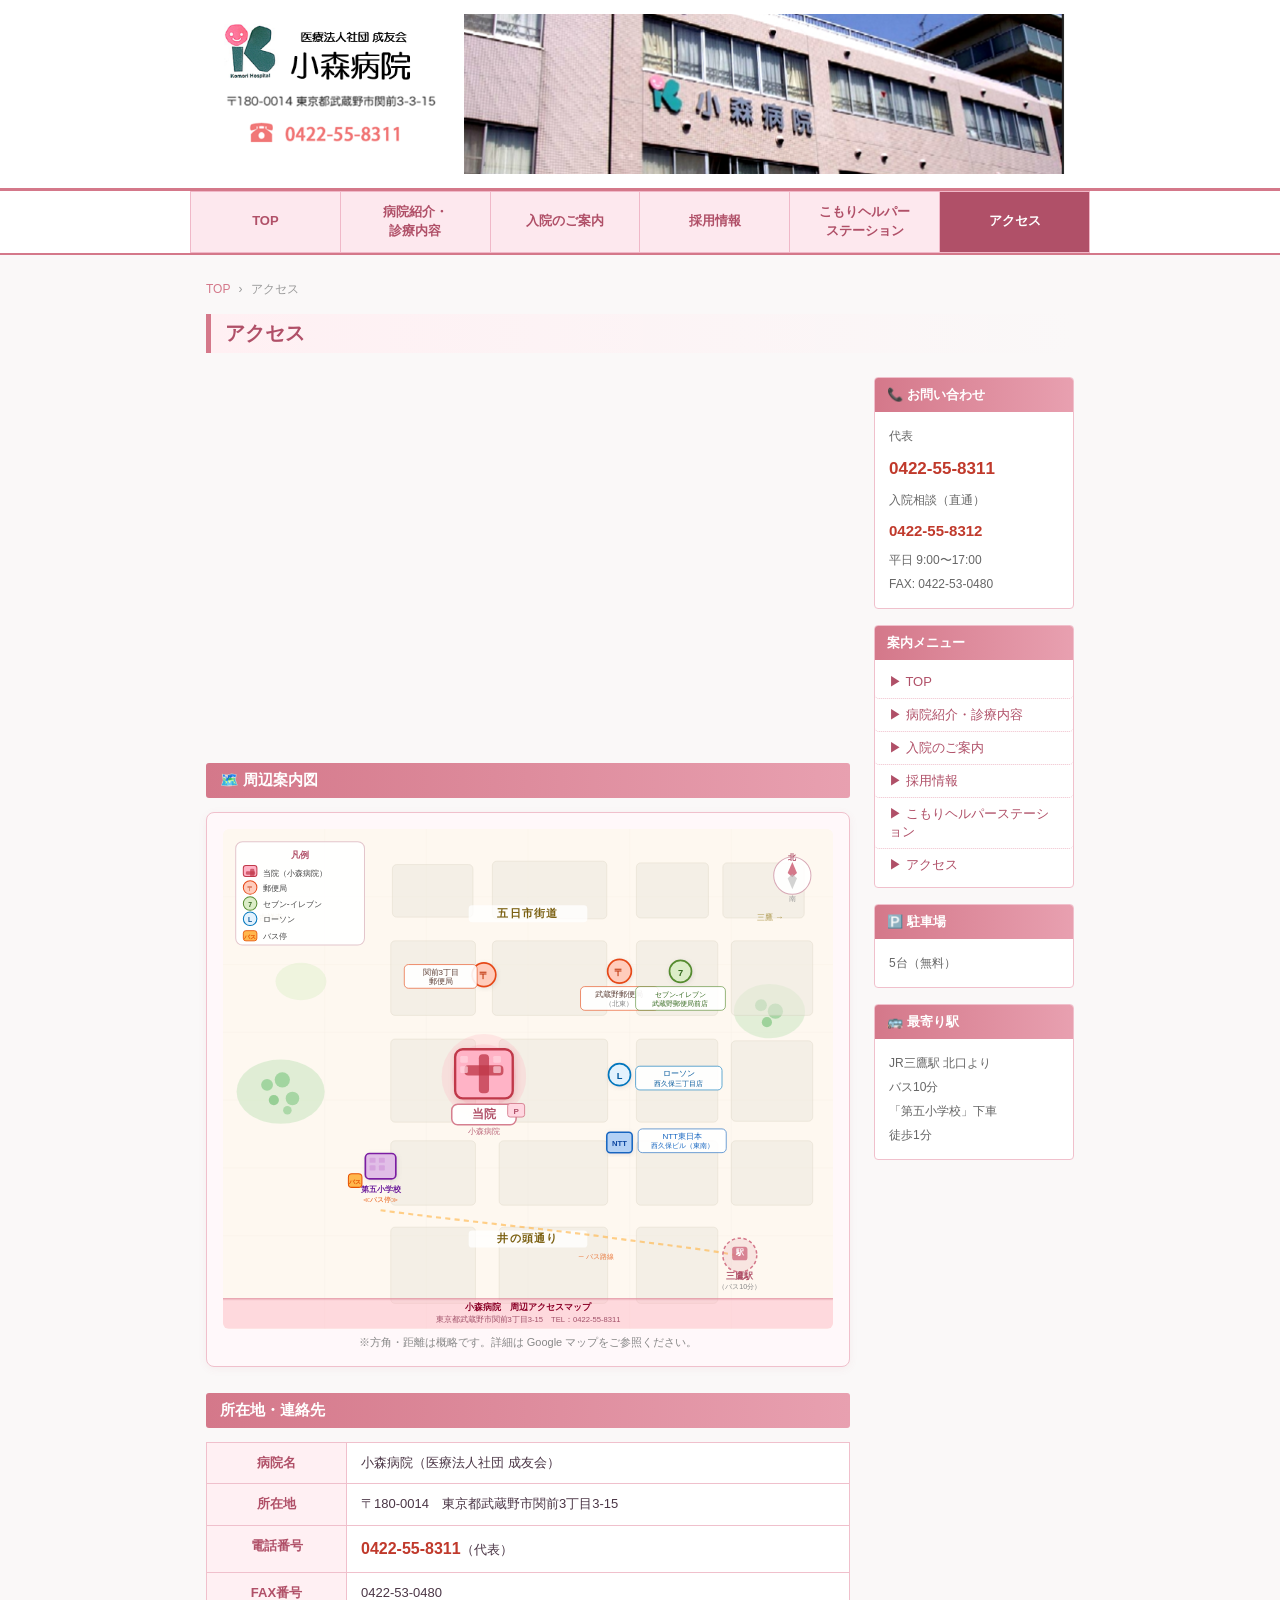
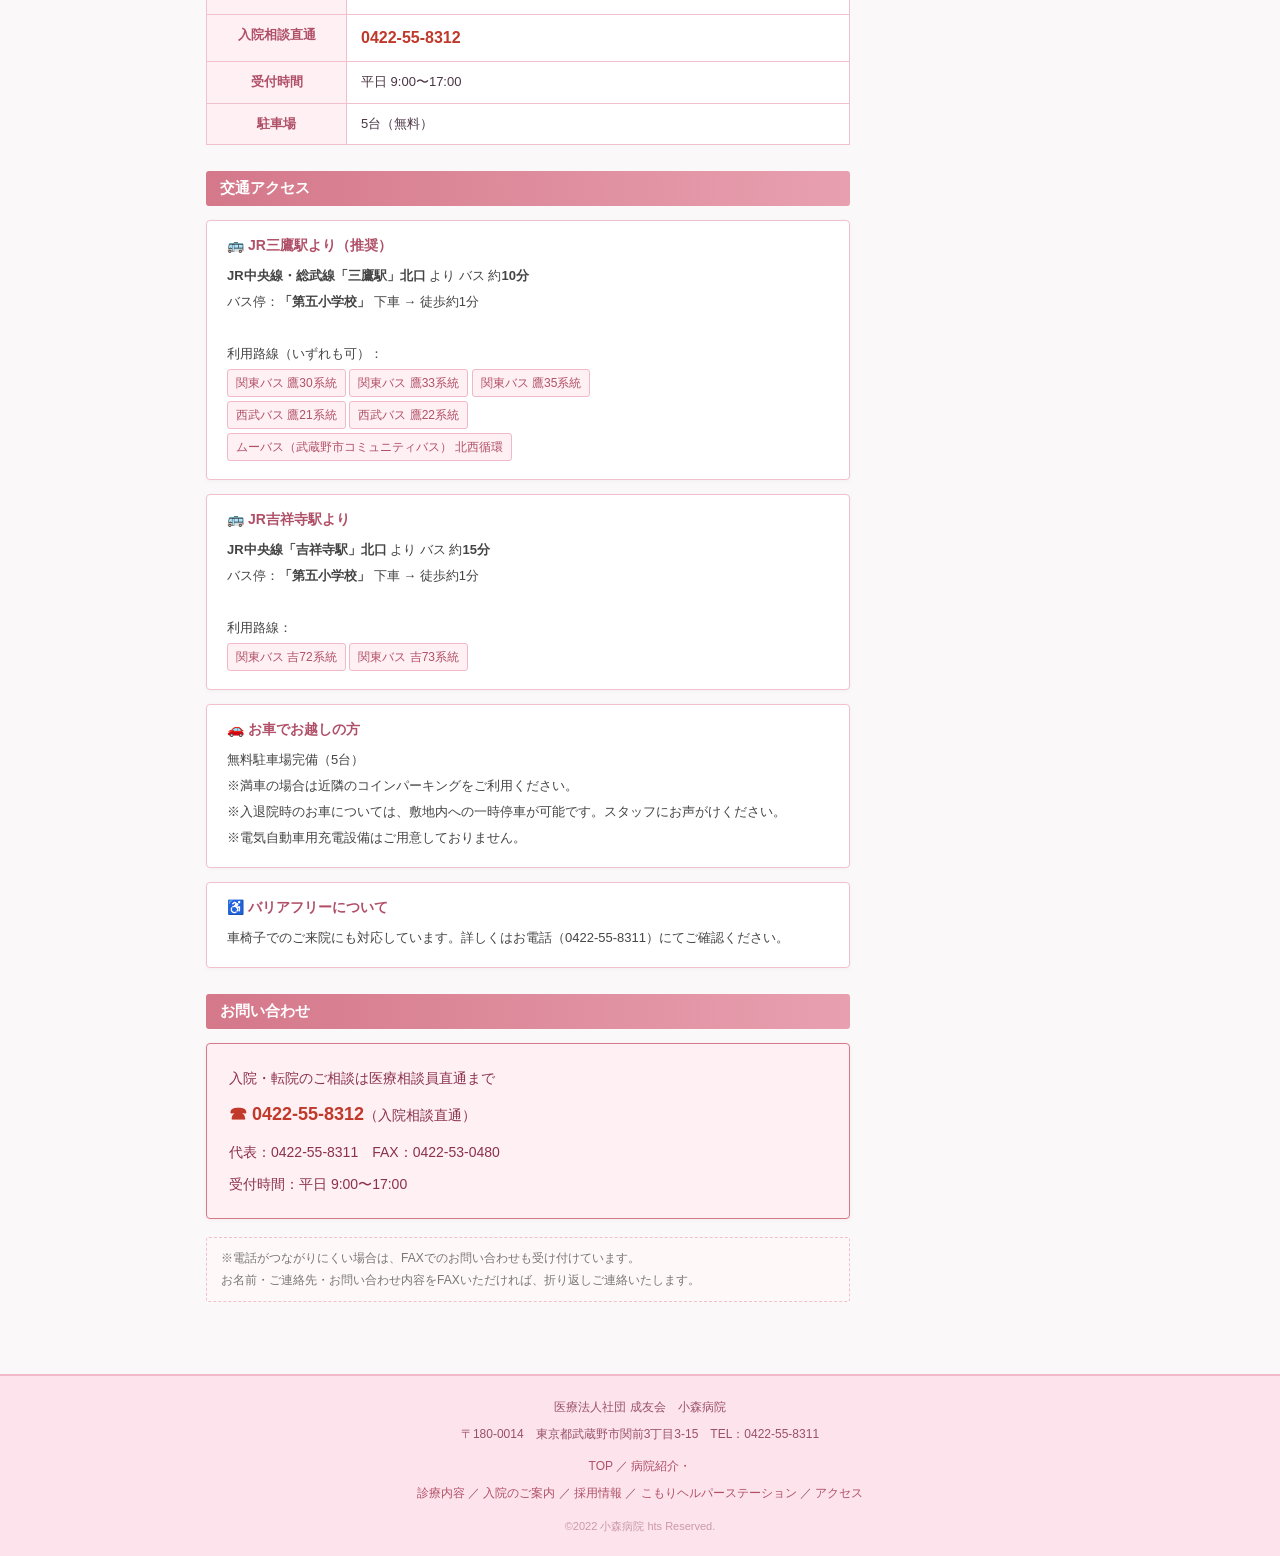
<file: access.html>
﻿<!DOCTYPE html>
<html lang="ja">
<head>
  <meta charset="UTF-8">
  <meta name="viewport" content="width=device-width, initial-scale=1.0">
  <title>アクセス｜小森病院</title>
  <meta name="description" content="小森病院（東京都武蔵野市関前3-3-15）へのアクセスをご案内します。JR三鷹駅北口よりバス10分「第五小学校」下車徒歩1分。駐車場5台（無料）。">
  <link rel="stylesheet" href="style.css">
  <style>
    .map-area {
      width: 100%;
      height: 320px;
      background: linear-gradient(145deg, #f5c8d4, #e8a0b0);
      border-radius: 4px;
      display: flex;
      flex-direction: column;
      align-items: center;
      justify-content: center;
      color: #fff;
      font-size: 13px;
      gap: 10px;
      margin-bottom: 20px;
      border: 1px solid #f0c0cc;
    }
    .map-area .map-icon { font-size: 48px; }
    .map-area p { opacity: .85; }

    .route-box {
      background: #fff;
      border: 1px solid #f0c0cc;
      border-radius: 4px;
      padding: 16px 20px;
      margin-bottom: 14px;
      box-shadow: 0 1px 4px rgba(0,0,0,0.04);
    }
    .route-box h3 {
      font-size: 14px;
      font-weight: bold;
      color: #b05068;
      margin-bottom: 8px;
      display: flex;
      align-items: center;
      gap: 8px;
    }
    .route-box p {
      font-size: 13px;
      color: #444;
      line-height: 2;
    }
    .route-box .bus-line {
      display: inline-block;
      background: #fff0f3;
      border: 1px solid #f0b8c8;
      border-radius: 3px;
      padding: 1px 8px;
      font-size: 12px;
      color: #b05068;
      margin: 2px 0;
    }

    /* ── Pattern F: ホバーエフェクト & トランジション ── */
    .info-table tr { transition: background .12s; }
    .info-table tr:hover td,
    .info-table tr:hover th { background: #fff8fa; }
    .route-box { transition: box-shadow .18s, transform .15s; cursor: default; }
    .route-box:hover {
      box-shadow: 0 6px 18px rgba(180,100,120,0.13);
      transform: translateY(-2px);
    }
    .sidebar-box { transition: box-shadow .18s; }
    .sidebar-box:hover { box-shadow: 0 4px 14px rgba(180,100,120,0.10); }
    .sidebar-links li a {
      transition: background .12s, padding-left .12s;
      border-radius: 4px; display: block;
    }
    .sidebar-links li a:hover { background: #fff0f3; padding-left: 14px; }
    .card { transition: box-shadow .18s; }
    .card:hover { box-shadow: 0 4px 14px rgba(180,100,120,0.10); }
    /* ── 周辺案内図 ── */
    .access-map-wrap {
      background: #fff8fa;
      border: 1px solid #f0c0cc;
      border-radius: 8px;
      padding: 16px;
      margin-bottom: 22px;
      box-shadow: 0 2px 8px rgba(180,100,120,0.07);
    }
    .access-map-wrap svg {
      width: 100%;
      height: auto;
      border-radius: 6px;
      display: block;
    }
    .access-map-note {
      font-size: 11px;
      color: #888;
      text-align: center;
      margin-top: 6px;
    }
  </style>
</head>
<body>

<header class="site-header">
  <div class="header-inner">
    <div class="header-logo">
      <img src="images/header_logo.png" alt="医療法人社団 成友会 小森病院">
    </div>
    <div class="header-photo">
      <img src="images/hospital_exterior.png" alt="小森病院 外観">
    </div>
  </div>
</header>

<nav class="site-nav">
  <div class="nav-inner">
    <a href="index.html">TOP</a>
    <a href="shinryo.html">病院紹介・<br>診療内容</a>
    <a href="nyuin.html">入院のご案内</a>
    <a href="boshu.html">採用情報</a>
    <a href="helper.html">こもりヘルパー<br>ステーション</a>
    <a href="access.html" class="active">アクセス</a>
  </div>
</nav>

<div class="page-wrap">
  <p class="breadcrumb"><a href="index.html">TOP</a> <span>›</span> アクセス</p>
  <h1 class="page-title">アクセス</h1>

  <div class="content-grid">
    <main class="main-content">

      <!-- Googleマップ -->
      <div style="margin-bottom:20px;">
        <iframe
          src="https://maps.google.com/maps?q=%E6%9D%B1%E4%BA%AC%E9%83%BD%E6%AD%A6%E8%94%B5%E9%87%8E%E5%B8%82%E9%96%A2%E5%89%8D3%E4%B8%81%E7%9B%AE3-15&output=embed&hl=ja"
          width="100%" height="360"
          style="border:0; border-radius:6px; display:block;"
          allowfullscreen loading="lazy"
          referrerpolicy="no-referrer-when-downgrade"
          title="小森病院 地図（東京都武蔵野市関前3丁目3-15）">
        </iframe>

      <!-- 周辺案内図（手描き風SVG）-->
      <h2 class="section-heading">🗺️ 周辺案内図</h2>
      <div class="access-map-wrap">
<svg viewBox="0 0 720 590" xmlns="http://www.w3.org/2000/svg"
     font-family="'Hiragino Maru Gothic ProN','BIZ UDPGothic','Meiryo',sans-serif">
<defs>
  <!-- 手書き風ゆらぎフィルタ -->
  <filter id="hd" x="-6%" y="-6%" width="112%" height="112%">
    <feTurbulence type="fractalNoise" baseFrequency="0.028" numOctaves="4" seed="11" result="n"/>
    <feDisplacementMap in="SourceGraphic" in2="n" scale="2.2" xChannelSelector="R" yChannelSelector="G"/>
  </filter>
  <!-- ドロップシャドウ（病院用） -->
  <filter id="shadow" x="-20%" y="-20%" width="140%" height="140%">
    <feDropShadow dx="1.5" dy="2.5" stdDeviation="4" flood-color="#c0394a" flood-opacity="0.22"/>
  </filter>
  <!-- 薄いシャドウ（ランドマーク用） -->
  <filter id="lshadow" x="-20%" y="-20%" width="140%" height="140%">
    <feDropShadow dx="1" dy="1.5" stdDeviation="2.5" flood-color="#888" flood-opacity="0.18"/>
  </filter>
</defs>

<!-- ══════════════════════════════════
     背景
══════════════════════════════════ -->
<rect width="720" height="590" fill="#fef8f0" rx="0"/>

<!-- 薄い格子（紙のテクスチャ風） -->
<g opacity="0.18" stroke="#d8c8b8" stroke-width="0.4">
  <line x1="0" y1="80" x2="720" y2="80"/>
  <line x1="0" y1="160" x2="720" y2="160"/>
  <line x1="0" y1="240" x2="720" y2="240"/>
  <line x1="0" y1="320" x2="720" y2="320"/>
  <line x1="0" y1="400" x2="720" y2="400"/>
  <line x1="0" y1="480" x2="720" y2="480"/>
  <line x1="120" y1="0" x2="120" y2="590"/>
  <line x1="240" y1="0" x2="240" y2="590"/>
  <line x1="360" y1="0" x2="360" y2="590"/>
  <line x1="480" y1="0" x2="480" y2="590"/>
  <line x1="600" y1="0" x2="600" y2="590"/>
</g>

<!-- ══════════════════════════════════
     緑地・公園
══════════════════════════════════ -->
<ellipse cx="68" cy="310" rx="52" ry="38" fill="#c8e6c0" opacity="0.55"/>
<circle cx="52" cy="302" r="7" fill="#81c784" opacity="0.65"/>
<circle cx="70" cy="296" r="9" fill="#81c784" opacity="0.65"/>
<circle cx="60" cy="320" r="6" fill="#66bb6a" opacity="0.6"/>
<circle cx="82" cy="318" r="8" fill="#81c784" opacity="0.6"/>
<circle cx="76" cy="332" r="5" fill="#81c784" opacity="0.55"/>

<ellipse cx="645" cy="215" rx="42" ry="32" fill="#c8e6c0" opacity="0.5"/>
<circle cx="635" cy="208" r="7" fill="#81c784" opacity="0.6"/>
<circle cx="652" cy="215" r="9" fill="#81c784" opacity="0.6"/>
<circle cx="642" cy="228" r="6" fill="#66bb6a" opacity="0.55"/>

<ellipse cx="92" cy="180" rx="30" ry="22" fill="#dcedc8" opacity="0.45"/>

<!-- ══════════════════════════════════
     建物ブロック（街区背景）
══════════════════════════════════ -->
<!-- 北ゾーン（五日市街道より北）-->
<rect x="200" y="42" width="95"  height="62" rx="5" fill="#ede9de" stroke="#ccc4b0" stroke-width="0.6" opacity="0.55"/>
<rect x="318" y="38" width="135" height="68" rx="5" fill="#ede9de" stroke="#ccc4b0" stroke-width="0.6" opacity="0.55"/>
<rect x="488" y="40" width="85"  height="65" rx="5" fill="#ede9de" stroke="#ccc4b0" stroke-width="0.6" opacity="0.55"/>
<rect x="590" y="40" width="96"  height="65" rx="5" fill="#ede9de" stroke="#ccc4b0" stroke-width="0.6" opacity="0.55"/>

<!-- 中北ゾーン（五日市街道〜横断路） -->
<rect x="198" y="132" width="100" height="88" rx="5" fill="#ede9de" stroke="#ccc4b0" stroke-width="0.6" opacity="0.55"/>
<rect x="318" y="132" width="135" height="88" rx="5" fill="#ede9de" stroke="#ccc4b0" stroke-width="0.6" opacity="0.55"/>
<rect x="488" y="132" width="96"  height="88" rx="5" fill="#ede9de" stroke="#ccc4b0" stroke-width="0.6" opacity="0.55"/>
<rect x="600" y="132" width="96"  height="88" rx="5" fill="#ede9de" stroke="#ccc4b0" stroke-width="0.6" opacity="0.55"/>

<!-- 中ゾーン（病院周辺） -->
<rect x="198" y="248" width="100" height="98" rx="5" fill="#ede9de" stroke="#ccc4b0" stroke-width="0.6" opacity="0.55"/>
<!-- 病院の場所は後で上書き -->
<rect x="326" y="248" width="128" height="98" rx="5" fill="#ede9de" stroke="#ccc4b0" stroke-width="0.6" opacity="0.55"/>
<rect x="488" y="248" width="96"  height="98" rx="5" fill="#ede9de" stroke="#ccc4b0" stroke-width="0.6" opacity="0.55"/>
<rect x="600" y="250" width="96"  height="95" rx="5" fill="#ede9de" stroke="#ccc4b0" stroke-width="0.6" opacity="0.55"/>

<!-- 中南ゾーン -->
<rect x="198" y="368" width="100" height="76" rx="5" fill="#ede9de" stroke="#ccc4b0" stroke-width="0.6" opacity="0.55"/>
<rect x="326" y="368" width="128" height="76" rx="5" fill="#ede9de" stroke="#ccc4b0" stroke-width="0.6" opacity="0.55"/>
<rect x="488" y="368" width="96"  height="76" rx="5" fill="#ede9de" stroke="#ccc4b0" stroke-width="0.6" opacity="0.55"/>
<rect x="600" y="368" width="96"  height="76" rx="5" fill="#ede9de" stroke="#ccc4b0" stroke-width="0.6" opacity="0.55"/>

<!-- 南ゾーン（井の頭通りより南）-->
<rect x="198" y="470" width="100" height="90" rx="5" fill="#ede9de" stroke="#ccc4b0" stroke-width="0.6" opacity="0.55"/>
<rect x="326" y="470" width="128" height="90" rx="5" fill="#ede9de" stroke="#ccc4b0" stroke-width="0.6" opacity="0.55"/>
<rect x="488" y="470" width="96"  height="90" rx="5" fill="#ede9de" stroke="#ccc4b0" stroke-width="0.6" opacity="0.55"/>

<!-- ══════════════════════════════════
     道路（手書き風フィルタ適用）
══════════════════════════════════ -->
<g filter="url(#hd)">

  <!-- ── 五日市街道（東西・主要道路）── -->
  <!-- 路肩ライン（影） -->
  <path d="M -5,117 C 90,113 200,120 360,115 C 520,110 628,118 725,114"
        stroke="#c8a830" stroke-width="31" fill="none" stroke-linecap="round" opacity="0.22"/>
  <!-- 路面 -->
  <path d="M -5,115 C 90,111 200,118 360,113 C 520,108 628,116 725,112"
        stroke="#f5e07c" stroke-width="28" fill="none" stroke-linecap="round"/>
  <!-- 中央破線 -->
  <path d="M -5,115 C 90,111 200,118 360,113 C 520,108 628,116 725,112"
        stroke="white" stroke-width="2.5" fill="none" stroke-dasharray="14,16" opacity="0.72" stroke-linecap="round"/>

  <!-- ── 井の頭通り（東西・主要道路）── -->
  <path d="M -5,459 C 90,455 200,462 360,457 C 520,452 628,460 725,456"
        stroke="#c8a830" stroke-width="31" fill="none" stroke-linecap="round" opacity="0.22"/>
  <path d="M -5,457 C 90,453 200,460 360,455 C 520,450 628,458 725,454"
        stroke="#f5e07c" stroke-width="28" fill="none" stroke-linecap="round"/>
  <path d="M -5,457 C 90,453 200,460 360,455 C 520,450 628,458 725,454"
        stroke="white" stroke-width="2.5" fill="none" stroke-dasharray="14,16" opacity="0.72" stroke-linecap="round"/>

  <!-- ── 西側南北道路（x≈186）── -->
  <path d="M 187,-5 C 185,90 184,180 186,270 C 188,360 186,448 187,595"
        stroke="#f5e07c" stroke-width="17" fill="none" stroke-linecap="round"/>

  <!-- ── 病院前南北道路（x≈308）── -->
  <path d="M 309,-5 C 307,90 306,180 308,270 C 310,360 308,448 309,595"
        stroke="#f5e07c" stroke-width="17" fill="none" stroke-linecap="round"/>

  <!-- ── 東側南北道路（x≈468）── -->
  <path d="M 469,-5 C 467,90 466,180 468,270 C 470,360 468,448 469,595"
        stroke="#f5e07c" stroke-width="17" fill="none" stroke-linecap="round"/>

  <!-- ── 東西横断路１（y≈232）── -->
  <path d="M 162,233 C 218,230 278,234 345,231 C 412,228 452,232 560,229"
        stroke="#f8ec9e" stroke-width="13" fill="none" stroke-linecap="round"/>

  <!-- ── 東西横断路２（y≈358）── -->
  <path d="M 162,359 C 218,356 278,360 345,357 C 412,354 452,358 560,355"
        stroke="#f8ec9e" stroke-width="13" fill="none" stroke-linecap="round"/>

  <!-- ── 郵便局前小路（武蔵野郵便局〜セブン連絡）y≈168 ── -->
  <path d="M 469,168 C 492,166 514,168 540,167"
        stroke="#f8ec9e" stroke-width="11" fill="none" stroke-linecap="round"/>

</g><!-- /filter -->

<!-- ══════════════════════════════════
     道路名ラベル
══════════════════════════════════ -->
<!-- 五日市街道 -->
<rect x="290" y="90" width="140" height="20" rx="4" fill="white" opacity="0.78"/>
<text x="360" y="104" text-anchor="middle" font-size="13" font-weight="bold"
      fill="#7a5f10" letter-spacing="1.5">五日市街道</text>

<!-- 方向表示 -->
<text x="30"  y="108" font-size="10" fill="#a08830" opacity="0.85">← 吉祥寺</text>
<text x="630" y="108" font-size="10" fill="#a08830" opacity="0.85">三鷹 →</text>

<!-- 井の頭通り -->
<rect x="290" y="474" width="140" height="20" rx="4" fill="white" opacity="0.78"/>
<text x="360" y="488" text-anchor="middle" font-size="13" font-weight="bold"
      fill="#7a5f10" letter-spacing="1.5">井の頭通り</text>

<!-- ══════════════════════════════════
     ランドマーク
══════════════════════════════════ -->

<!-- ─────────────────────────────────
     ① 小森病院（当院）★ 最重要
───────────────────────────────── -->
<!-- アウラ（外光り） -->
<circle cx="308" cy="292" r="50" fill="#ffb6c1" opacity="0.28"/>
<circle cx="308" cy="292" r="38" fill="#ff8fab" opacity="0.16"/>
<!-- 建物本体 -->
<rect x="274" y="260" width="68" height="58" rx="9"
      fill="#ffb3c6" stroke="#c0394a" stroke-width="2.8" filter="url(#shadow)"/>
<!-- 十字マーク -->
<rect x="302" y="266" width="12" height="46" rx="4.5" fill="#c0394a" opacity="0.78"/>
<rect x="285" y="279" width="46" height="12" rx="4.5" fill="#c0394a" opacity="0.78"/>
<!-- 窓 -->
<rect x="280" y="268" width="9" height="8" rx="1.5" fill="#ffd6e0" opacity="0.7"/>
<rect x="280" y="280" width="9" height="8" rx="1.5" fill="#ffd6e0" opacity="0.7"/>
<rect x="319" y="268" width="9" height="8" rx="1.5" fill="#ffd6e0" opacity="0.7"/>
<rect x="319" y="280" width="9" height="8" rx="1.5" fill="#ffd6e0" opacity="0.7"/>
<!-- 「当院」ラベル -->
<rect x="270" y="325" width="76" height="24" rx="7" fill="white" opacity="0.94" stroke="#d4788a" stroke-width="1.8"/>
<text x="308" y="341" text-anchor="middle" font-size="14" font-weight="bold" fill="#b05068">当院</text>
<!-- サブ（病院名） -->
<text x="308" y="360" text-anchor="middle" font-size="9.5" fill="#b05068" opacity="0.85">小森病院</text>
<!-- P マーク（駐車場） -->
<circle cx="280" cy="328" r="0" fill="none"/>
<rect x="336" y="324" width="20" height="16" rx="3" fill="#ffd6e0" stroke="#d4788a" stroke-width="1"/>
<text x="346" y="336" text-anchor="middle" font-size="9.5" font-weight="bold" fill="#b05068">P</text>

<!-- ─────────────────────────────────
     ② 関前3丁目郵便局（北）
───────────────────────────────── -->
<circle cx="308" cy="172" r="14" fill="#ffccbc" stroke="#e64a19" stroke-width="2" filter="url(#lshadow)"/>
<text x="308" y="177" text-anchor="middle" font-size="12" font-weight="bold" fill="#bf360c">〒</text>
<!-- ラベル（左側）-->
<rect x="214" y="160" width="86" height="28" rx="5" fill="white" opacity="0.9" stroke="#e64a19" stroke-width="0.8"/>
<text x="257" y="172" text-anchor="middle" font-size="9.5" fill="#5d4037">関前3丁目</text>
<text x="257" y="183" text-anchor="middle" font-size="9.5" fill="#5d4037">郵便局</text>

<!-- ─────────────────────────────────
     ③ 武蔵野郵便局（北東）
───────────────────────────────── -->
<circle cx="468" cy="168" r="14" fill="#ffccbc" stroke="#e64a19" stroke-width="2" filter="url(#lshadow)"/>
<text x="468" y="173" text-anchor="middle" font-size="12" font-weight="bold" fill="#bf360c">〒</text>
<!-- ラベル（下）-->
<rect x="422" y="186" width="92" height="28" rx="5" fill="white" opacity="0.9" stroke="#e64a19" stroke-width="0.8"/>
<text x="468" y="198" text-anchor="middle" font-size="9.5" fill="#5d4037">武蔵野郵便局</text>
<text x="468" y="209" text-anchor="middle" font-size="8.5" fill="#888">（北東）</text>

<!-- ─────────────────────────────────
     ④ セブンイレブン武蔵野郵便局前店（郵便局隣）
───────────────────────────────── -->
<circle cx="540" cy="168" r="13" fill="#dcedc8" stroke="#558b2f" stroke-width="2" filter="url(#lshadow)"/>
<text x="540" y="173" text-anchor="middle" font-size="11" font-weight="bold" fill="#33691e">7</text>
<!-- ラベル（下）-->
<rect x="487" y="186" width="106" height="28" rx="5" fill="white" opacity="0.9" stroke="#558b2f" stroke-width="0.8"/>
<text x="540" y="198" text-anchor="middle" font-size="8.5" fill="#33691e">セブン-イレブン</text>
<text x="540" y="209" text-anchor="middle" font-size="8.5" fill="#33691e">武蔵野郵便局前店</text>

<!-- ─────────────────────────────────
     ⑤ ローソン西久保三丁目店（東）
───────────────────────────────── -->
<circle cx="468" cy="290" r="13" fill="#e3f2fd" stroke="#0277bd" stroke-width="2" filter="url(#lshadow)"/>
<text x="468" y="295" text-anchor="middle" font-size="11" font-weight="bold" fill="#01579b">L</text>
<!-- ラベル（右）-->
<rect x="487" y="280" width="102" height="28" rx="5" fill="white" opacity="0.9" stroke="#0277bd" stroke-width="0.8"/>
<text x="538" y="292" text-anchor="middle" font-size="9.5" fill="#01579b">ローソン</text>
<text x="538" y="303" text-anchor="middle" font-size="8.5" fill="#01579b">西久保三丁目店</text>

<!-- ─────────────────────────────────
     ⑥ NTT東日本西久保ビル（東南）
───────────────────────────────── -->
<rect x="453" y="358" width="30" height="24" rx="4" fill="#b3d1f5" stroke="#1565c0" stroke-width="1.8" filter="url(#lshadow)"/>
<text x="468" y="374" text-anchor="middle" font-size="9" font-weight="bold" fill="#0d47a1">NTT</text>
<!-- ラベル（右）-->
<rect x="490" y="354" width="104" height="28" rx="5" fill="white" opacity="0.9" stroke="#1565c0" stroke-width="0.8"/>
<text x="542" y="366" text-anchor="middle" font-size="9.5" fill="#1565c0">NTT東日本</text>
<text x="542" y="377" text-anchor="middle" font-size="8.5" fill="#1565c0">西久保ビル（東南）</text>

<!-- ─────────────────────────────────
     ⑦ 第五小学校 ＋ バス停（南西）
───────────────────────────────── -->
<rect x="168" y="383" width="36" height="30" rx="5" fill="#e1bee7" stroke="#7b1fa2" stroke-width="2" filter="url(#lshadow)"/>
<!-- 窓 -->
<rect x="173" y="388" width="7" height="6" rx="1" fill="#ce93d8" opacity="0.6"/>
<rect x="184" y="388" width="7" height="6" rx="1" fill="#ce93d8" opacity="0.6"/>
<rect x="173" y="397" width="7" height="6" rx="1" fill="#ce93d8" opacity="0.6"/>
<rect x="184" y="397" width="7" height="6" rx="1" fill="#ce93d8" opacity="0.6"/>
<text x="186" y="428" text-anchor="middle" font-size="9.5" font-weight="bold" fill="#6a1b9a">第五小学校</text>
<!-- バス停マーク -->
<rect x="148" y="407" width="16" height="16" rx="4" fill="#ffb74d" stroke="#e65100" stroke-width="1.2"/>
<text x="156" y="419" text-anchor="middle" font-size="7.5" font-weight="bold" fill="#e65100">バス</text>
<text x="186" y="440" text-anchor="middle" font-size="8.5" fill="#e65100">≪バス停≫</text>

<!-- バスルートの波線（第五小学校→三鷹駅方向） -->
<path d="M 186,450 C 260,460 360,470 440,480 C 510,490 565,495 605,503"
      stroke="#ffb74d" stroke-width="2.5" fill="none" stroke-dasharray="6,5" opacity="0.65"/>
<text x="420" y="508" font-size="8" fill="#e65100" opacity="0.75">─ バス路線</text>

<!-- ─────────────────────────────────
     ⑧ 三鷹駅（南東・矢印）
───────────────────────────────── -->
<!-- 矢印記号 -->
<g transform="translate(610,503)">
  <circle cx="0" cy="0" r="20" fill="#d4788a" opacity="0.15"/>
  <circle cx="0" cy="0" r="20" stroke="#d4788a" stroke-width="1.8" fill="none" stroke-dasharray="4,3"/>
  <!-- 駅マーク -->
  <rect x="-9" y="-10" width="18" height="16" rx="3" fill="#d4788a" opacity="0.9"/>
  <text x="0" y="0" text-anchor="middle" font-size="9.5" font-weight="bold" fill="white">駅</text>
  <!-- ラベル -->
  <text x="0" y="28" text-anchor="middle" font-size="10.5" font-weight="bold" fill="#b05068">三鷹駅</text>
  <text x="0" y="40" text-anchor="middle" font-size="8.5" fill="#888">（バス10分）</text>
</g>

<!-- ══════════════════════════════════
     コンパス（北矢印）
══════════════════════════════════ -->
<g transform="translate(672,55)">
  <circle cx="0" cy="0" r="22" fill="white" opacity="0.9" stroke="#d4a0b0" stroke-width="1.2"/>
  <!-- 北（ピンク） -->
  <polygon points="0,-16 -5.5,-3 0,2 5.5,-3" fill="#d4788a"/>
  <!-- 南（グレー） -->
  <polygon points="0,16 -5.5,3 0,-2 5.5,3" fill="#bbb" opacity="0.65"/>
  <!-- N/S ラベル -->
  <text x="0" y="-19" text-anchor="middle" font-size="9" font-weight="bold" fill="#b05068">北</text>
  <text x="0" y="30" text-anchor="middle" font-size="8" fill="#999">南</text>
</g>

<!-- ══════════════════════════════════
     凡例
══════════════════════════════════ -->
<rect x="15" y="15" width="152" height="122" rx="8" fill="white" opacity="0.90" stroke="#e0c0c8" stroke-width="1.2"/>
<text x="91" y="34" text-anchor="middle" font-size="11" font-weight="bold" fill="#b05068">　凡例　</text>
<!-- 当院 -->
<rect x="24" y="43" width="16" height="13" rx="3" fill="#ffb3c6" stroke="#c0394a" stroke-width="1.2"/>
<rect x="32" y="47" width="5" height="9" rx="1.5" fill="#c0394a" opacity="0.7"/>
<rect x="27" y="50" width="11" height="4" rx="1.5" fill="#c0394a" opacity="0.7"/>
<text x="47" y="55" font-size="10" fill="#444">当院（小森病院）</text>
<!-- 郵便局 -->
<circle cx="32" cy="69" r="8" fill="#ffccbc" stroke="#e64a19" stroke-width="1.2"/>
<text x="32" y="73" text-anchor="middle" font-size="8" fill="#bf360c">〒</text>
<text x="47" y="73" font-size="10" fill="#444">郵便局</text>
<!-- コンビニ（7） -->
<circle cx="32" cy="88" r="8" fill="#dcedc8" stroke="#558b2f" stroke-width="1.2"/>
<text x="32" y="92" text-anchor="middle" font-size="8" font-weight="bold" fill="#33691e">7</text>
<text x="47" y="92" font-size="10" fill="#444">セブン-イレブン</text>
<!-- コンビニ（L） -->
<circle cx="32" cy="106" r="8" fill="#e3f2fd" stroke="#0277bd" stroke-width="1.2"/>
<text x="32" y="110" text-anchor="middle" font-size="8" font-weight="bold" fill="#01579b">L</text>
<text x="47" y="110" font-size="10" fill="#444">ローソン</text>
<!-- バス停 -->
<rect x="24" y="120" width="16" height="12" rx="3" fill="#ffb74d" stroke="#e65100" stroke-width="1"/>
<text x="32" y="130" text-anchor="middle" font-size="7" font-weight="bold" fill="#e65100">バス</text>
<text x="47" y="130" font-size="10" fill="#444">バス停</text>

<!-- ══════════════════════════════════
     タイトルバー（下部）
══════════════════════════════════ -->
<rect x="0" y="554" width="720" height="36" fill="#ffb3c6" opacity="0.45"/>
<rect x="0" y="554" width="720" height="1.5" fill="#d4788a" opacity="0.5"/>
<text x="360" y="568" text-anchor="middle" font-size="11" font-weight="bold" fill="#8b0027">小森病院　周辺アクセスマップ</text>
<text x="360" y="582" text-anchor="middle" font-size="9" fill="#a05068">東京都武蔵野市関前3丁目3-15　TEL：0422-55-8311</text>

</svg>
        <p class="access-map-note">※方角・距離は概略です。詳細は Google マップをご参照ください。</p>
      </div>

      <!-- 所在地 -->
      <h2 class="section-heading">所在地・連絡先</h2>
      <table class="info-table">
        <tr><th>病院名</th><td>小森病院（医療法人社団 成友会）</td></tr>
        <tr><th>所在地</th><td>〒180-0014　東京都武蔵野市関前3丁目3-15</td></tr>
        <tr><th>電話番号</th><td><strong style="font-size:16px; color:#c0392b;">0422-55-8311</strong>（代表）</td></tr>
        <tr><th>FAX番号</th><td>0422-53-0480</td></tr>
        <tr><th>入院相談直通</th><td><strong style="font-size:16px; color:#c0392b;">0422-55-8312</strong></td></tr>
        <tr><th>受付時間</th><td>平日 9:00〜17:00</td></tr>
        <tr><th>駐車場</th><td>5台（無料）</td></tr>
      </table>

      <!-- バスアクセス -->
      <h2 class="section-heading">交通アクセス</h2>

      <div class="route-box">
        <h3>🚌 JR三鷹駅より（推奨）</h3>
        <p>
          <strong>JR中央線・総武線「三鷹駅」北口</strong> より バス 約<strong>10分</strong><br>
          バス停：<strong>「第五小学校」</strong> 下車 → 徒歩約1分<br>
          <br>
          利用路線（いずれも可）：<br>
          <span class="bus-line">関東バス 鷹30系統</span>
          <span class="bus-line">関東バス 鷹33系統</span>
          <span class="bus-line">関東バス 鷹35系統</span><br>
          <span class="bus-line">西武バス 鷹21系統</span>
          <span class="bus-line">西武バス 鷹22系統</span><br>
          <span class="bus-line">ムーバス（武蔵野市コミュニティバス） 北西循環</span>
        </p>
      </div>

      <div class="route-box">
        <h3>🚌 JR吉祥寺駅より</h3>
        <p>
          <strong>JR中央線「吉祥寺駅」北口</strong> より バス 約<strong>15分</strong><br>
          バス停：<strong>「第五小学校」</strong> 下車 → 徒歩約1分<br>
          <br>
          利用路線：<br>
          <span class="bus-line">関東バス 吉72系統</span>
          <span class="bus-line">関東バス 吉73系統</span>
        </p>
      </div>

      <div class="route-box">
        <h3>🚗 お車でお越しの方</h3>
        <p>
          無料駐車場完備（5台）<br>
          ※満車の場合は近隣のコインパーキングをご利用ください。<br>
          ※入退院時のお車については、敷地内への一時停車が可能です。スタッフにお声がけください。<br>
          ※電気自動車用充電設備はご用意しておりません。
        </p>
      </div>

      <div class="route-box">
        <h3>♿ バリアフリーについて</h3>
        <p>
          車椅子でのご来院にも対応しています。詳しくはお電話（0422-55-8311）にてご確認ください。
        </p>
      </div>

      <!-- お問い合わせ -->
      <h2 class="section-heading">お問い合わせ</h2>
      <div class="card" style="background:#fff0f3; border-color:#d4788a;">
        <p style="font-size:14px; line-height:2.3; color:#8a3050;">
          入院・転院のご相談は医療相談員直通まで<br>
          <strong style="font-size:18px; color:#c0392b;">☎ 0422-55-8312</strong>（入院相談直通）<br>
          代表：0422-55-8311　FAX：0422-53-0480<br>
          受付時間：平日 9:00〜17:00
        </p>
      </div>
      <p class="note">
        ※電話がつながりにくい場合は、FAXでのお問い合わせも受け付けています。<br>
        お名前・ご連絡先・お問い合わせ内容をFAXいただければ、折り返しご連絡いたします。
      </p>

    </main>

    <aside class="sidebar">
      <div class="sidebar-box">
        <div class="sidebar-title">📞 お問い合わせ</div>
        <div class="sidebar-info">
          代表
          <span class="big-tel">0422-55-8311</span>
          入院相談（直通）
          <span class="big-tel" style="font-size:15px;">0422-55-8312</span>
          平日 9:00〜17:00<br>
          FAX: 0422-53-0480
        </div>
      </div>
      <div class="sidebar-box">
        <div class="sidebar-title">案内メニュー</div>
        <ul class="sidebar-links">
          <li><a href="index.html">▶ TOP</a></li>
          <li><a href="shinryo.html">▶ 病院紹介・診療内容</a></li>
          <li><a href="nyuin.html">▶ 入院のご案内</a></li>
          <li><a href="boshu.html">▶ 採用情報</a></li>
          <li><a href="helper.html">▶ こもりヘルパーステーション</a></li>
          <li><a href="access.html">▶ アクセス</a></li>
        </ul>
      </div>
      <div class="sidebar-box">
        <div class="sidebar-title">🅿️ 駐車場</div>
        <div class="sidebar-info">
          5台（無料）
        </div>
      </div>
      <div class="sidebar-box">
        <div class="sidebar-title">🚌 最寄り駅</div>
        <div class="sidebar-info">
          JR三鷹駅 北口より<br>
          バス10分<br>
          「第五小学校」下車<br>
          徒歩1分
        </div>
      </div>
    </aside>
  </div>
</div>

<footer class="site-footer">
  <p>医療法人社団 成友会　小森病院</p>
  <p>〒180-0014　東京都武蔵野市関前3丁目3-15　TEL：0422-55-8311</p>
  <p style="margin-top:6px;">
    <a href="index.html">TOP</a> ／ <a href="shinryo.html">病院紹介・<br>診療内容</a> ／ <a href="nyuin.html">入院のご案内</a> ／
    <a href="boshu.html">採用情報</a> ／ <a href="helper.html">こもりヘルパーステーション</a> ／ <a href="access.html">アクセス</a>
  </p>
  <p style="margin-top:8px; font-size:11px; opacity:.5;">©2022 小森病院 hts Reserved.</p>
</footer>

</body>
</html>
</file>
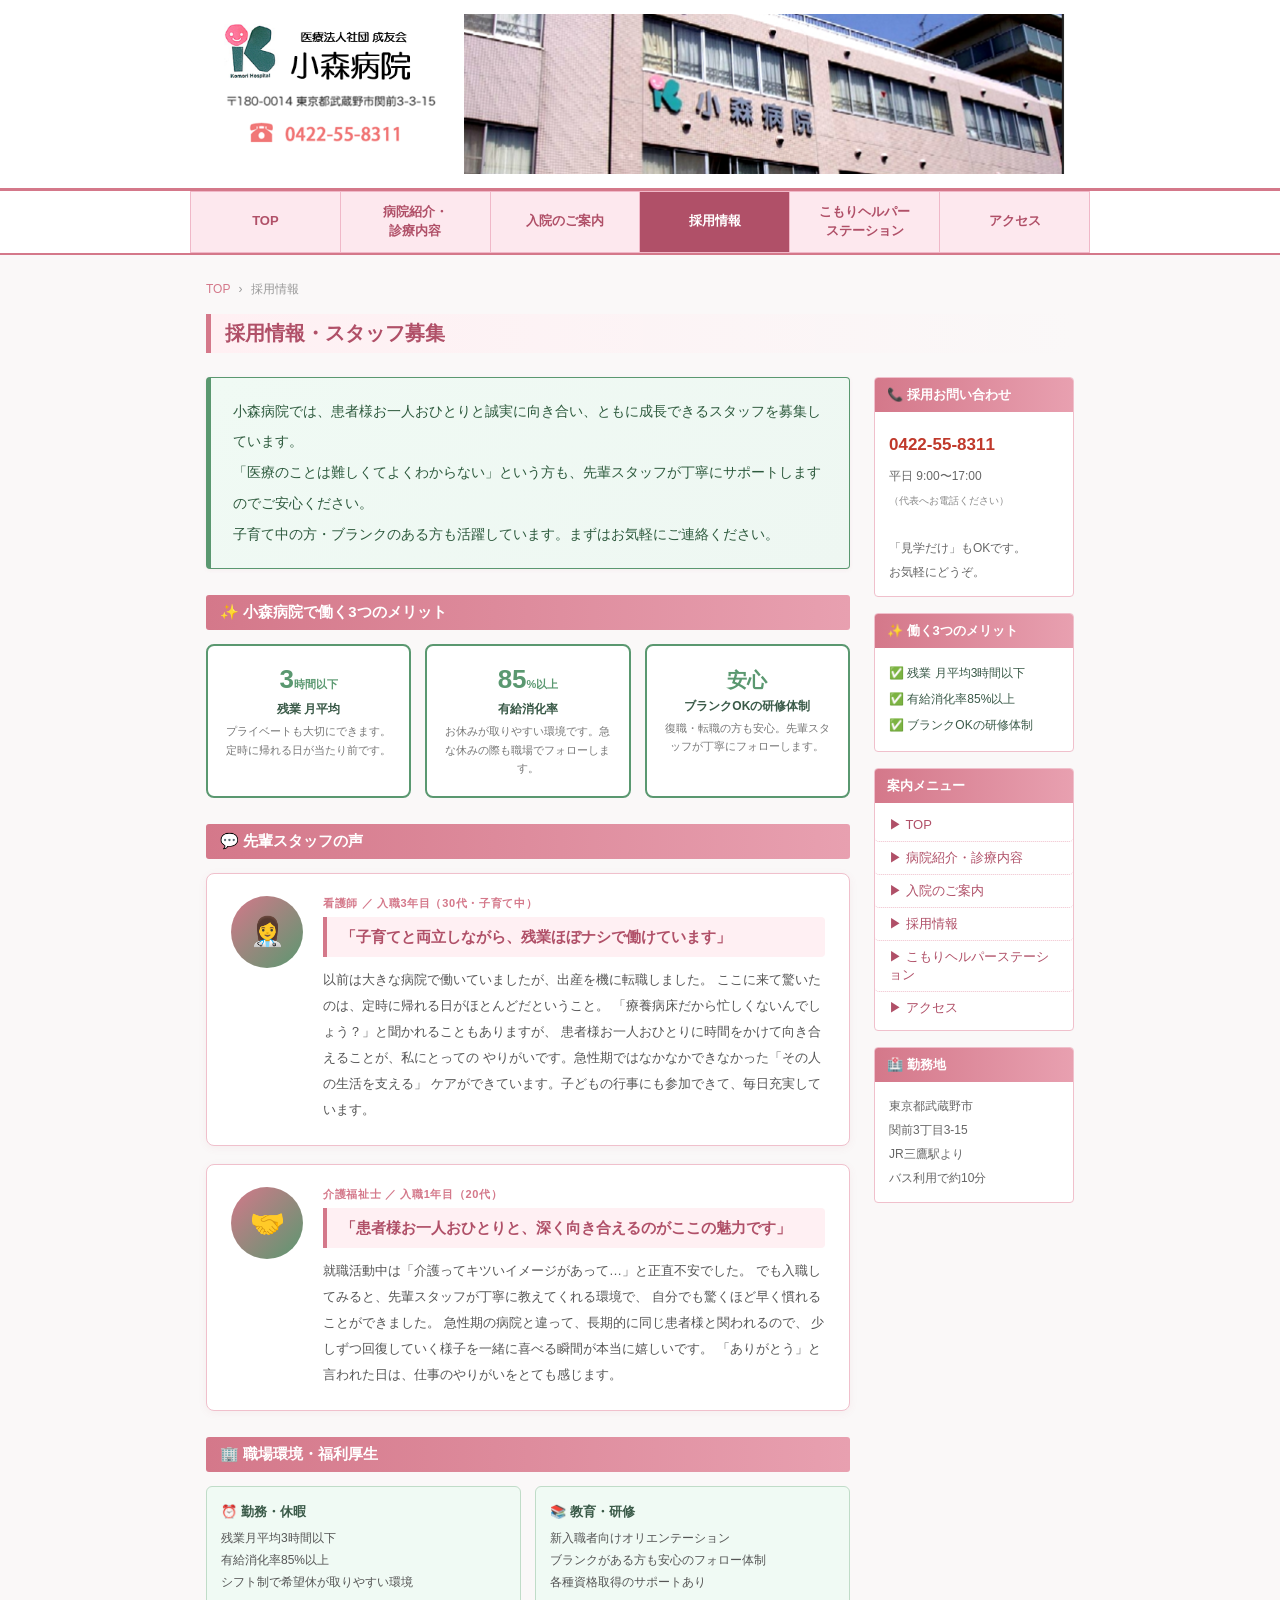
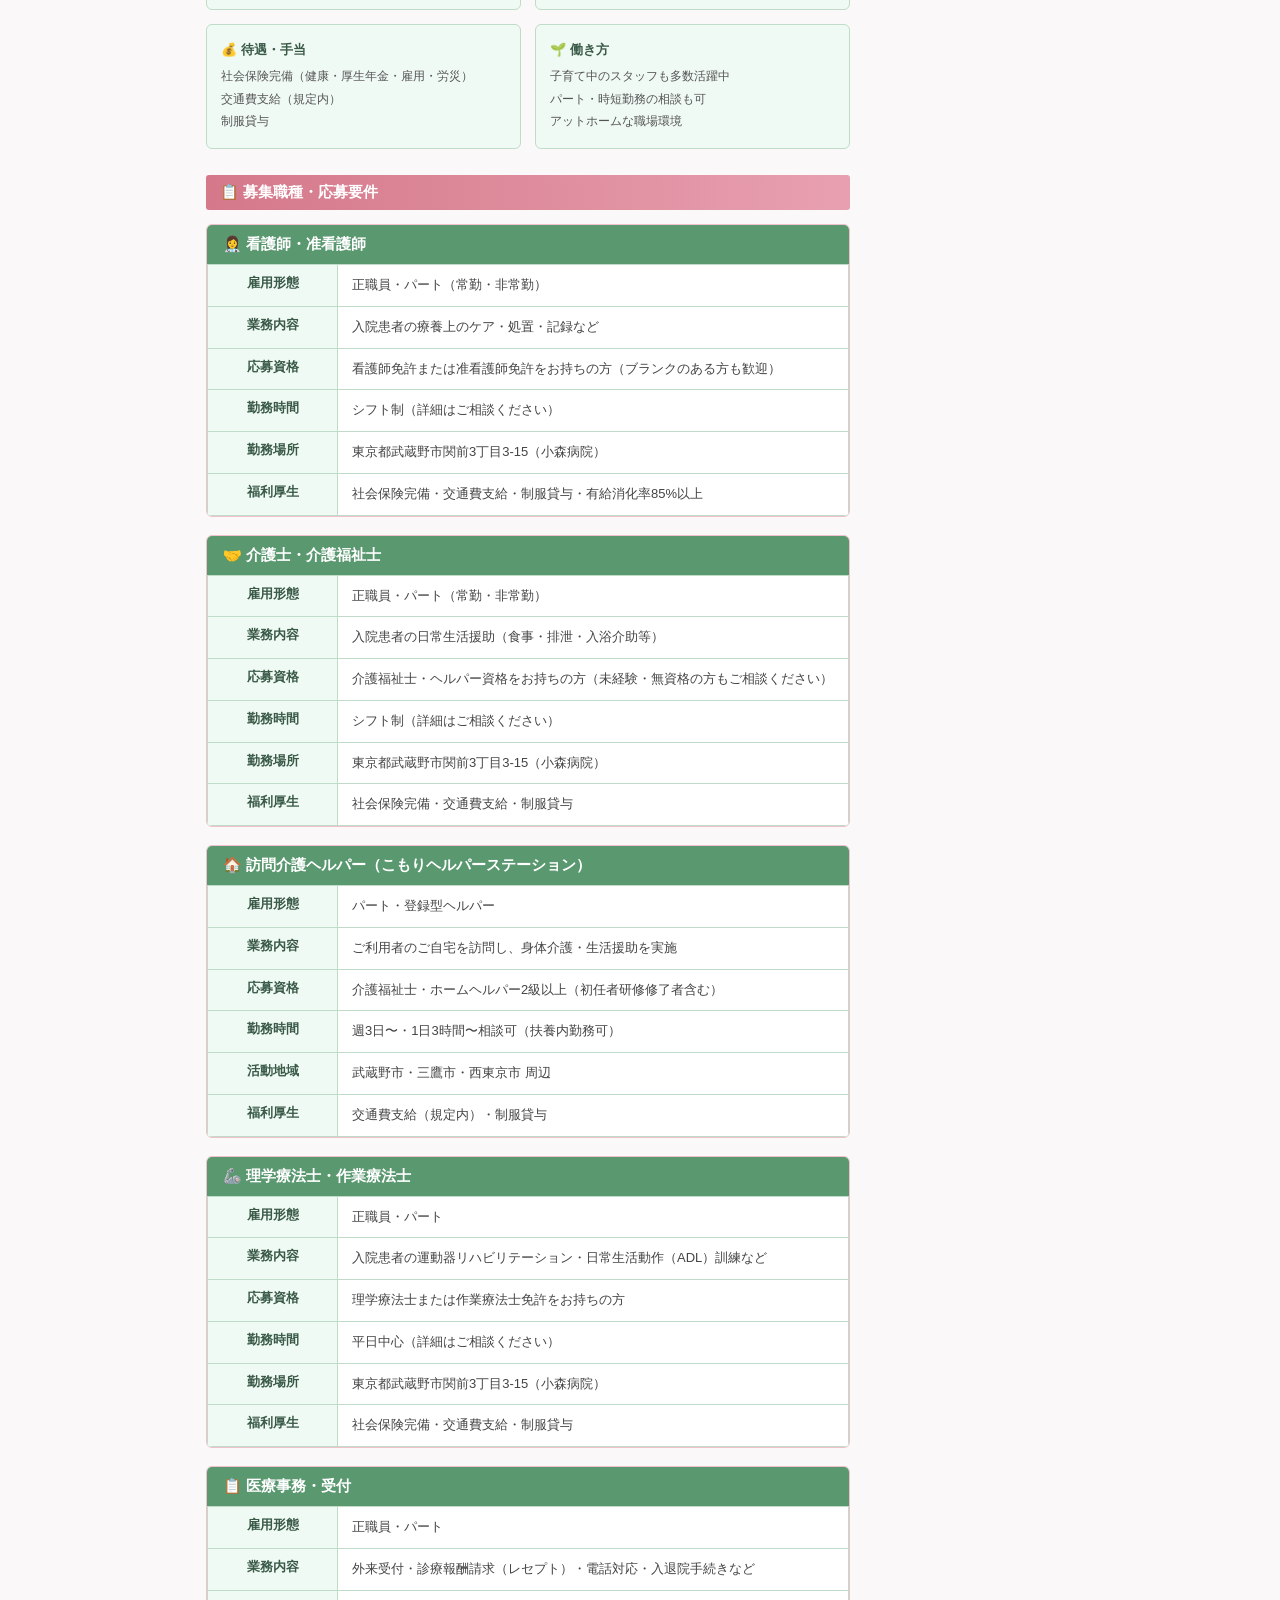
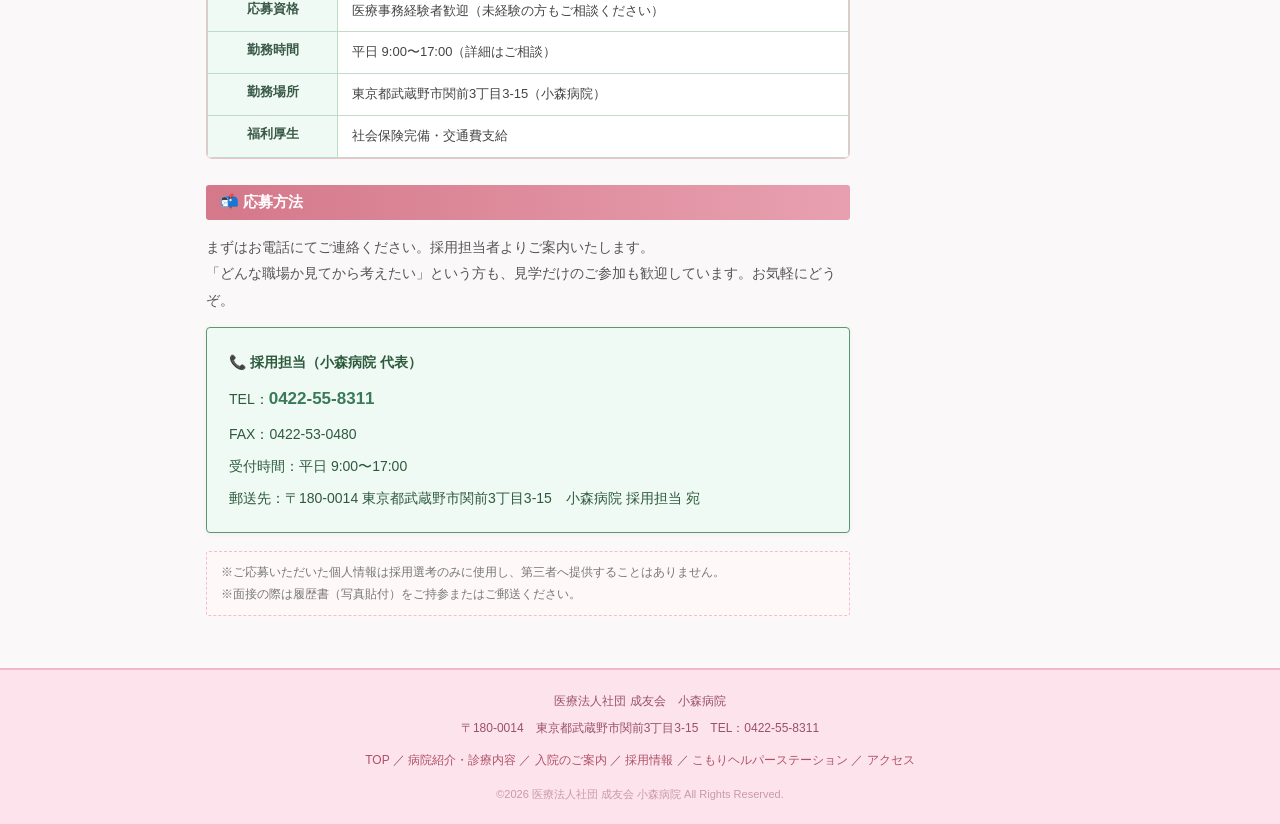
<file: boshu.html>
<!DOCTYPE html>
<html lang="ja">
<head>
  <meta charset="UTF-8">
  <meta name="viewport" content="width=device-width, initial-scale=1.0">
  <title>採用情報｜小森病院｜看護師・介護士・リハビリ職 募集中</title>
  <meta name="description" content="小森病院（東京都武蔵野市）のスタッフ採用情報。残業月平均3時間以下・有給消化率85%以上。看護師・介護福祉士・理学療法士など、働きやすい職場環境でご活躍ください。">
  <link rel="stylesheet" href="style.css">
  <style>
    /* ── ホバーエフェクト ── */
    .info-table tr:hover td,
    .info-table tr:hover th { background:#fff8fa; transition:background .1s; }
    .sidebar-box:hover { box-shadow:0 4px 14px rgba(180,100,120,0.10); }
    .sidebar-links li a { transition:background .12s, padding-left .12s; border-radius:4px; display:block; }
    .sidebar-links li a:hover { background:#fff0f3; padding-left:14px; }
    .card { transition:box-shadow .18s, transform .15s; }
    .card:hover { box-shadow:0 6px 18px rgba(180,100,120,0.12); transform:translateY(-2px); }
    .job-card { transition:box-shadow .18s, transform .15s; }
    .job-card:hover { box-shadow:0 6px 20px rgba(90,152,112,0.16); transform:translateY(-3px); }

    /* ── 働くメリット ── */
    .merit-grid { display:grid; grid-template-columns:repeat(3,1fr); gap:14px; margin-bottom:24px; }
    .merit-card { background:#fff; border:2px solid #5a9870; border-radius:8px; padding:18px 14px; text-align:center; }
    .merit-num { font-size:26px; font-weight:bold; color:#5a9870; line-height:1.2; }
    .merit-unit { font-size:11px; color:#5a9870; }
    .merit-label { font-size:12px; font-weight:bold; color:#3a5a48; margin:6px 0 4px; }
    .merit-note { font-size:11px; color:#777; line-height:1.7; }
    @media(max-width:760px){ .merit-grid{grid-template-columns:1fr 1fr; gap:10px;} }

    /* ── スタッフインタビュー ── */
    .interview-list { display:flex; flex-direction:column; gap:18px; margin-bottom:24px; }
    .interview-card {
      background:#fff;
      border:1px solid #f0c0cc;
      border-radius:8px;
      padding:22px 24px;
      display:flex;
      gap:20px;
      align-items:flex-start;
      box-shadow:0 2px 8px rgba(180,100,120,0.07);
    }
    .interview-avatar {
      flex-shrink:0;
      width:72px; height:72px;
      border-radius:50%;
      background:linear-gradient(135deg,#d4788a,#5a9870);
      display:flex;
      align-items:center;
      justify-content:center;
      font-size:28px;
      color:#fff;
    }
    .interview-body { flex:1; }
    .interview-meta { font-size:11px; font-weight:bold; color:#d4788a; margin-bottom:6px; letter-spacing:.06em; }
    .interview-quote {
      font-size:15px;
      font-weight:bold;
      color:#b05068;
      margin-bottom:10px;
      line-height:1.6;
      background:#fff0f3;
      border-left:4px solid #d4788a;
      padding:8px 14px;
      border-radius:0 4px 4px 0;
    }
    .interview-text { font-size:13px; color:#555; line-height:2; }
    @media(max-width:760px){
      .interview-card { flex-direction:column; align-items:center; text-align:center; gap:12px; }
      .interview-quote { text-align:left; }
      .interview-text { text-align:left; }
    }

    /* ── 採用カード ── */
    .job-card { background:#fff; border:1px solid #f0c0cc; border-radius:6px; margin-bottom:18px; overflow:hidden; }
    .job-card-head { background:#5a9870; color:#fff; font-weight:bold; font-size:15px; padding:10px 16px; display:flex; align-items:center; gap:8px; }
    .job-card-body table { width:100%; border-collapse:collapse; font-size:13px; }
    .job-card-body table th { background:#f0faf4; color:#3a5a48; font-weight:bold; padding:9px 14px; border:1px solid #c0dcc8; width:130px; vertical-align:top; white-space:nowrap; }
    .job-card-body table td { padding:9px 14px; border:1px solid #c0dcc8; line-height:1.75; color:#444; }

    /* ── 職場環境セクション ── */
    .env-grid { display:grid; grid-template-columns:repeat(2,1fr); gap:14px; margin-bottom:22px; }
    .env-card { background:#f0faf4; border:1px solid #c0dcc8; border-radius:6px; padding:16px 14px; }
    .env-title { font-size:13px; font-weight:bold; color:#3a5a48; margin-bottom:6px; }
    .env-text { font-size:12px; color:#555; line-height:1.85; }
    @media(max-width:760px){ .env-grid{grid-template-columns:1fr;} }
  </style>
</head>
<body>

<header class="site-header">
  <div class="header-inner">
    <div class="header-logo">
      <img src="images/header_logo.png" alt="医療法人社団 成友会 小森病院">
    </div>
    <div class="header-photo">
      <img src="images/hospital_exterior.png" alt="小森病院 外観">
    </div>
  </div>
</header>

<nav class="site-nav">
  <div class="nav-inner">
    <a href="index.html">TOP</a>
    <a href="shinryo.html">病院紹介・<br>診療内容</a>
    <a href="nyuin.html">入院のご案内</a>
    <a href="boshu.html" class="active">採用情報</a>
    <a href="helper.html">こもりヘルパー<br>ステーション</a>
    <a href="access.html">アクセス</a>
  </div>
</nav>

<div class="page-wrap">
  <p class="breadcrumb"><a href="index.html">TOP</a> <span>›</span> 採用情報</p>
  <h1 class="page-title">採用情報・スタッフ募集</h1>

  <div class="content-grid">
    <main class="main-content">

      <!-- 採用メッセージ -->
      <div class="card" style="background:linear-gradient(145deg,#f0faf4 0%,#eef7f2 100%); border-color:#5a9870; border-left-width:5px; margin-bottom:24px;">
        <p style="font-size:14px; line-height:2.2; color:#2d5a3d;">
          小森病院では、患者様お一人おひとりと誠実に向き合い、ともに成長できるスタッフを募集しています。<br>
          「医療のことは難しくてよくわからない」という方も、先輩スタッフが丁寧にサポートしますのでご安心ください。<br>
          子育て中の方・ブランクのある方も活躍しています。まずはお気軽にご連絡ください。
        </p>
      </div>

      <!--
        📷 写真撮影アドバイス（採用ページ全体）：
        看護師・介護士・リハビリ職など、職種の異なるスタッフが
        病院の廊下や休憩室で仲良く並んで笑顔を見せている集合写真が効果的です。
        「ここで働きたい」と思ってもらえる明るく和やかな雰囲気を意識してください。
      -->

      <!-- ===== 働くメリット ===== -->
      <h2 class="section-heading">✨ 小森病院で働く3つのメリット</h2>

      <div class="merit-grid">
        <div class="merit-card">
          <!--
            📷 写真アドバイス：
            スタッフが定時に笑顔でロッカーを開けているシーン、
            またはプライベートを楽しんでいる様子のイメージ写真。
          -->
          <div class="merit-num">3<span class="merit-unit">時間以下</span></div>
          <div class="merit-label">残業 月平均</div>
          <div class="merit-note">プライベートも大切にできます。定時に帰れる日が当たり前です。</div>
        </div>
        <div class="merit-card">
          <div class="merit-num">85<span class="merit-unit">%以上</span></div>
          <div class="merit-label">有給消化率</div>
          <div class="merit-note">お休みが取りやすい環境です。急な休みの際も職場でフォローします。</div>
        </div>
        <div class="merit-card">
          <div class="merit-num" style="font-size:20px; padding-top:4px;">安心</div>
          <div class="merit-label">ブランクOKの研修体制</div>
          <div class="merit-note">復職・転職の方も安心。先輩スタッフが丁寧にフォローします。</div>
        </div>
      </div>

      <!-- ===== 先輩スタッフのインタビュー ===== -->
      <h2 class="section-heading">💬 先輩スタッフの声</h2>
      <!--
        📷 写真撮影アドバイス（スタッフインタビュー）：
        各インタビュースタッフの自然な笑顔の写真を1枚ずつ用意してください。
        制服着用で、病棟や廊下など実際の職場環境が背景に見えると
        リアリティが出て応募者の安心感につながります。
      -->
      <div class="interview-list">

        <div class="interview-card">
          <div class="interview-avatar">👩‍⚕️</div>
          <!--
            📷 写真アドバイス：
            この欄に看護師スタッフの実際の写真（正方形・丸くトリミング）を
            入れると、さらに親近感が増します。
          -->
          <div class="interview-body">
            <div class="interview-meta">看護師 ／ 入職3年目（30代・子育て中）</div>
            <div class="interview-quote">「子育てと両立しながら、残業ほぼナシで働けています」</div>
            <p class="interview-text">
              以前は大きな病院で働いていましたが、出産を機に転職しました。
              ここに来て驚いたのは、定時に帰れる日がほとんどだということ。
              「療養病床だから忙しくないんでしょう？」と聞かれることもありますが、
              患者様お一人おひとりに時間をかけて向き合えることが、私にとっての
              やりがいです。急性期ではなかなかできなかった「その人の生活を支える」
              ケアができています。子どもの行事にも参加できて、毎日充実しています。
            </p>
          </div>
        </div>

        <div class="interview-card">
          <div class="interview-avatar">🤝</div>
          <!--
            📷 写真アドバイス：
            この欄に介護士スタッフの実際の写真を入れると効果的です。
            患者様と笑顔で話しているシーンでも素敵です。
          -->
          <div class="interview-body">
            <div class="interview-meta">介護福祉士 ／ 入職1年目（20代）</div>
            <div class="interview-quote">「患者様お一人おひとりと、深く向き合えるのがここの魅力です」</div>
            <p class="interview-text">
              就職活動中は「介護ってキツいイメージがあって…」と正直不安でした。
              でも入職してみると、先輩スタッフが丁寧に教えてくれる環境で、
              自分でも驚くほど早く慣れることができました。
              急性期の病院と違って、長期的に同じ患者様と関われるので、
              少しずつ回復していく様子を一緒に喜べる瞬間が本当に嬉しいです。
              「ありがとう」と言われた日は、仕事のやりがいをとても感じます。
            </p>
          </div>
        </div>

      </div><!-- /.interview-list -->

      <!-- ===== 職場環境 ===== -->
      <h2 class="section-heading">🏢 職場環境・福利厚生</h2>
      <!--
        📷 写真撮影アドバイス（職場環境）：
        実際のきれいな休憩室・スタッフルームの様子や、
        先輩が後輩に優しく指導しているシーンを撮影してください。
        職場のリアルな雰囲気が伝わる写真が最も効果的です。
      -->
      <div class="env-grid">
        <div class="env-card">
          <div class="env-title">⏰ 勤務・休暇</div>
          <div class="env-text">
            残業月平均3時間以下<br>
            有給消化率85%以上<br>
            シフト制で希望休が取りやすい環境
          </div>
        </div>
        <div class="env-card">
          <div class="env-title">📚 教育・研修</div>
          <div class="env-text">
            新入職者向けオリエンテーション<br>
            ブランクがある方も安心のフォロー体制<br>
            各種資格取得のサポートあり
          </div>
        </div>
        <div class="env-card">
          <div class="env-title">💰 待遇・手当</div>
          <div class="env-text">
            社会保険完備（健康・厚生年金・雇用・労災）<br>
            交通費支給（規定内）<br>
            制服貸与
          </div>
        </div>
        <div class="env-card">
          <div class="env-title">🌱 働き方</div>
          <div class="env-text">
            子育て中のスタッフも多数活躍中<br>
            パート・時短勤務の相談も可<br>
            アットホームな職場環境
          </div>
        </div>
      </div>

      <!-- ===== 募集職種 ===== -->
      <h2 class="section-heading">📋 募集職種・応募要件</h2>

      <!-- 看護師・准看護師 -->
      <div class="job-card">
        <div class="job-card-head">👩‍⚕️ 看護師・准看護師</div>
        <div class="job-card-body">
          <table>
            <tr><th>雇用形態</th><td>正職員・パート（常勤・非常勤）</td></tr>
            <tr><th>業務内容</th><td>入院患者の療養上のケア・処置・記録など</td></tr>
            <tr><th>応募資格</th><td>看護師免許または准看護師免許をお持ちの方（ブランクのある方も歓迎）</td></tr>
            <tr><th>勤務時間</th><td>シフト制（詳細はご相談ください）</td></tr>
            <tr><th>勤務場所</th><td>東京都武蔵野市関前3丁目3-15（小森病院）</td></tr>
            <tr><th>福利厚生</th><td>社会保険完備・交通費支給・制服貸与・有給消化率85%以上</td></tr>
          </table>
        </div>
      </div>

      <!-- 介護士・介護福祉士 -->
      <div class="job-card">
        <div class="job-card-head">🤝 介護士・介護福祉士</div>
        <div class="job-card-body">
          <table>
            <tr><th>雇用形態</th><td>正職員・パート（常勤・非常勤）</td></tr>
            <tr><th>業務内容</th><td>入院患者の日常生活援助（食事・排泄・入浴介助等）</td></tr>
            <tr><th>応募資格</th><td>介護福祉士・ヘルパー資格をお持ちの方（未経験・無資格の方もご相談ください）</td></tr>
            <tr><th>勤務時間</th><td>シフト制（詳細はご相談ください）</td></tr>
            <tr><th>勤務場所</th><td>東京都武蔵野市関前3丁目3-15（小森病院）</td></tr>
            <tr><th>福利厚生</th><td>社会保険完備・交通費支給・制服貸与</td></tr>
          </table>
        </div>
      </div>

      <!-- 訪問介護ヘルパー -->
      <div class="job-card">
        <div class="job-card-head">🏠 訪問介護ヘルパー（こもりヘルパーステーション）</div>
        <div class="job-card-body">
          <table>
            <tr><th>雇用形態</th><td>パート・登録型ヘルパー</td></tr>
            <tr><th>業務内容</th><td>ご利用者のご自宅を訪問し、身体介護・生活援助を実施</td></tr>
            <tr><th>応募資格</th><td>介護福祉士・ホームヘルパー2級以上（初任者研修修了者含む）</td></tr>
            <tr><th>勤務時間</th><td>週3日〜・1日3時間〜相談可（扶養内勤務可）</td></tr>
            <tr><th>活動地域</th><td>武蔵野市・三鷹市・西東京市 周辺</td></tr>
            <tr><th>福利厚生</th><td>交通費支給（規定内）・制服貸与</td></tr>
          </table>
        </div>
      </div>

      <!-- 理学療法士・作業療法士 -->
      <div class="job-card">
        <div class="job-card-head">🦾 理学療法士・作業療法士</div>
        <div class="job-card-body">
          <table>
            <tr><th>雇用形態</th><td>正職員・パート</td></tr>
            <tr><th>業務内容</th><td>入院患者の運動器リハビリテーション・日常生活動作（ADL）訓練など</td></tr>
            <tr><th>応募資格</th><td>理学療法士または作業療法士免許をお持ちの方</td></tr>
            <tr><th>勤務時間</th><td>平日中心（詳細はご相談ください）</td></tr>
            <tr><th>勤務場所</th><td>東京都武蔵野市関前3丁目3-15（小森病院）</td></tr>
            <tr><th>福利厚生</th><td>社会保険完備・交通費支給・制服貸与</td></tr>
          </table>
        </div>
      </div>

      <!-- 医療事務 -->
      <div class="job-card">
        <div class="job-card-head">📋 医療事務・受付</div>
        <div class="job-card-body">
          <table>
            <tr><th>雇用形態</th><td>正職員・パート</td></tr>
            <tr><th>業務内容</th><td>外来受付・診療報酬請求（レセプト）・電話対応・入退院手続きなど</td></tr>
            <tr><th>応募資格</th><td>医療事務経験者歓迎（未経験の方もご相談ください）</td></tr>
            <tr><th>勤務時間</th><td>平日 9:00〜17:00（詳細はご相談）</td></tr>
            <tr><th>勤務場所</th><td>東京都武蔵野市関前3丁目3-15（小森病院）</td></tr>
            <tr><th>福利厚生</th><td>社会保険完備・交通費支給</td></tr>
          </table>
        </div>
      </div>

      <!-- 応募方法 -->
      <h2 class="section-heading">📬 応募方法</h2>
      <p class="body-text">
        まずはお電話にてご連絡ください。採用担当者よりご案内いたします。<br>
        「どんな職場か見てから考えたい」という方も、見学だけのご参加も歓迎しています。お気軽にどうぞ。
      </p>
      <div class="card" style="background:#f0faf4; border-color:#5a9870;">
        <p style="font-size:14px; line-height:2.3; color:#2d5a3d;">
          <strong>📞 採用担当（小森病院 代表）</strong><br>
          TEL：<strong style="font-size:17px; color:#3a7a58;">0422-55-8311</strong><br>
          FAX：0422-53-0480<br>
          受付時間：平日 9:00〜17:00<br>
          郵送先：〒180-0014 東京都武蔵野市関前3丁目3-15　小森病院 採用担当 宛
        </p>
      </div>
      <p class="note">※ご応募いただいた個人情報は採用選考のみに使用し、第三者へ提供することはありません。<br>
      ※面接の際は履歴書（写真貼付）をご持参またはご郵送ください。</p>

    </main>

    <aside class="sidebar">
      <div class="sidebar-box">
        <div class="sidebar-title">📞 採用お問い合わせ</div>
        <div class="sidebar-info">
          <span class="big-tel">0422-55-8311</span>
          平日 9:00〜17:00<br>
          <small style="color:#888;">（代表へお電話ください）</small><br><br>
          「見学だけ」もOKです。<br>お気軽にどうぞ。
        </div>
      </div>
      <div class="sidebar-box">
        <div class="sidebar-title">✨ 働く3つのメリット</div>
        <div class="sidebar-info" style="color:#3a5a48; line-height:2.2;">
          ✅ 残業 月平均3時間以下<br>
          ✅ 有給消化率85%以上<br>
          ✅ ブランクOKの研修体制
        </div>
      </div>
      <div class="sidebar-box">
        <div class="sidebar-title">案内メニュー</div>
        <ul class="sidebar-links">
          <li><a href="index.html">▶ TOP</a></li>
          <li><a href="shinryo.html">▶ 病院紹介・診療内容</a></li>
          <li><a href="nyuin.html">▶ 入院のご案内</a></li>
          <li><a href="boshu.html">▶ 採用情報</a></li>
          <li><a href="helper.html">▶ こもりヘルパーステーション</a></li>
          <li><a href="access.html">▶ アクセス</a></li>
        </ul>
      </div>
      <div class="sidebar-box">
        <div class="sidebar-title">🏥 勤務地</div>
        <div class="sidebar-info">
          東京都武蔵野市<br>
          関前3丁目3-15<br>
          JR三鷹駅より<br>
          バス利用で約10分
        </div>
      </div>
    </aside>
  </div>
</div>

<footer class="site-footer">
  <p>医療法人社団 成友会　小森病院</p>
  <p>〒180-0014　東京都武蔵野市関前3丁目3-15　TEL：0422-55-8311</p>
  <p style="margin-top:6px;">
    <a href="index.html">TOP</a> ／
    <a href="shinryo.html">病院紹介・診療内容</a> ／
    <a href="nyuin.html">入院のご案内</a> ／
    <a href="boshu.html">採用情報</a> ／
    <a href="helper.html">こもりヘルパーステーション</a> ／
    <a href="access.html">アクセス</a>
  </p>
  <p style="margin-top:8px; font-size:11px; opacity:.5;">©2026 医療法人社団 成友会 小森病院 All Rights Reserved.</p>
</footer>

</body>
</html>
</file>
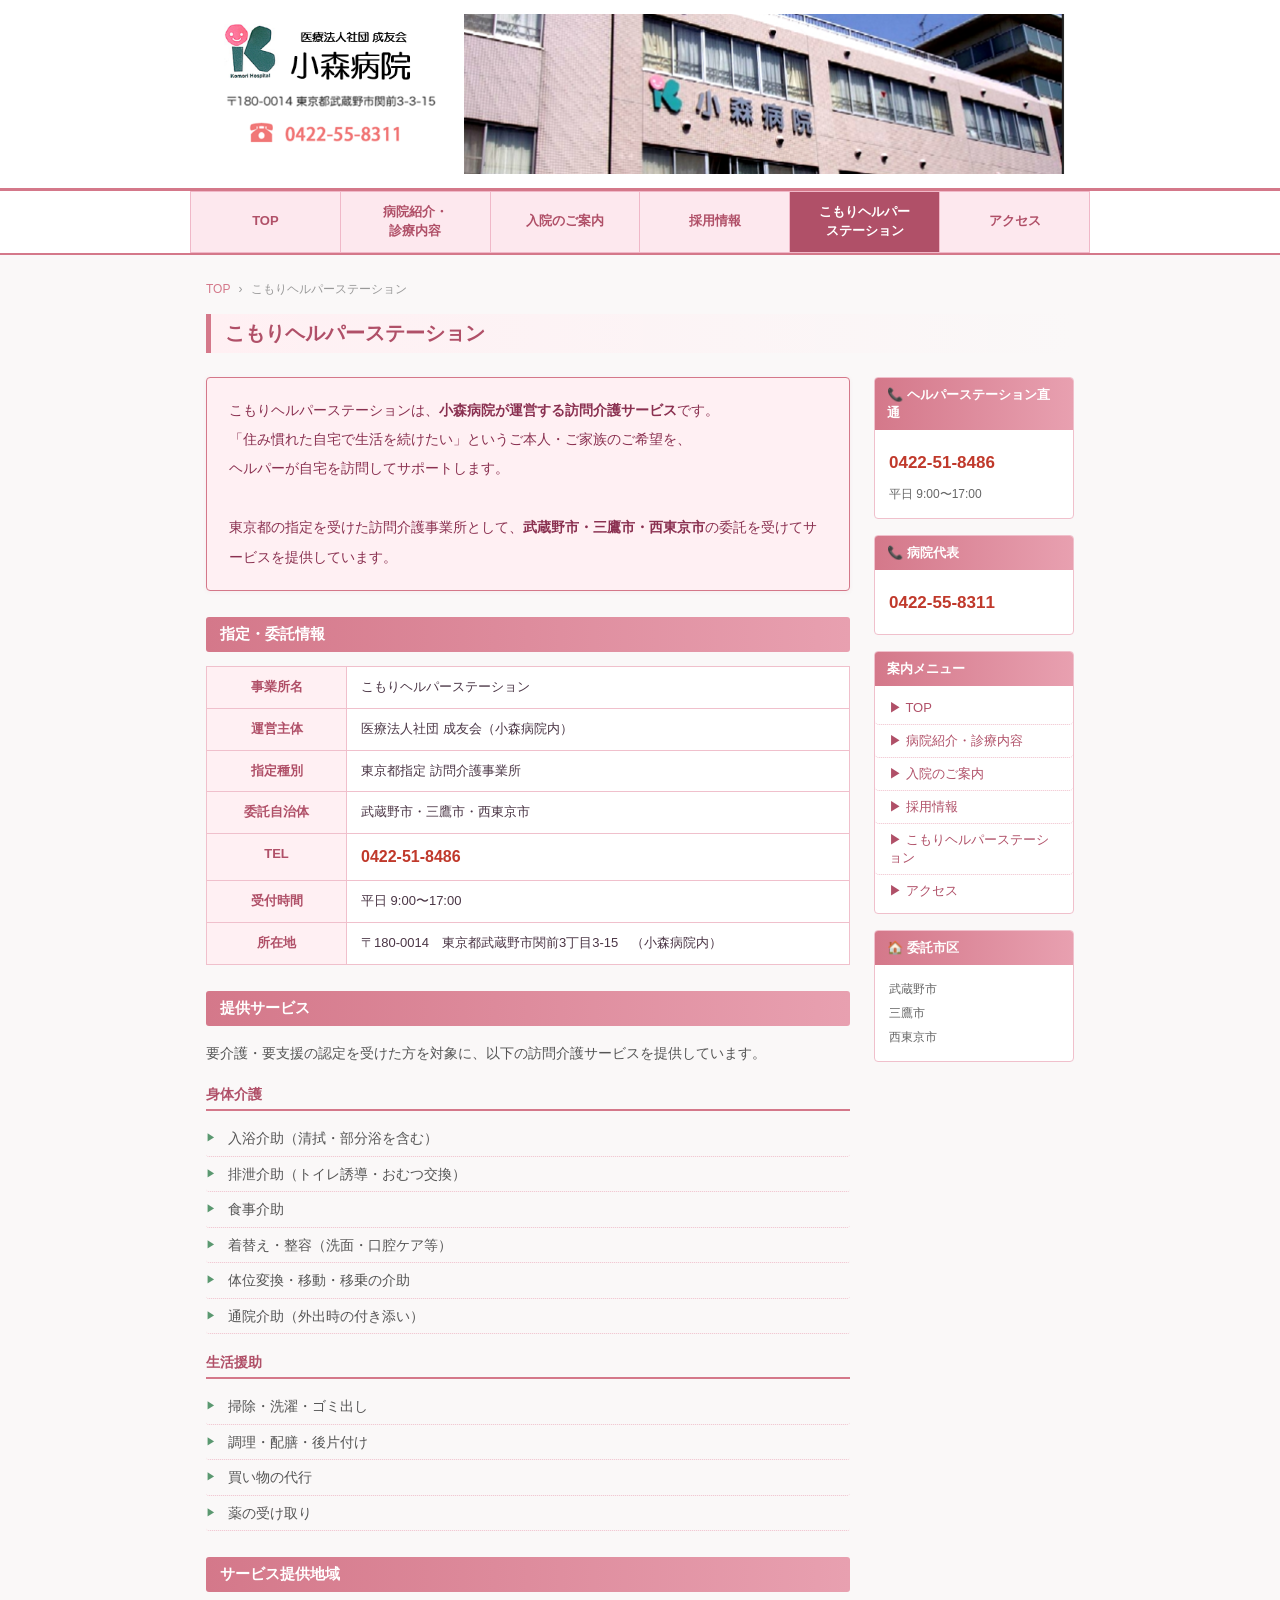
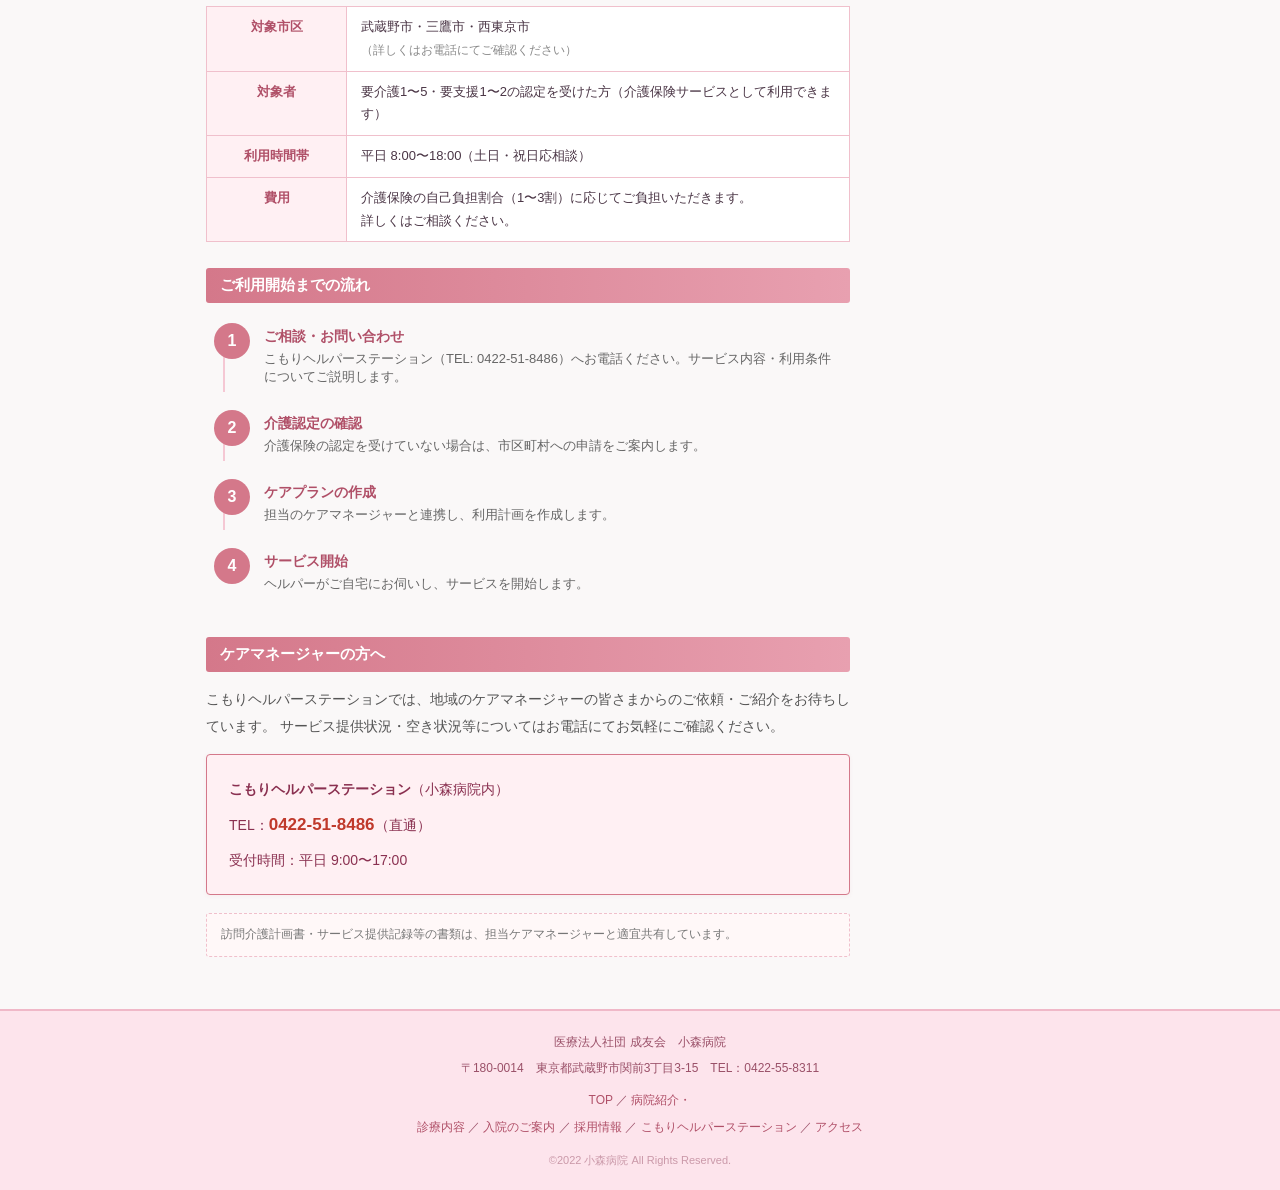
<file: helper.html>
﻿<!DOCTYPE html>
<html lang="ja">
<head>
  <meta charset="UTF-8">
  <meta name="viewport" content="width=device-width, initial-scale=1.0">
  <title>こもりヘルパーステーション｜小森病院</title>
  <meta name="description" content="こもりヘルパーステーションは小森病院が運営する訪問介護サービスです。武蔵野市・三鷹市・西東京市にお住まいの方を対象にサービスを提供しています。TEL:0422-51-8486">
  <link rel="stylesheet" href="style.css">
  <style>
    /* ── Pattern F: ホバーエフェクト & トランジション ── */
    .info-table tr { transition: background .12s; }
    .info-table tr:hover td,
    .info-table tr:hover th { background: #fff8fa; }
    .sidebar-box { transition: box-shadow .18s; }
    .sidebar-box:hover { box-shadow: 0 4px 14px rgba(180,100,120,0.10); }
    .sidebar-links li a {
      transition: background .12s, padding-left .12s;
      border-radius: 4px; display: block;
    }
    .sidebar-links li a:hover { background: #fff0f3; padding-left: 14px; }
    .card { transition: box-shadow .18s, transform .15s; }
    .card:hover { box-shadow: 0 6px 18px rgba(180,100,120,0.12); transform: translateY(-2px); }
    .check-list li { transition: background .12s; border-radius: 3px; }
    .check-list li:hover { background: #fff8fa; }
    .step-item { transition: background .14s, box-shadow .18s; border-radius: 6px; padding: 6px 8px; margin-bottom: 12px; }
    .step-item:hover { background: #fff8fa; box-shadow: 0 2px 8px rgba(180,100,120,0.08); }
  </style>
</head>
<body>

<header class="site-header">
  <div class="header-inner">
    <div class="header-logo">
      <img src="images/header_logo.png" alt="医療法人社団 成友会 小森病院">
    </div>
    <div class="header-photo">
      <img src="images/hospital_exterior.png" alt="小森病院 外観">
    </div>
  </div>
</header>

<nav class="site-nav">
  <div class="nav-inner">
    <a href="index.html">TOP</a>
    <a href="shinryo.html">病院紹介・<br>診療内容</a>
    <a href="nyuin.html">入院のご案内</a>
    <a href="boshu.html">採用情報</a>
    <a href="helper.html" class="active">こもりヘルパー<br>ステーション</a>
    <a href="access.html">アクセス</a>
  </div>
</nav>

<div class="page-wrap">
  <p class="breadcrumb"><a href="index.html">TOP</a> <span>›</span> こもりヘルパーステーション</p>
  <h1 class="page-title">こもりヘルパーステーション</h1>

  <div class="content-grid">
    <main class="main-content">

      <div class="card" style="background:#fff0f3; border-color:#d4788a; margin-bottom:22px;">
        <p style="font-size:14px; line-height:2.1; color:#8a3050;">
          こもりヘルパーステーションは、<strong>小森病院が運営する訪問介護サービス</strong>です。<br>
          「住み慣れた自宅で生活を続けたい」というご本人・ご家族のご希望を、<br>
          ヘルパーが自宅を訪問してサポートします。<br>
          <br>
          東京都の指定を受けた訪問介護事業所として、<strong>武蔵野市・三鷹市・西東京市</strong>の委託を受けてサービスを提供しています。
        </p>
      </div>

      <!-- 指定情報 -->
      <h2 class="section-heading">指定・委託情報</h2>
      <table class="info-table">
        <tr><th>事業所名</th><td>こもりヘルパーステーション</td></tr>
        <tr><th>運営主体</th><td>医療法人社団 成友会（小森病院内）</td></tr>
        <tr><th>指定種別</th><td>東京都指定 訪問介護事業所</td></tr>
        <tr><th>委託自治体</th><td>武蔵野市・三鷹市・西東京市</td></tr>
        <tr><th>TEL</th><td><strong style="color:#c0392b; font-size:16px;">0422-51-8486</strong></td></tr>
        <tr><th>受付時間</th><td>平日 9:00〜17:00</td></tr>
        <tr><th>所在地</th><td>〒180-0014　東京都武蔵野市関前3丁目3-15　（小森病院内）</td></tr>
      </table>

      <!-- サービス内容 -->
      <h2 class="section-heading">提供サービス</h2>
      <p class="body-text">要介護・要支援の認定を受けた方を対象に、以下の訪問介護サービスを提供しています。</p>

      <h3 class="sub-heading">身体介護</h3>
      <ul class="check-list">
        <li>入浴介助（清拭・部分浴を含む）</li>
        <li>排泄介助（トイレ誘導・おむつ交換）</li>
        <li>食事介助</li>
        <li>着替え・整容（洗面・口腔ケア等）</li>
        <li>体位変換・移動・移乗の介助</li>
        <li>通院介助（外出時の付き添い）</li>
      </ul>

      <h3 class="sub-heading">生活援助</h3>
      <ul class="check-list">
        <li>掃除・洗濯・ゴミ出し</li>
        <li>調理・配膳・後片付け</li>
        <li>買い物の代行</li>
        <li>薬の受け取り</li>
      </ul>

      <!-- サービス提供地域 -->
      <h2 class="section-heading">サービス提供地域</h2>
      <table class="info-table">
        <tr>
          <th>対象市区</th>
          <td>
            武蔵野市・三鷹市・西東京市<br>
            <span style="font-size:12px; color:#888;">（詳しくはお電話にてご確認ください）</span>
          </td>
        </tr>
        <tr><th>対象者</th><td>要介護1〜5・要支援1〜2の認定を受けた方（介護保険サービスとして利用できます）</td></tr>
        <tr><th>利用時間帯</th><td>平日 8:00〜18:00（土日・祝日応相談）</td></tr>
        <tr><th>費用</th><td>介護保険の自己負担割合（1〜3割）に応じてご負担いただきます。<br>詳しくはご相談ください。</td></tr>
      </table>

      <!-- 利用開始の流れ -->
      <h2 class="section-heading">ご利用開始までの流れ</h2>
      <div class="step-flow">
        <div class="step-item">
          <div class="step-num">1</div>
          <div class="step-body">
            <strong>ご相談・お問い合わせ</strong>
            <p>こもりヘルパーステーション（TEL: 0422-51-8486）へお電話ください。サービス内容・利用条件についてご説明します。</p>
          </div>
        </div>
        <div class="step-item">
          <div class="step-num">2</div>
          <div class="step-body">
            <strong>介護認定の確認</strong>
            <p>介護保険の認定を受けていない場合は、市区町村への申請をご案内します。</p>
          </div>
        </div>
        <div class="step-item">
          <div class="step-num">3</div>
          <div class="step-body">
            <strong>ケアプランの作成</strong>
            <p>担当のケアマネージャーと連携し、利用計画を作成します。</p>
          </div>
        </div>
        <div class="step-item">
          <div class="step-num">4</div>
          <div class="step-body">
            <strong>サービス開始</strong>
            <p>ヘルパーがご自宅にお伺いし、サービスを開始します。</p>
          </div>
        </div>
      </div>

      <!-- ケアマネへ -->
      <h2 class="section-heading">ケアマネージャーの方へ</h2>
      <p class="body-text">
        こもりヘルパーステーションでは、地域のケアマネージャーの皆さまからのご依頼・ご紹介をお待ちしています。
        サービス提供状況・空き状況等についてはお電話にてお気軽にご確認ください。
      </p>
      <div class="card" style="background:#fff0f3; border-color:#d4788a;">
        <p style="font-size:14px; line-height:2.3; color:#8a3050;">
          <strong>こもりヘルパーステーション</strong>（小森病院内）<br>
          TEL：<strong style="font-size:17px; color:#c0392b;">0422-51-8486</strong>（直通）<br>
          受付時間：平日 9:00〜17:00
        </p>
      </div>
      <p class="note">訪問介護計画書・サービス提供記録等の書類は、担当ケアマネージャーと適宜共有しています。</p>

    </main>

    <aside class="sidebar">
      <div class="sidebar-box">
        <div class="sidebar-title">📞 ヘルパーステーション直通</div>
        <div class="sidebar-info">
          <span class="big-tel">0422-51-8486</span>
          平日 9:00〜17:00
        </div>
      </div>
      <div class="sidebar-box">
        <div class="sidebar-title">📞 病院代表</div>
        <div class="sidebar-info">
          <span class="big-tel">0422-55-8311</span>
        </div>
      </div>
      <div class="sidebar-box">
        <div class="sidebar-title">案内メニュー</div>
        <ul class="sidebar-links">
          <li><a href="index.html">▶ TOP</a></li>
          <li><a href="shinryo.html">▶ 病院紹介・診療内容</a></li>
          <li><a href="nyuin.html">▶ 入院のご案内</a></li>
          <li><a href="boshu.html">▶ 採用情報</a></li>
          <li><a href="helper.html">▶ こもりヘルパーステーション</a></li>
          <li><a href="access.html">▶ アクセス</a></li>
        </ul>
      </div>
      <div class="sidebar-box">
        <div class="sidebar-title">🏠 委託市区</div>
        <div class="sidebar-info">
          武蔵野市<br>
          三鷹市<br>
          西東京市
        </div>
      </div>
    </aside>
  </div>
</div>

<footer class="site-footer">
  <p>医療法人社団 成友会　小森病院</p>
  <p>〒180-0014　東京都武蔵野市関前3丁目3-15　TEL：0422-55-8311</p>
  <p style="margin-top:6px;">
    <a href="index.html">TOP</a> ／ <a href="shinryo.html">病院紹介・<br>診療内容</a> ／ <a href="nyuin.html">入院のご案内</a> ／
    <a href="boshu.html">採用情報</a> ／ <a href="helper.html">こもりヘルパーステーション</a> ／ <a href="access.html">アクセス</a>
  </p>
  <p style="margin-top:8px; font-size:11px; opacity:.5;">©2022 小森病院 All Rights Reserved.</p>
</footer>

</body>
</html>
</file>
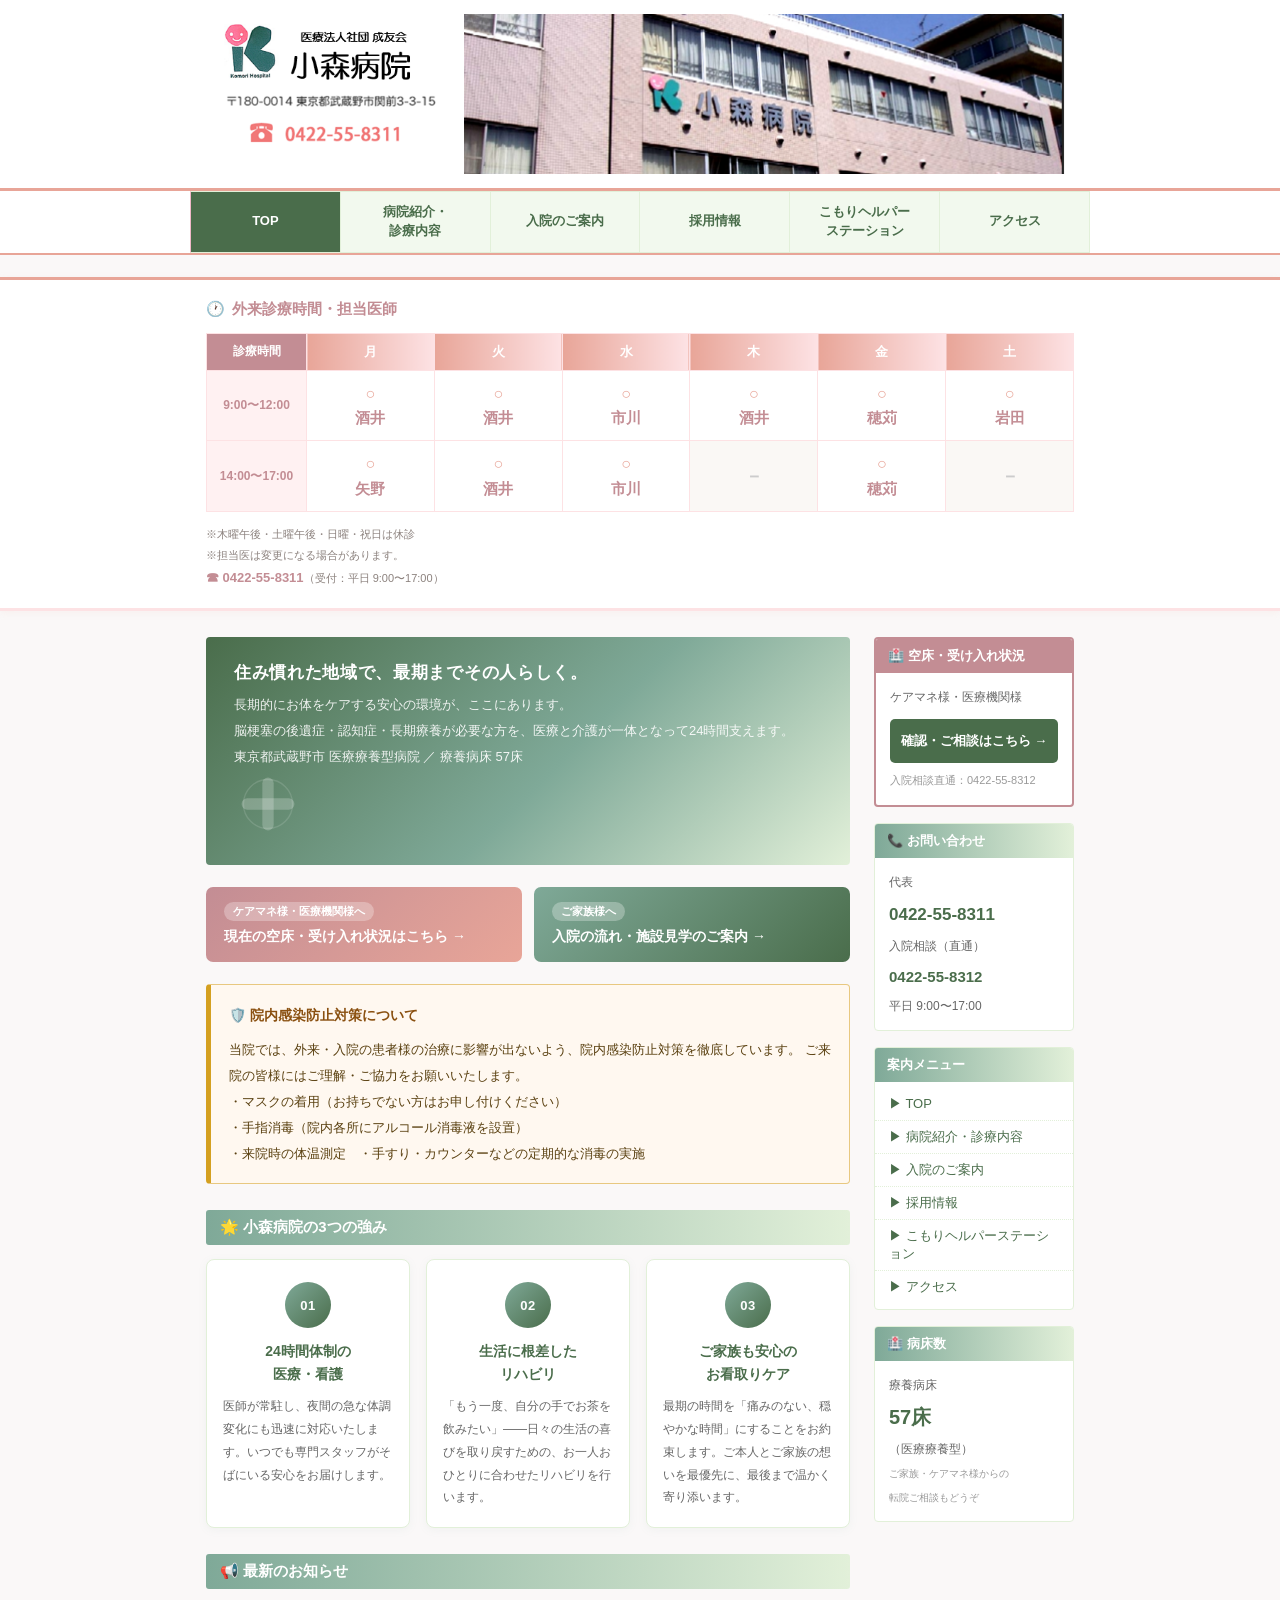
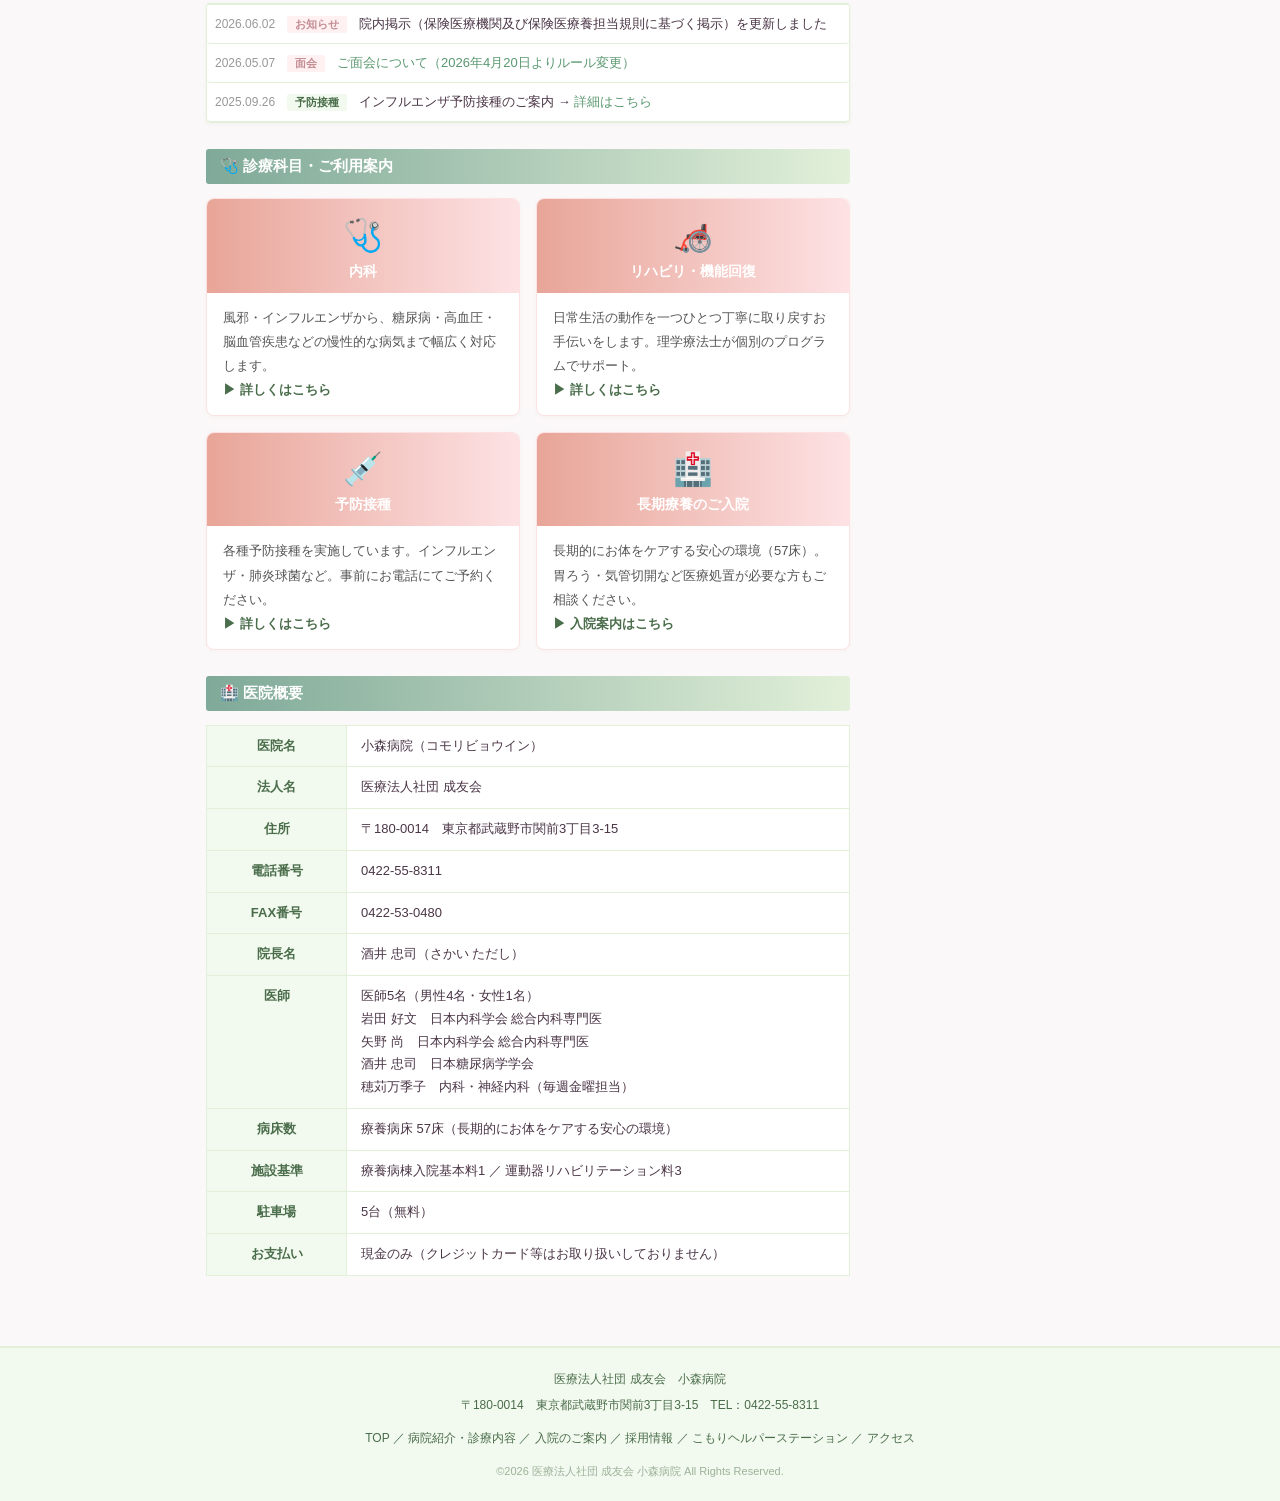
<file: index_old.html>
<!DOCTYPE html>
<html lang="ja">
<head>
  <meta charset="UTF-8">
  <meta name="viewport" content="width=device-width, initial-scale=1.0">
  <title>小森病院【公式】東京都武蔵野市｜長期療養・リハビリ・看取りケア対応の療養病床57床</title>
  <meta name="description" content="東京都武蔵野市の療養病床57床の病院。長期療養・リハビリ・看取りケアに対応。ケアマネ様・急性期病院様からの転院ご相談もお気軽にどうぞ。TEL 0422-55-8312">
  <link rel="stylesheet" href="style.css">
  <!-- ===== 淡いピンク × 淡いグリーン カラーオーバーライド ===== -->
  <style>
    /* ── ヘッダー ── */
    .site-header { border-bottom-color: #E8A598; }
    .header-photo { background: #FDE2E4; }

    /* ── ナビゲーション ── */
    .site-nav { border-bottom-color: #E8A598; }
    .nav-inner a { color: #4A6D4B; background: #F2F9EE; border-color: #E2F0D9; }
    .nav-inner a:hover { background: #7FA998; color: #fff; }
    .nav-inner a.active { background: #4A6D4B; color: #fff; }

    /* ── ページタイトル・見出し ── */
    .page-title { color: #4A6D4B; border-left-color: #7FA998; background: linear-gradient(to right, #F2F9EE, transparent); }
    .section-heading { background: linear-gradient(90deg, #7FA998, #E2F0D9); color: #fff; }
    .sub-heading { color: #4A6D4B; border-bottom-color: #7FA998; }

    /* ── カード・テーブル・ボーダー ── */
    .card { border-color: #E2F0D9; box-shadow: 0 1px 4px rgba(127,169,152,0.07); }
    .info-table th, .info-table td { border-color: #E2F0D9; }
    .info-table th { background: #F2F9EE; color: #4A6D4B; }
    .check-list li { border-bottom-color: #E2F0D9; }
    .check-list li::before { color: #7FA998; }
    .note { background: #F2F9EE; border-color: #E2F0D9; }

    /* ── ステップ ── */
    .step-item:not(:last-child)::after { background: #E2F0D9; }
    .step-num { background: #7FA998; }
    .step-body strong { color: #4A6D4B; }

    /* ── お知らせ ── */
    .news-list { border-top-color: #E2F0D9; }
    .news-item { border-bottom-color: #E2F0D9; }
    .tag-info { background: #FFF1F2; color: #C38D94; }
    .tag-care { background: #F2F9EE; color: #4A6D4B; }

    /* ── サイドバー ── */
    .sidebar-box { border-color: #E2F0D9; }
    .sidebar-title { background: linear-gradient(90deg, #7FA998, #E2F0D9); }
    .sidebar-links li a { color: #4A6D4B; border-bottom-color: #E2F0D9; }
    .sidebar-links li a:hover { background: #F2F9EE; }
    .sidebar-info .big-tel { color: #4A6D4B; }

    /* ── トップページ専用 ── */
    .hero-banner { background: linear-gradient(135deg, #4A6D4B 0%, #7FA998 55%, #E2F0D9 100%); }
    .top-card { border-color: #FDE2E4; box-shadow: 0 1px 4px rgba(232,165,152,0.07); }
    .top-card-head { background: linear-gradient(90deg, #E8A598, #FDE2E4); color: #fff; }
    .top-card-body a { color: #4A6D4B; }
    .doctor-table th, .doctor-table td { border-color: #E2F0D9; }
    .doctor-table thead th { background: #F2F9EE; color: #4A6D4B; }
    .doctor-table .time-col { background: #FFF1F2; color: #C38D94; }
    .breadcrumb a { color: #E8A598; }

    /* ── フッター ── */
    .site-footer { background: #F2F9EE; color: #4A6D4B; border-top-color: #E2F0D9; }
    .site-footer a { color: #4A6D4B; }
    .site-footer a:hover { color: #7FA998; }

    /* ── レスポンシブ ── */
    @media (max-width: 760px) {
      .nav-inner a { border-left-color: #E2F0D9; }
    }
  </style>
</head>
<body>

<!-- ===== ロゴ帯 ===== -->
<header class="site-header">
  <div class="header-inner">
    <div class="header-logo">
      <img src="images/header_logo.png" alt="医療法人社団 成友会 小森病院">
    </div>
    <div class="header-photo">
      <div class="slideshow" id="headerSlideshow">
        <div class="slide active"><img src="images/hospital_exterior.png" alt="小森病院 外観"></div>
        <div class="slide"><img src="images/スライド2.jpg" alt="小森病院 院内"></div>
        <div class="slide"><img src="images/スライド3.jpg" alt="小森病院 スタッフ"></div>
        <div class="slide"><img src="images/スライド4.jpg" alt="小森病院 病室"></div>
        <div class="slide"><img src="images/スライド5.jpg" alt="小森病院 リハビリ室"></div>
        <div class="slide"><img src="images/スライド6.jpg" alt="小森病院 デイルーム"></div>
      </div>
    </div>
  </div>
</header>

<style>
  .slideshow { position:relative; width:100%; height:160px; overflow:hidden; }
  .slide { position:absolute; top:0; left:0; width:100%; height:100%; opacity:0; transition:opacity 1s ease-in-out; }
  .slide.active { opacity:1; }
  .slide img { display:block; width:100%; height:160px; object-fit:cover; }
  @media(max-width:760px){ .slideshow{height:130px;} .slide img{height:130px;} }
</style>
<script>
(function(){
  var slides = document.querySelectorAll('#headerSlideshow .slide');
  var current = 0;
  setInterval(function(){
    slides[current].classList.remove('active');
    current = (current+1) % slides.length;
    slides[current].classList.add('active');
  }, 4000);
})();
</script>

<!-- ===== ナビゲーション ===== -->
<nav class="site-nav">
  <div class="nav-inner">
    <a href="index.html" class="active">TOP</a>
    <a href="shinryo.html">病院紹介・<br>診療内容</a>
    <a href="nyuin.html">入院のご案内</a>
    <a href="boshu.html">採用情報</a>
    <a href="helper.html">こもりヘルパー<br>ステーション</a>
    <a href="access.html">アクセス</a>
  </div>
</nav>

<!-- ===== 診療時間セクション ===== -->
<div class="hours-band">
  <div class="hours-inner">
    <div class="hours-band-title">
      <span>🕐</span> 外来診療時間・担当医師
    </div>
    <div class="hours-table-wrap">
      <table class="hours-table">
        <thead>
          <tr>
            <th class="th-time">診療時間</th>
            <th>月</th><th>火</th><th>水</th><th>木</th><th>金</th><th>土</th>
          </tr>
        </thead>
        <tbody>
          <tr>
            <td class="td-time">9:00〜12:00</td>
            <td class="open">○<br><span class="doctor-name">酒井</span></td>
            <td class="open">○<br><span class="doctor-name">酒井</span></td>
            <td class="open">○<br><span class="doctor-name">市川</span></td>
            <td class="open">○<br><span class="doctor-name">酒井</span></td>
            <td class="open">○<br><span class="doctor-name">穂苅</span></td>
            <td class="open">○<br><span class="doctor-name">岩田</span></td>
          </tr>
          <tr>
            <td class="td-time">14:00〜17:00</td>
            <td class="open">○<br><span class="doctor-name">矢野</span></td>
            <td class="open">○<br><span class="doctor-name">酒井</span></td>
            <td class="open">○<br><span class="doctor-name">市川</span></td>
            <td class="closed">－</td>
            <td class="open">○<br><span class="doctor-name">穂苅</span></td>
            <td class="closed">－</td>
          </tr>
        </tbody>
      </table>
    </div>
    <p class="hours-note">
      ※木曜午後・土曜午後・日曜・祝日は休診<br>
      ※担当医は変更になる場合があります。<br>
      <strong>☎ 0422-55-8311</strong>（受付：平日 9:00〜17:00）
    </p>
  </div>
</div>

<style>
.hours-band { margin-top:22px; background:#fff; border-top:3px solid #E8A598; border-bottom:3px solid #FDE2E4; padding:20px 0 18px; box-shadow:0 2px 8px rgba(232,165,152,.10); }
.hours-inner { max-width:900px; margin:0 auto; padding:0 16px; }
.hours-band-title { font-size:15px; font-weight:bold; color:#C38D94; margin-bottom:14px; display:flex; align-items:center; gap:7px; }
.hours-table-wrap { overflow-x:auto; margin-bottom:12px; }
.hours-table { border-collapse:collapse; width:100%; min-width:520px; }
.hours-table th { background:linear-gradient(90deg,#E8A598,#FDE2E4); color:#fff; font-size:13px; font-weight:bold; text-align:center; padding:9px 10px; border:1px solid #FDE2E4; }
.hours-table .th-time { width:100px; background:#C38D94; font-size:12px; }
.hours-table td { text-align:center; padding:10px 8px; font-size:13px; border:1px solid #FDE2E4; vertical-align:middle; }
.hours-table .td-time { background:#FFF1F2; font-size:12px; font-weight:bold; color:#C38D94; text-align:center; white-space:nowrap; padding:10px 12px; }
.hours-table td.open { background:#fff; color:#E8A598; font-weight:bold; font-size:16px; line-height:1.6; }
.hours-table td.open .doctor-name { display:block; font-size:15px; font-weight:bold; color:#C38D94; white-space:nowrap; }
.hours-table td.closed { background:#FAF8F5; color:#ccc; font-size:18px; font-weight:bold; }
.hours-note { font-size:11px; color:#8C827E; line-height:1.9; margin-top:4px; }
.hours-note strong { color:#C38D94; font-size:13px; }
@media(max-width:760px){ .hours-band{margin-top:14px; padding:14px 0 12px;} .hours-table-wrap{overflow-x:scroll;} }

/* ===== デュアルCTAボタン ===== */
.dual-cta-wrap { display:flex; gap:12px; margin-bottom:22px; }
.dual-cta { flex:1; display:flex; flex-direction:column; gap:5px; padding:15px 18px; border-radius:7px; text-decoration:none; transition:transform .15s, box-shadow .15s; }
.dual-cta:hover { transform:translateY(-3px); box-shadow:0 8px 24px rgba(0,0,0,0.18); text-decoration:none; }
.dual-cta--care { background:linear-gradient(135deg,#C38D94 0%,#E8A598 100%); color:#fff; }
.dual-cta--family { background:linear-gradient(135deg,#7FA998 0%,#4A6D4B 100%); color:#fff; }
.dual-cta-badge { font-size:11px; font-weight:bold; background:rgba(255,255,255,.28); padding:2px 9px; border-radius:10px; display:inline-block; width:fit-content; }
.dual-cta-main { font-size:14px; font-weight:bold; line-height:1.5; }
@media(max-width:760px){ .dual-cta-wrap{flex-direction:column;} .dual-cta-main{font-size:13px;} }

/* ===== 3つの強み ===== */
.strengths-grid { display:grid; grid-template-columns:repeat(3,1fr); gap:16px; margin-bottom:24px; }
.strength-card { background:#fff; border:1px solid #E2F0D9; border-radius:8px; padding:22px 16px 18px; text-align:center; box-shadow:0 2px 8px rgba(127,169,152,0.08); transition:transform .18s, box-shadow .18s; }
.strength-card:hover { transform:translateY(-4px); box-shadow:0 8px 24px rgba(127,169,152,0.16); }
.strength-num { width:46px; height:46px; border-radius:50%; background:linear-gradient(135deg,#7FA998,#4A6D4B); color:#fff; font-size:13px; font-weight:bold; display:flex; align-items:center; justify-content:center; margin:0 auto 12px; letter-spacing:.04em; }
.strength-heading { font-size:14px; font-weight:bold; color:#4A6D4B; margin-bottom:10px; line-height:1.6; }
.strength-desc { font-size:12px; color:#666; line-height:1.9; text-align:left; }
@media(max-width:760px){
  .strengths-grid { grid-template-columns:1fr; gap:10px; }
  .strength-card { text-align:left; display:flex; align-items:flex-start; gap:14px; padding:16px; }
  .strength-num { margin:0; flex-shrink:0; }
}

/* ===== お知らせリスト ===== */
.top-card { border-radius:8px; transition:transform .18s, box-shadow .18s; }
.top-card:hover { transform:translateY(-4px); box-shadow:0 8px 22px rgba(127,169,152,0.16); }
.top-card-head { flex-direction:column; text-align:center; padding:16px 10px 12px; font-size:14px; gap:6px; }
.top-card-head .card-icon { font-size:32px; display:block; line-height:1.3; }
.news-item { transition:background .12s; border-radius:4px; padding-left:8px; padding-right:8px; }
.news-item:hover { background:#FFF1F2; }
.info-table tr:hover td, .info-table tr:hover th { background:#F2F9EE; transition:background .1s; }
</style>

<!-- ===== メインコンテンツ ===== -->
<div class="page-wrap">
  <div class="content-grid">
    <main class="main-content">

      <!--
        📷 写真撮影アドバイス（ヒーロー全体）：
        明るい自然光の中で、リハビリ室またはデイルームにて、
        スタッフが高齢の患者様に優しく寄り添っているシーン。
        笑顔が見える温かい雰囲気で。スライドショーの写真を
        明るく撮り直すと大きく印象が変わります。
      -->

      <!-- ヒーローバナー（新コピー） -->
      <div class="hero-banner">
        <h2>住み慣れた地域で、最期までその人らしく。</h2>
        <p>
          長期的にお体をケアする安心の環境が、ここにあります。<br>
          脳梗塞の後遺症・認知症・長期療養が必要な方を、医療と介護が一体となって24時間支えます。<br>
          東京都武蔵野市 医療療養型病院 ／ 療養病床 57床
        </p>
        <div class="hero-deco" aria-hidden="true">
          <svg viewBox="0 0 72 72" width="68" height="68" fill="none" xmlns="http://www.w3.org/2000/svg">
            <rect x="30" y="8" width="12" height="56" rx="6" fill="white" opacity="0.22"/>
            <rect x="8" y="30" width="56" height="12" rx="6" fill="white" opacity="0.22"/>
            <circle cx="36" cy="36" r="26" stroke="white" stroke-width="1.5" opacity="0.13"/>
          </svg>
        </div>
      </div>

      <!-- ケアマネ・ご家族向けダブルCTAバナー（最重要ボタン） -->
      <div class="dual-cta-wrap">
        <a href="nyuin.html#inquiry-form" class="dual-cta dual-cta--care">
          <span class="dual-cta-badge">ケアマネ様・医療機関様へ</span>
          <span class="dual-cta-main">現在の空床・受け入れ状況はこちら →</span>
        </a>
        <a href="nyuin.html" class="dual-cta dual-cta--family">
          <span class="dual-cta-badge">ご家族様へ</span>
          <span class="dual-cta-main">入院の流れ・施設見学のご案内 →</span>
        </a>
      </div>

      <!-- 感染対策 -->
      <div class="corona-box">
        <h3>🛡️ 院内感染防止対策について</h3>
        当院では、外来・入院の患者様の治療に影響が出ないよう、院内感染防止対策を徹底しています。
        ご来院の皆様にはご理解・ご協力をお願いいたします。<br>
        ・マスクの着用（お持ちでない方はお申し付けください）<br>
        ・手指消毒（院内各所にアルコール消毒液を設置）<br>
        ・来院時の体温測定　・手すり・カウンターなどの定期的な消毒の実施
      </div>

      <!-- ===== 3つの強み ===== -->
      <h2 class="section-heading">🌟 小森病院の3つの強み</h2>
      <div class="strengths-grid">

        <div class="strength-card">
          <!--
            📷 写真撮影アドバイス①「24時間体制」：
            夜間の病棟廊下で、看護師が患者様のそばで優しく声をかけているシーン。
            温かみのある間接照明で「安心感」が伝わる写真をお願いします。
          -->
          <div class="strength-num">01</div>
          <h3 class="strength-heading">24時間体制の<br>医療・看護</h3>
          <p class="strength-desc">医師が常駐し、夜間の急な体調変化にも迅速に対応いたします。いつでも専門スタッフがそばにいる安心をお届けします。</p>
        </div>

        <div class="strength-card">
          <!--
            📷 写真撮影アドバイス②「リハビリ」：
            理学療法士が患者様と目線を合わせ、笑顔で歩行をサポートしているシーン。
            明るい自然光が入るリハビリ室で。患者様の頑張りと、スタッフの優しさが
            伝わる構図でお願いします。
          -->
          <div class="strength-num">02</div>
          <h3 class="strength-heading">生活に根差した<br>リハビリ</h3>
          <p class="strength-desc">「もう一度、自分の手でお茶を飲みたい」——日々の生活の喜びを取り戻すための、お一人おひとりに合わせたリハビリを行います。</p>
        </div>

        <div class="strength-card">
          <!--
            📷 写真撮影アドバイス③「看取りケア」：
            落ち着いた間接照明の個室で、スタッフの手が患者様の手を温かく包んでいる
            アップ写真。プライバシーに配慮しながら「寄り添い」が伝わる静かで
            温かい構図でお願いします。
          -->
          <div class="strength-num">03</div>
          <h3 class="strength-heading">ご家族も安心の<br>お看取りケア</h3>
          <p class="strength-desc">最期の時間を「痛みのない、穏やかな時間」にすることをお約束します。ご本人とご家族の想いを最優先に、最後まで温かく寄り添います。</p>
        </div>

      </div><!-- /.strengths-grid -->

      <!--
        ====================================================
          ✏️  お知らせの更新方法（3分で完了します）
        ====================================================
        ① 以下「news-item」ブロックを1つコピーします。
        ② 日付・タグ種類・内容テキストを書き換えます。
        ③ 新しいものほど上（リストの先頭）に追加します。
        ④ 古い記事が5件以上になったら、下から削除してください。

        【タグ種類一覧】
          tag-info   → お知らせ（ピンク）
          tag-care   → 医療・看護（緑）
          tag-recruit→ 採用情報（オレンジ）
          tag-event  → イベント（紫）
          tag-notice → 院内掲示（黄）
        ====================================================
      -->
      <h2 class="section-heading">📢 最新のお知らせ</h2>
      <div class="card" style="padding:0;">
        <div class="news-list">

          <!-- ▼▼▼ 新しいお知らせをここに追加してください ▼▼▼ -->

          <div class="news-item">
            <span class="news-date">2026.06.02</span>
            <span class="news-tag tag-info">お知らせ</span>
            <span>院内掲示（保険医療機関及び保険医療養担当規則に基づく掲示）を更新しました</span>
          </div>

          <div class="news-item">
            <span class="news-date">2026.05.07</span>
            <span class="news-tag tag-info">面会</span>
            <span><a href="nyuin.html#sec-visit">ご面会について（2026年4月20日よりルール変更）</a></span>
          </div>

          <div class="news-item">
            <span class="news-date">2025.09.26</span>
            <span class="news-tag tag-care">予防接種</span>
            <span>インフルエンザ予防接種のご案内 → <a href="shinryo.html">詳細はこちら</a></span>
          </div>

          <!-- ▲▲▲ 新しいお知らせはここより上に追加 ▲▲▲ -->

        </div>
      </div>

      <!-- 診療科目 -->
      <h2 class="section-heading">🩺 診療科目・ご利用案内</h2>
      <div class="top-grid">

        <div class="top-card">
          <div class="top-card-head"><span class="card-icon">🩺</span>内科</div>
          <div class="top-card-body">
            風邪・インフルエンザから、糖尿病・高血圧・脳血管疾患などの慢性的な病気まで幅広く対応します。<br>
            <a href="shinryo.html">▶ 詳しくはこちら</a>
          </div>
        </div>

        <div class="top-card">
          <!--
            📷 写真アドバイス（リハビリカード）：
            明るい室内でリハビリ中のシーンを追加すると、ページの温かみが増します。
          -->
          <div class="top-card-head"><span class="card-icon">🦽</span>リハビリ・機能回復</div>
          <div class="top-card-body">
            日常生活の動作を一つひとつ丁寧に取り戻すお手伝いをします。理学療法士が個別のプログラムでサポート。<br>
            <a href="shinryo.html#sec-rehab">▶ 詳しくはこちら</a>
          </div>
        </div>

        <div class="top-card">
          <div class="top-card-head"><span class="card-icon">💉</span>予防接種</div>
          <div class="top-card-body">
            各種予防接種を実施しています。インフルエンザ・肺炎球菌など。事前にお電話にてご予約ください。<br>
            <a href="shinryo.html">▶ 詳しくはこちら</a>
          </div>
        </div>

        <div class="top-card">
          <div class="top-card-head"><span class="card-icon">🏥</span>長期療養のご入院</div>
          <div class="top-card-body">
            長期的にお体をケアする安心の環境（57床）。胃ろう・気管切開など医療処置が必要な方もご相談ください。<br>
            <a href="nyuin.html">▶ 入院案内はこちら</a>
          </div>
        </div>

      </div>

      <!-- 医院概要 -->
      <h2 class="section-heading">🏥 医院概要</h2>
      <table class="info-table">
        <tr><th>医院名</th><td>小森病院（コモリビョウイン）</td></tr>
        <tr><th>法人名</th><td>医療法人社団 成友会</td></tr>
        <tr><th>住所</th><td>〒180-0014　東京都武蔵野市関前3丁目3-15</td></tr>
        <tr><th>電話番号</th><td>0422-55-8311</td></tr>
        <tr><th>FAX番号</th><td>0422-53-0480</td></tr>
        <tr><th>院長名</th><td>酒井 忠司（さかい ただし）</td></tr>
        <tr><th>医師</th><td>
          医師5名（男性4名・女性1名）<br>
          岩田 好文　日本内科学会 総合内科専門医<br>
          矢野 尚　日本内科学会 総合内科専門医<br>
          酒井 忠司　日本糖尿病学学会<br>
          穂苅万季子　内科・神経内科（毎週金曜担当）
        </td></tr>
        <tr><th>病床数</th><td>療養病床 57床（長期的にお体をケアする安心の環境）</td></tr>
        <tr><th>施設基準</th><td>療養病棟入院基本料1 ／ 運動器リハビリテーション料3</td></tr>
        <tr><th>駐車場</th><td>5台（無料）</td></tr>
        <tr><th>お支払い</th><td>現金のみ（クレジットカード等はお取り扱いしておりません）</td></tr>
      </table>

    </main>

    <!-- サイドバー -->
    <aside class="sidebar">

      <!-- 空床・受け入れ状況ボタン（最重要） -->
      <div class="sidebar-box" style="border-color:#C38D94; border-width:2px;">
        <div class="sidebar-title" style="background:#C38D94;">🏥 空床・受け入れ状況</div>
        <div class="sidebar-info" style="padding-bottom:14px;">
          ケアマネ様・医療機関様<br>
          <a href="nyuin.html#inquiry-form"
             style="display:block; background:#4A6D4B; color:#fff; text-align:center; padding:9px 8px; border-radius:5px; margin-top:10px; font-weight:bold; font-size:13px; text-decoration:none; transition:opacity .15s;"
             onmouseover="this.style.opacity='.82'" onmouseout="this.style.opacity='1'">
            確認・ご相談はこちら →
          </a>
          <small style="display:block; margin-top:6px; color:#999; font-size:11px;">入院相談直通：0422-55-8312</small>
        </div>
      </div>

      <div class="sidebar-box">
        <div class="sidebar-title">📞 お問い合わせ</div>
        <div class="sidebar-info">
          代表
          <span class="big-tel">0422-55-8311</span>
          入院相談（直通）
          <span class="big-tel" style="font-size:15px;">0422-55-8312</span>
          平日 9:00〜17:00
        </div>
      </div>

      <div class="sidebar-box">
        <div class="sidebar-title">案内メニュー</div>
        <ul class="sidebar-links">
          <li><a href="index.html">▶ TOP</a></li>
          <li><a href="shinryo.html">▶ 病院紹介・診療内容</a></li>
          <li><a href="nyuin.html">▶ 入院のご案内</a></li>
          <li><a href="boshu.html">▶ 採用情報</a></li>
          <li><a href="helper.html">▶ こもりヘルパーステーション</a></li>
          <li><a href="access.html">▶ アクセス</a></li>
        </ul>
      </div>

      <div class="sidebar-box">
        <div class="sidebar-title">🏥 病床数</div>
        <div class="sidebar-info">
          療養病床<br>
          <strong style="font-size:20px; color:#4A6D4B;">57床</strong><br>
          （医療療養型）<br>
          <small style="color:#999;">ご家族・ケアマネ様からの<br>転院ご相談もどうぞ</small>
        </div>
      </div>

    </aside>
  </div>
</div>

<footer class="site-footer">
  <p>医療法人社団 成友会　小森病院</p>
  <p>〒180-0014　東京都武蔵野市関前3丁目3-15　TEL：0422-55-8311</p>
  <p style="margin-top:6px;">
    <a href="index.html">TOP</a> ／
    <a href="shinryo.html">病院紹介・診療内容</a> ／
    <a href="nyuin.html">入院のご案内</a> ／
    <a href="boshu.html">採用情報</a> ／
    <a href="helper.html">こもりヘルパーステーション</a> ／
    <a href="access.html">アクセス</a>
  </p>
  <p style="margin-top:8px; font-size:11px; opacity:.5;">©2026 医療法人社団 成友会 小森病院 All Rights Reserved.</p>
</footer>

</body>
</html>
</file>
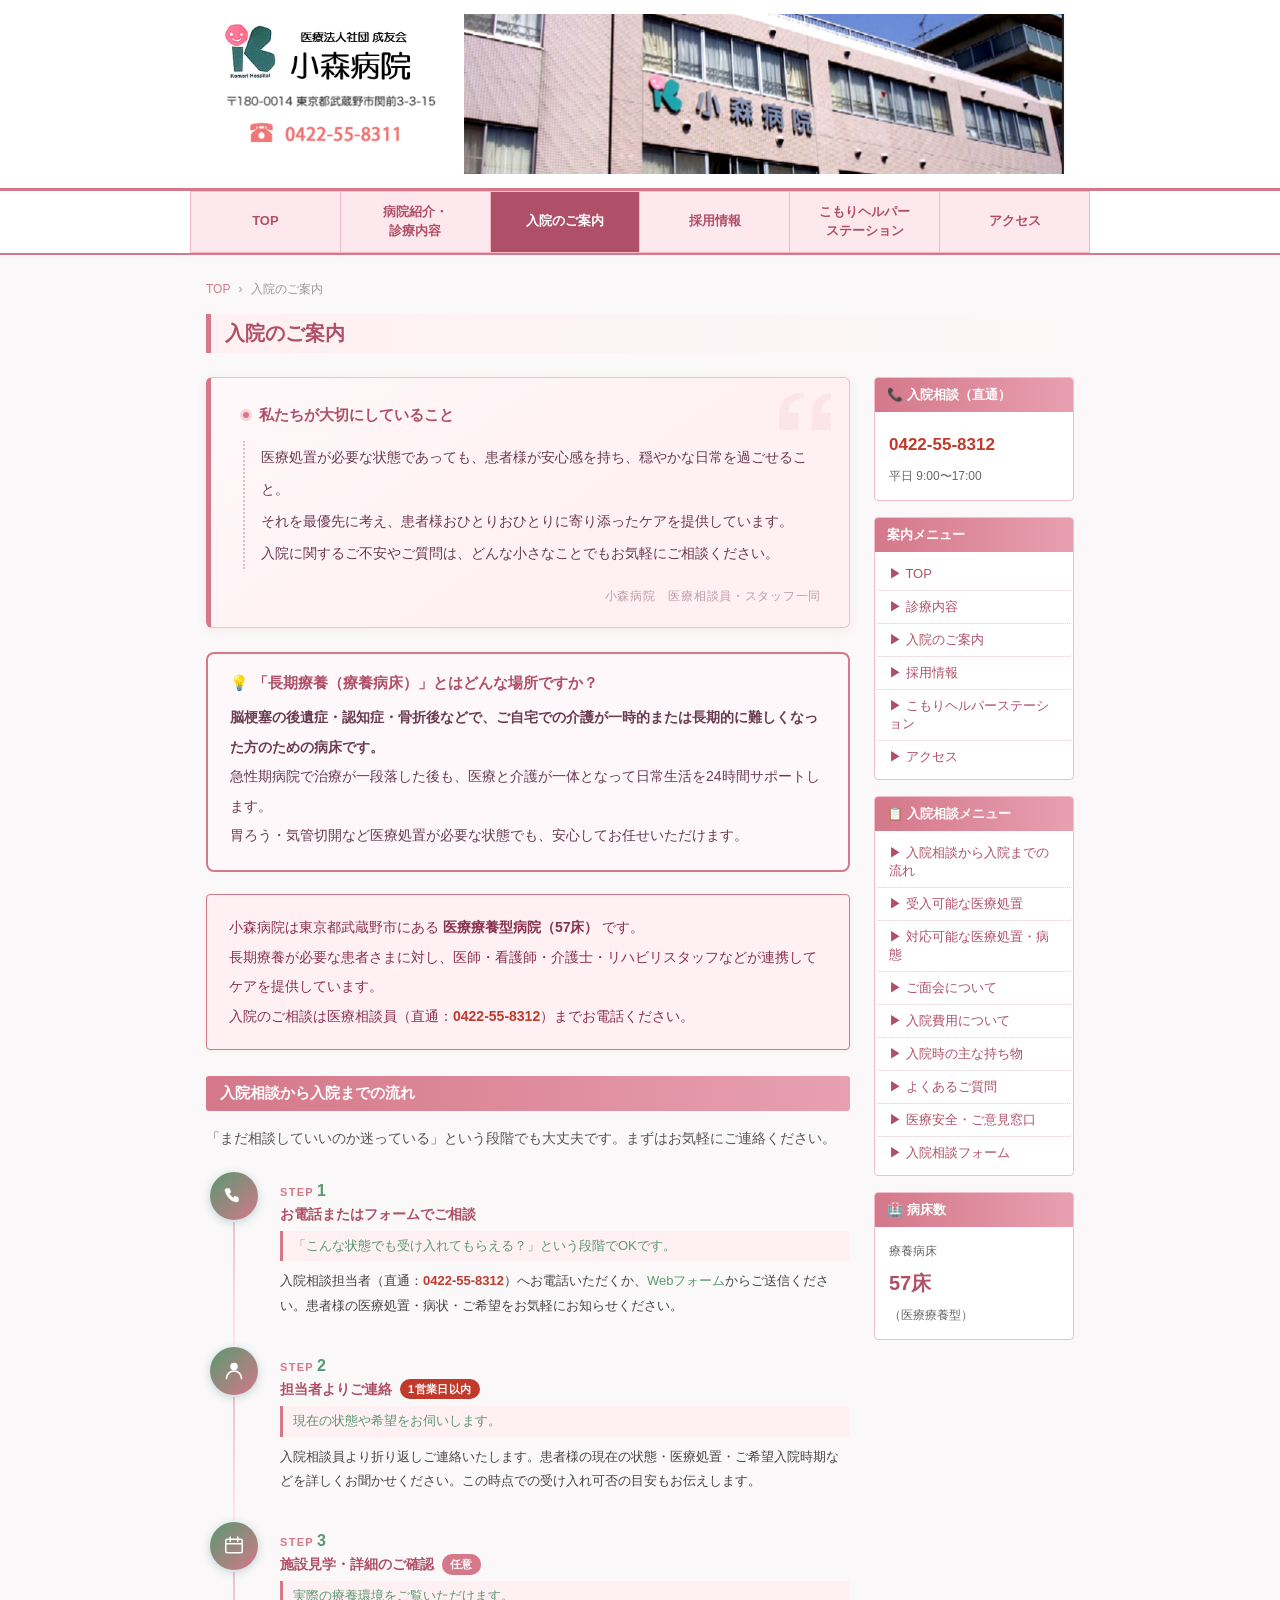
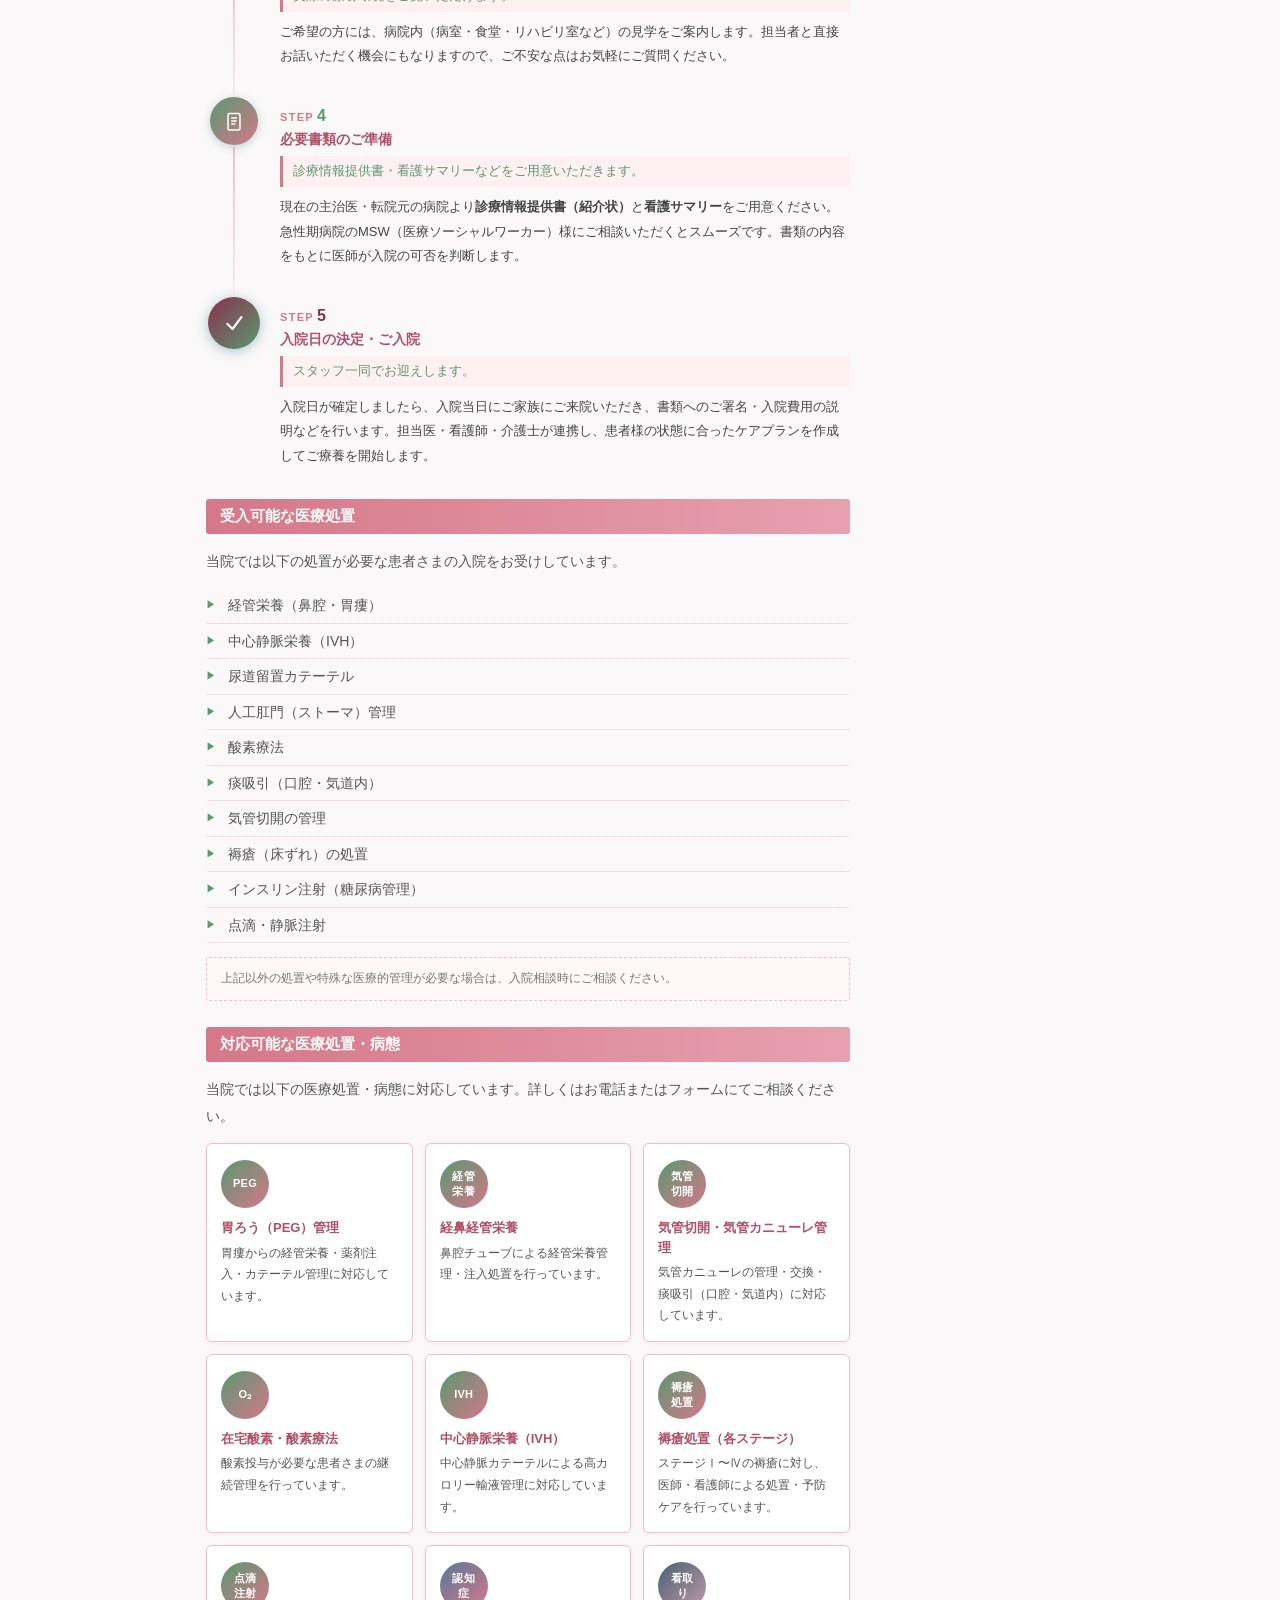
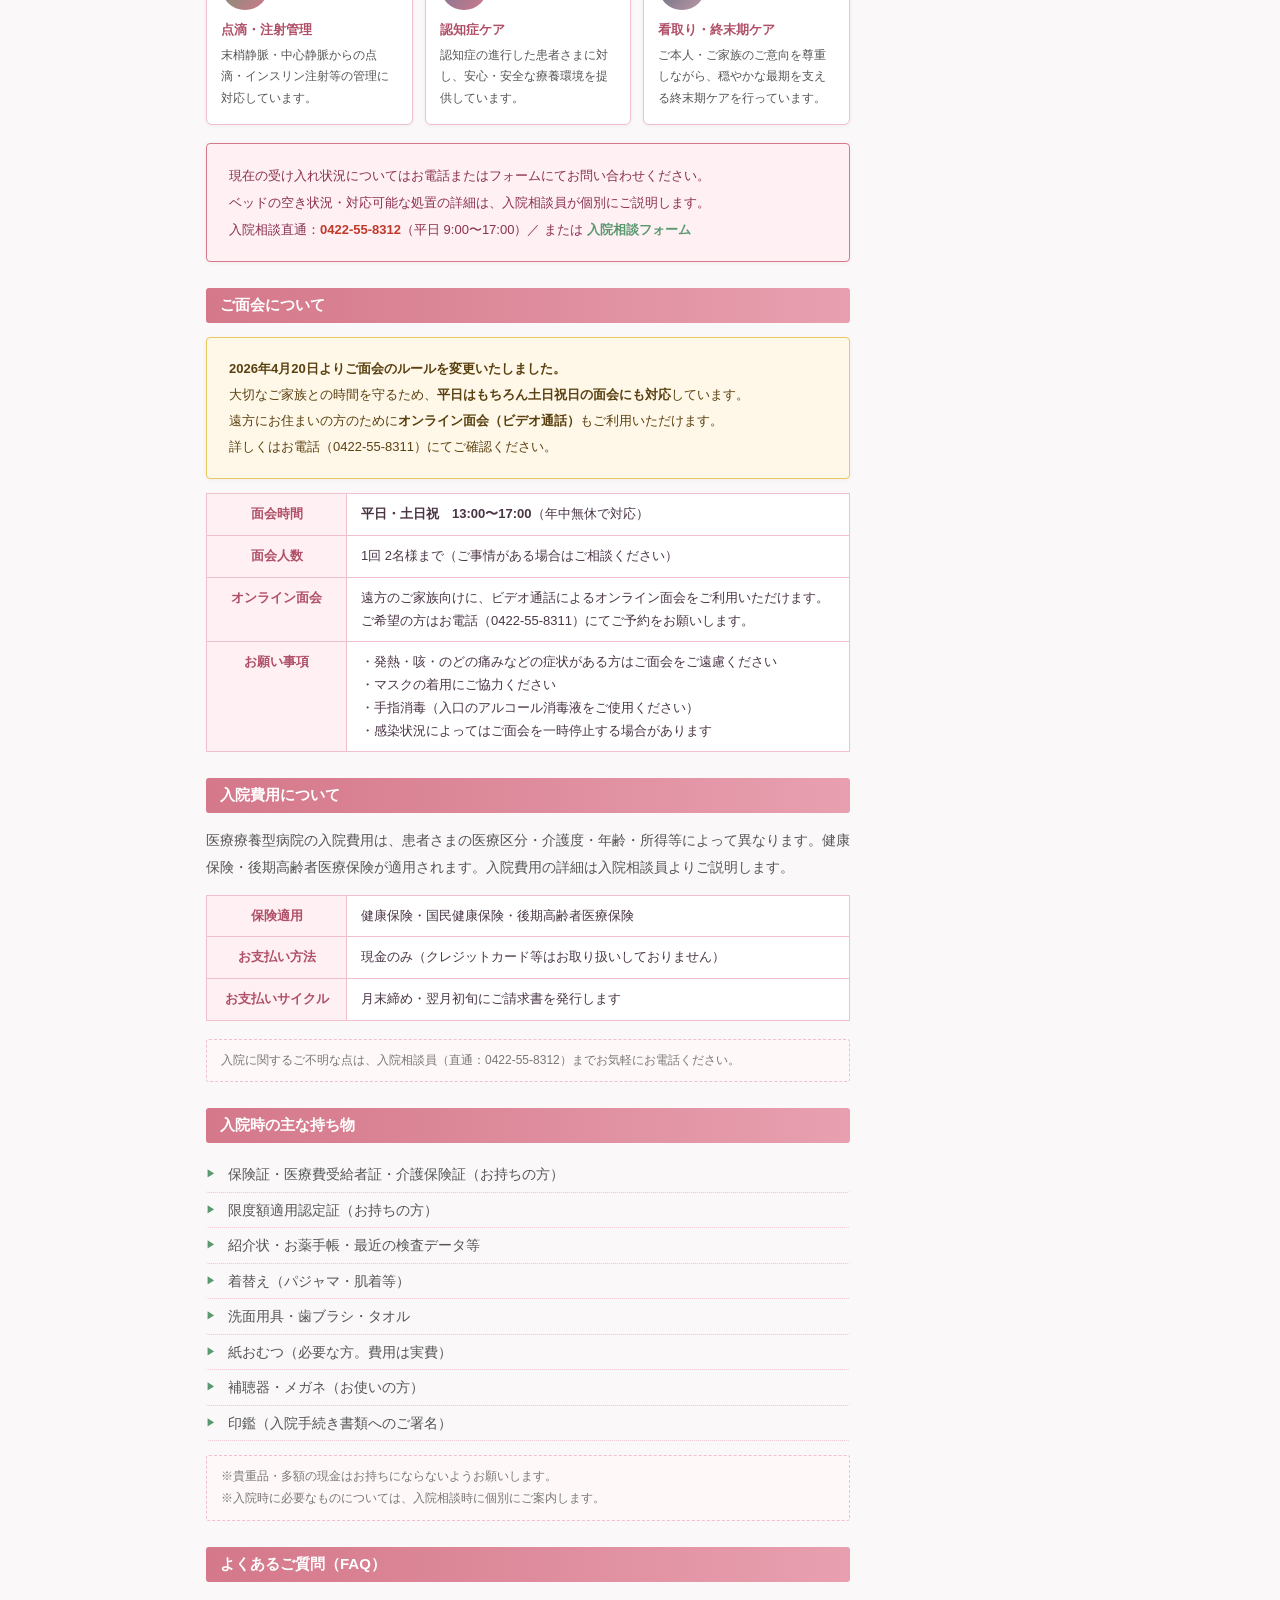
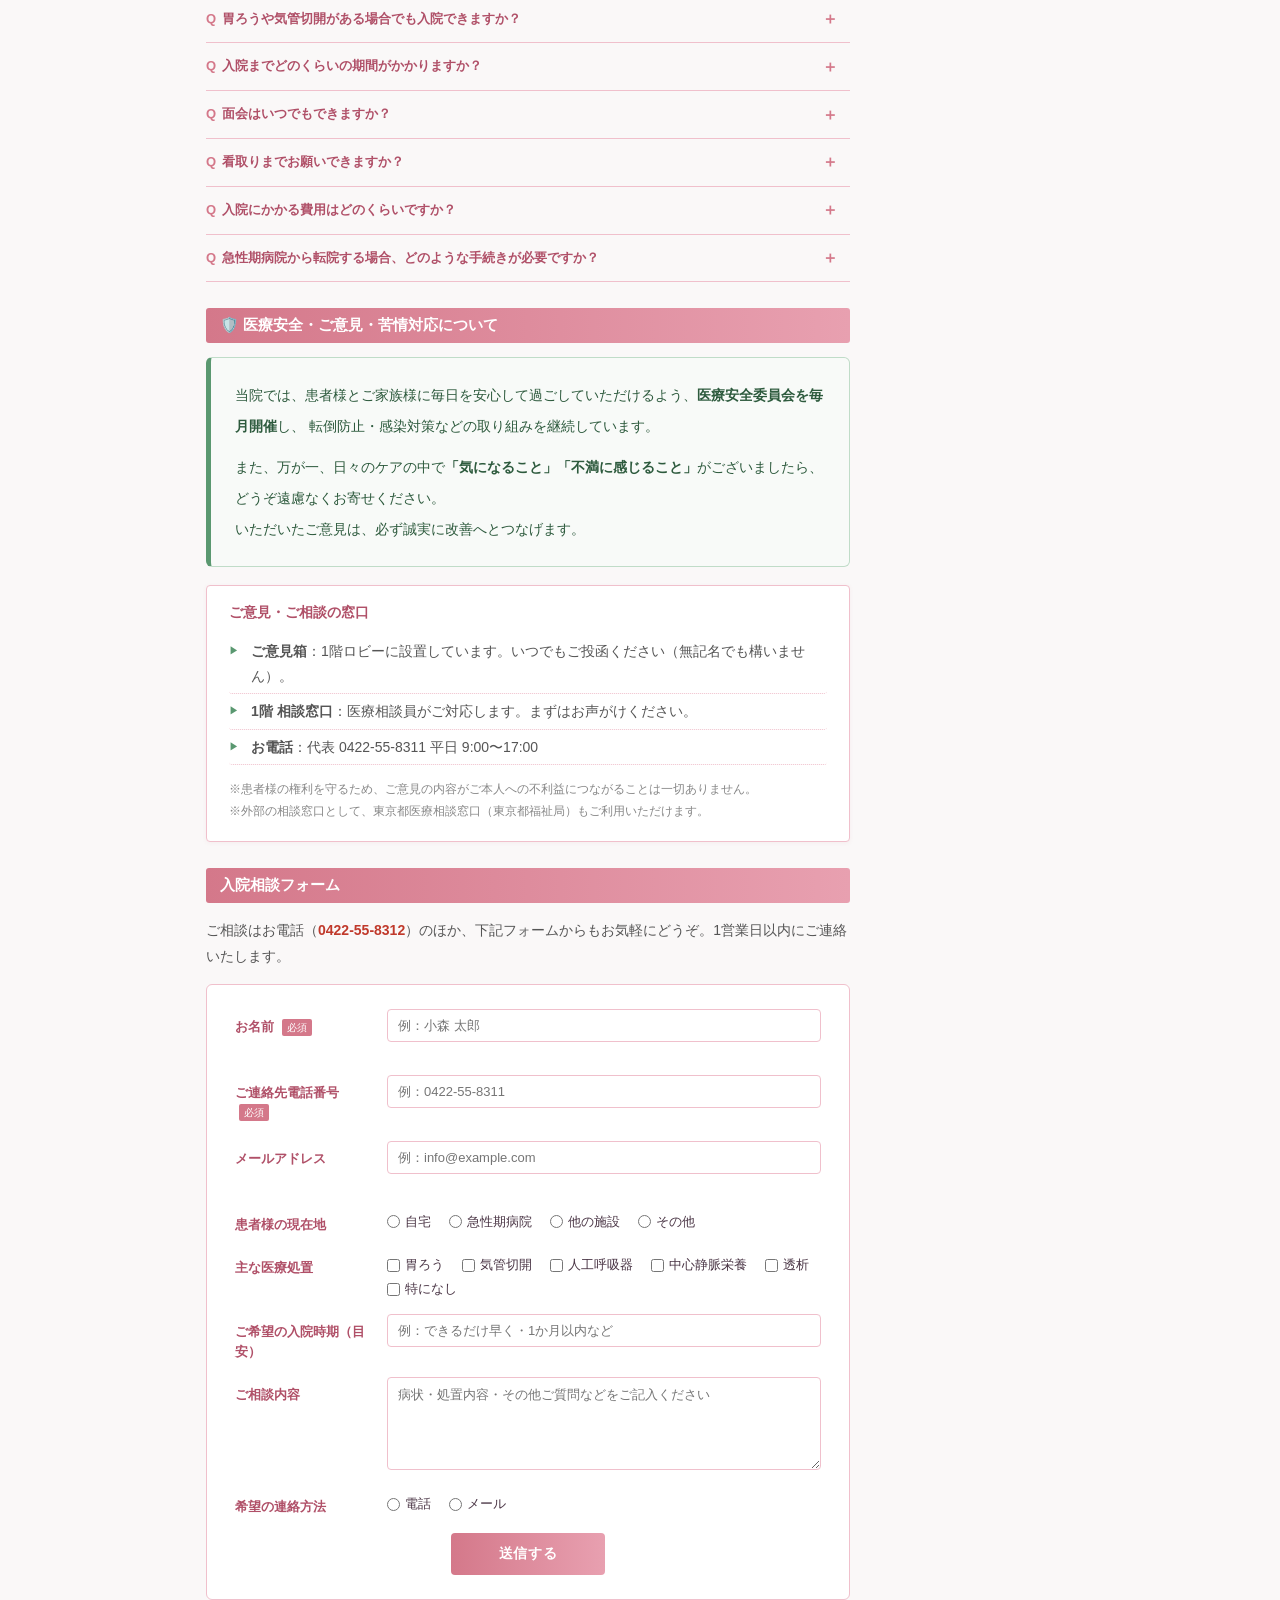
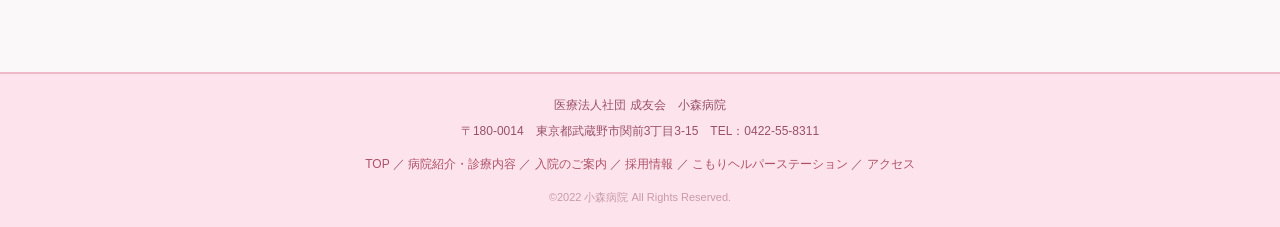
<file: nyuin.html>
<!DOCTYPE html>
<html lang="ja">
<head>
  <meta charset="UTF-8">
  <meta name="viewport" content="width=device-width, initial-scale=1.0">
  <title>入院のご案内｜小森病院</title>
  <meta name="description" content="小森病院（東京都武蔵野市）の入院についてご案内します。療養病床57床。入院相談は医療相談員へ直通：0422-55-8312">
  <link rel="stylesheet" href="style.css">
  <style>
    /* ── Pattern F: ホバーエフェクト & トランジション ── */
    .info-table tr { transition: background .12s; }
    .info-table tr:hover td,
    .info-table tr:hover th { background: #fff8fa; }
    .sidebar-box { transition: box-shadow .18s; }
    .sidebar-box:hover { box-shadow: 0 4px 14px rgba(180,100,120,0.10); }
    .sidebar-links li a {
      transition: background .12s, padding-left .12s;
      border-radius: 4px; display: block;
    }
    .sidebar-links li a:hover { background: #fff0f3; padding-left: 14px; }
    .faq-q { transition: background .12s; }
    .faq-q:hover { background: #fff0f3; }
    .card { transition: box-shadow .18s, transform .15s; }
    .card:hover { box-shadow: 0 6px 18px rgba(180,100,120,0.12); transform: translateY(-2px); }
    .check-list li { transition: background .12s; border-radius: 3px; }
    .check-list li:hover { background: #fff8fa; }
    .consult-form input:focus,
    .consult-form select:focus,
    .consult-form textarea:focus {
      outline: none;
      border-color: #d4788a;
      box-shadow: 0 0 0 3px rgba(212,120,138,0.15);
      transition: box-shadow .2s, border-color .2s;
    }
  </style>
</head>
<body>

<header class="site-header">
  <div class="header-inner">
    <div class="header-logo">
      <img src="images/header_logo.png" alt="医療法人社団 成友会 小森病院">
    </div>
    <div class="header-photo">
      <img src="images/hospital_exterior.png" alt="小森病院 外観">
    </div>
  </div>
</header>

<nav class="site-nav">
  <div class="nav-inner">
    <a href="index.html">TOP</a>
    <a href="shinryo.html">病院紹介・<br>診療内容</a>
    <a href="nyuin.html" class="active">入院のご案内</a>
    <a href="boshu.html">採用情報</a>
    <a href="helper.html">こもりヘルパー<br>ステーション</a>
    <a href="access.html">アクセス</a>
  </div>
</nav>

<div class="page-wrap">
  <p class="breadcrumb"><a href="index.html">TOP</a> <span>›</span> 入院のご案内</p>
  <h1 class="page-title">入院のご案内</h1>

  <div class="content-grid">
    <main class="main-content">

      <!-- 私たちが大切にしていること -->
      <div class="philosophy-box">
        <div class="philosophy-deco" aria-hidden="true">
          <svg viewBox="0 0 60 44" fill="none" xmlns="http://www.w3.org/2000/svg" width="52" height="38">
            <path d="M0 44V26.4C0 17.6 2.4 11.2 7.2 7.2 12 3.2 18.8 1.2 27.6 1.2L28.8 6C23.2 7.2 18.8 9.2 15.6 12 12.4 14.8 10.8 18.8 10.8 24H22.4V44H0ZM37.6 44V26.4C37.6 17.6 40 11.2 44.8 7.2 49.6 3.2 56.4 1.2 65.2 1.2L66.4 6C60.8 7.2 56.4 9.2 53.2 12 50 14.8 48.4 18.8 48.4 24H60V44H37.6Z" fill="#f0c0cc" opacity="0.6"/>
          </svg>
        </div>
        <h2 class="philosophy-heading">私たちが大切にしていること</h2>
        <p class="philosophy-text">
          医療処置が必要な状態であっても、患者様が安心感を持ち、穏やかな日常を過ごせること。<br>
          それを最優先に考え、患者様おひとりおひとりに寄り添ったケアを提供しています。<br>
          入院に関するご不安やご質問は、どんな小さなことでもお気軽にご相談ください。
        </p>
        <div class="philosophy-footer">
          <span class="philosophy-sig">小森病院　医療相談員・スタッフ一同</span>
        </div>
      </div>

      <style>
        /* ===== 施設の想い ===== */
        .philosophy-box {
          position: relative;
          background: linear-gradient(145deg, #fff8fa 0%, #fff0f3 60%, #fff0f3 100%);
          border: 1px solid #f0c0cc;
          border-left: 5px solid #d4788a;
          border-radius: 6px;
          padding: 28px 28px 22px 32px;
          margin-bottom: 24px;
          overflow: hidden;
          box-shadow: 0 2px 10px rgba(212,120,138,.10);
        }
        .philosophy-deco {
          position: absolute;
          top: 14px; right: 18px;
          opacity: .35;
          pointer-events: none;
        }
        .philosophy-heading {
          font-size: 15px;
          font-weight: bold;
          color: #b05068;
          margin: 0 0 16px;
          display: flex;
          align-items: center;
          gap: 10px;
        }
        .philosophy-heading::before {
          content: '';
          display: inline-block;
          width: 6px; height: 6px;
          border-radius: 50%;
          background: #d4788a;
          box-shadow: 0 0 0 3px rgba(212,120,138,.25);
          flex-shrink: 0;
        }
        .philosophy-text {
          font-size: 14px;
          line-height: 2.3;
          color: #6a3a50;
          margin: 0 0 18px;
          padding-left: 16px;
          border-left: 2px dotted #f0b8c8;
        }
        .philosophy-footer {
          text-align: right;
        }
        .philosophy-sig {
          font-size: 12px;
          color: #c09aaa;
          letter-spacing: 0.06em;
        }
        @media (max-width: 760px) {
          .philosophy-box { padding: 20px 18px 16px 20px; }
          .philosophy-text { font-size: 13px; padding-left: 12px; }
        }
      </style>

      <!-- 療養病床（わかりやすい解説） -->
      <div style="background:#fff8fa; border:2px solid #d4788a; border-radius:8px; padding:20px 22px; margin-bottom:22px;">
        <h3 style="font-size:15px; font-weight:bold; color:#b05068; margin-bottom:10px;">💡 「長期療養（療養病床）」とはどんな場所ですか？</h3>
        <p style="font-size:14px; line-height:2.1; color:#6a3a50;">
          <strong>脳梗塞の後遺症・認知症・骨折後などで、ご自宅での介護が一時的または長期的に難しくなった方のための病床です。</strong><br>
          急性期病院で治療が一段落した後も、医療と介護が一体となって日常生活を24時間サポートします。<br>
          胃ろう・気管切開など医療処置が必要な状態でも、安心してお任せいただけます。
        </p>
      </div>

      <!-- 病院の概要 -->
      <div class="card" style="background:#fff0f3; border-color:#d4788a; margin-bottom:22px;">
        <p style="font-size:14px; line-height:2.1; color:#8a3050;">
          小森病院は東京都武蔵野市にある <strong>医療療養型病院（57床）</strong> です。<br>
          長期療養が必要な患者さまに対し、医師・看護師・介護士・リハビリスタッフなどが連携してケアを提供しています。<br>
          入院のご相談は医療相談員（直通：<strong style="color:#c0392b;">0422-55-8312</strong>）までお電話ください。
        </p>
      </div>

      <!-- 入院相談の流れ -->
      <h2 class="section-heading" id="sec-flow">入院相談から入院までの流れ</h2>
      <p class="body-text" style="margin-bottom:20px;">「まだ相談していいのか迷っている」という段階でも大丈夫です。まずはお気軽にご連絡ください。</p>

      <div class="nstep-flow">

        <div class="nstep-item">
          <div class="nstep-left">
            <div class="nstep-circle">
              <svg viewBox="0 0 32 32" fill="none" xmlns="http://www.w3.org/2000/svg" width="24" height="24">
                <path d="M6 6h4l2 5-2.5 1.5a14 14 0 006 6L17 16l5 2v4c0 1-1 2-2 2C9 24 4 11 4 8c0-1 1-2 2-2z" fill="white" stroke="white" stroke-width="0.5"/>
              </svg>
            </div>
            <div class="nstep-line"></div>
          </div>
          <div class="nstep-right">
            <div class="nstep-label">STEP <span>1</span></div>
            <h3 class="nstep-title">お電話またはフォームでご相談</h3>
            <p class="nstep-hint">「こんな状態でも受け入れてもらえる？」という段階でOKです。</p>
            <p class="nstep-desc">入院相談担当者（直通：<strong><a href="tel:0422558312" style="color:#c0392b;">0422-55-8312</a></strong>）へお電話いただくか、<a href="#form">Webフォーム</a>からご送信ください。患者様の医療処置・病状・ご希望をお気軽にお知らせください。</p>
          </div>
        </div>

        <div class="nstep-item">
          <div class="nstep-left">
            <div class="nstep-circle">
              <svg viewBox="0 0 32 32" fill="none" xmlns="http://www.w3.org/2000/svg" width="24" height="24">
                <circle cx="16" cy="10" r="5" fill="white"/>
                <path d="M6 26c0-5.5 4.5-10 10-10s10 4.5 10 10" stroke="white" stroke-width="2.2" stroke-linecap="round"/>
              </svg>
            </div>
            <div class="nstep-line"></div>
          </div>
          <div class="nstep-right">
            <div class="nstep-label">STEP <span>2</span></div>
            <h3 class="nstep-title">担当者よりご連絡<span class="nstep-badge">1営業日以内</span></h3>
            <p class="nstep-hint">現在の状態や希望をお伺いします。</p>
            <p class="nstep-desc">入院相談員より折り返しご連絡いたします。患者様の現在の状態・医療処置・ご希望入院時期などを詳しくお聞かせください。この時点での受け入れ可否の目安もお伝えします。</p>
          </div>
        </div>

        <div class="nstep-item">
          <div class="nstep-left">
            <div class="nstep-circle">
              <svg viewBox="0 0 32 32" fill="none" xmlns="http://www.w3.org/2000/svg" width="24" height="24">
                <rect x="5" y="7" width="22" height="18" rx="2" stroke="white" stroke-width="2"/>
                <path d="M5 13h22" stroke="white" stroke-width="2"/>
                <path d="M11 4v6M21 4v6" stroke="white" stroke-width="2" stroke-linecap="round"/>
              </svg>
            </div>
            <div class="nstep-line"></div>
          </div>
          <div class="nstep-right">
            <div class="nstep-label">STEP <span>3</span></div>
            <h3 class="nstep-title">施設見学・詳細のご確認<span class="nstep-badge nstep-badge--opt">任意</span></h3>
            <p class="nstep-hint">実際の療養環境をご覧いただけます。</p>
            <p class="nstep-desc">ご希望の方には、病院内（病室・食堂・リハビリ室など）の見学をご案内します。担当者と直接お話いただく機会にもなりますので、ご不安な点はお気軽にご質問ください。</p>
          </div>
        </div>

        <div class="nstep-item">
          <div class="nstep-left">
            <div class="nstep-circle">
              <svg viewBox="0 0 32 32" fill="none" xmlns="http://www.w3.org/2000/svg" width="24" height="24">
                <path d="M10 6h12a2 2 0 012 2v18a2 2 0 01-2 2H10a2 2 0 01-2-2V8a2 2 0 012-2z" stroke="white" stroke-width="2"/>
                <path d="M13 12h6M13 16h6M13 20h4" stroke="white" stroke-width="2" stroke-linecap="round"/>
              </svg>
            </div>
            <div class="nstep-line"></div>
          </div>
          <div class="nstep-right">
            <div class="nstep-label">STEP <span>4</span></div>
            <h3 class="nstep-title">必要書類のご準備</h3>
            <p class="nstep-hint">診療情報提供書・看護サマリーなどをご用意いただきます。</p>
            <p class="nstep-desc">現在の主治医・転院元の病院より<strong>診療情報提供書（紹介状）</strong>と<strong>看護サマリー</strong>をご用意ください。急性期病院のMSW（医療ソーシャルワーカー）様にご相談いただくとスムーズです。書類の内容をもとに医師が入院の可否を判断します。</p>
          </div>
        </div>

        <div class="nstep-item nstep-item--last">
          <div class="nstep-left">
            <div class="nstep-circle nstep-circle--goal">
              <svg viewBox="0 0 32 32" fill="none" xmlns="http://www.w3.org/2000/svg" width="24" height="24">
                <path d="M7 17l7 7L26 8" stroke="white" stroke-width="2.8" stroke-linecap="round" stroke-linejoin="round"/>
              </svg>
            </div>
          </div>
          <div class="nstep-right">
            <div class="nstep-label nstep-label--goal">STEP <span>5</span></div>
            <h3 class="nstep-title">入院日の決定・ご入院</h3>
            <p class="nstep-hint">スタッフ一同でお迎えします。</p>
            <p class="nstep-desc">入院日が確定しましたら、入院当日にご家族にご来院いただき、書類へのご署名・入院費用の説明などを行います。担当医・看護師・介護士が連携し、患者様の状態に合ったケアプランを作成してご療養を開始します。</p>
          </div>
        </div>

      </div><!-- /.nstep-flow -->

      <style>
        /* ===== 新ステップフロー ===== */
        .nstep-flow {
          margin: 0 0 22px;
        }
        .nstep-item {
          display: flex;
          gap: 0;
          align-items: stretch;
        }
        /* 左側：アイコン＋縦線 */
        .nstep-left {
          display: flex;
          flex-direction: column;
          align-items: center;
          flex-shrink: 0;
          width: 56px;
        }
        .nstep-circle {
          width: 48px; height: 48px;
          border-radius: 50%;
          background: linear-gradient(135deg, #5a9870 0%, #d4788a 100%);
          display: flex; align-items: center; justify-content: center;
          flex-shrink: 0;
          box-shadow: 0 2px 8px rgba(42,122,138,.28);
          position: relative; z-index: 1;
        }
        .nstep-circle--goal {
          background: linear-gradient(135deg, #8a3050 0%, #5a9870 100%);
          box-shadow: 0 2px 12px rgba(42,122,138,.40);
          width: 52px; height: 52px;
        }
        .nstep-line {
          flex: 1;
          width: 2px;
          background: linear-gradient(to bottom, #f0c0cc 0%, #fde8ee 100%);
          margin: 2px 0;
          min-height: 24px;
        }
        /* 右側：テキスト */
        .nstep-right {
          flex: 1;
          padding: 0 0 28px 18px;
        }
        .nstep-item--last .nstep-right { padding-bottom: 4px; }
        .nstep-label {
          font-size: 11px;
          font-weight: bold;
          color: #d4788a;
          letter-spacing: 0.12em;
          margin-bottom: 4px;
          display: flex;
          align-items: baseline;
          gap: 3px;
          padding-top: 10px;
        }
        .nstep-label span { font-size: 16px; color: #5a9870; }
        .nstep-label--goal span { color: #8a3050; }
        .nstep-title {
          font-size: 14px;
          font-weight: bold;
          color: #b05068;
          margin: 0 0 6px;
          line-height: 1.5;
          display: flex;
          align-items: center;
          flex-wrap: wrap;
          gap: 8px;
        }
        .nstep-badge {
          font-size: 11px;
          font-weight: bold;
          background: #c0392b;
          color: #fff;
          padding: 2px 8px;
          border-radius: 10px;
          letter-spacing: 0.04em;
        }
        .nstep-badge--opt {
          background: #d4788a;
        }
        .nstep-hint {
          font-size: 13px;
          color: #5a9870;
          background: #fff0f3;
          border-left: 3px solid #d4788a;
          padding: 5px 10px;
          margin: 0 0 8px;
          border-radius: 0 3px 3px 0;
          line-height: 1.6;
        }
        .nstep-desc {
          font-size: 13px;
          color: #444;
          line-height: 1.9;
          margin: 0;
        }
        .nstep-desc a { color: #5a9870; }
        @media (max-width: 760px) {
          .nstep-left { width: 44px; }
          .nstep-circle { width: 40px; height: 40px; }
          .nstep-circle--goal { width: 44px; height: 44px; }
          .nstep-right { padding-left: 14px; }
        }
      </style>

      <!-- 受入可能処置 -->
      <h2 class="section-heading" id="sec-accept">受入可能な医療処置</h2>
      <p class="body-text">当院では以下の処置が必要な患者さまの入院をお受けしています。</p>
      <ul class="check-list">
        <li>経管栄養（鼻腔・胃瘻）</li>
        <li>中心静脈栄養（IVH）</li>
        <li>尿道留置カテーテル</li>
        <li>人工肛門（ストーマ）管理</li>
        <li>酸素療法</li>
        <li>痰吸引（口腔・気道内）</li>
        <li>気管切開の管理</li>
        <li>褥瘡（床ずれ）の処置</li>
        <li>インスリン注射（糖尿病管理）</li>
        <li>点滴・静脈注射</li>
      </ul>
      <p class="note">上記以外の処置や特殊な医療的管理が必要な場合は、入院相談時にご相談ください。</p>

      <!-- 対応可能な医療処置・病態 -->
      <h2 class="section-heading" id="sec-treatment">対応可能な医療処置・病態</h2>
      <p class="body-text">当院では以下の医療処置・病態に対応しています。詳しくはお電話またはフォームにてご相談ください。</p>

      <div class="tx-grid">

        <div class="tx-card">
          <div class="tx-icon-wrap">
            <div class="tx-icon">PEG</div>
          </div>
          <div class="tx-body">
            <p class="tx-name">胃ろう（PEG）管理</p>
            <p class="tx-desc">胃瘻からの経管栄養・薬剤注入・カテーテル管理に対応しています。</p>
          </div>
        </div>

        <div class="tx-card">
          <div class="tx-icon-wrap">
            <div class="tx-icon">経管<br>栄養</div>
          </div>
          <div class="tx-body">
            <p class="tx-name">経鼻経管栄養</p>
            <p class="tx-desc">鼻腔チューブによる経管栄養管理・注入処置を行っています。</p>
          </div>
        </div>

        <div class="tx-card">
          <div class="tx-icon-wrap">
            <div class="tx-icon">気管<br>切開</div>
          </div>
          <div class="tx-body">
            <p class="tx-name">気管切開・気管カニューレ管理</p>
            <p class="tx-desc">気管カニューレの管理・交換・痰吸引（口腔・気道内）に対応しています。</p>
          </div>
        </div>

        <div class="tx-card">
          <div class="tx-icon-wrap">
            <div class="tx-icon">O₂</div>
          </div>
          <div class="tx-body">
            <p class="tx-name">在宅酸素・酸素療法</p>
            <p class="tx-desc">酸素投与が必要な患者さまの継続管理を行っています。</p>
          </div>
        </div>

        <div class="tx-card">
          <div class="tx-icon-wrap">
            <div class="tx-icon">IVH</div>
          </div>
          <div class="tx-body">
            <p class="tx-name">中心静脈栄養（IVH）</p>
            <p class="tx-desc">中心静脈カテーテルによる高カロリー輸液管理に対応しています。</p>
          </div>
        </div>

        <div class="tx-card">
          <div class="tx-icon-wrap">
            <div class="tx-icon">褥瘡<br>処置</div>
          </div>
          <div class="tx-body">
            <p class="tx-name">褥瘡処置（各ステージ）</p>
            <p class="tx-desc">ステージⅠ〜Ⅳの褥瘡に対し、医師・看護師による処置・予防ケアを行っています。</p>
          </div>
        </div>

        <div class="tx-card">
          <div class="tx-icon-wrap">
            <div class="tx-icon">点滴<br>注射</div>
          </div>
          <div class="tx-body">
            <p class="tx-name">点滴・注射管理</p>
            <p class="tx-desc">末梢静脈・中心静脈からの点滴・インスリン注射等の管理に対応しています。</p>
          </div>
        </div>

        <div class="tx-card">
          <div class="tx-icon-wrap">
            <div class="tx-icon" style="background:linear-gradient(135deg,#5a7898,#d4788a);">認知<br>症</div>
          </div>
          <div class="tx-body">
            <p class="tx-name">認知症ケア</p>
            <p class="tx-desc">認知症の進行した患者さまに対し、安心・安全な療養環境を提供しています。</p>
          </div>
        </div>

        <div class="tx-card">
          <div class="tx-icon-wrap">
            <div class="tx-icon" style="background:linear-gradient(135deg,#4a6070,#c09aaa);">看取<br>り</div>
          </div>
          <div class="tx-body">
            <p class="tx-name">看取り・終末期ケア</p>
            <p class="tx-desc">ご本人・ご家族のご意向を尊重しながら、穏やかな最期を支える終末期ケアを行っています。</p>
          </div>
        </div>

      </div><!-- /.tx-grid -->

      <div class="card" style="background:#fff0f3; border-color:#d4788a; margin-bottom:22px;">
        <p style="font-size:13px; line-height:2.1; color:#8a3050;">
          現在の受け入れ状況についてはお電話またはフォームにてお問い合わせください。<br>
          ベッドの空き状況・対応可能な処置の詳細は、入院相談員が個別にご説明します。<br>
          入院相談直通：<strong style="color:#c0392b;">0422-55-8312</strong>（平日 9:00〜17:00）／ または <a href="#form" style="color:#5a9870; font-weight:bold;">入院相談フォーム</a>
        </p>
      </div>

      <style>
        /* ===== 対応可能処置カード ===== */
        .tx-grid {
          display: grid;
          grid-template-columns: repeat(3, 1fr);
          gap: 12px;
          margin-bottom: 18px;
        }
        .tx-card {
          background: #fff;
          border: 1px solid #f0c0cc;
          border-radius: 6px;
          padding: 16px 14px 14px;
          display: flex;
          flex-direction: column;
          align-items: flex-start;
          gap: 10px;
          box-shadow: 0 1px 4px rgba(0,0,0,0.05);
          transition: box-shadow .18s, transform .18s;
        }
        .tx-card:hover {
          box-shadow: 0 4px 14px rgba(90,158,168,.22);
          transform: translateY(-2px);
        }
        .tx-icon-wrap { display: flex; }
        .tx-icon {
          width: 48px; height: 48px;
          border-radius: 50%;
          background: linear-gradient(135deg, #5a9870 0%, #d4788a 100%);
          color: #fff;
          font-size: 11px;
          font-weight: bold;
          display: flex;
          align-items: center;
          justify-content: center;
          text-align: center;
          line-height: 1.4;
          letter-spacing: 0.02em;
          flex-shrink: 0;
        }
        .tx-name {
          font-size: 13px;
          font-weight: bold;
          color: #b05068;
          margin: 0 0 5px;
          line-height: 1.5;
        }
        .tx-desc {
          font-size: 12px;
          color: #555;
          line-height: 1.8;
          margin: 0;
        }
        @media (max-width: 760px) {
          .tx-grid { grid-template-columns: repeat(2, 1fr); gap: 10px; }
        }
        @media (max-width: 480px) {
          .tx-grid { grid-template-columns: 1fr; }
        }
      </style>

      <!-- 面会について -->
      <h2 class="section-heading" id="sec-visit">ご面会について</h2>
      <!--
        📷 写真撮影アドバイス（面会）：
        面会室または病室で、ご家族が患者様の手を握って
        嬉しそうに話している温かいシーンが効果的です。
        患者様のプライバシーに十分配慮した角度でお願いします。
      -->
      <div class="card" style="background:#fff8e8; border-color:#e8c860; margin-bottom:14px;">
        <p style="font-size:13px; color:#5a4010; line-height:2;">
          <strong>2026年4月20日よりご面会のルールを変更いたしました。</strong><br>
          大切なご家族との時間を守るため、<strong>平日はもちろん土日祝日の面会にも対応</strong>しています。<br>
          遠方にお住まいの方のために<strong>オンライン面会（ビデオ通話）</strong>もご利用いただけます。<br>
          詳しくはお電話（0422-55-8311）にてご確認ください。
        </p>
      </div>
      <table class="info-table">
        <tr><th>面会時間</th><td><strong>平日・土日祝　13:00〜17:00</strong>（年中無休で対応）</td></tr>
        <tr><th>面会人数</th><td>1回 2名様まで（ご事情がある場合はご相談ください）</td></tr>
        <tr><th>オンライン面会</th><td>
          遠方のご家族向けに、ビデオ通話によるオンライン面会をご利用いただけます。<br>
          ご希望の方はお電話（0422-55-8311）にてご予約をお願いします。
        </td></tr>
        <tr><th>お願い事項</th><td>
          ・発熱・咳・のどの痛みなどの症状がある方はご面会をご遠慮ください<br>
          ・マスクの着用にご協力ください<br>
          ・手指消毒（入口のアルコール消毒液をご使用ください）<br>
          ・感染状況によってはご面会を一時停止する場合があります
        </td></tr>
      </table>

      <!-- 費用の目安 -->
      <h2 class="section-heading" id="sec-cost">入院費用について</h2>
      <p class="body-text">
        医療療養型病院の入院費用は、患者さまの医療区分・介護度・年齢・所得等によって異なります。健康保険・後期高齢者医療保険が適用されます。入院費用の詳細は入院相談員よりご説明します。
      </p>
      <table class="info-table">
        <tr><th>保険適用</th><td>健康保険・国民健康保険・後期高齢者医療保険</td></tr>
        <tr><th>お支払い方法</th><td>現金のみ（クレジットカード等はお取り扱いしておりません）</td></tr>
        <tr><th>お支払いサイクル</th><td>月末締め・翌月初旬にご請求書を発行します</td></tr>
      </table>
      <p class="note">入院に関するご不明な点は、入院相談員（直通：0422-55-8312）までお気軽にお電話ください。</p>

      <!-- 持ち物 -->
      <h2 class="section-heading" id="sec-items">入院時の主な持ち物</h2>
      <ul class="check-list">
        <li>保険証・医療費受給者証・介護保険証（お持ちの方）</li>
        <li>限度額適用認定証（お持ちの方）</li>
        <li>紹介状・お薬手帳・最近の検査データ等</li>
        <li>着替え（パジャマ・肌着等）</li>
        <li>洗面用具・歯ブラシ・タオル</li>
        <li>紙おむつ（必要な方。費用は実費）</li>
        <li>補聴器・メガネ（お使いの方）</li>
        <li>印鑑（入院手続き書類へのご署名）</li>
      </ul>
      <p class="note">※貴重品・多額の現金はお持ちにならないようお願いします。<br>
      ※入院時に必要なものについては、入院相談時に個別にご案内します。</p>

      <!-- よくあるご質問 -->
      <h2 class="section-heading" id="sec-faq">よくあるご質問（FAQ）</h2>

      <div class="faq-list">

        <div class="faq-item">
          <button class="faq-q" aria-expanded="false">
            胃ろうや気管切開がある場合でも入院できますか？
          </button>
          <div class="faq-a" hidden>
            はい、対応可能です。医療依存度の高い患者様の受け入れを積極的に行っています。まずはお気軽にご相談ください。
          </div>
        </div>

        <div class="faq-item">
          <button class="faq-q" aria-expanded="false">
            入院までどのくらいの期間がかかりますか？
          </button>
          <div class="faq-a" hidden>
            ご相談いただいてから、通常1〜2週間程度でご入院いただけます。お急ぎの場合はその旨をご相談時にお伝えください。
          </div>
        </div>

        <div class="faq-item">
          <button class="faq-q" aria-expanded="false">
            面会はいつでもできますか？
          </button>
          <div class="faq-a" hidden>
            面会時間を設けています。詳しくはお電話にてご確認ください。
          </div>
        </div>

        <div class="faq-item">
          <button class="faq-q" aria-expanded="false">
            看取りまでお願いできますか？
          </button>
          <div class="faq-a" hidden>
            はい、終末期・看取りまで責任を持って対応いたします。患者様とご家族が安心して過ごせるよう、スタッフ一同でサポートします。
          </div>
        </div>

        <div class="faq-item">
          <button class="faq-q" aria-expanded="false">
            入院にかかる費用はどのくらいですか？
          </button>
          <div class="faq-a" hidden>
            病状や要介護度によって異なります。概算のご説明も含め、まずはお気軽にご相談ください。
          </div>
        </div>

        <div class="faq-item">
          <button class="faq-q" aria-expanded="false">
            急性期病院から転院する場合、どのような手続きが必要ですか？
          </button>
          <div class="faq-a" hidden>
            病院の医療ソーシャルワーカー（MSW）様を通じてご紹介いただくか、ご家族から直接ご連絡いただいても構いません。診療情報提供書（紹介状）と看護サマリーをご準備いただければスムーズです。
          </div>
        </div>

      </div><!-- /.faq-list -->

      <style>
        .faq-list { margin-bottom: 22px; }
        .faq-item { border-bottom: 1px solid #f0c0cc; }
        .faq-q {
          width: 100%; text-align: left; background: none; border: none;
          padding: 13px 36px 13px 16px; font-size: 13px; font-weight: bold;
          color: #b05068; cursor: pointer; position: relative; line-height: 1.6;
        }
        .faq-q::before { content: 'Q'; position: absolute; left: 0; color: #d4788a; font-weight: bold; }
        .faq-q::after {
          content: '＋'; position: absolute; right: 12px; top: 50%; transform: translateY(-50%);
          font-size: 16px; color: #d4788a; transition: transform .2s;
        }
        .faq-q[aria-expanded="true"]::after { transform: translateY(-50%) rotate(45deg); }
        .faq-a {
          padding: 4px 16px 14px 16px; font-size: 13px; color: #555; line-height: 1.9;
          border-left: 3px solid #f5c8d4; margin: 0 0 4px 16px;
        }
        .faq-a[hidden] { display: none; }
      </style>

      <script>
      (function(){
        document.querySelectorAll('.faq-q').forEach(function(btn){
          btn.addEventListener('click', function(){
            var expanded = this.getAttribute('aria-expanded') === 'true';
            this.setAttribute('aria-expanded', String(!expanded));
            var ans = this.nextElementSibling;
            if(expanded){ ans.hidden = true; } else { ans.hidden = false; }
          });
        });
      })();
      </script>

      <!-- ================================================================
           医療安全・苦情対応セクション
           ================================================================ -->
      <h2 class="section-heading" id="sec-safety">🛡️ 医療安全・ご意見・苦情対応について</h2>
      <!--
        📷 写真撮影アドバイス（医療安全）：
        1階ロビーにある「ご意見箱」や「相談窓口」の場所を示す
        明るくわかりやすい写真があると、開かれた病院であることが伝わります。
      -->
      <div style="background:#f8faf8; border:1px solid #c0dcc8; border-left:5px solid #5a9870; border-radius:6px; padding:22px 24px; margin-bottom:18px;">
        <p style="font-size:14px; line-height:2.2; color:#2d5a3d;">
          当院では、患者様とご家族様に毎日を安心して過ごしていただけるよう、<strong>医療安全委員会を毎月開催</strong>し、
          転倒防止・感染対策などの取り組みを継続しています。
        </p>
        <p style="font-size:14px; line-height:2.2; color:#2d5a3d; margin-top:10px;">
          また、万が一、日々のケアの中で<strong>「気になること」「不満に感じること」</strong>がございましたら、
          どうぞ遠慮なくお寄せください。<br>
          いただいたご意見は、必ず誠実に改善へとつなげます。
        </p>
      </div>
      <div class="card" style="margin-bottom:22px;">
        <h3 style="font-size:14px; font-weight:bold; color:#b05068; margin-bottom:12px;">ご意見・ご相談の窓口</h3>
        <ul class="check-list">
          <li>
            <strong>ご意見箱</strong>：1階ロビーに設置しています。いつでもご投函ください（無記名でも構いません）。
          </li>
          <li>
            <strong>1階 相談窓口</strong>：医療相談員がご対応します。まずはお声がけください。
          </li>
          <li>
            <strong>お電話</strong>：代表 0422-55-8311 平日 9:00〜17:00
          </li>
        </ul>
        <p style="font-size:12px; color:#888; margin-top:10px; line-height:1.8;">
          ※患者様の権利を守るため、ご意見の内容がご本人への不利益につながることは一切ありません。<br>
          ※外部の相談窓口として、東京都医療相談窓口（東京都福祉局）もご利用いただけます。
        </p>
      </div>

      <!-- 入院相談フォーム -->
      <h2 class="section-heading" id="inquiry-form">入院相談フォーム</h2>
      <p class="body-text">ご相談はお電話（<strong style="color:#c0392b;">0422-55-8312</strong>）のほか、下記フォームからもお気軽にどうぞ。1営業日以内にご連絡いたします。</p>

      <div id="form-success" hidden style="background:#eef7f2; border:1px solid #81c784; border-radius:6px; padding:20px 24px; margin-bottom:20px; color:#2e7d32; font-size:14px; line-height:2;">
        ✅ お問い合わせありがとうございます。<br>
        <strong>1営業日以内にご連絡いたします。</strong><br>
        お急ぎの場合はお電話（0422-55-8312）にてご連絡ください。
      </div>

      <!-- ★ 公開時：YOUR_FORM_ID を Formspree で取得した実際のIDに差し替えてください -->
      <!-- ★ Formspree登録URL: https://formspree.io/ （無料プランで月50件まで） -->
      <form id="inquiry-form-el" class="consult-form"
            action="https://formspree.io/f/YOUR_FORM_ID"
            method="POST" novalidate>
        <input type="hidden" name="_subject" value="【小森病院】入院相談フォームからのお問い合わせ">
        <input type="hidden" name="_language" value="ja">

        <div class="form-row">
          <label class="form-label" for="if-name">お名前 <span class="form-req">必須</span></label>
          <div class="form-input">
            <input type="text" id="if-name" name="name" placeholder="例：小森 太郎" required>
            <span class="form-err" id="err-name"></span>
          </div>
        </div>

        <div class="form-row">
          <label class="form-label" for="if-tel">ご連絡先電話番号 <span class="form-req">必須</span></label>
          <div class="form-input">
            <input type="tel" id="if-tel" name="tel" placeholder="例：0422-55-8311" required>
            <span class="form-err" id="err-tel"></span>
          </div>
        </div>

        <div class="form-row">
          <label class="form-label" for="if-email">メールアドレス</label>
          <div class="form-input">
            <input type="email" id="if-email" name="email" placeholder="例：info@example.com">
            <span class="form-err" id="err-email"></span>
          </div>
        </div>

        <div class="form-row">
          <fieldset class="form-fieldset">
            <legend class="form-label">患者様の現在地</legend>
            <div class="form-input">
              <div class="radio-group">
                <label><input type="radio" name="location" value="自宅"> 自宅</label>
                <label><input type="radio" name="location" value="急性期病院"> 急性期病院</label>
                <label><input type="radio" name="location" value="他の施設"> 他の施設</label>
                <label><input type="radio" name="location" value="その他"> その他</label>
              </div>
            </div>
          </fieldset>
        </div>

        <div class="form-row">
          <fieldset class="form-fieldset">
            <legend class="form-label">主な医療処置</legend>
            <div class="form-input">
              <div class="check-group">
                <label><input type="checkbox" name="treatment" value="胃ろう"> 胃ろう</label>
                <label><input type="checkbox" name="treatment" value="気管切開"> 気管切開</label>
                <label><input type="checkbox" name="treatment" value="人工呼吸器"> 人工呼吸器</label>
                <label><input type="checkbox" name="treatment" value="中心静脈栄養"> 中心静脈栄養</label>
                <label><input type="checkbox" name="treatment" value="透析"> 透析</label>
                <label><input type="checkbox" name="treatment" value="特になし"> 特になし</label>
              </div>
            </div>
          </fieldset>
        </div>

        <div class="form-row">
          <label class="form-label" for="if-timing">ご希望の入院時期（目安）</label>
          <div class="form-input">
            <input type="text" id="if-timing" name="timing" placeholder="例：できるだけ早く・1か月以内など">
          </div>
        </div>

        <div class="form-row">
          <label class="form-label" for="if-message">ご相談内容</label>
          <div class="form-input">
            <textarea id="if-message" name="message" rows="5" placeholder="病状・処置内容・その他ご質問などをご記入ください"></textarea>
          </div>
        </div>

        <div class="form-row">
          <fieldset class="form-fieldset">
            <legend class="form-label">希望の連絡方法</legend>
            <div class="form-input">
              <div class="radio-group">
                <label><input type="radio" name="contact_pref" value="電話"> 電話</label>
                <label><input type="radio" name="contact_pref" value="メール"> メール</label>
              </div>
            </div>
          </fieldset>
        </div>

        <div class="form-submit">
          <button type="submit" class="btn-submit">送信する</button>
        </div>

      </form>

      <style>
        .consult-form { background:#fff; border:1px solid #f0c0cc; border-radius:6px; padding:24px 28px; margin-bottom:20px; }
        .form-fieldset { border:none; padding:0; margin:0; display:contents; }
        .form-row { display:flex; gap:12px; margin-bottom:16px; align-items:flex-start; }
        .form-label { flex:0 0 140px; font-size:13px; font-weight:bold; color:#b05068; padding-top:8px; line-height:1.5; }
        .form-req { display:inline-block; background:#d4788a; color:#fff; font-size:10px; padding:1px 5px; border-radius:2px; margin-left:4px; font-weight:normal; }
        .form-input { flex:1; }
        .form-input input[type="text"],
        .form-input input[type="tel"],
        .form-input input[type="email"],
        .form-input textarea {
          width:100%; border:1px solid #f0c0cc; border-radius:4px; padding:8px 10px;
          font-size:13px; font-family:inherit; color:#4a3545;
          transition:border-color .15s;
        }
        .form-input input:focus, .form-input textarea:focus {
          outline:none; border-color:#d4788a; box-shadow:0 0 0 2px rgba(212,120,138,.15);
        }
        .form-input input.is-error { border-color:#e53935; }
        .form-err { display:block; font-size:11px; color:#e53935; margin-top:3px; min-height:14px; }
        .radio-group, .check-group { display:flex; flex-wrap:wrap; gap:6px 18px; padding-top:6px; }
        .radio-group label, .check-group label { font-size:13px; display:flex; align-items:center; gap:5px; cursor:pointer; }
        .form-submit { text-align:center; margin-top:8px; }
        .btn-submit {
          background:linear-gradient(90deg,#d4788a,#e8a0b0); color:#fff;
          border:none; border-radius:4px; padding:12px 48px; font-size:14px;
          font-weight:bold; cursor:pointer; letter-spacing:.05em;
          transition:opacity .15s;
        }
        .btn-submit:hover { opacity:.85; }
        @media(max-width:760px){
          .form-row { flex-direction:column; gap:4px; }
          .form-label { flex:none; padding-top:0; }
        }
      </style>

      <script>
      (function(){
        var form = document.getElementById('inquiry-form-el');
        var success = document.getElementById('form-success');
        if(!form) return;
        function validate(){
          var ok = true;
          var name = document.getElementById('if-name');
          var tel  = document.getElementById('if-tel');
          var email= document.getElementById('if-email');
          document.getElementById('err-name').textContent = '';
          document.getElementById('err-tel').textContent  = '';
          document.getElementById('err-email').textContent= '';
          name.classList.remove('is-error'); tel.classList.remove('is-error'); email.classList.remove('is-error');
          if(!name.value.trim()){ document.getElementById('err-name').textContent='お名前を入力してください'; name.classList.add('is-error'); ok=false; }
          if(!tel.value.trim()){ document.getElementById('err-tel').textContent='電話番号を入力してください'; tel.classList.add('is-error'); ok=false; }
          if(email.value && !/^[^\s@]+@[^\s@]+\.[^\s@]+$/.test(email.value)){ document.getElementById('err-email').textContent='メールアドレスの形式が正しくありません'; email.classList.add('is-error'); ok=false; }
          return ok;
        }
        form.addEventListener('submit', function(e){
          e.preventDefault();
          if(!validate()) return;
          // Formspree へ fetch で送信
          var btn = form.querySelector('.btn-submit');
          btn.disabled = true;
          btn.textContent = '送信中...';
          fetch(form.action, {
            method: 'POST',
            body: new FormData(form),
            headers: { 'Accept': 'application/json' }
          }).then(function(res){
            if(res.ok){
              form.hidden = true;
              success.hidden = false;
              success.scrollIntoView({behavior:'smooth', block:'center'});
            } else {
              btn.disabled = false;
              btn.textContent = '送信する';
              alert('送信に失敗しました。お電話（0422-55-8312）にてご連絡ください。');
            }
          }).catch(function(){
            btn.disabled = false;
            btn.textContent = '送信する';
            alert('通信エラーが発生しました。お電話（0422-55-8312）にてご連絡ください。');
          });
        });
      })();
      </script>

    </main>

    <!-- サイドバー -->
    <aside class="sidebar">
      <div class="sidebar-box">
        <div class="sidebar-title">📞 入院相談（直通）</div>
        <div class="sidebar-info">
          <span class="big-tel">0422-55-8312</span>
          平日 9:00〜17:00
        </div>
      </div>
      <div class="sidebar-box">
        <div class="sidebar-title">案内メニュー</div>
        <ul class="sidebar-links">
          <li><a href="index.html">▶ TOP</a></li>
          <li><a href="shinryo.html">▶ 診療内容</a></li>
          <li><a href="nyuin.html">▶ 入院のご案内</a></li>
          <li><a href="boshu.html">▶ 採用情報</a></li>
          <li><a href="helper.html">▶ こもりヘルパーステーション</a></li>
          <li><a href="access.html">▶ アクセス</a></li>
        </ul>
      </div>
      <div class="sidebar-box">
        <div class="sidebar-title">📋 入院相談メニュー</div>
        <ul class="sidebar-links sidebar-submenu">
          <li><a href="#sec-flow">▶ 入院相談から入院までの流れ</a></li>
          <li><a href="#sec-accept">▶ 受入可能な医療処置</a></li>
          <li><a href="#sec-treatment">▶ 対応可能な医療処置・病態</a></li>
          <li><a href="#sec-visit">▶ ご面会について</a></li>
          <li><a href="#sec-cost">▶ 入院費用について</a></li>
          <li><a href="#sec-items">▶ 入院時の主な持ち物</a></li>
          <li><a href="#sec-faq">▶ よくあるご質問</a></li>
          <li><a href="#sec-safety">▶ 医療安全・ご意見窓口</a></li>
          <li><a href="#inquiry-form">▶ 入院相談フォーム</a></li>
        </ul>
      </div>
      <div class="sidebar-box">
        <div class="sidebar-title">🏥 病床数</div>
        <div class="sidebar-info">
          療養病床<br>
          <strong style="font-size:20px; color:#b05068;">57床</strong><br>
          （医療療養型）
        </div>
      </div>
    </aside>
  </div>
</div>

<footer class="site-footer">
  <p>医療法人社団 成友会　小森病院</p>
  <p>〒180-0014　東京都武蔵野市関前3丁目3-15　TEL：0422-55-8311</p>
  <p style="margin-top:6px;">
    <a href="index.html">TOP</a> ／ <a href="shinryo.html">病院紹介・診療内容</a> ／ <a href="nyuin.html">入院のご案内</a> ／
    <a href="boshu.html">採用情報</a> ／ <a href="helper.html">こもりヘルパーステーション</a> ／ <a href="access.html">アクセス</a>
  </p>
  <p style="margin-top:8px; font-size:11px; opacity:.5;">©2022 小森病院 All Rights Reserved.</p>
</footer>
</body>
</html>
</file>
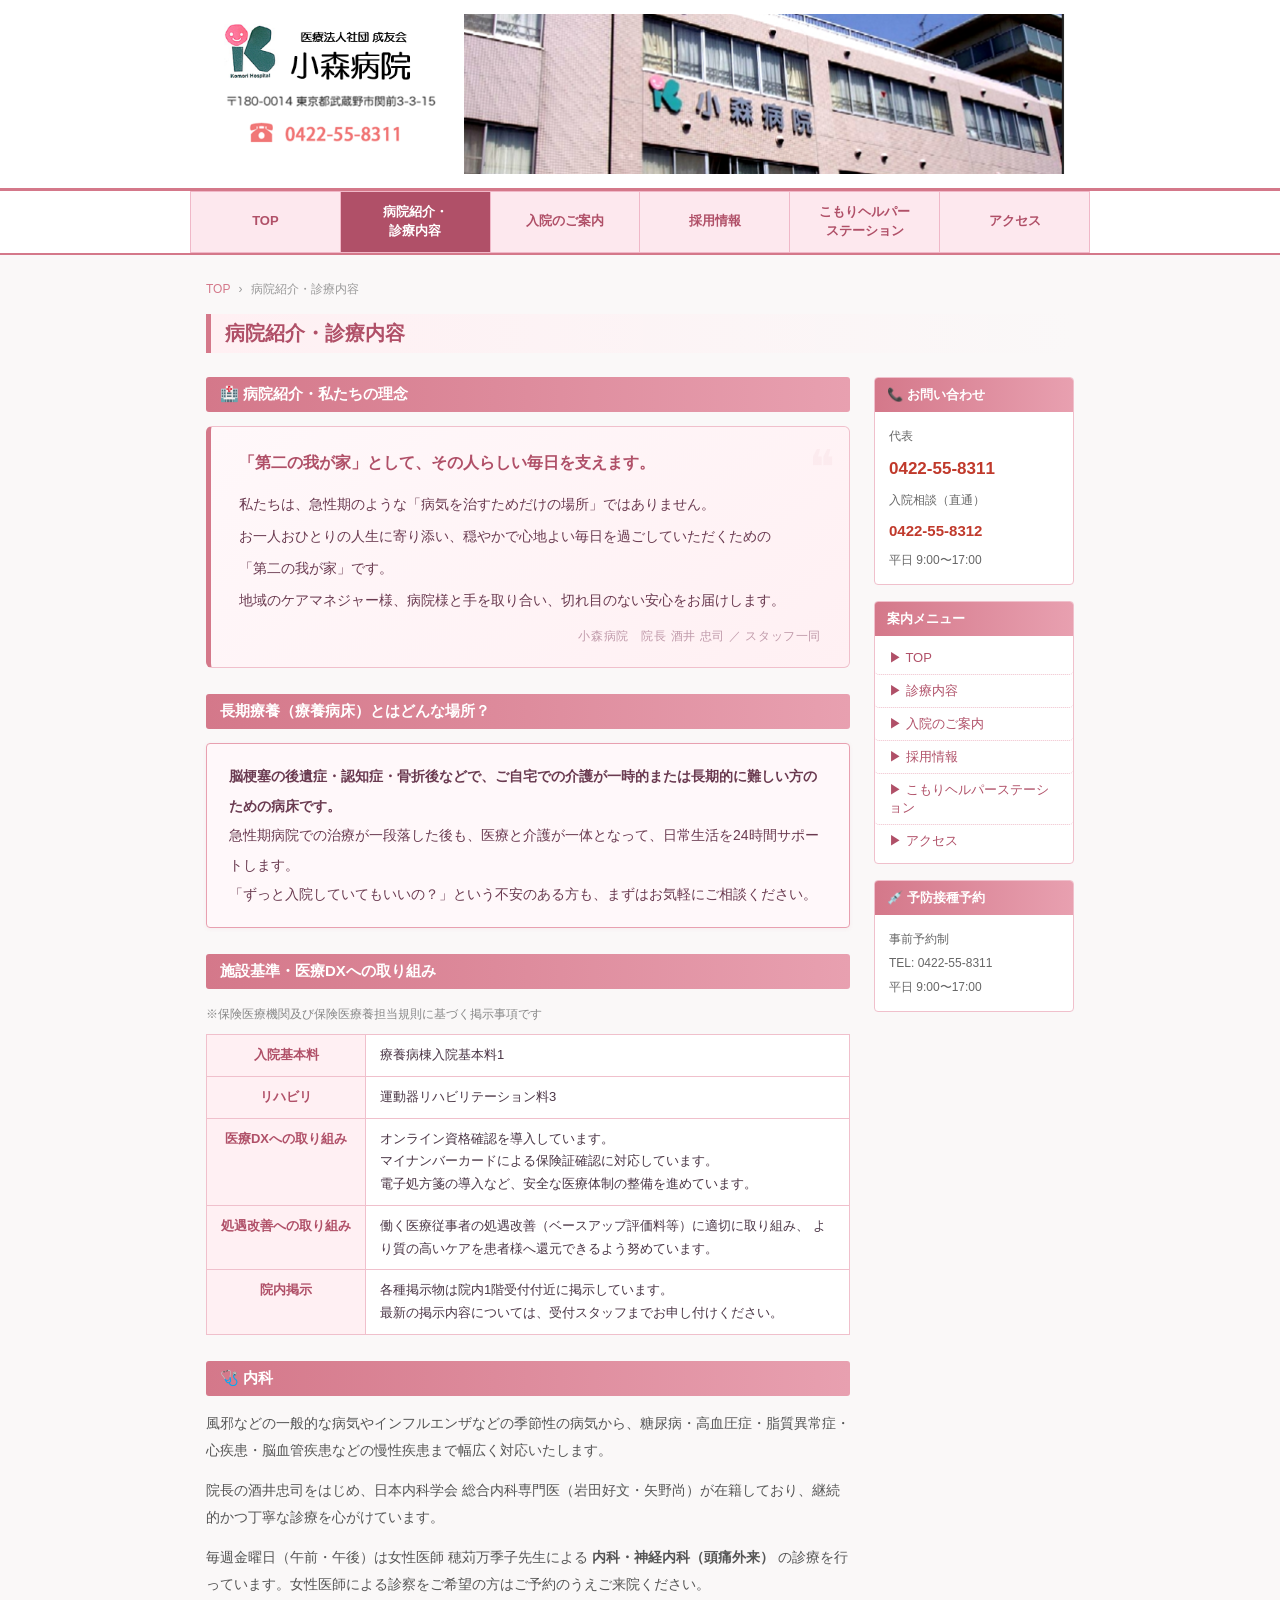
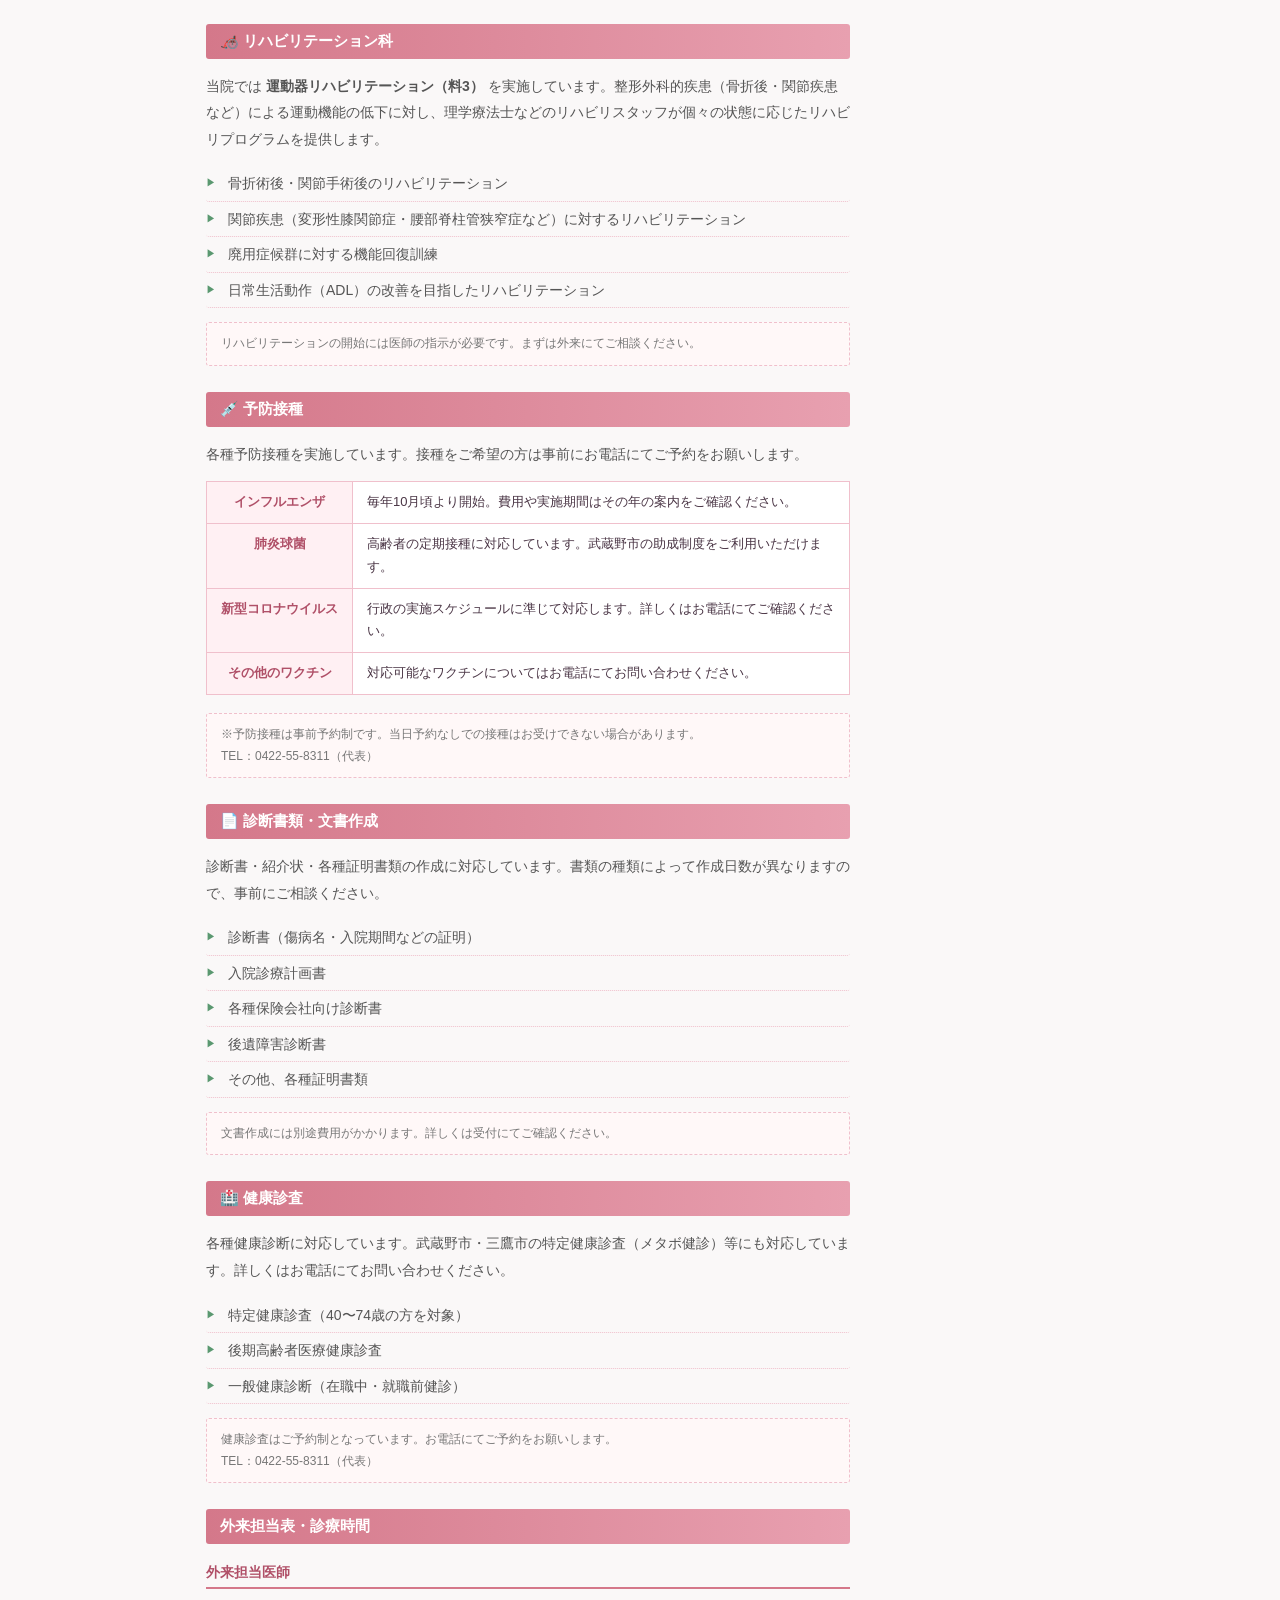
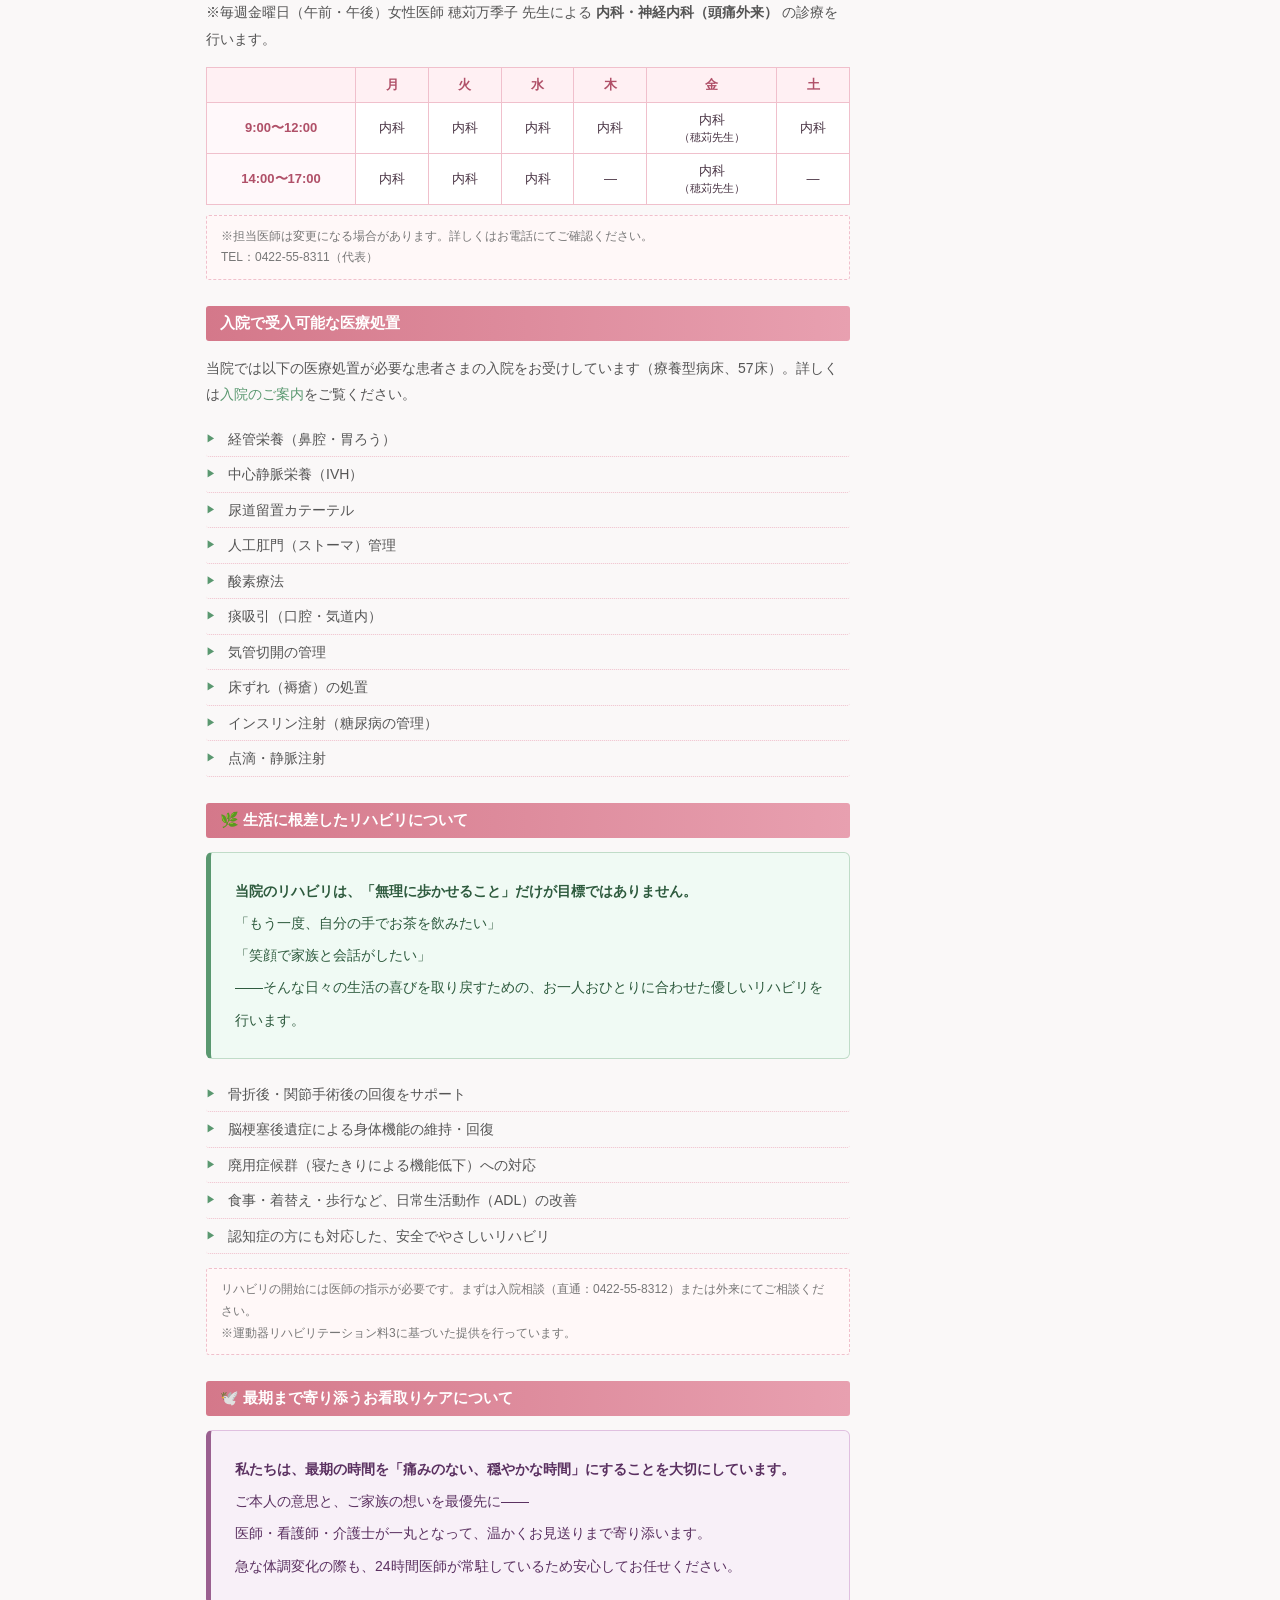
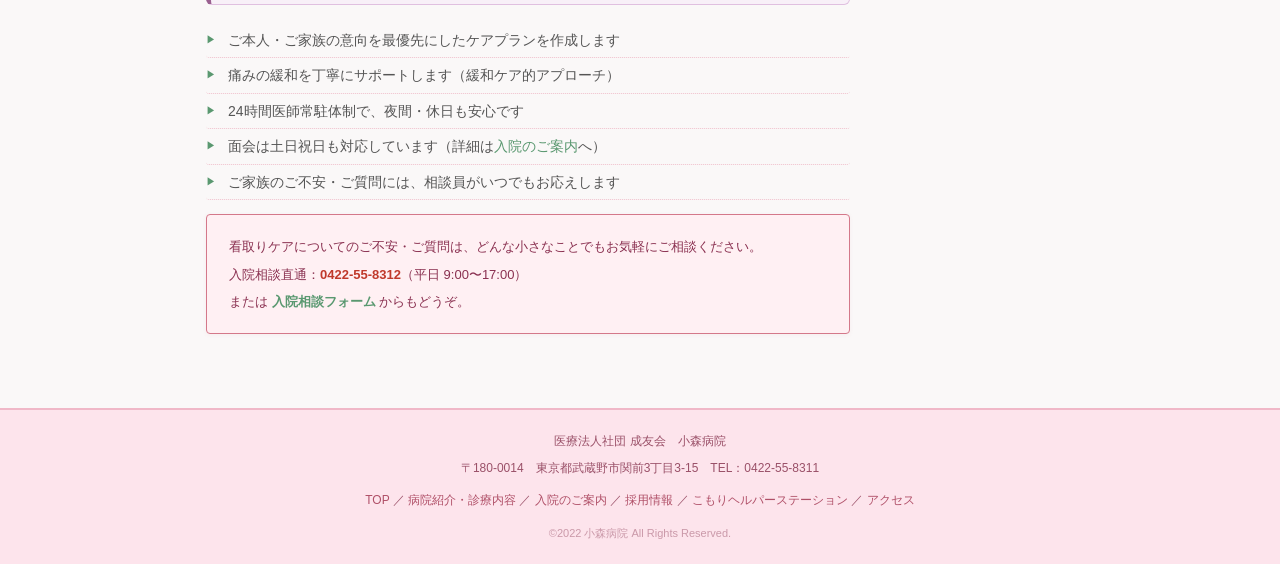
<file: shinryo.html>
<!DOCTYPE html>
<html lang="ja">
<head>
  <meta charset="UTF-8">
  <meta name="viewport" content="width=device-width, initial-scale=1.0">
  <title>病院紹介・診療内容｜小森病院｜理念・施設基準・リハビリ・看取りケア</title>
  <meta name="description" content="小森病院の病院紹介・理念・診療内容をご案内します。内科・リハビリ・看取りケア・施設基準ウェブ掲示対応。療養病床57床。">
  <link rel="stylesheet" href="style.css">
  <style>
    /* ── Pattern F: ホバーエフェクト & トランジション ── */
    .info-table tr { transition: background .12s; }
    .info-table tr:hover td,
    .info-table tr:hover th { background: #fff8fa; }
    .doctor-table tr { transition: background .12s; }
    .doctor-table tr:hover td,
    .doctor-table tr:hover th { background: #fff8fa; }
    .sidebar-box { transition: box-shadow .18s; }
    .sidebar-box:hover { box-shadow: 0 4px 14px rgba(180,100,120,0.10); }
    .sidebar-links li a {
      transition: background .12s, padding-left .12s;
      border-radius: 4px; display: block;
    }
    .sidebar-links li a:hover { background: #fff0f3; padding-left: 14px; }
    .card { transition: box-shadow .18s, transform .15s; }
    .card:hover { box-shadow: 0 6px 18px rgba(180,100,120,0.12); transform: translateY(-2px); }
    .check-list li { transition: background .12s; border-radius: 3px; }
    .check-list li:hover { background: #fff8fa; }
  </style>
</head>
<body>

<header class="site-header">
  <div class="header-inner">
    <div class="header-logo">
      <img src="images/header_logo.png" alt="医療法人社団 成友会 小森病院">
    </div>
    <div class="header-photo">
      <img src="images/hospital_exterior.png" alt="小森病院 外観">
    </div>
  </div>
</header>

<nav class="site-nav">
  <div class="nav-inner">
    <a href="index.html">TOP</a>
    <a href="shinryo.html" class="active">病院紹介・<br>診療内容</a>
    <a href="nyuin.html">入院のご案内</a>
    <a href="boshu.html">採用情報</a>
    <a href="helper.html">こもりヘルパー<br>ステーション</a>
    <a href="access.html">アクセス</a>
  </div>
</nav>

<div class="page-wrap">
  <p class="breadcrumb"><a href="index.html">TOP</a> <span>›</span> 病院紹介・診療内容</p>
  <h1 class="page-title">病院紹介・診療内容</h1>

  <div class="content-grid">
    <main class="main-content">

      <!-- ================================================================
           病院紹介・理念セクション
           ================================================================ -->

      <!--
        📷 写真撮影アドバイス（院長・スタッフ）：
        院長先生が診察室や廊下で患者様に優しく声をかけている「普段のひとコマ」を
        明るい光で撮影してください。腕組みした堅い写真より、
        温かみのある自然な表情の写真が「信頼感」を伝えます。
      -->

      <!-- 病院の理念 -->
      <h2 class="section-heading">🏥 病院紹介・私たちの理念</h2>
      <div style="background:linear-gradient(145deg,#fff8fa 0%,#fff0f3 100%); border:1px solid #f0c0cc; border-left:5px solid #d4788a; border-radius:6px; padding:26px 28px 22px; margin-bottom:22px; position:relative; overflow:hidden;">
        <div style="position:absolute; top:12px; right:14px; font-size:48px; opacity:.06; color:#d4788a;">❝</div>
        <h3 style="font-size:16px; font-weight:bold; color:#b05068; margin-bottom:14px;">「第二の我が家」として、その人らしい毎日を支えます。</h3>
        <p style="font-size:14px; line-height:2.3; color:#6a3a50;">
          私たちは、急性期のような「病気を治すためだけの場所」ではありません。<br>
          お一人おひとりの人生に寄り添い、穏やかで心地よい毎日を過ごしていただくための<br>
          「第二の我が家」です。<br>
          地域のケアマネジャー様、病院様と手を取り合い、切れ目のない安心をお届けします。
        </p>
        <div style="text-align:right; margin-top:12px; font-size:12px; color:#c09aaa; letter-spacing:.05em;">小森病院　院長 酒井 忠司 ／ スタッフ一同</div>
      </div>

      <!-- 療養病床（長期療養）の説明 -->
      <h2 class="section-heading" id="sec-about">長期療養（療養病床）とはどんな場所？</h2>
      <div class="card" style="background:#fff8fa; border-color:#e8a0b0; margin-bottom:22px;">
        <p style="font-size:14px; line-height:2.1; color:#6a3a50;">
          <strong>脳梗塞の後遺症・認知症・骨折後などで、ご自宅での介護が一時的または長期的に難しい方のための病床です。</strong><br>
          急性期病院での治療が一段落した後も、医療と介護が一体となって、日常生活を24時間サポートします。<br>
          「ずっと入院していてもいいの？」という不安のある方も、まずはお気軽にご相談ください。
        </p>
      </div>

      <!-- 施設基準ウェブ掲示（医療広告ガイドライン対応） -->
      <h2 class="section-heading" id="sec-standards">施設基準・医療DXへの取り組み</h2>
      <p class="body-text" style="font-size:12px; color:#888; margin-bottom:8px;">※保険医療機関及び保険医療養担当規則に基づく掲示事項です</p>
      <table class="info-table" style="margin-bottom:14px;">
        <tr>
          <th>入院基本料</th>
          <td>療養病棟入院基本料1</td>
        </tr>
        <tr>
          <th>リハビリ</th>
          <td>運動器リハビリテーション料3</td>
        </tr>
        <tr>
          <th>医療DXへの取り組み</th>
          <td>
            オンライン資格確認を導入しています。<br>
            マイナンバーカードによる保険証確認に対応しています。<br>
            電子処方箋の導入など、安全な医療体制の整備を進めています。
          </td>
        </tr>
        <tr>
          <th>処遇改善への取り組み</th>
          <td>
            働く医療従事者の処遇改善（ベースアップ評価料等）に適切に取り組み、
            より質の高いケアを患者様へ還元できるよう努めています。
          </td>
        </tr>
        <tr>
          <th>院内掲示</th>
          <td>
            各種掲示物は院内1階受付付近に掲示しています。<br>
            最新の掲示内容については、受付スタッフまでお申し付けください。
          </td>
        </tr>
      </table>

      <!-- ================================================================
           診療内容セクション（既存）
           ================================================================ -->

      <!-- 内科 -->
      <h2 class="section-heading">🩺 内科</h2>
      <p class="body-text">
        風邪などの一般的な病気やインフルエンザなどの季節性の病気から、糖尿病・高血圧症・脂質異常症・心疾患・脳血管疾患などの慢性疾患まで幅広く対応いたします。
      </p>
      <p class="body-text">
        院長の酒井忠司をはじめ、日本内科学会 総合内科専門医（岩田好文・矢野尚）が在籍しており、継続的かつ丁寧な診療を心がけています。
      </p>
      <p class="body-text">
        毎週金曜日（午前・午後）は女性医師 穂苅万季子先生による <strong>内科・神経内科（頭痛外来）</strong> の診療を行っています。女性医師による診察をご希望の方はご予約のうえご来院ください。
      </p>

      <!-- リハビリ -->
      <h2 class="section-heading">🦽 リハビリテーション科</h2>
      <p class="body-text">
        当院では <strong>運動器リハビリテーション（料3）</strong> を実施しています。整形外科的疾患（骨折後・関節疾患など）による運動機能の低下に対し、理学療法士などのリハビリスタッフが個々の状態に応じたリハビリプログラムを提供します。
      </p>
      <ul class="check-list">
        <li>骨折術後・関節手術後のリハビリテーション</li>
        <li>関節疾患（変形性膝関節症・腰部脊柱管狭窄症など）に対するリハビリテーション</li>
        <li>廃用症候群に対する機能回復訓練</li>
        <li>日常生活動作（ADL）の改善を目指したリハビリテーション</li>
      </ul>
      <p class="note">リハビリテーションの開始には医師の指示が必要です。まずは外来にてご相談ください。</p>

      <!-- 予防接種 -->
      <h2 class="section-heading">💉 予防接種</h2>
      <p class="body-text">各種予防接種を実施しています。接種をご希望の方は事前にお電話にてご予約をお願いします。</p>
      <table class="info-table">
        <tr><th>インフルエンザ</th><td>毎年10月頃より開始。費用や実施期間はその年の案内をご確認ください。</td></tr>
        <tr><th>肺炎球菌</th><td>高齢者の定期接種に対応しています。武蔵野市の助成制度をご利用いただけます。</td></tr>
        <tr><th>新型コロナウイルス</th><td>行政の実施スケジュールに準じて対応します。詳しくはお電話にてご確認ください。</td></tr>
        <tr><th>その他のワクチン</th><td>対応可能なワクチンについてはお電話にてお問い合わせください。</td></tr>
      </table>
      <p class="note">※予防接種は事前予約制です。当日予約なしでの接種はお受けできない場合があります。<br>
      TEL：0422-55-8311（代表）</p>

      <!-- 診断書類 -->
      <h2 class="section-heading">📄 診断書類・文書作成</h2>
      <p class="body-text">診断書・紹介状・各種証明書類の作成に対応しています。書類の種類によって作成日数が異なりますので、事前にご相談ください。</p>
      <ul class="check-list">
        <li>診断書（傷病名・入院期間などの証明）</li>
        <li>入院診療計画書</li>
        <li>各種保険会社向け診断書</li>
        <li>後遺障害診断書</li>
        <li>その他、各種証明書類</li>
      </ul>
      <p class="note">文書作成には別途費用がかかります。詳しくは受付にてご確認ください。</p>

      <!-- 健康診査 -->
      <h2 class="section-heading">🏥 健康診査</h2>
      <p class="body-text">
        各種健康診断に対応しています。武蔵野市・三鷹市の特定健康診査（メタボ健診）等にも対応しています。詳しくはお電話にてお問い合わせください。
      </p>
      <ul class="check-list">
        <li>特定健康診査（40〜74歳の方を対象）</li>
        <li>後期高齢者医療健康診査</li>
        <li>一般健康診断（在職中・就職前健診）</li>
      </ul>
      <p class="note">健康診査はご予約制となっています。お電話にてご予約をお願いします。<br>
      TEL：0422-55-8311（代表）</p>

      <!-- 外来担当表 -->
      <h2 class="section-heading">外来担当表・診療時間</h2>
      <h3 class="sub-heading">外来担当医師</h3>
      <p class="body-text">※毎週金曜日（午前・午後）女性医師 穂苅万季子 先生による <strong>内科・神経内科（頭痛外来）</strong> の診療を行います。</p>
      <table class="doctor-table">
        <thead>
          <tr>
            <th>　</th>
            <th>月</th><th>火</th><th>水</th><th>木</th><th>金</th><th>土</th>
          </tr>
        </thead>
        <tbody>
          <tr>
            <td class="time-col">9:00〜12:00</td>
            <td>内科</td><td>内科</td><td>内科</td><td>内科</td>
            <td>内科<br><small>（穂苅先生）</small></td>
            <td>内科</td>
          </tr>
          <tr>
            <td class="time-col">14:00〜17:00</td>
            <td>内科</td><td>内科</td><td>内科</td><td>―</td>
            <td>内科<br><small>（穂苅先生）</small></td>
            <td>―</td>
          </tr>
        </tbody>
      </table>
      <p class="note">※担当医師は変更になる場合があります。詳しくはお電話にてご確認ください。<br>
      TEL：0422-55-8311（代表）</p>

      <!-- 受入可能な処置 -->
      <h2 class="section-heading">入院で受入可能な医療処置</h2>
      <p class="body-text">当院では以下の医療処置が必要な患者さまの入院をお受けしています（療養型病床、57床）。詳しくは<a href="nyuin.html">入院のご案内</a>をご覧ください。</p>
      <ul class="check-list">
        <li>経管栄養（鼻腔・胃ろう）</li>
        <li>中心静脈栄養（IVH）</li>
        <li>尿道留置カテーテル</li>
        <li>人工肛門（ストーマ）管理</li>
        <li>酸素療法</li>
        <li>痰吸引（口腔・気道内）</li>
        <li>気管切開の管理</li>
        <li>床ずれ（褥瘡）の処置</li>
        <li>インスリン注射（糖尿病の管理）</li>
        <li>点滴・静脈注射</li>
      </ul>

      <!-- ================================================================
           リハビリ・看取りケアセクション
           ================================================================ -->

      <!-- リハビリ詳細 -->
      <h2 class="section-heading" id="sec-rehab">🌿 生活に根差したリハビリについて</h2>
      <!--
        📷 写真撮影アドバイス（リハビリ）：
        理学療法士が患者様と目線を合わせ、優しく励ましながら歩行補助をしているシーン。
        明るい自然光の入るリハビリ室で。患者様の頑張りとスタッフの温かさが
        伝わる構図にしてください。
      -->
      <div style="background:#f0faf4; border:1px solid #c0dcc8; border-left:5px solid #5a9870; border-radius:6px; padding:22px 24px; margin-bottom:18px;">
        <p style="font-size:14px; line-height:2.3; color:#2d5a3d;">
          <strong>当院のリハビリは、「無理に歩かせること」だけが目標ではありません。</strong><br>
          「もう一度、自分の手でお茶を飲みたい」<br>
          「笑顔で家族と会話がしたい」<br>
          ——そんな日々の生活の喜びを取り戻すための、お一人おひとりに合わせた優しいリハビリを行います。
        </p>
      </div>
      <ul class="check-list">
        <li>骨折後・関節手術後の回復をサポート</li>
        <li>脳梗塞後遺症による身体機能の維持・回復</li>
        <li>廃用症候群（寝たきりによる機能低下）への対応</li>
        <li>食事・着替え・歩行など、日常生活動作（ADL）の改善</li>
        <li>認知症の方にも対応した、安全でやさしいリハビリ</li>
      </ul>
      <p class="note">
        リハビリの開始には医師の指示が必要です。まずは入院相談（直通：0422-55-8312）または外来にてご相談ください。<br>
        ※運動器リハビリテーション料3に基づいた提供を行っています。
      </p>

      <!-- 看取りケア -->
      <h2 class="section-heading" id="sec-care">🕊️ 最期まで寄り添うお看取りケアについて</h2>
      <!--
        📷 写真撮影アドバイス（看取りケア）：
        間接照明のある落ち着いた個室の風景や、スタッフが丁寧にケアを行っている
        「手のアップ」など、プライバシーと尊厳に十分配慮した静かで温かい写真。
        顔が映らないシーンでも伝わります。
      -->
      <div style="background:#f8f0f8; border:1px solid #e0c0e0; border-left:5px solid #9a6090; border-radius:6px; padding:22px 24px; margin-bottom:18px;">
        <p style="font-size:14px; line-height:2.3; color:#5a3060;">
          <strong>私たちは、最期の時間を「痛みのない、穏やかな時間」にすることを大切にしています。</strong><br>
          ご本人の意思と、ご家族の想いを最優先に——<br>
          医師・看護師・介護士が一丸となって、温かくお見送りまで寄り添います。<br>
          急な体調変化の際も、24時間医師が常駐しているため安心してお任せください。
        </p>
      </div>
      <ul class="check-list">
        <li>ご本人・ご家族の意向を最優先にしたケアプランを作成します</li>
        <li>痛みの緩和を丁寧にサポートします（緩和ケア的アプローチ）</li>
        <li>24時間医師常駐体制で、夜間・休日も安心です</li>
        <li>面会は土日祝日も対応しています（詳細は<a href="nyuin.html#sec-visit">入院のご案内</a>へ）</li>
        <li>ご家族のご不安・ご質問には、相談員がいつでもお応えします</li>
      </ul>
      <div class="card" style="background:#fff0f3; border-color:#d4788a; margin-bottom:22px;">
        <p style="font-size:13px; line-height:2.1; color:#8a3050;">
          看取りケアについてのご不安・ご質問は、どんな小さなことでもお気軽にご相談ください。<br>
          入院相談直通：<strong style="color:#c0392b;">0422-55-8312</strong>（平日 9:00〜17:00）<br>
          または <a href="nyuin.html#inquiry-form" style="color:#5a9870; font-weight:bold;">入院相談フォーム</a> からもどうぞ。
        </p>
      </div>

    </main>

    <aside class="sidebar">
      <div class="sidebar-box">
        <div class="sidebar-title">📞 お問い合わせ</div>
        <div class="sidebar-info">
          代表
          <span class="big-tel">0422-55-8311</span>
          入院相談（直通）
          <span class="big-tel" style="font-size:15px;">0422-55-8312</span>
          平日 9:00〜17:00
        </div>
      </div>
      <div class="sidebar-box">
        <div class="sidebar-title">案内メニュー</div>
        <ul class="sidebar-links">
          <li><a href="index.html">▶ TOP</a></li>
          <li><a href="shinryo.html">▶ 診療内容</a></li>
          <li><a href="nyuin.html">▶ 入院のご案内</a></li>
          <li><a href="boshu.html">▶ 採用情報</a></li>
          <li><a href="helper.html">▶ こもりヘルパーステーション</a></li>
          <li><a href="access.html">▶ アクセス</a></li>
        </ul>
      </div>
      <div class="sidebar-box">
        <div class="sidebar-title">💉 予防接種予約</div>
        <div class="sidebar-info">
          事前予約制<br>
          TEL: 0422-55-8311<br>
          平日 9:00〜17:00
        </div>
      </div>
    </aside>
  </div>
</div>

<footer class="site-footer">
  <p>医療法人社団 成友会　小森病院</p>
  <p>〒180-0014　東京都武蔵野市関前3丁目3-15　TEL：0422-55-8311</p>
  <p style="margin-top:6px;">
    <a href="index.html">TOP</a> ／ <a href="shinryo.html">病院紹介・診療内容</a> ／ <a href="nyuin.html">入院のご案内</a> ／
    <a href="boshu.html">採用情報</a> ／ <a href="helper.html">こもりヘルパーステーション</a> ／ <a href="access.html">アクセス</a>
  </p>
  <p style="margin-top:8px; font-size:11px; opacity:.5;">©2022 小森病院 All Rights Reserved.</p>
</footer>

</body>
</html>
</file>
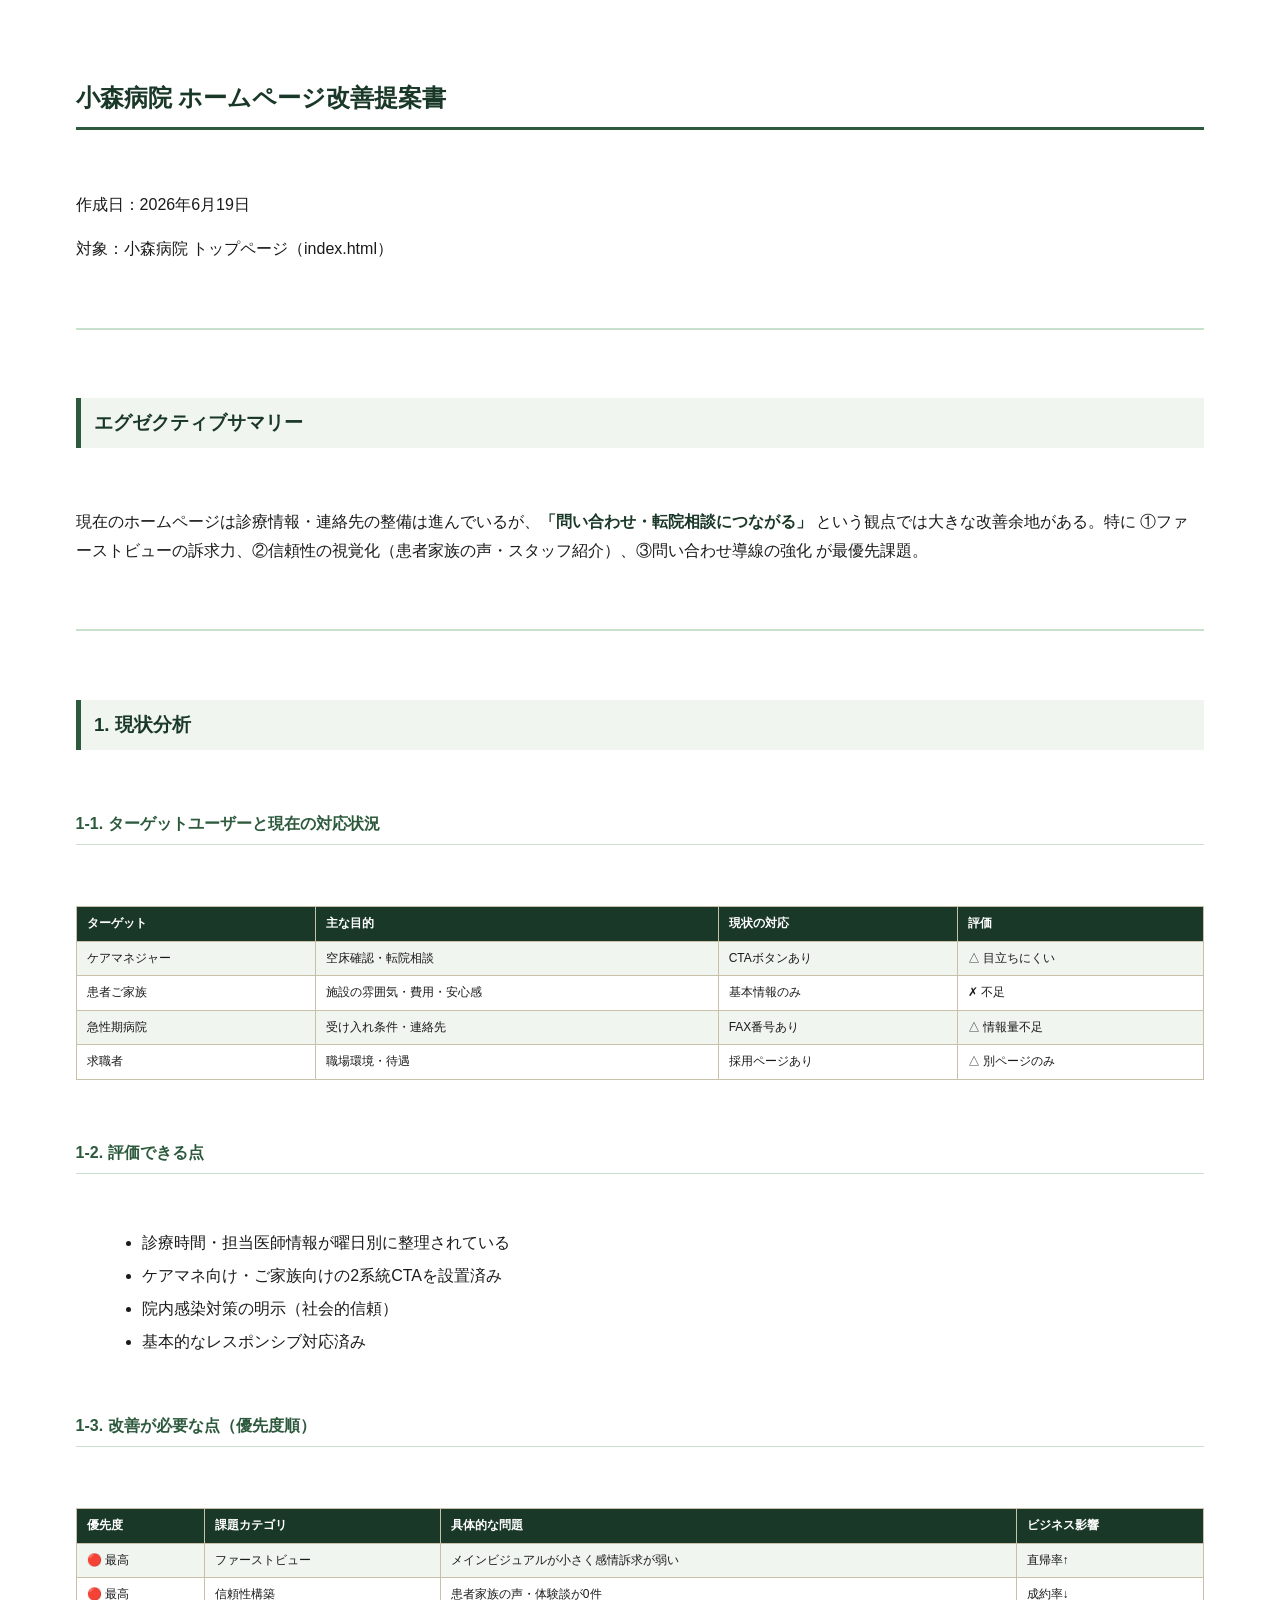
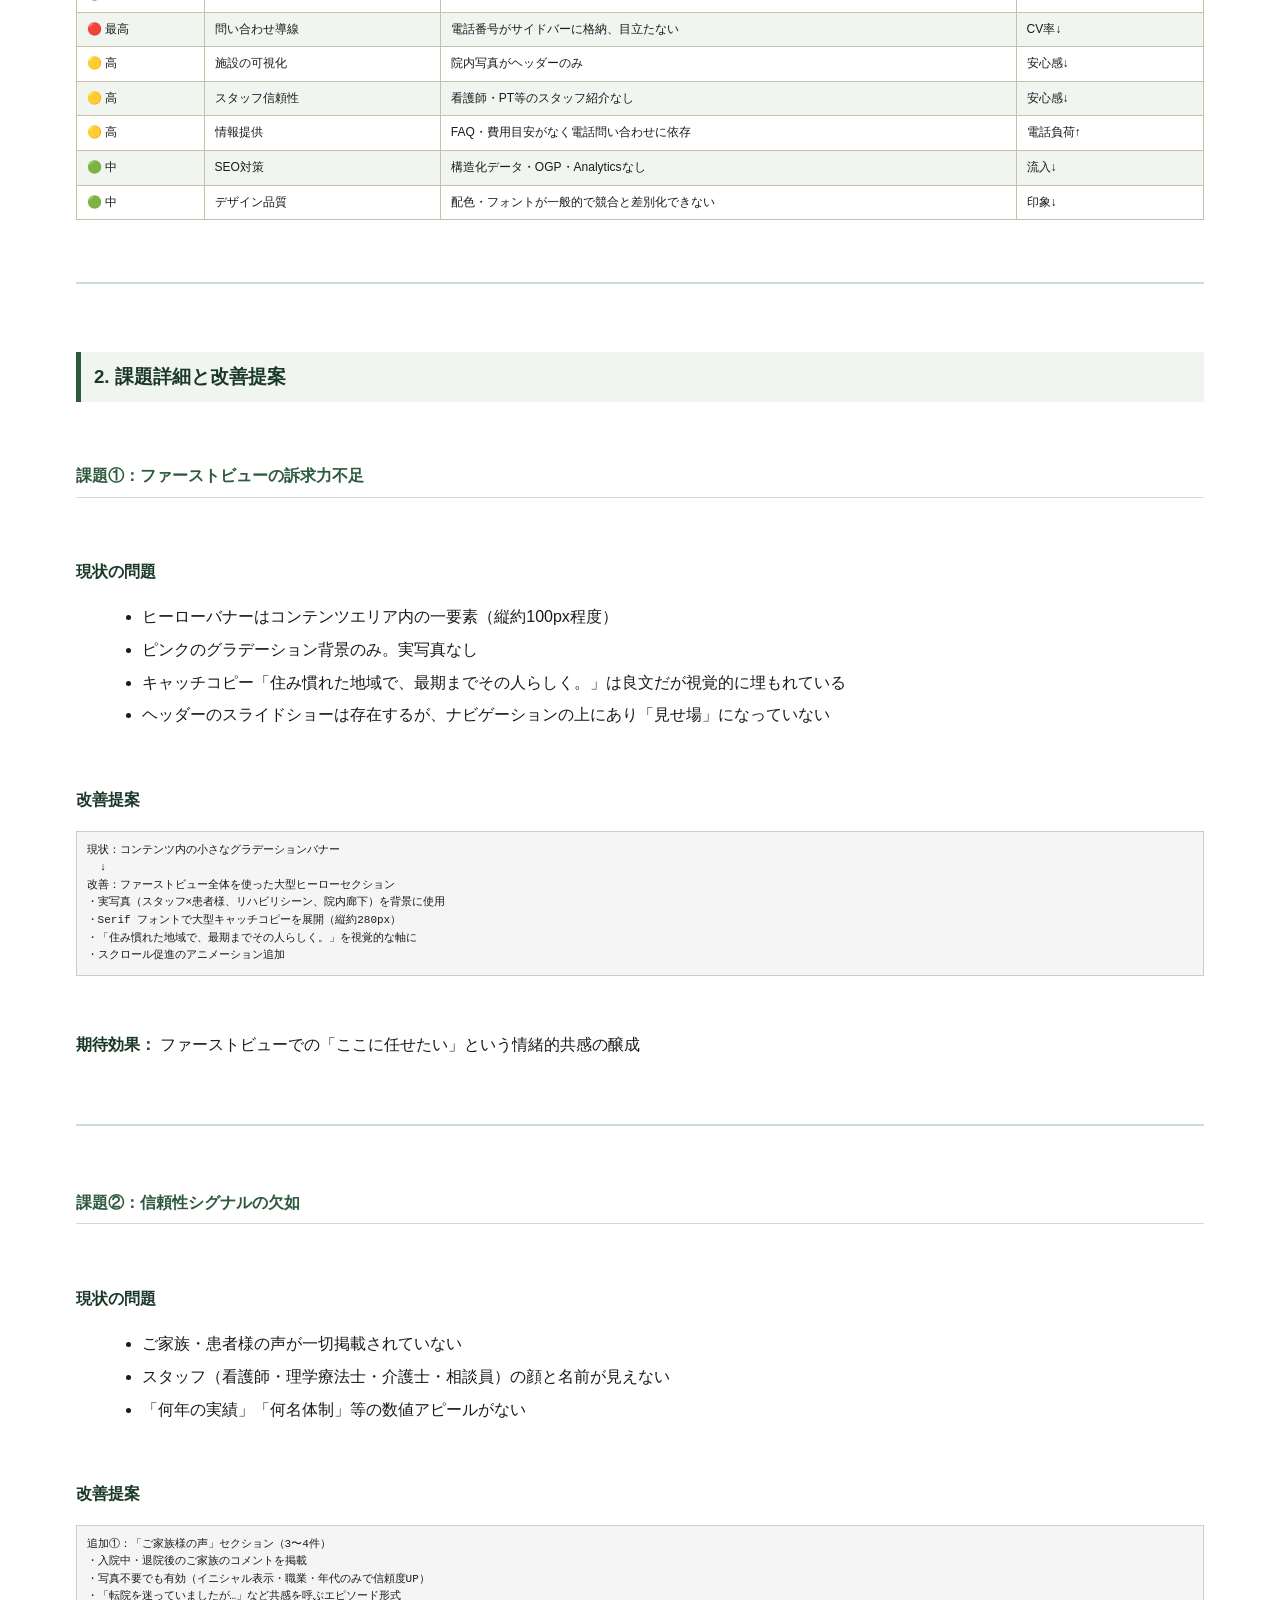
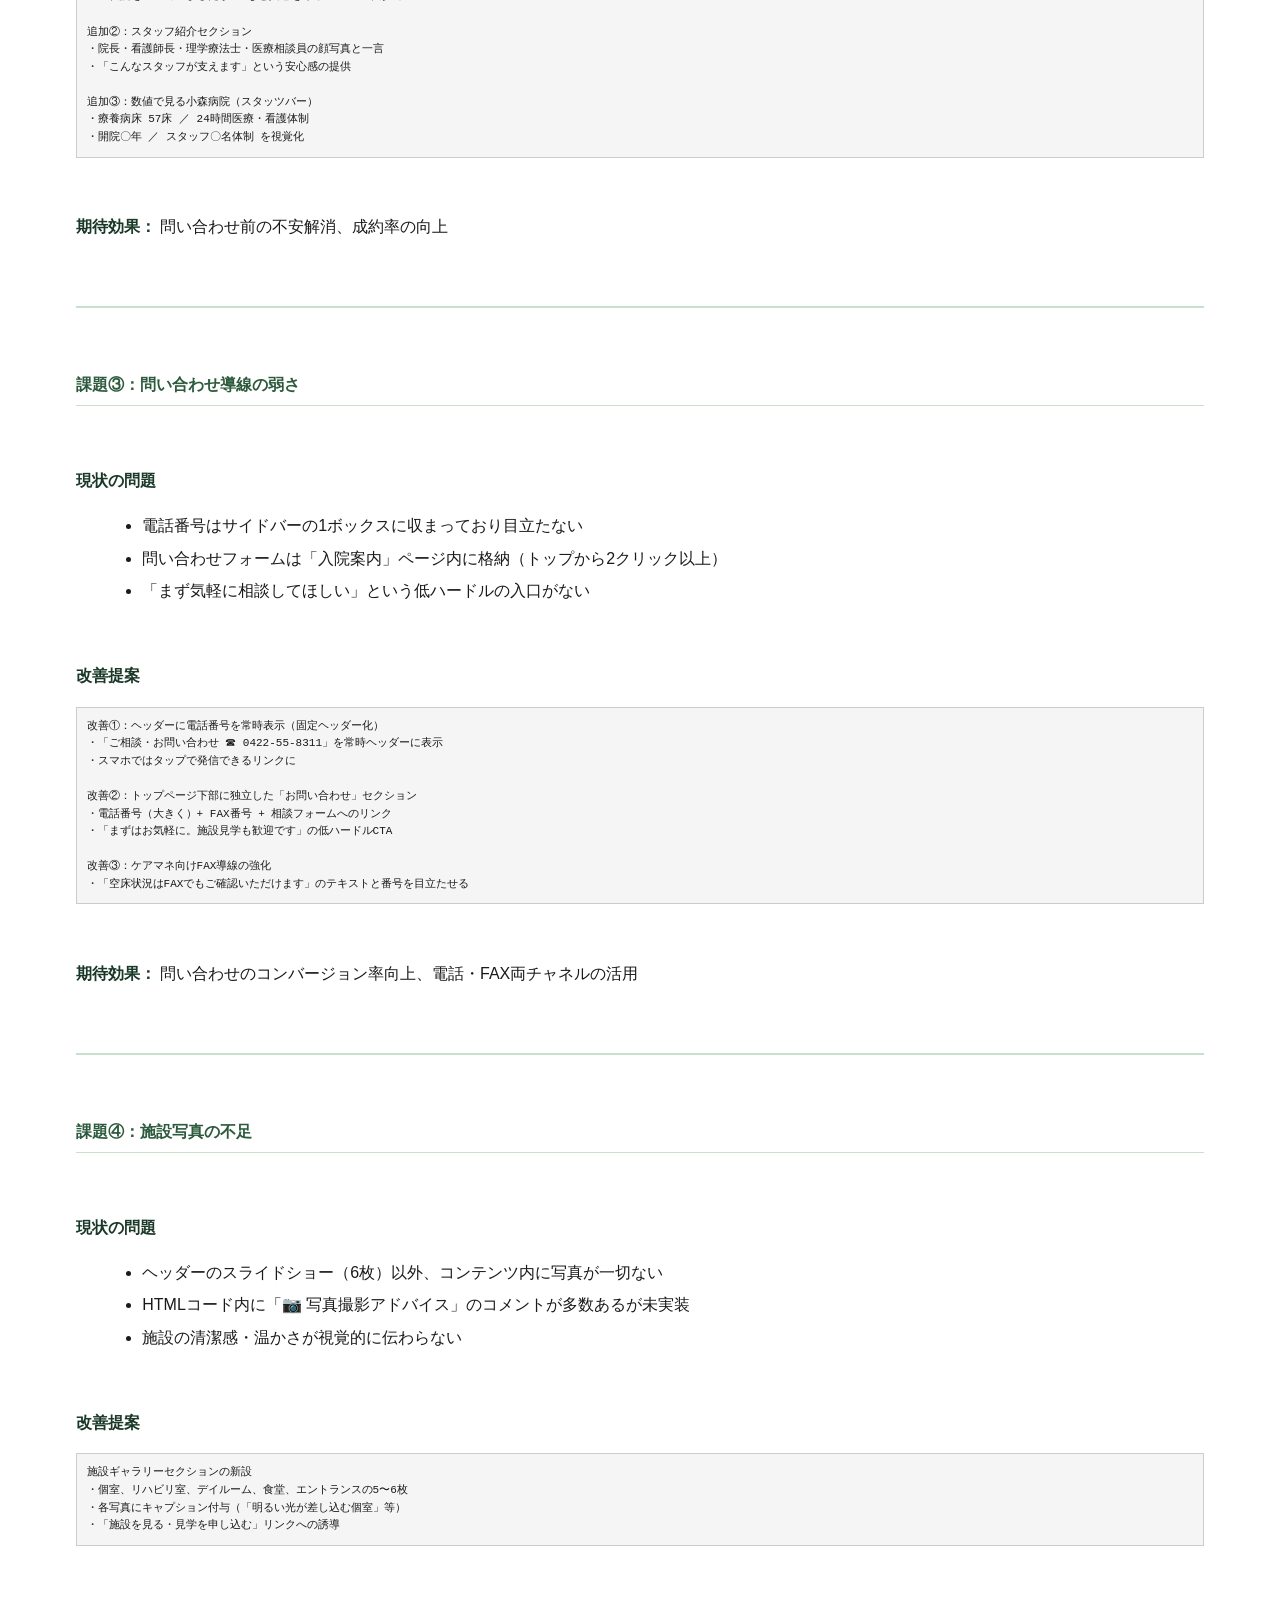
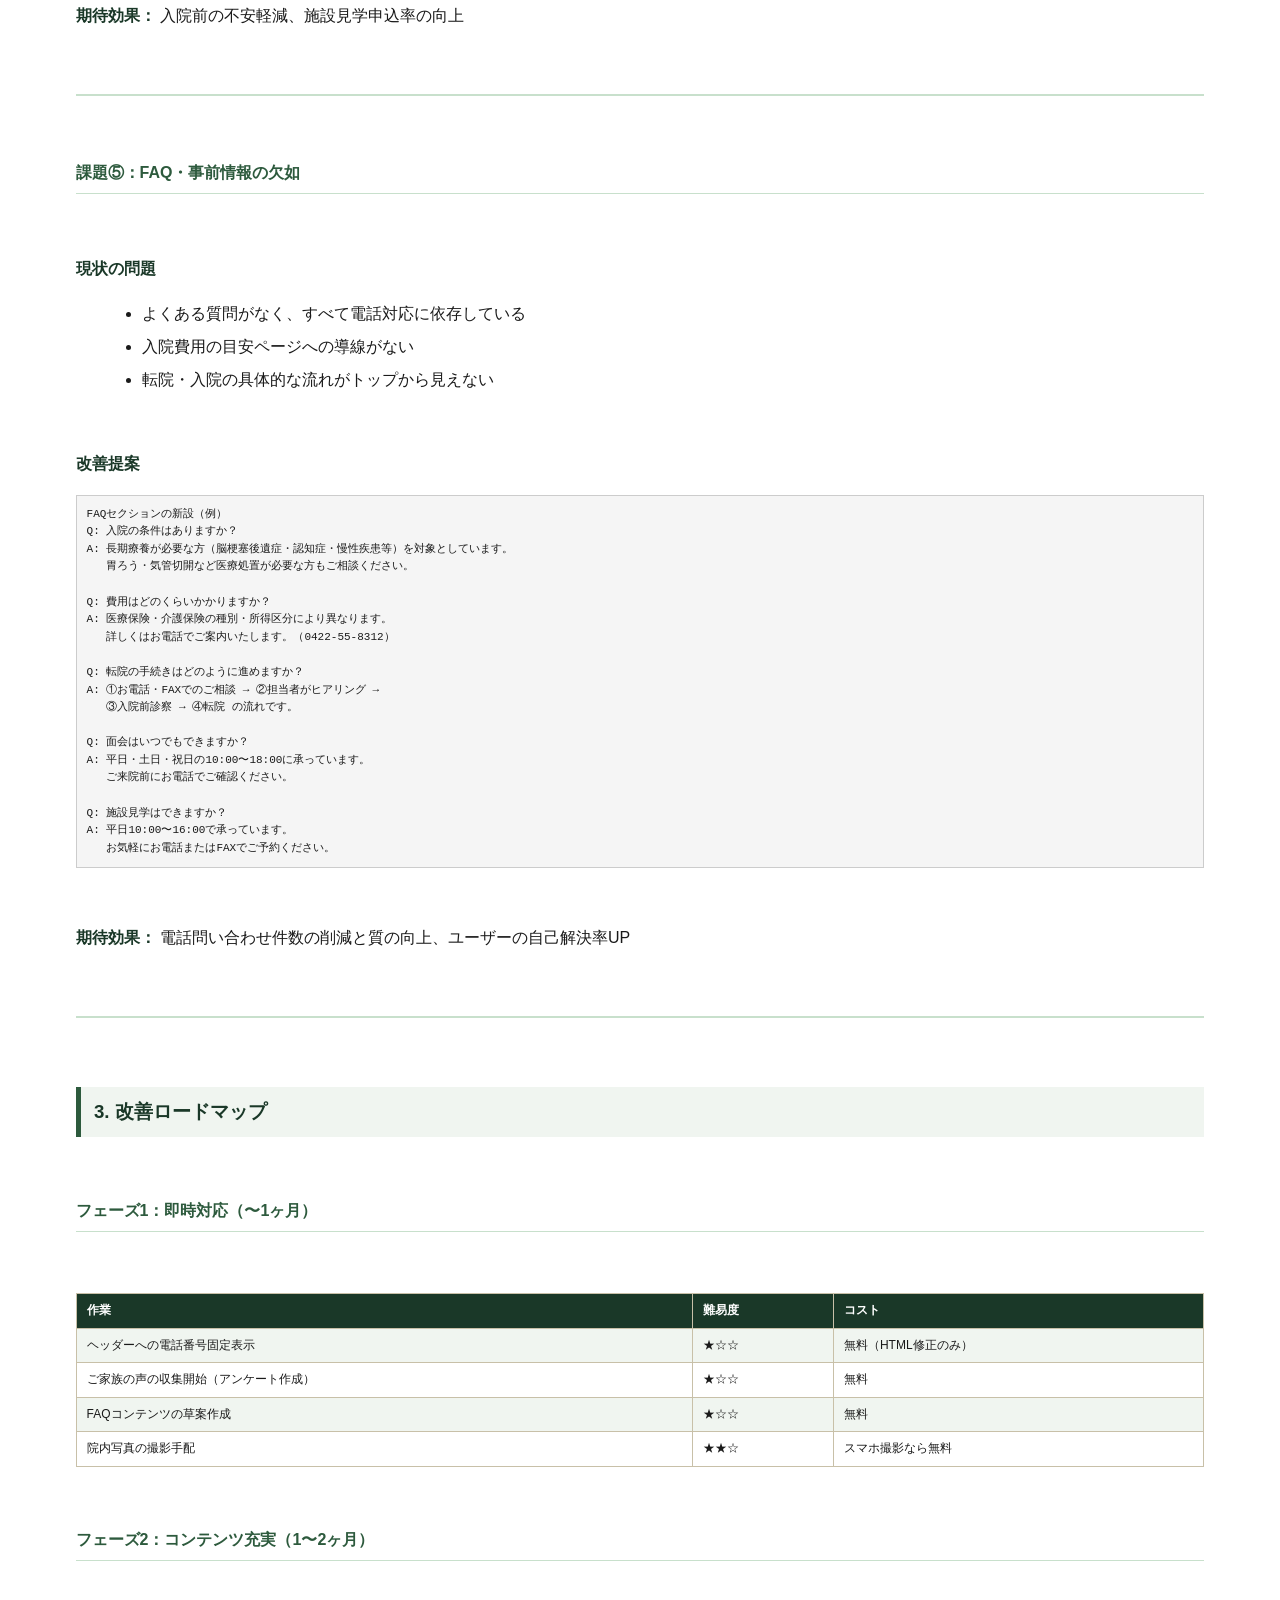
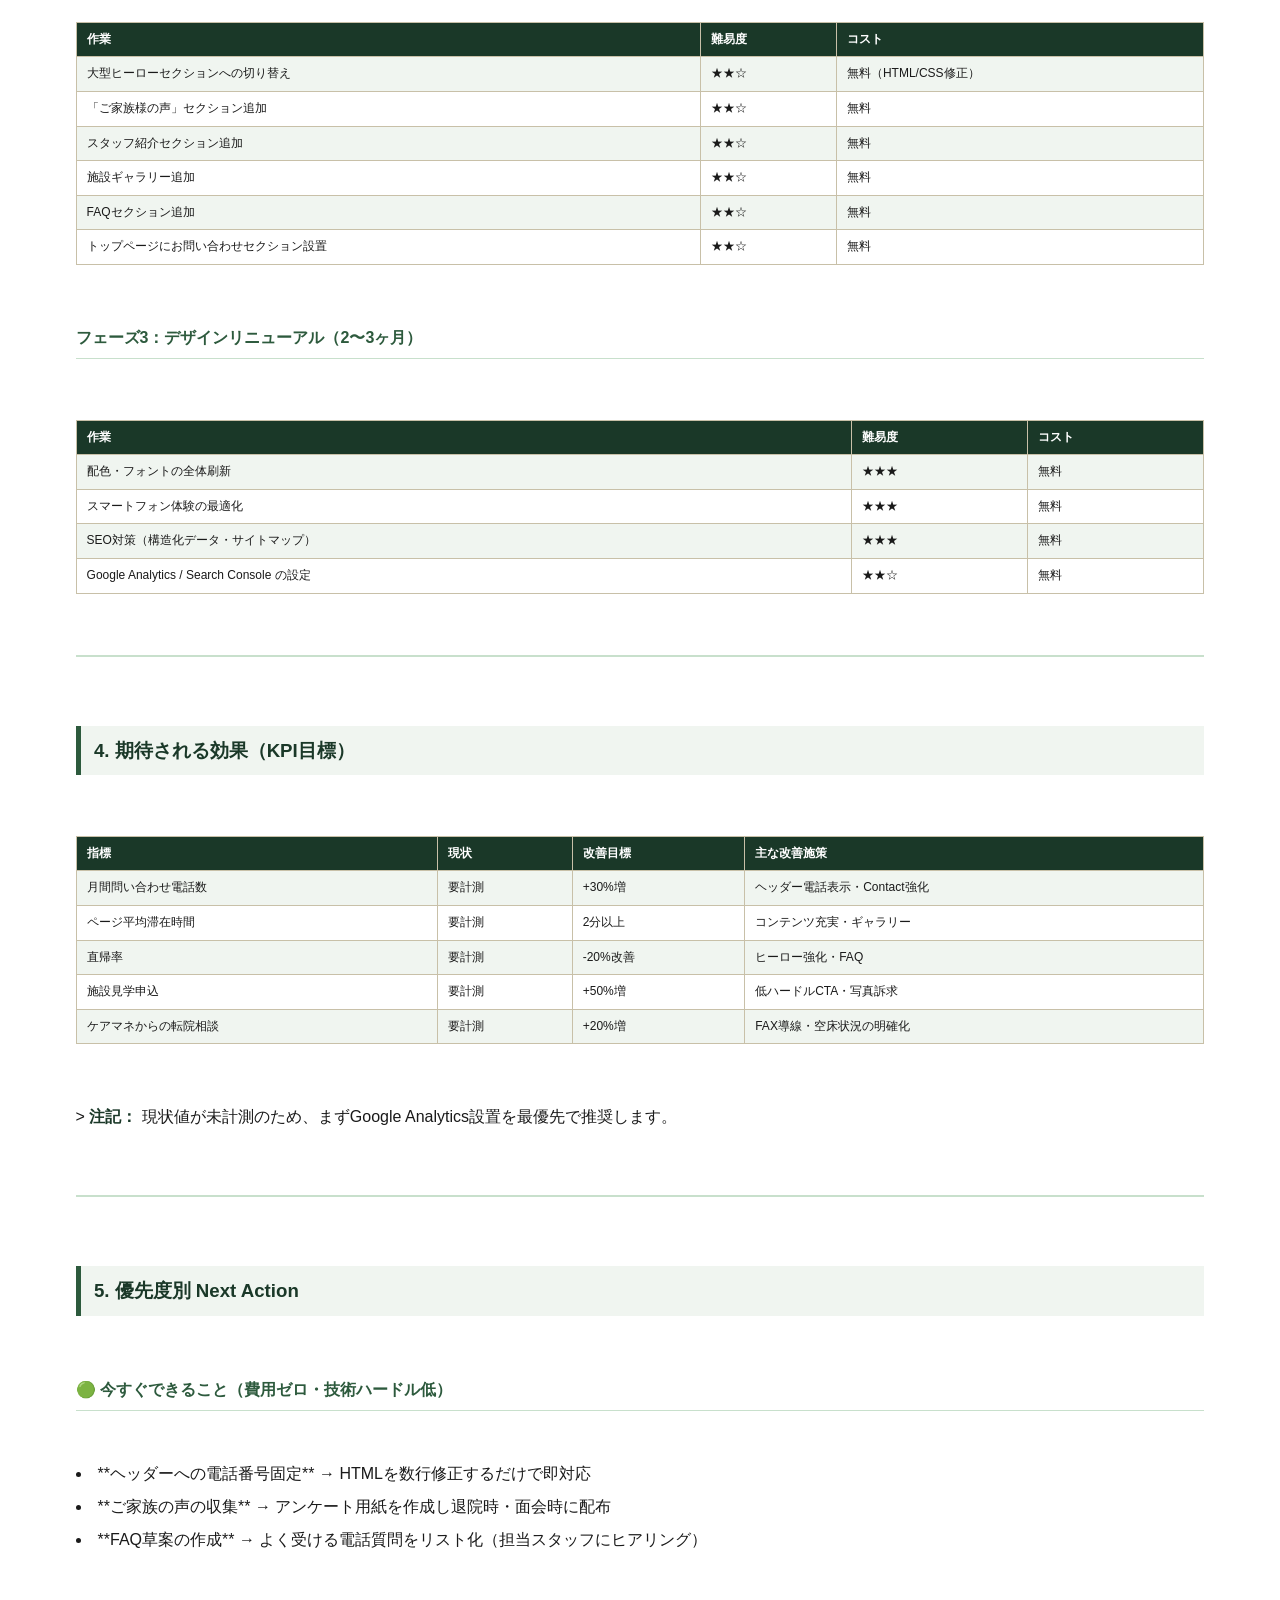
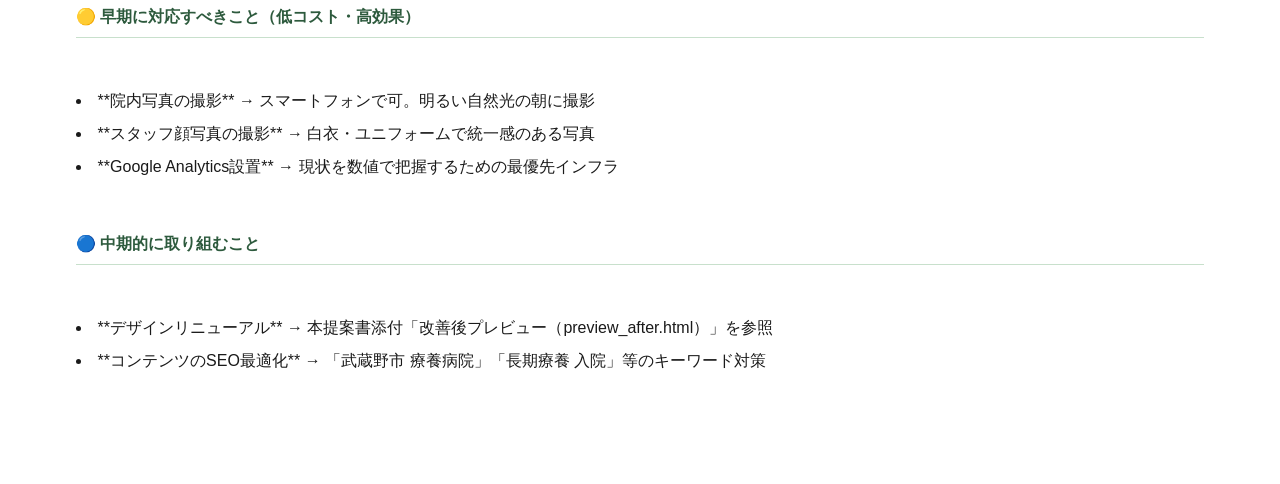
<file: A_Plan_Documents/_temp_proposal.html>
﻿<!DOCTYPE html>
<html lang="ja">
<head>
<meta charset="UTF-8">
<style>
  body { font-family: 'Meiryo',sans-serif; font-size:12pt; line-height:1.8; margin:2cm; color:#1a1a1a; }
  h1 { font-size:18pt; color:#1a3828; border-bottom:3px solid #2d5a3d; padding-bottom:6pt; margin-top:18pt; }
  h2 { font-size:14pt; color:#1a3828; border-left:5px solid #2d5a3d; padding-left:10pt; margin-top:16pt; background:#f0f5f0; padding:6pt 10pt; }
  h3 { font-size:12pt; color:#2d5a3d; border-bottom:1px solid #c8e0cc; padding-bottom:4pt; margin-top:12pt; }
  table { border-collapse:collapse; width:100%; font-size:10.5pt; margin:12pt 0; }
  th,td { border:1px solid #c8c0a8; padding:5pt 8pt; }
  th { background:#1a3828; color:white; }
  tr:nth-child(even) td { background:#f0f5f0; }
  ul { margin:8pt 0 8pt 20pt; }
  li { margin:3pt 0; }
  pre { background:#f5f5f5; border:1px solid #ccc; padding:8pt; font-size:10pt; white-space:pre-wrap; }
  strong { color:#1a3828; }
  hr { border:none; border-top:2px solid #c8e0cc; margin:14pt 0; }
  code { background:#f0f0f0; padding:1pt 4pt; border-radius:2pt; font-size:10.5pt; }
</style>
</head>
<body>
     <h1>小森病院 ホームページ改善提案書</h1>
<br>
<p>作成日：2026年6月19日</p>
<p>対象：小森病院 トップページ（index.html）</p>
<br>
<hr>
<br>
<h2>エグゼクティブサマリー</h2>
<br>
<p>現在のホームページは診療情報・連絡先の整備は進んでいるが、<strong>「問い合わせ・転院相談につながる」</strong> という観点では大きな改善余地がある。特に ①ファーストビューの訴求力、②信頼性の視覚化（患者家族の声・スタッフ紹介）、③問い合わせ導線の強化 が最優先課題。</p>
<br>
<hr>
<br>
<h2>1. 現状分析</h2>
<br>
<h3>1-1. ターゲットユーザーと現在の対応状況</h3>
<br>
<table border='1' cellpadding='6' cellspacing='0' style='border-collapse:collapse;width:100%;font-size:12px;margin-bottom:14px;'>
<tr style='background:#1a3828;color:white;'><th style='padding:6px 10px;text-align:left;'>ターゲット</th><th style='padding:6px 10px;text-align:left;'>主な目的</th><th style='padding:6px 10px;text-align:left;'>現状の対応</th><th style='padding:6px 10px;text-align:left;'>評価</th></tr>
<tr><td style='padding:6px 10px;'>ケアマネジャー</td><td style='padding:6px 10px;'>空床確認・転院相談</td><td style='padding:6px 10px;'>CTAボタンあり</td><td style='padding:6px 10px;'>△ 目立ちにくい</td></tr>
<tr><td style='padding:6px 10px;'>患者ご家族</td><td style='padding:6px 10px;'>施設の雰囲気・費用・安心感</td><td style='padding:6px 10px;'>基本情報のみ</td><td style='padding:6px 10px;'>✗ 不足</td></tr>
<tr><td style='padding:6px 10px;'>急性期病院</td><td style='padding:6px 10px;'>受け入れ条件・連絡先</td><td style='padding:6px 10px;'>FAX番号あり</td><td style='padding:6px 10px;'>△ 情報量不足</td></tr>
<tr><td style='padding:6px 10px;'>求職者</td><td style='padding:6px 10px;'>職場環境・待遇</td><td style='padding:6px 10px;'>採用ページあり</td><td style='padding:6px 10px;'>△ 別ページのみ</td></tr>
</table>
<br>
<h3>1-2. 評価できる点</h3>
<br>
<ul>
<li>診療時間・担当医師情報が曜日別に整理されている</li>
<li>ケアマネ向け・ご家族向けの2系統CTAを設置済み</li>
<li>院内感染対策の明示（社会的信頼）</li>
<li>基本的なレスポンシブ対応済み</li>
</ul>
<br>
<h3>1-3. 改善が必要な点（優先度順）</h3>
<br>
<table border='1' cellpadding='6' cellspacing='0' style='border-collapse:collapse;width:100%;font-size:12px;margin-bottom:14px;'>
<tr style='background:#1a3828;color:white;'><th style='padding:6px 10px;text-align:left;'>優先度</th><th style='padding:6px 10px;text-align:left;'>課題カテゴリ</th><th style='padding:6px 10px;text-align:left;'>具体的な問題</th><th style='padding:6px 10px;text-align:left;'>ビジネス影響</th></tr>
<tr><td style='padding:6px 10px;'>🔴 最高</td><td style='padding:6px 10px;'>ファーストビュー</td><td style='padding:6px 10px;'>メインビジュアルが小さく感情訴求が弱い</td><td style='padding:6px 10px;'>直帰率↑</td></tr>
<tr><td style='padding:6px 10px;'>🔴 最高</td><td style='padding:6px 10px;'>信頼性構築</td><td style='padding:6px 10px;'>患者家族の声・体験談が0件</td><td style='padding:6px 10px;'>成約率↓</td></tr>
<tr><td style='padding:6px 10px;'>🔴 最高</td><td style='padding:6px 10px;'>問い合わせ導線</td><td style='padding:6px 10px;'>電話番号がサイドバーに格納、目立たない</td><td style='padding:6px 10px;'>CV率↓</td></tr>
<tr><td style='padding:6px 10px;'>🟡 高</td><td style='padding:6px 10px;'>施設の可視化</td><td style='padding:6px 10px;'>院内写真がヘッダーのみ</td><td style='padding:6px 10px;'>安心感↓</td></tr>
<tr><td style='padding:6px 10px;'>🟡 高</td><td style='padding:6px 10px;'>スタッフ信頼性</td><td style='padding:6px 10px;'>看護師・PT等のスタッフ紹介なし</td><td style='padding:6px 10px;'>安心感↓</td></tr>
<tr><td style='padding:6px 10px;'>🟡 高</td><td style='padding:6px 10px;'>情報提供</td><td style='padding:6px 10px;'>FAQ・費用目安がなく電話問い合わせに依存</td><td style='padding:6px 10px;'>電話負荷↑</td></tr>
<tr><td style='padding:6px 10px;'>🟢 中</td><td style='padding:6px 10px;'>SEO対策</td><td style='padding:6px 10px;'>構造化データ・OGP・Analyticsなし</td><td style='padding:6px 10px;'>流入↓</td></tr>
<tr><td style='padding:6px 10px;'>🟢 中</td><td style='padding:6px 10px;'>デザイン品質</td><td style='padding:6px 10px;'>配色・フォントが一般的で競合と差別化できない</td><td style='padding:6px 10px;'>印象↓</td></tr>
</table>
<br>
<hr>
<br>
<h2>2. 課題詳細と改善提案</h2>
<br>
<h3>課題①：ファーストビューの訴求力不足</h3>
<br>
<p><strong>現状の問題</strong></p>
<ul>
<li>ヒーローバナーはコンテンツエリア内の一要素（縦約100px程度）</li>
<li>ピンクのグラデーション背景のみ。実写真なし</li>
<li>キャッチコピー「住み慣れた地域で、最期までその人らしく。」は良文だが視覚的に埋もれている</li>
<li>ヘッダーのスライドショーは存在するが、ナビゲーションの上にあり「見せ場」になっていない</li>
</ul>
<br>
<p><strong>改善提案</strong></p>
<pre style='background:#f5f5f5;padding:10px;border:1px solid #ccc;font-size:11px;line-height:1.6;'>現状：コンテンツ内の小さなグラデーションバナー
  ↓
改善：ファーストビュー全体を使った大型ヒーローセクション
・実写真（スタッフ&#215;患者様、リハビリシーン、院内廊下）を背景に使用
・Serif フォントで大型キャッチコピーを展開（縦約280px）
・「住み慣れた地域で、最期までその人らしく。」を視覚的な軸に
・スクロール促進のアニメーション追加</pre>
<br>
<p><strong>期待効果：</strong> ファーストビューでの「ここに任せたい」という情緒的共感の醸成</p>
<br>
<hr>
<br>
<h3>課題②：信頼性シグナルの欠如</h3>
<br>
<p><strong>現状の問題</strong></p>
<ul>
<li>ご家族・患者様の声が一切掲載されていない</li>
<li>スタッフ（看護師・理学療法士・介護士・相談員）の顔と名前が見えない</li>
<li>「何年の実績」「何名体制」等の数値アピールがない</li>
</ul>
<br>
<p><strong>改善提案</strong></p>
<pre style='background:#f5f5f5;padding:10px;border:1px solid #ccc;font-size:11px;line-height:1.6;'>追加①：「ご家族様の声」セクション（3〜4件）
・入院中・退院後のご家族のコメントを掲載
・写真不要でも有効（イニシャル表示・職業・年代のみで信頼度UP）
・「転院を迷っていましたが…」など共感を呼ぶエピソード形式

追加②：スタッフ紹介セクション
・院長・看護師長・理学療法士・医療相談員の顔写真と一言
・「こんなスタッフが支えます」という安心感の提供

追加③：数値で見る小森病院（スタッツバー）
・療養病床 57床 ／ 24時間医療・看護体制
・開院〇年 ／ スタッフ〇名体制 を視覚化</pre>
<br>
<p><strong>期待効果：</strong> 問い合わせ前の不安解消、成約率の向上</p>
<br>
<hr>
<br>
<h3>課題③：問い合わせ導線の弱さ</h3>
<br>
<p><strong>現状の問題</strong></p>
<ul>
<li>電話番号はサイドバーの1ボックスに収まっており目立たない</li>
<li>問い合わせフォームは「入院案内」ページ内に格納（トップから2クリック以上）</li>
<li>「まず気軽に相談してほしい」という低ハードルの入口がない</li>
</ul>
<br>
<p><strong>改善提案</strong></p>
<pre style='background:#f5f5f5;padding:10px;border:1px solid #ccc;font-size:11px;line-height:1.6;'>改善①：ヘッダーに電話番号を常時表示（固定ヘッダー化）
・「ご相談・お問い合わせ ☎ 0422-55-8311」を常時ヘッダーに表示
・スマホではタップで発信できるリンクに

改善②：トップページ下部に独立した「お問い合わせ」セクション
・電話番号（大きく）+ FAX番号 + 相談フォームへのリンク
・「まずはお気軽に。施設見学も歓迎です」の低ハードルCTA

改善③：ケアマネ向けFAX導線の強化
・「空床状況はFAXでもご確認いただけます」のテキストと番号を目立たせる</pre>
<br>
<p><strong>期待効果：</strong> 問い合わせのコンバージョン率向上、電話・FAX両チャネルの活用</p>
<br>
<hr>
<br>
<h3>課題④：施設写真の不足</h3>
<br>
<p><strong>現状の問題</strong></p>
<ul>
<li>ヘッダーのスライドショー（6枚）以外、コンテンツ内に写真が一切ない</li>
<li>HTMLコード内に「📷 写真撮影アドバイス」のコメントが多数あるが未実装</li>
<li>施設の清潔感・温かさが視覚的に伝わらない</li>
</ul>
<br>
<p><strong>改善提案</strong></p>
<pre style='background:#f5f5f5;padding:10px;border:1px solid #ccc;font-size:11px;line-height:1.6;'>施設ギャラリーセクションの新設
・個室、リハビリ室、デイルーム、食堂、エントランスの5〜6枚
・各写真にキャプション付与（「明るい光が差し込む個室」等）
・「施設を見る・見学を申し込む」リンクへの誘導</pre>
<br>
<p><strong>期待効果：</strong> 入院前の不安軽減、施設見学申込率の向上</p>
<br>
<hr>
<br>
<h3>課題⑤：FAQ・事前情報の欠如</h3>
<br>
<p><strong>現状の問題</strong></p>
<ul>
<li>よくある質問がなく、すべて電話対応に依存している</li>
<li>入院費用の目安ページへの導線がない</li>
<li>転院・入院の具体的な流れがトップから見えない</li>
</ul>
<br>
<p><strong>改善提案</strong></p>
<pre style='background:#f5f5f5;padding:10px;border:1px solid #ccc;font-size:11px;line-height:1.6;'>FAQセクションの新設（例）
Q: 入院の条件はありますか？
A: 長期療養が必要な方（脳梗塞後遺症・認知症・慢性疾患等）を対象としています。
   胃ろう・気管切開など医療処置が必要な方もご相談ください。

Q: 費用はどのくらいかかりますか？
A: 医療保険・介護保険の種別・所得区分により異なります。
   詳しくはお電話でご案内いたします。（0422-55-8312）

Q: 転院の手続きはどのように進めますか？
A: ①お電話・FAXでのご相談 → ②担当者がヒアリング →
   ③入院前診察 → ④転院 の流れです。

Q: 面会はいつでもできますか？
A: 平日・土日・祝日の10:00〜18:00に承っています。
   ご来院前にお電話でご確認ください。

Q: 施設見学はできますか？
A: 平日10:00〜16:00で承っています。
   お気軽にお電話またはFAXでご予約ください。</pre>
<br>
<p><strong>期待効果：</strong> 電話問い合わせ件数の削減と質の向上、ユーザーの自己解決率UP</p>
<br>
<hr>
<br>
<h2>3. 改善ロードマップ</h2>
<br>
<h3>フェーズ1：即時対応（〜1ヶ月）</h3>
<br>
<table border='1' cellpadding='6' cellspacing='0' style='border-collapse:collapse;width:100%;font-size:12px;margin-bottom:14px;'>
<tr style='background:#1a3828;color:white;'><th style='padding:6px 10px;text-align:left;'>作業</th><th style='padding:6px 10px;text-align:left;'>難易度</th><th style='padding:6px 10px;text-align:left;'>コスト</th></tr>
<tr><td style='padding:6px 10px;'>ヘッダーへの電話番号固定表示</td><td style='padding:6px 10px;'>★☆☆</td><td style='padding:6px 10px;'>無料（HTML修正のみ）</td></tr>
<tr><td style='padding:6px 10px;'>ご家族の声の収集開始（アンケート作成）</td><td style='padding:6px 10px;'>★☆☆</td><td style='padding:6px 10px;'>無料</td></tr>
<tr><td style='padding:6px 10px;'>FAQコンテンツの草案作成</td><td style='padding:6px 10px;'>★☆☆</td><td style='padding:6px 10px;'>無料</td></tr>
<tr><td style='padding:6px 10px;'>院内写真の撮影手配</td><td style='padding:6px 10px;'>★★☆</td><td style='padding:6px 10px;'>スマホ撮影なら無料</td></tr>
</table>
<br>
<h3>フェーズ2：コンテンツ充実（1〜2ヶ月）</h3>
<br>
<table border='1' cellpadding='6' cellspacing='0' style='border-collapse:collapse;width:100%;font-size:12px;margin-bottom:14px;'>
<tr style='background:#1a3828;color:white;'><th style='padding:6px 10px;text-align:left;'>作業</th><th style='padding:6px 10px;text-align:left;'>難易度</th><th style='padding:6px 10px;text-align:left;'>コスト</th></tr>
<tr><td style='padding:6px 10px;'>大型ヒーローセクションへの切り替え</td><td style='padding:6px 10px;'>★★☆</td><td style='padding:6px 10px;'>無料（HTML/CSS修正）</td></tr>
<tr><td style='padding:6px 10px;'>「ご家族様の声」セクション追加</td><td style='padding:6px 10px;'>★★☆</td><td style='padding:6px 10px;'>無料</td></tr>
<tr><td style='padding:6px 10px;'>スタッフ紹介セクション追加</td><td style='padding:6px 10px;'>★★☆</td><td style='padding:6px 10px;'>無料</td></tr>
<tr><td style='padding:6px 10px;'>施設ギャラリー追加</td><td style='padding:6px 10px;'>★★☆</td><td style='padding:6px 10px;'>無料</td></tr>
<tr><td style='padding:6px 10px;'>FAQセクション追加</td><td style='padding:6px 10px;'>★★☆</td><td style='padding:6px 10px;'>無料</td></tr>
<tr><td style='padding:6px 10px;'>トップページにお問い合わせセクション設置</td><td style='padding:6px 10px;'>★★☆</td><td style='padding:6px 10px;'>無料</td></tr>
</table>
<br>
<h3>フェーズ3：デザインリニューアル（2〜3ヶ月）</h3>
<br>
<table border='1' cellpadding='6' cellspacing='0' style='border-collapse:collapse;width:100%;font-size:12px;margin-bottom:14px;'>
<tr style='background:#1a3828;color:white;'><th style='padding:6px 10px;text-align:left;'>作業</th><th style='padding:6px 10px;text-align:left;'>難易度</th><th style='padding:6px 10px;text-align:left;'>コスト</th></tr>
<tr><td style='padding:6px 10px;'>配色・フォントの全体刷新</td><td style='padding:6px 10px;'>★★★</td><td style='padding:6px 10px;'>無料</td></tr>
<tr><td style='padding:6px 10px;'>スマートフォン体験の最適化</td><td style='padding:6px 10px;'>★★★</td><td style='padding:6px 10px;'>無料</td></tr>
<tr><td style='padding:6px 10px;'>SEO対策（構造化データ・サイトマップ）</td><td style='padding:6px 10px;'>★★★</td><td style='padding:6px 10px;'>無料</td></tr>
<tr><td style='padding:6px 10px;'>Google Analytics / Search Console の設定</td><td style='padding:6px 10px;'>★★☆</td><td style='padding:6px 10px;'>無料</td></tr>
</table>
<br>
<hr>
<br>
<h2>4. 期待される効果（KPI目標）</h2>
<br>
<table border='1' cellpadding='6' cellspacing='0' style='border-collapse:collapse;width:100%;font-size:12px;margin-bottom:14px;'>
<tr style='background:#1a3828;color:white;'><th style='padding:6px 10px;text-align:left;'>指標</th><th style='padding:6px 10px;text-align:left;'>現状</th><th style='padding:6px 10px;text-align:left;'>改善目標</th><th style='padding:6px 10px;text-align:left;'>主な改善施策</th></tr>
<tr><td style='padding:6px 10px;'>月間問い合わせ電話数</td><td style='padding:6px 10px;'>要計測</td><td style='padding:6px 10px;'>+30%増</td><td style='padding:6px 10px;'>ヘッダー電話表示・Contact強化</td></tr>
<tr><td style='padding:6px 10px;'>ページ平均滞在時間</td><td style='padding:6px 10px;'>要計測</td><td style='padding:6px 10px;'>2分以上</td><td style='padding:6px 10px;'>コンテンツ充実・ギャラリー</td></tr>
<tr><td style='padding:6px 10px;'>直帰率</td><td style='padding:6px 10px;'>要計測</td><td style='padding:6px 10px;'>-20%改善</td><td style='padding:6px 10px;'>ヒーロー強化・FAQ</td></tr>
<tr><td style='padding:6px 10px;'>施設見学申込</td><td style='padding:6px 10px;'>要計測</td><td style='padding:6px 10px;'>+50%増</td><td style='padding:6px 10px;'>低ハードルCTA・写真訴求</td></tr>
<tr><td style='padding:6px 10px;'>ケアマネからの転院相談</td><td style='padding:6px 10px;'>要計測</td><td style='padding:6px 10px;'>+20%増</td><td style='padding:6px 10px;'>FAX導線・空床状況の明確化</td></tr>
</table>
<br>
<p>> <strong>注記：</strong> 現状値が未計測のため、まずGoogle Analytics設置を最優先で推奨します。</p>
<br>
<hr>
<br>
<h2>5. 優先度別 Next Action</h2>
<br>
<h3>🟢 今すぐできること（費用ゼロ・技術ハードル低）</h3>
<br>
<li>**ヘッダーへの電話番号固定** → HTMLを数行修正するだけで即対応</li>
<li>**ご家族の声の収集** → アンケート用紙を作成し退院時・面会時に配布</li>
<li>**FAQ草案の作成** → よく受ける電話質問をリスト化（担当スタッフにヒアリング）</li>
<br>
<h3>🟡 早期に対応すべきこと（低コスト・高効果）</h3>
<br>
<li>**院内写真の撮影** → スマートフォンで可。明るい自然光の朝に撮影</li>
<li>**スタッフ顔写真の撮影** → 白衣・ユニフォームで統一感のある写真</li>
<li>**Google Analytics設置** → 現状を数値で把握するための最優先インフラ</li>
<br>
<h3>🔵 中期的に取り組むこと</h3>
<br>
<li>**デザインリニューアル** → 本提案書添付「改善後プレビュー（preview_after.html）」を参照</li>
<li>**コンテンツのSEO最適化** → 「武蔵野市 療養病院」「長期療養 入院」等のキーワード対策</li>
<br>

</body>
</html>
</file>
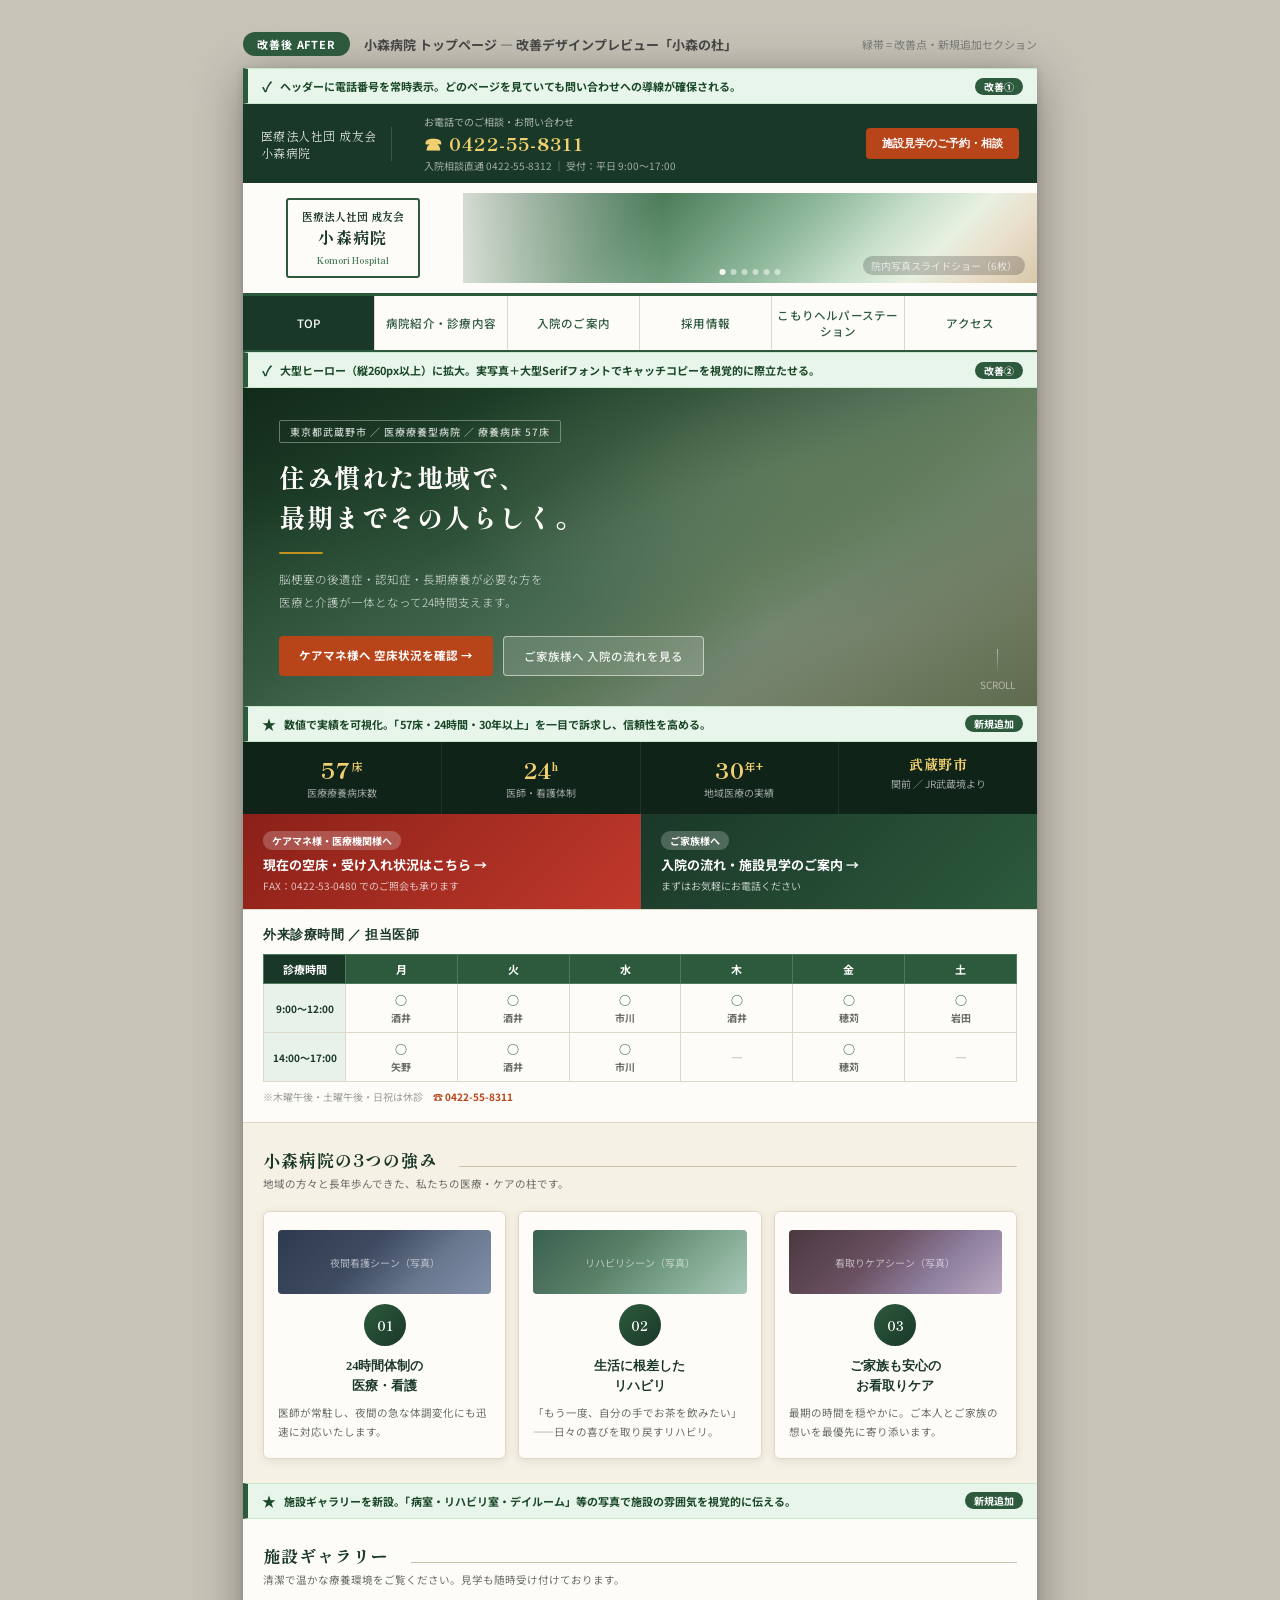
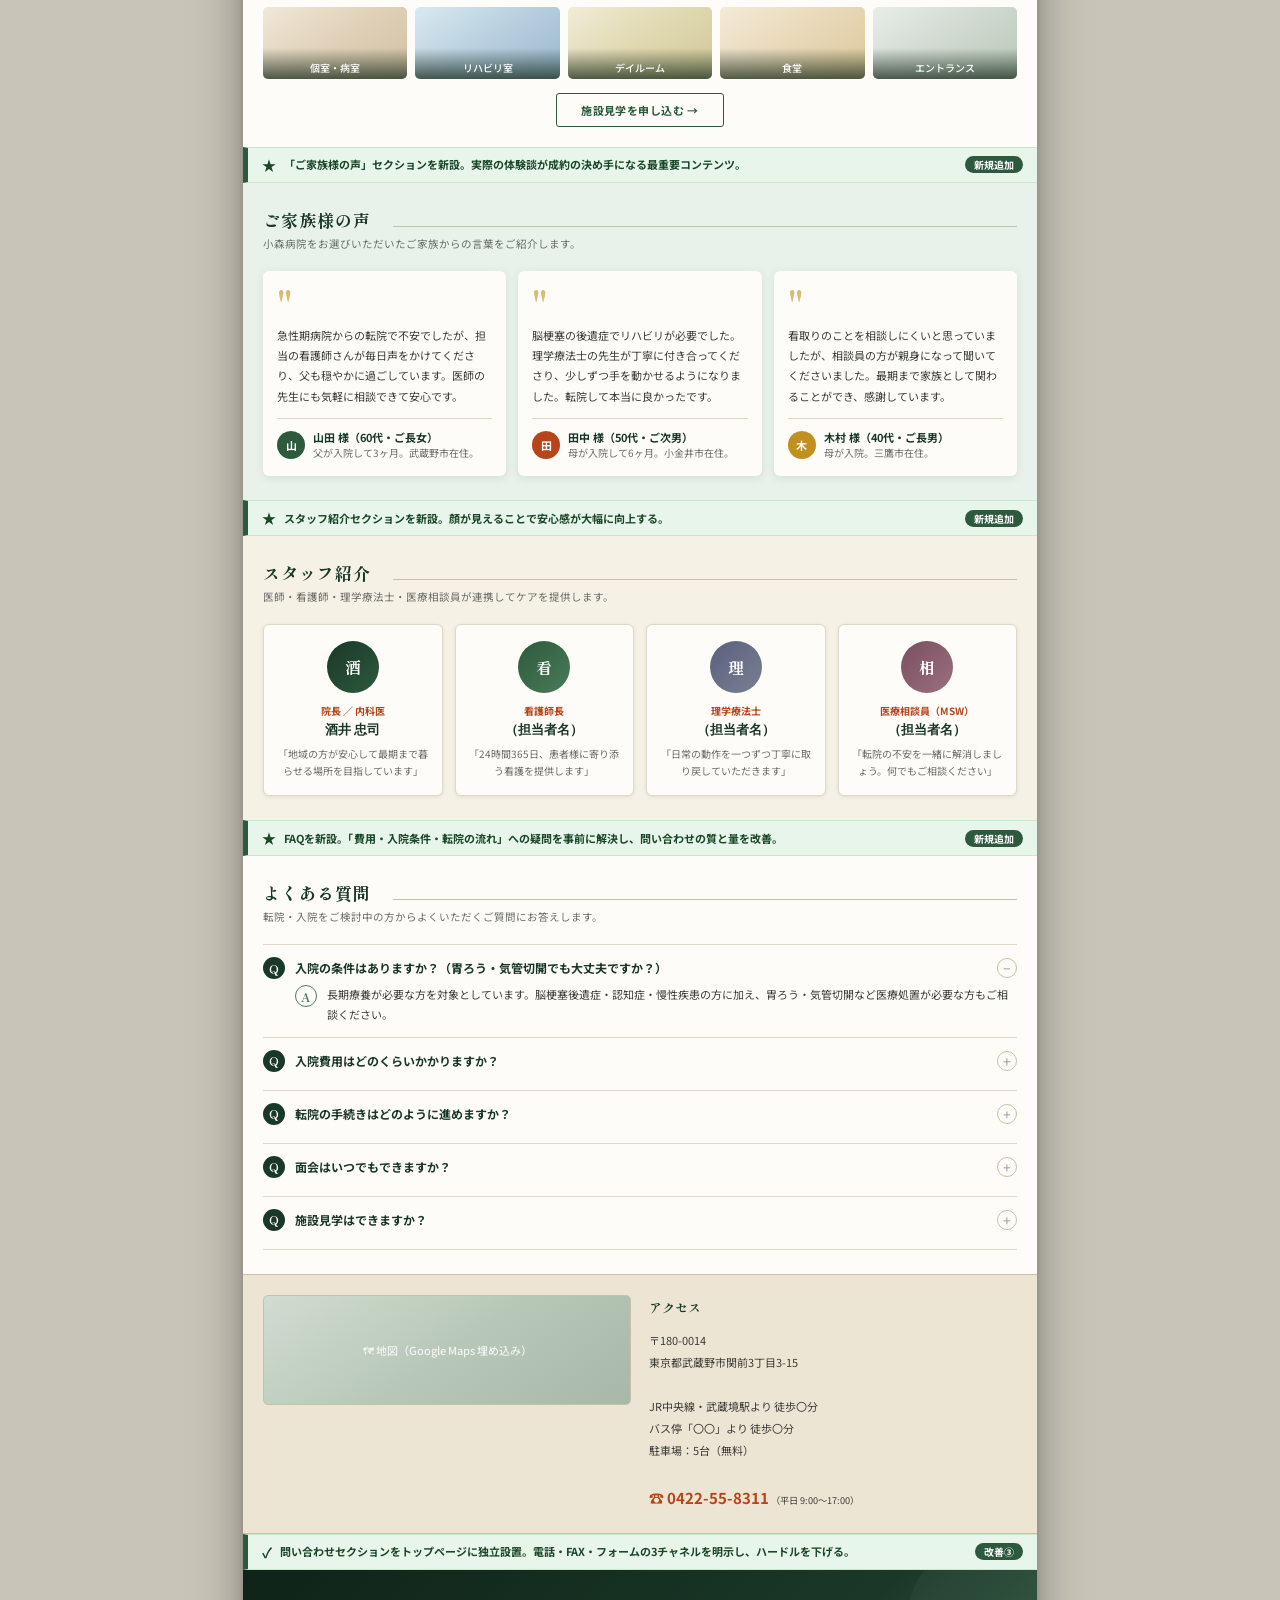
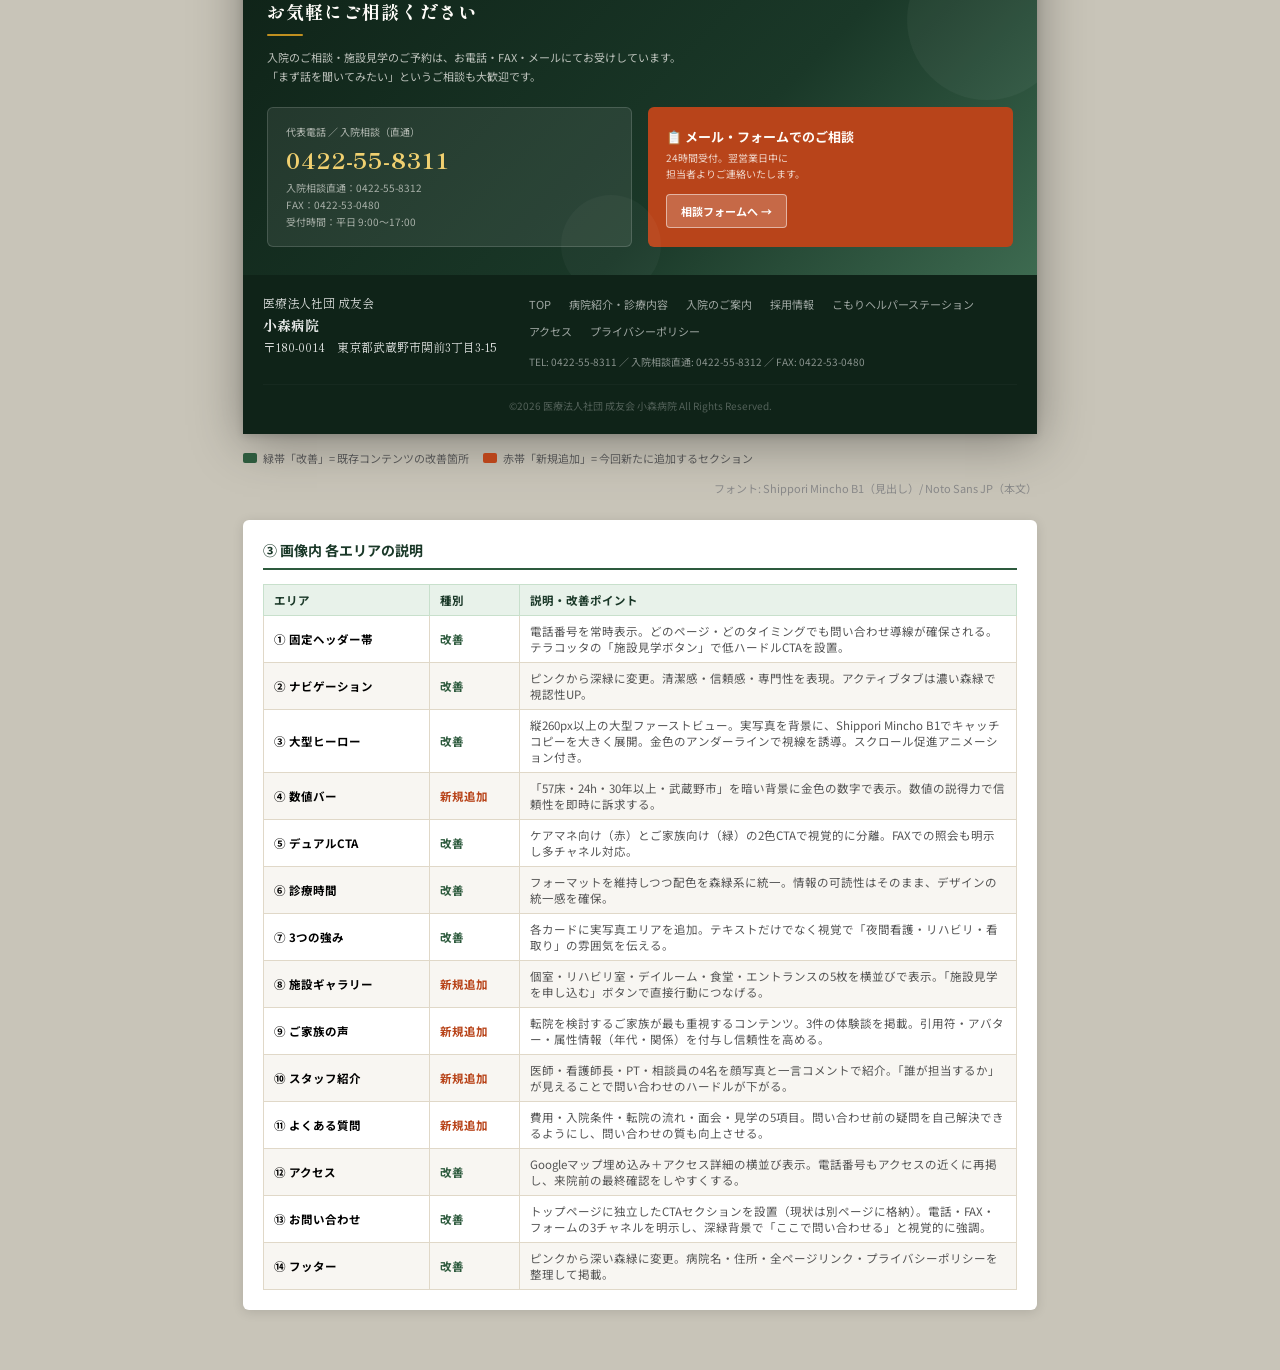
<file: A_Plan_Documents/preview_after.html>
<!DOCTYPE html>
<html lang="ja">
<head>
<meta charset="UTF-8">
<meta name="viewport" content="width=device-width, initial-scale=1.0">
<title>小森病院 トップページ 改善後プレビュー</title>
<link rel="preconnect" href="https://fonts.googleapis.com">
<link rel="preconnect" href="https://fonts.gstatic.com" crossorigin>
<link href="https://fonts.googleapis.com/css2?family=Shippori+Mincho+B1:wght@400;600;800&family=Noto+Sans+JP:wght@300;400;500;700&display=swap" rel="stylesheet">
<style>
*, *::before, *::after { box-sizing: border-box; margin: 0; padding: 0; }

:root {
  --f1: #0f2318;
  --f2: #1a3828;
  --f3: #2d5a3d;
  --f4: #4a7c59;
  --f5: #8eb89a;
  --sage: #c8e0cc;
  --sage-pale: #e8f2ea;
  --cream: #f6f1e5;
  --cream2: #ede5d4;
  --cream3: #e0d4c0;
  --terra: #b8441a;
  --terra2: #d4622e;
  --gold: #c09020;
  --gold2: #f0d070;
  --text1: #1a1e18;
  --text2: #3a3c38;
  --text3: #6a6c68;
  --text4: #9a9c98;
  --white: #fefcf8;
  --red: #c0392b;
  --border: #c8c0a8;
  --border2: #ddd8c8;
  --shadow: rgba(26,56,40,.10);
  --shadow2: rgba(26,56,40,.18);
}

body {
  background: #c8c4b8;
  font-family: 'Noto Sans JP', 'Hiragino Kaku Gothic ProN', sans-serif;
  padding: 32px 16px 60px;
}

/* ドキュメントヘッダー */
.doc-meta {
  width: 794px;
  margin: 0 auto 12px;
  display: flex;
  align-items: center;
  gap: 14px;
}
.doc-tag-after {
  background: var(--f3);
  color: #fff;
  font-size: 11px;
  font-weight: bold;
  padding: 4px 14px;
  border-radius: 20px;
  letter-spacing: .08em;
  white-space: nowrap;
}
.doc-meta-title { font-size: 13px; color: #444; font-weight: bold; }
.doc-meta-note { font-size: 11px; color: #777; margin-left: auto; }

/* A4ページフレーム */
.page {
  width: 794px;
  background: var(--cream);
  margin: 0 auto;
  box-shadow: 0 8px 48px rgba(0,0,0,.35), 0 2px 8px rgba(0,0,0,.15);
  font-size: 13px;
  color: var(--text1);
  overflow: hidden;
}

/* 改善アノテーション */
.improve-band {
  background: #e8f5ea;
  border-left: 5px solid var(--f3);
  border-top: 1px solid #c8e8cc;
  border-bottom: 1px solid #c8e8cc;
  padding: 7px 14px;
  font-size: 11px;
  color: #1a4828;
  font-weight: bold;
  display: flex;
  align-items: center;
  gap: 8px;
}
.improve-band .imp-icon { font-size: 14px; }
.improve-band .imp-text { line-height: 1.5; }
.improve-band .imp-label {
  margin-left: auto;
  background: var(--f3);
  color: #fff;
  font-size: 10px;
  padding: 1px 9px;
  border-radius: 10px;
  white-space: nowrap;
}
.new-label {
  background: var(--terra);
  color: #fff;
}

/* ================================================================
   ① ヘッダー — 電話番号を常時表示
================================================================ */
.site-header {
  background: var(--white);
  border-bottom: 3px solid var(--f3);
}
.header-top {
  display: flex;
  align-items: center;
  padding: 10px 18px;
  gap: 18px;
  background: var(--f2);
  color: rgba(255,255,255,.9);
}
.header-phone-area {
  flex: 1;
}
.header-phone-label { font-size: 10px; opacity: .7; margin-bottom: 1px; }
.header-phone-num {
  font-family: 'Shippori Mincho B1', serif;
  font-size: 18px;
  font-weight: 800;
  letter-spacing: .05em;
  color: var(--gold2);
}
.header-phone-sub { font-size: 10px; opacity: .65; margin-top: 1px; }
.header-cta-btn {
  background: var(--terra);
  color: #fff;
  font-size: 11px;
  font-weight: 700;
  padding: 8px 16px;
  border-radius: 4px;
  white-space: nowrap;
  border: none;
}
.header-logo-row {
  display: flex;
  align-items: stretch;
  min-height: 110px;
  padding: 10px 0;
  background: var(--white);
}
.header-logo-box {
  width: 220px;
  display: flex;
  align-items: center;
  justify-content: center;
  flex-shrink: 0;
  padding: 0 18px;
}
.header-logo-inner {
  border: 2px solid var(--f3);
  padding: 8px 14px;
  border-radius: 3px;
  text-align: center;
  color: var(--f2);
  font-size: 11px;
  font-weight: 700;
  line-height: 1.6;
  font-family: 'Shippori Mincho B1', serif;
}
.header-slideshow {
  flex: 1;
  background: linear-gradient(135deg, #2d5a3d 0%, #4a7c59 30%, #8eb89a 55%, #c8e0cc 70%, #e8f0e0 80%, #e8dcc8 90%, #d8c8a8 100%);
  position: relative;
  overflow: hidden;
}
.slideshow-overlay {
  position: absolute;
  inset: 0;
  background: linear-gradient(90deg, rgba(255,252,248,.8) 0%, rgba(255,252,248,0) 35%);
}
.slideshow-label {
  position: absolute;
  bottom: 8px;
  right: 12px;
  font-size: 10px;
  color: rgba(255,255,255,.7);
  background: rgba(0,0,0,.2);
  padding: 2px 8px;
  border-radius: 10px;
}
.slide-dots-row {
  position: absolute;
  bottom: 8px;
  left: 50%;
  transform: translateX(-50%);
  display: flex;
  gap: 5px;
}
.sdot { width: 6px; height: 6px; border-radius: 50%; background: rgba(255,255,255,.5); }
.sdot.active { background: rgba(255,255,255,.95); }

/* ================================================================
   ② ナビゲーション
================================================================ */
.site-nav {
  background: var(--white);
  border-bottom: 2px solid var(--f3);
  display: flex;
  box-shadow: 0 2px 6px var(--shadow);
}
.site-nav a {
  flex: 1;
  display: flex;
  align-items: center;
  justify-content: center;
  text-align: center;
  padding: 11px 3px;
  font-size: 11.5px;
  font-weight: 500;
  color: var(--f3);
  background: var(--white);
  border-right: 1px solid var(--border2);
  line-height: 1.4;
  text-decoration: none;
  letter-spacing: .02em;
}
.site-nav a.active { background: var(--f2); color: var(--white); }

/* ================================================================
   ③ ヒーローセクション — 大型・写真背景
================================================================ */
.hero {
  position: relative;
  min-height: 260px;
  display: flex;
  align-items: center;
  overflow: hidden;
}
.hero-bg {
  position: absolute;
  inset: 0;
  background:
    linear-gradient(160deg, rgba(15,35,20,.68) 0%, rgba(20,45,30,.52) 45%, rgba(26,56,40,.60) 100%),
    radial-gradient(ellipse at 72% 28%, rgba(180,210,155,.75) 0%, transparent 48%),
    radial-gradient(ellipse at 18% 75%, rgba(100,150,110,.55) 0%, transparent 42%),
    linear-gradient(148deg,
      #1a3828 0%, #2d5a3d 18%, #4a7c59 35%,
      #8eb89a 50%, #c0d8a8 62%, #e8f0d0 70%,
      #f0e8c8 78%, #e0d4a8 88%, #c8b888 100%
    );
}
.hero-content {
  position: relative;
  z-index: 2;
  padding: 32px 36px 30px;
  max-width: 580px;
}
.hero-tag {
  display: inline-block;
  font-size: 10px;
  font-weight: 500;
  color: rgba(255,255,255,.75);
  border: 1px solid rgba(255,255,255,.35);
  padding: 3px 10px;
  border-radius: 2px;
  letter-spacing: .1em;
  margin-bottom: 14px;
}
.hero-title {
  font-family: 'Shippori Mincho B1', serif;
  font-size: 26px;
  font-weight: 800;
  color: var(--white);
  line-height: 1.55;
  letter-spacing: .06em;
  margin-bottom: 8px;
}
.hero-title::after {
  content: '';
  display: block;
  width: 44px;
  height: 2px;
  background: var(--gold);
  margin-top: 14px;
  border-radius: 1px;
}
.hero-sub {
  font-size: 11.5px;
  color: rgba(255,255,255,.82);
  line-height: 2;
  margin-top: 14px;
  font-weight: 300;
}
.hero-cta-row {
  display: flex;
  gap: 10px;
  margin-top: 22px;
}
.btn-hero-primary {
  background: var(--terra);
  color: #fff;
  font-size: 11.5px;
  font-weight: 700;
  padding: 11px 20px;
  border-radius: 4px;
  text-decoration: none;
  border: none;
  display: inline-block;
}
.btn-hero-secondary {
  background: rgba(255,255,255,.15);
  border: 1.5px solid rgba(255,255,255,.55);
  color: rgba(255,255,255,.92);
  font-size: 11.5px;
  font-weight: 500;
  padding: 11px 20px;
  border-radius: 4px;
  text-decoration: none;
  display: inline-block;
}
.hero-scroll {
  position: absolute;
  bottom: 14px;
  right: 22px;
  color: rgba(255,255,255,.5);
  font-size: 10px;
  display: flex;
  flex-direction: column;
  align-items: center;
  gap: 4px;
}
.hero-scroll-line {
  width: 1px;
  height: 24px;
  background: linear-gradient(rgba(255,255,255,.5), transparent);
}

/* ================================================================
   ④ 数値バー
================================================================ */
.stats-bar {
  background: var(--f1);
  display: flex;
}
.stat-item {
  flex: 1;
  padding: 14px 12px;
  text-align: center;
  border-right: 1px solid rgba(255,255,255,.08);
  position: relative;
}
.stat-item:last-child { border-right: none; }
.stat-num {
  font-family: 'Shippori Mincho B1', serif;
  font-size: 22px;
  font-weight: 800;
  color: var(--gold2);
  letter-spacing: .03em;
  line-height: 1.2;
}
.stat-num sup { font-size: 11px; vertical-align: super; }
.stat-label { font-size: 10px; color: rgba(255,255,255,.6); margin-top: 3px; }

/* ================================================================
   ⑤ デュアルCTA
================================================================ */
.dual-cta-section { display: flex; }
.cta-care {
  flex: 1;
  background: linear-gradient(135deg, #8b2018, var(--red));
  color: #fff;
  padding: 16px 20px;
  text-decoration: none;
  border-right: 1px solid rgba(255,255,255,.15);
}
.cta-family {
  flex: 1;
  background: linear-gradient(135deg, var(--f2), var(--f3));
  color: #fff;
  padding: 16px 20px;
  text-decoration: none;
}
.cta-badge {
  display: inline-block;
  font-size: 10px;
  font-weight: 700;
  background: rgba(255,255,255,.22);
  padding: 2px 9px;
  border-radius: 9px;
  margin-bottom: 6px;
}
.cta-title { font-size: 13px; font-weight: 700; line-height: 1.4; }
.cta-sub { font-size: 10px; opacity: .72; margin-top: 4px; }

/* ================================================================
   セクション共通
================================================================ */
.section-wrap { padding: 24px 20px; background: var(--cream); }
.section-wrap.alt { background: var(--white); }
.section-wrap.dark { background: var(--f2); }

.sec-title {
  font-family: 'Shippori Mincho B1', serif;
  font-size: 17px;
  font-weight: 800;
  color: var(--f2);
  letter-spacing: .06em;
  margin-bottom: 4px;
  display: flex;
  align-items: baseline;
  gap: 10px;
}
.sec-title::after {
  content: '';
  flex: 1;
  height: 1px;
  background: var(--border);
  margin-left: 12px;
}
.sec-sub { font-size: 10.5px; color: var(--text3); margin-bottom: 18px; line-height: 1.6; }

/* ================================================================
   ⑥ 診療時間
================================================================ */
.hours-wrap { padding: 16px 20px; background: var(--white); border-top: 1px solid var(--border2); border-bottom: 1px solid var(--border2); }
.hours-title2 {
  font-family: 'Shippori Mincho B1', serif;
  font-size: 13px;
  font-weight: 600;
  color: var(--f2);
  margin-bottom: 10px;
  letter-spacing: .04em;
}
.hours-table { width: 100%; border-collapse: collapse; font-size: 11px; }
.hours-table th { background: var(--f3); color: #fff; padding: 6px 8px; border: 1px solid var(--f4); text-align: center; }
.hours-table th.th-time { background: var(--f2); width: 82px; }
.hours-table td { padding: 7px 6px; border: 1px solid var(--border2); text-align: center; }
.hours-table .td-time { background: var(--sage-pale); font-weight: 700; color: var(--f2); font-size: 10px; }
.hours-table td.open { color: var(--f3); font-weight: 700; font-size: 12px; }
.hours-table td.closed { color: var(--border); font-size: 14px; }
.hours-note2 { font-size: 10px; color: var(--text4); margin-top: 6px; line-height: 1.8; }
.hours-note2 strong { color: var(--terra); }

/* ================================================================
   ⑦ 3つの強み
================================================================ */
.strengths-grid { display: grid; grid-template-columns: repeat(3,1fr); gap: 12px; }
.strength-card {
  background: var(--white);
  border: 1px solid var(--border2);
  border-radius: 6px;
  padding: 18px 14px 16px;
  text-align: center;
  box-shadow: 0 2px 8px var(--shadow);
}
.str-num {
  width: 42px; height: 42px;
  border-radius: 50%;
  background: linear-gradient(135deg, var(--f3), var(--f2));
  color: #fff;
  font-family: 'Shippori Mincho B1', serif;
  font-size: 13px;
  font-weight: 700;
  display: flex;
  align-items: center;
  justify-content: center;
  margin: 0 auto 10px;
}
.str-head {
  font-family: 'Shippori Mincho B1', serif;
  font-size: 12.5px;
  font-weight: 600;
  color: var(--f2);
  margin-bottom: 8px;
  line-height: 1.6;
}
.str-body { font-size: 10.5px; color: var(--text3); line-height: 1.8; text-align: left; }
.str-photo {
  width: 100%;
  height: 64px;
  border-radius: 4px;
  margin-bottom: 10px;
  overflow: hidden;
}
.str-photo-1 { background: linear-gradient(135deg, #2d3a50 0%, #3d4a60 40%, #6a7890 70%, #8090a8 100%); }
.str-photo-2 { background: linear-gradient(135deg, #3a6050 0%, #5a8068 40%, #80a890 70%, #a8c8b8 100%); }
.str-photo-3 { background: linear-gradient(135deg, #4a3840 0%, #6a5060 40%, #9080a0 70%, #b8a8c0 100%); }
.str-photo-inner {
  width: 100%; height: 100%;
  display: flex;
  align-items: center;
  justify-content: center;
  color: rgba(255,255,255,.6);
  font-size: 10px;
}

/* ================================================================
   ⑧ 施設ギャラリー（NEW）
================================================================ */
.gallery-grid { display: grid; grid-template-columns: repeat(5,1fr); gap: 8px; }
.gallery-card {
  border-radius: 5px;
  overflow: hidden;
  position: relative;
}
.gallery-photo {
  height: 72px;
  width: 100%;
}
.gp-room    { background: linear-gradient(145deg, #f0e8d8, #e0d0b8, #d0c0a0); }
.gp-rehab   { background: linear-gradient(145deg, #d8eaf0, #b8cede, #98b8cc); }
.gp-day     { background: linear-gradient(145deg, #f0ecd8, #e0d8b0, #d0c898); }
.gp-dining  { background: linear-gradient(145deg, #f4ead8, #e8d8b8, #dcc898); }
.gp-enter   { background: linear-gradient(145deg, #e8ede8, #d0d8d0, #b8c8b8); }
.gallery-label {
  position: absolute;
  bottom: 0; left: 0; right: 0;
  background: linear-gradient(transparent, rgba(15,35,20,.7));
  color: #fff;
  font-size: 10px;
  font-weight: 500;
  padding: 12px 6px 4px;
  text-align: center;
}

/* ================================================================
   ⑨ ご家族様の声（NEW）
================================================================ */
.voices-section { background: var(--sage-pale); padding: 24px 20px; }
.voices-grid { display: grid; grid-template-columns: repeat(3,1fr); gap: 12px; }
.voice-card {
  background: var(--white);
  border-radius: 6px;
  padding: 16px 14px;
  box-shadow: 0 2px 8px var(--shadow);
  position: relative;
}
.voice-quote {
  font-family: 'Shippori Mincho B1', serif;
  font-size: 32px;
  font-weight: 800;
  color: var(--gold);
  line-height: 1;
  margin-bottom: 6px;
  opacity: .6;
}
.voice-text {
  font-size: 11px;
  color: var(--text2);
  line-height: 1.85;
  margin-bottom: 12px;
}
.voice-person {
  border-top: 1px solid var(--border2);
  padding-top: 10px;
  display: flex;
  align-items: center;
  gap: 8px;
}
.voice-avatar {
  width: 28px; height: 28px;
  border-radius: 50%;
  display: flex;
  align-items: center;
  justify-content: center;
  font-size: 11px;
  font-weight: 700;
  flex-shrink: 0;
  color: #fff;
}
.va1 { background: var(--f3); }
.va2 { background: var(--terra); }
.va3 { background: var(--gold); }
.voice-info { font-size: 10px; color: var(--text3); line-height: 1.5; }
.voice-info strong { display: block; color: var(--f2); font-size: 11px; }

/* ================================================================
   ⑩ スタッフ紹介（NEW）
================================================================ */
.staff-grid { display: grid; grid-template-columns: repeat(4,1fr); gap: 12px; }
.staff-card {
  background: var(--white);
  border: 1px solid var(--border2);
  border-radius: 6px;
  padding: 16px 12px;
  text-align: center;
  box-shadow: 0 1px 4px var(--shadow);
}
.staff-avatar {
  width: 52px; height: 52px;
  border-radius: 50%;
  margin: 0 auto 10px;
  display: flex;
  align-items: center;
  justify-content: center;
  font-family: 'Shippori Mincho B1', serif;
  font-size: 16px;
  font-weight: 700;
  color: #fff;
}
.sa1 { background: linear-gradient(135deg, var(--f2), var(--f3)); }
.sa2 { background: linear-gradient(135deg, var(--f3), var(--f4)); }
.sa3 { background: linear-gradient(135deg, #5a6080, #7a8090); }
.sa4 { background: linear-gradient(135deg, #7a5060, #9a7080); }
.staff-role { font-size: 10px; color: var(--terra); font-weight: 700; margin-bottom: 3px; }
.staff-name {
  font-family: 'Shippori Mincho B1', serif;
  font-size: 13px;
  font-weight: 600;
  color: var(--f2);
  margin-bottom: 6px;
}
.staff-msg { font-size: 10px; color: var(--text3); line-height: 1.7; }

/* ================================================================
   ⑪ FAQ（NEW）
================================================================ */
.faq-list { }
.faq-item {
  border-bottom: 1px solid var(--border2);
  padding: 12px 0;
}
.faq-item:first-child { border-top: 1px solid var(--border2); }
.faq-q {
  display: flex;
  align-items: flex-start;
  gap: 10px;
  margin-bottom: 6px;
}
.faq-q-mark {
  width: 22px; height: 22px;
  border-radius: 50%;
  background: var(--f2);
  color: #fff;
  font-size: 12px;
  font-weight: 700;
  display: flex;
  align-items: center;
  justify-content: center;
  flex-shrink: 0;
  font-family: 'Shippori Mincho B1', serif;
}
.faq-q-text { font-size: 12px; font-weight: 700; color: var(--f2); padding-top: 2px; line-height: 1.5; flex: 1; }
.faq-expand {
  width: 20px; height: 20px;
  border-radius: 50%;
  border: 1.5px solid var(--border);
  display: flex;
  align-items: center;
  justify-content: center;
  color: var(--text4);
  font-size: 14px;
  flex-shrink: 0;
  margin-top: 1px;
}
.faq-a {
  display: flex;
  gap: 10px;
  padding-left: 32px;
}
.faq-a-mark {
  width: 22px; height: 22px;
  border-radius: 50%;
  border: 1.5px solid var(--f4);
  color: var(--f4);
  font-size: 12px;
  font-weight: 700;
  display: flex;
  align-items: center;
  justify-content: center;
  flex-shrink: 0;
  font-family: 'Shippori Mincho B1', serif;
}
.faq-a-text { font-size: 11px; color: var(--text2); line-height: 1.8; }

/* ================================================================
   ⑫ アクセス・診療時間（簡略）
================================================================ */
.access-section {
  background: var(--cream2);
  padding: 20px;
  display: grid;
  grid-template-columns: 1fr 1fr;
  gap: 18px;
  border-top: 1px solid var(--border);
  border-bottom: 1px solid var(--border);
}
.access-map {
  background: linear-gradient(145deg, #d0dcd0, #b8c8b8, #a8b8a8);
  border-radius: 5px;
  height: 110px;
  display: flex;
  align-items: center;
  justify-content: center;
  color: rgba(255,255,255,.8);
  font-size: 11px;
  font-weight: 500;
  border: 1px solid var(--border);
}
.access-info { font-size: 11px; color: var(--text2); line-height: 2; }
.access-info h3 {
  font-family: 'Shippori Mincho B1', serif;
  font-size: 13px;
  color: var(--f2);
  margin-bottom: 8px;
}
.access-info .tel-big { font-size: 15px; font-weight: 700; color: var(--terra); }

/* ================================================================
   ⑬ お問い合わせ（強化）
================================================================ */
.contact-section {
  background: linear-gradient(135deg, var(--f1) 0%, var(--f2) 60%, #3d6a50 100%);
  padding: 28px 24px;
  color: var(--white);
  position: relative;
  overflow: hidden;
}
.contact-section::before {
  content: '';
  position: absolute;
  top: -30px; right: -30px;
  width: 160px; height: 160px;
  border-radius: 50%;
  background: rgba(255,255,255,.04);
  pointer-events: none;
}
.contact-section::after {
  content: '';
  position: absolute;
  bottom: -20px; left: 40%;
  width: 100px; height: 100px;
  border-radius: 50%;
  background: rgba(255,255,255,.03);
  pointer-events: none;
}
.contact-heading {
  font-family: 'Shippori Mincho B1', serif;
  font-size: 18px;
  font-weight: 800;
  margin-bottom: 4px;
  letter-spacing: .06em;
  position: relative;
}
.contact-heading::after {
  content: '';
  display: block;
  width: 36px;
  height: 2px;
  background: var(--gold);
  margin-top: 10px;
  border-radius: 1px;
}
.contact-sub { font-size: 11px; opacity: .72; margin: 12px 0 20px; line-height: 1.8; position: relative; }
.contact-grid { display: grid; grid-template-columns: 1fr 1fr; gap: 16px; position: relative; }
.contact-phone-box {
  background: rgba(255,255,255,.08);
  border: 1px solid rgba(255,255,255,.15);
  border-radius: 6px;
  padding: 16px 18px;
}
.contact-phone-label { font-size: 10px; opacity: .65; margin-bottom: 4px; }
.contact-phone-num {
  font-family: 'Shippori Mincho B1', serif;
  font-size: 22px;
  font-weight: 800;
  color: var(--gold2);
  letter-spacing: .04em;
}
.contact-phone-detail { font-size: 10px; opacity: .6; margin-top: 4px; line-height: 1.7; }
.contact-form-box {
  background: var(--terra);
  border-radius: 6px;
  padding: 16px 18px;
  display: flex;
  flex-direction: column;
  justify-content: center;
}
.contact-form-title { font-size: 13px; font-weight: 700; margin-bottom: 4px; }
.contact-form-sub { font-size: 10px; opacity: .8; margin-bottom: 12px; line-height: 1.6; }
.contact-form-btn {
  background: rgba(255,255,255,.2);
  border: 1.5px solid rgba(255,255,255,.5);
  color: #fff;
  font-size: 11px;
  font-weight: 700;
  padding: 8px 14px;
  border-radius: 4px;
  text-align: center;
  width: fit-content;
}

/* ================================================================
   フッター
================================================================ */
.site-footer {
  background: var(--f1);
  color: rgba(255,255,255,.7);
  padding: 18px 20px;
  font-size: 11px;
  line-height: 2.1;
}
.footer-inner {
  display: flex;
  gap: 32px;
  align-items: flex-start;
  margin-bottom: 12px;
}
.footer-logo {
  font-family: 'Shippori Mincho B1', serif;
  font-size: 12px;
  color: rgba(255,255,255,.85);
  line-height: 1.7;
  flex-shrink: 0;
}
.footer-links { display: flex; flex-wrap: wrap; gap: 4px 18px; }
.footer-links a { color: rgba(255,255,255,.6); font-size: 11px; text-decoration: none; }
.footer-copy { font-size: 10px; opacity: .4; text-align: center; border-top: 1px solid rgba(255,255,255,.08); padding-top: 10px; }
</style>
</head>
<body>

<!-- ドキュメントメタ -->
<div class="doc-meta">
  <span class="doc-tag-after">改善後 AFTER</span>
  <span class="doc-meta-title">小森病院 トップページ — 改善デザインプレビュー「小森の杜」</span>
  <span class="doc-meta-note">緑帯 = 改善点・新規追加セクション</span>
</div>

<!-- A4ページフレーム -->
<div class="page">

  <!-- ① ヘッダー：電話番号を常時表示 -->
  <div class="improve-band">
    <span class="imp-icon">✓</span>
    <span class="imp-text">ヘッダーに電話番号を常時表示。どのページを見ていても問い合わせへの導線が確保される。</span>
    <span class="imp-label">改善①</span>
  </div>

  <header class="site-header">
    <!-- 電話番号固定帯 -->
    <div class="header-top">
      <div style="font-family:'Shippori Mincho B1',serif; font-size:12px; color:rgba(255,255,255,.85); letter-spacing:.04em; padding-right:14px; border-right:1px solid rgba(255,255,255,.15);">
        医療法人社団 成友会<br>小森病院
      </div>
      <div class="header-phone-area" style="padding-left:14px;">
        <div class="header-phone-label">お電話でのご相談・お問い合わせ</div>
        <div class="header-phone-num">☎ 0422-55-8311</div>
        <div class="header-phone-sub">入院相談直通 0422-55-8312 ｜ 受付：平日 9:00〜17:00</div>
      </div>
      <button class="header-cta-btn">施設見学のご予約・相談</button>
    </div>

    <!-- ロゴ + スライドショー -->
    <div class="header-logo-row">
      <div class="header-logo-box">
        <div class="header-logo-inner">
          医療法人社団 成友会<br>
          <span style="font-size:16px; letter-spacing:.08em;">小森病院</span><br>
          <span style="font-size:9px; color:var(--f4);">Komori Hospital</span>
        </div>
      </div>
      <div class="header-slideshow">
        <div class="slideshow-overlay"></div>
        <div class="slideshow-label">院内写真スライドショー（6枚）</div>
        <div class="slide-dots-row">
          <div class="sdot active"></div><div class="sdot"></div><div class="sdot"></div>
          <div class="sdot"></div><div class="sdot"></div><div class="sdot"></div>
        </div>
      </div>
    </div>
  </header>

  <!-- ② ナビゲーション -->
  <nav class="site-nav">
    <a class="active">TOP</a>
    <a>病院紹介・診療内容</a>
    <a>入院のご案内</a>
    <a>採用情報</a>
    <a>こもりヘルパーステーション</a>
    <a>アクセス</a>
  </nav>

  <!-- ③ ヒーローセクション -->
  <div class="improve-band">
    <span class="imp-icon">✓</span>
    <span class="imp-text">大型ヒーロー（縦260px以上）に拡大。実写真＋大型Serifフォントでキャッチコピーを視覚的に際立たせる。</span>
    <span class="imp-label">改善②</span>
  </div>

  <section class="hero">
    <div class="hero-bg"></div>
    <div class="hero-content">
      <div class="hero-tag">東京都武蔵野市 ／ 医療療養型病院 ／ 療養病床 57床</div>
      <h1 class="hero-title">住み慣れた地域で、<br>最期までその人らしく。</h1>
      <p class="hero-sub">
        脳梗塞の後遺症・認知症・長期療養が必要な方を<br>
        医療と介護が一体となって24時間支えます。
      </p>
      <div class="hero-cta-row">
        <a class="btn-hero-primary">ケアマネ様へ 空床状況を確認 →</a>
        <a class="btn-hero-secondary">ご家族様へ 入院の流れを見る</a>
      </div>
    </div>
    <div class="hero-scroll">
      <div class="hero-scroll-line"></div>
      SCROLL
    </div>
  </section>

  <!-- ④ 数値バー -->
  <div class="improve-band">
    <span class="imp-icon">★</span>
    <span class="imp-text">数値で実績を可視化。「57床・24時間・30年以上」を一目で訴求し、信頼性を高める。</span>
    <span class="imp-label new-label">新規追加</span>
  </div>

  <div class="stats-bar">
    <div class="stat-item">
      <div class="stat-num">57<sup>床</sup></div>
      <div class="stat-label">医療療養病床数</div>
    </div>
    <div class="stat-item">
      <div class="stat-num">24<sup>h</sup></div>
      <div class="stat-label">医師・看護体制</div>
    </div>
    <div class="stat-item">
      <div class="stat-num">30<sup>年+</sup></div>
      <div class="stat-label">地域医療の実績</div>
    </div>
    <div class="stat-item">
      <div class="stat-num" style="font-size:14px;">武蔵野市</div>
      <div class="stat-label">関前 ／ JR武蔵境より</div>
    </div>
  </div>

  <!-- ⑤ デュアルCTA -->
  <div class="dual-cta-section">
    <a class="cta-care">
      <div class="cta-badge">ケアマネ様・医療機関様へ</div>
      <div class="cta-title">現在の空床・受け入れ状況はこちら →</div>
      <div class="cta-sub">FAX：0422-53-0480 でのご照会も承ります</div>
    </a>
    <a class="cta-family">
      <div class="cta-badge">ご家族様へ</div>
      <div class="cta-title">入院の流れ・施設見学のご案内 →</div>
      <div class="cta-sub">まずはお気軽にお電話ください</div>
    </a>
  </div>

  <!-- ⑥ 診療時間 -->
  <div class="hours-wrap">
    <div class="hours-title2">外来診療時間 ／ 担当医師</div>
    <table class="hours-table">
      <thead>
        <tr>
          <th class="th-time">診療時間</th>
          <th>月</th><th>火</th><th>水</th><th>木</th><th>金</th><th>土</th>
        </tr>
      </thead>
      <tbody>
        <tr>
          <td class="td-time">9:00〜12:00</td>
          <td class="open">○<br><small style="font-size:10px;color:var(--text3);">酒井</small></td>
          <td class="open">○<br><small style="font-size:10px;color:var(--text3);">酒井</small></td>
          <td class="open">○<br><small style="font-size:10px;color:var(--text3);">市川</small></td>
          <td class="open">○<br><small style="font-size:10px;color:var(--text3);">酒井</small></td>
          <td class="open">○<br><small style="font-size:10px;color:var(--text3);">穂苅</small></td>
          <td class="open">○<br><small style="font-size:10px;color:var(--text3);">岩田</small></td>
        </tr>
        <tr>
          <td class="td-time">14:00〜17:00</td>
          <td class="open">○<br><small style="font-size:10px;color:var(--text3);">矢野</small></td>
          <td class="open">○<br><small style="font-size:10px;color:var(--text3);">酒井</small></td>
          <td class="open">○<br><small style="font-size:10px;color:var(--text3);">市川</small></td>
          <td class="closed">－</td>
          <td class="open">○<br><small style="font-size:10px;color:var(--text3);">穂苅</small></td>
          <td class="closed">－</td>
        </tr>
      </tbody>
    </table>
    <p class="hours-note2">※木曜午後・土曜午後・日祝は休診　<strong>☎ 0422-55-8311</strong></p>
  </div>

  <!-- ⑦ 3つの強み -->
  <div class="section-wrap">
    <div class="sec-title">小森病院の3つの強み</div>
    <p class="sec-sub">地域の方々と長年歩んできた、私たちの医療・ケアの柱です。</p>
    <div class="strengths-grid">
      <div class="strength-card">
        <div class="str-photo str-photo-1">
          <div class="str-photo-inner">夜間看護シーン（写真）</div>
        </div>
        <div class="str-num">01</div>
        <h3 class="str-head">24時間体制の<br>医療・看護</h3>
        <p class="str-body">医師が常駐し、夜間の急な体調変化にも迅速に対応いたします。</p>
      </div>
      <div class="strength-card">
        <div class="str-photo str-photo-2">
          <div class="str-photo-inner">リハビリシーン（写真）</div>
        </div>
        <div class="str-num">02</div>
        <h3 class="str-head">生活に根差した<br>リハビリ</h3>
        <p class="str-body">「もう一度、自分の手でお茶を飲みたい」——日々の喜びを取り戻すリハビリ。</p>
      </div>
      <div class="strength-card">
        <div class="str-photo str-photo-3">
          <div class="str-photo-inner">看取りケアシーン（写真）</div>
        </div>
        <div class="str-num">03</div>
        <h3 class="str-head">ご家族も安心の<br>お看取りケア</h3>
        <p class="str-body">最期の時間を穏やかに。ご本人とご家族の想いを最優先に寄り添います。</p>
      </div>
    </div>
  </div>

  <!-- ⑧ 施設ギャラリー -->
  <div class="improve-band">
    <span class="imp-icon">★</span>
    <span class="imp-text">施設ギャラリーを新設。「病室・リハビリ室・デイルーム」等の写真で施設の雰囲気を視覚的に伝える。</span>
    <span class="imp-label new-label">新規追加</span>
  </div>

  <div class="section-wrap alt" style="padding-bottom:20px;">
    <div class="sec-title">施設ギャラリー</div>
    <p class="sec-sub">清潔で温かな療養環境をご覧ください。見学も随時受け付けております。</p>
    <div class="gallery-grid">
      <div class="gallery-card">
        <div class="gallery-photo gp-room"></div>
        <div class="gallery-label">個室・病室</div>
      </div>
      <div class="gallery-card">
        <div class="gallery-photo gp-rehab"></div>
        <div class="gallery-label">リハビリ室</div>
      </div>
      <div class="gallery-card">
        <div class="gallery-photo gp-day"></div>
        <div class="gallery-label">デイルーム</div>
      </div>
      <div class="gallery-card">
        <div class="gallery-photo gp-dining"></div>
        <div class="gallery-label">食堂</div>
      </div>
      <div class="gallery-card">
        <div class="gallery-photo gp-enter"></div>
        <div class="gallery-label">エントランス</div>
      </div>
    </div>
    <div style="text-align:center; margin-top:14px;">
      <a style="display:inline-block; border:1.5px solid var(--f3); color:var(--f3); font-size:11px; font-weight:700; padding:8px 24px; border-radius:3px; text-decoration:none; letter-spacing:.04em;">施設見学を申し込む →</a>
    </div>
  </div>

  <!-- ⑨ ご家族様の声 -->
  <div class="improve-band">
    <span class="imp-icon">★</span>
    <span class="imp-text">「ご家族様の声」セクションを新設。実際の体験談が成約の決め手になる最重要コンテンツ。</span>
    <span class="imp-label new-label">新規追加</span>
  </div>

  <div class="voices-section">
    <div class="sec-title" style="margin-bottom:4px;">ご家族様の声</div>
    <p class="sec-sub">小森病院をお選びいただいたご家族からの言葉をご紹介します。</p>
    <div class="voices-grid">
      <div class="voice-card">
        <div class="voice-quote">"</div>
        <p class="voice-text">急性期病院からの転院で不安でしたが、担当の看護師さんが毎日声をかけてくださり、父も穏やかに過ごしています。医師の先生にも気軽に相談できて安心です。</p>
        <div class="voice-person">
          <div class="voice-avatar va1">山</div>
          <div class="voice-info"><strong>山田 様（60代・ご長女）</strong>父が入院して3ヶ月。武蔵野市在住。</div>
        </div>
      </div>
      <div class="voice-card">
        <div class="voice-quote">"</div>
        <p class="voice-text">脳梗塞の後遺症でリハビリが必要でした。理学療法士の先生が丁寧に付き合ってくださり、少しずつ手を動かせるようになりました。転院して本当に良かったです。</p>
        <div class="voice-person">
          <div class="voice-avatar va2">田</div>
          <div class="voice-info"><strong>田中 様（50代・ご次男）</strong>母が入院して6ヶ月。小金井市在住。</div>
        </div>
      </div>
      <div class="voice-card">
        <div class="voice-quote">"</div>
        <p class="voice-text">看取りのことを相談しにくいと思っていましたが、相談員の方が親身になって聞いてくださいました。最期まで家族として関わることができ、感謝しています。</p>
        <div class="voice-person">
          <div class="voice-avatar va3">木</div>
          <div class="voice-info"><strong>木村 様（40代・ご長男）</strong>母が入院。三鷹市在住。</div>
        </div>
      </div>
    </div>
  </div>

  <!-- ⑩ スタッフ紹介 -->
  <div class="improve-band">
    <span class="imp-icon">★</span>
    <span class="imp-text">スタッフ紹介セクションを新設。顔が見えることで安心感が大幅に向上する。</span>
    <span class="imp-label new-label">新規追加</span>
  </div>

  <div class="section-wrap">
    <div class="sec-title">スタッフ紹介</div>
    <p class="sec-sub">医師・看護師・理学療法士・医療相談員が連携してケアを提供します。</p>
    <div class="staff-grid">
      <div class="staff-card">
        <div class="staff-avatar sa1">酒</div>
        <div class="staff-role">院長 ／ 内科医</div>
        <div class="staff-name">酒井 忠司</div>
        <p class="staff-msg">「地域の方が安心して最期まで暮らせる場所を目指しています」</p>
      </div>
      <div class="staff-card">
        <div class="staff-avatar sa2">看</div>
        <div class="staff-role">看護師長</div>
        <div class="staff-name">（担当者名）</div>
        <p class="staff-msg">「24時間365日、患者様に寄り添う看護を提供します」</p>
      </div>
      <div class="staff-card">
        <div class="staff-avatar sa3">理</div>
        <div class="staff-role">理学療法士</div>
        <div class="staff-name">（担当者名）</div>
        <p class="staff-msg">「日常の動作を一つずつ丁寧に取り戻していただきます」</p>
      </div>
      <div class="staff-card">
        <div class="staff-avatar sa4">相</div>
        <div class="staff-role">医療相談員（MSW）</div>
        <div class="staff-name">（担当者名）</div>
        <p class="staff-msg">「転院の不安を一緒に解消しましょう。何でもご相談ください」</p>
      </div>
    </div>
  </div>

  <!-- ⑪ よくある質問 -->
  <div class="improve-band">
    <span class="imp-icon">★</span>
    <span class="imp-text">FAQを新設。「費用・入院条件・転院の流れ」への疑問を事前に解決し、問い合わせの質と量を改善。</span>
    <span class="imp-label new-label">新規追加</span>
  </div>

  <div class="section-wrap alt">
    <div class="sec-title">よくある質問</div>
    <p class="sec-sub">転院・入院をご検討中の方からよくいただくご質問にお答えします。</p>
    <div class="faq-list">
      <div class="faq-item">
        <div class="faq-q">
          <div class="faq-q-mark">Q</div>
          <div class="faq-q-text">入院の条件はありますか？（胃ろう・気管切開でも大丈夫ですか？）</div>
          <div class="faq-expand">−</div>
        </div>
        <div class="faq-a">
          <div class="faq-a-mark">A</div>
          <div class="faq-a-text">長期療養が必要な方を対象としています。脳梗塞後遺症・認知症・慢性疾患の方に加え、胃ろう・気管切開など医療処置が必要な方もご相談ください。</div>
        </div>
      </div>
      <div class="faq-item">
        <div class="faq-q">
          <div class="faq-q-mark">Q</div>
          <div class="faq-q-text">入院費用はどのくらいかかりますか？</div>
          <div class="faq-expand">+</div>
        </div>
      </div>
      <div class="faq-item">
        <div class="faq-q">
          <div class="faq-q-mark">Q</div>
          <div class="faq-q-text">転院の手続きはどのように進めますか？</div>
          <div class="faq-expand">+</div>
        </div>
      </div>
      <div class="faq-item">
        <div class="faq-q">
          <div class="faq-q-mark">Q</div>
          <div class="faq-q-text">面会はいつでもできますか？</div>
          <div class="faq-expand">+</div>
        </div>
      </div>
      <div class="faq-item">
        <div class="faq-q">
          <div class="faq-q-mark">Q</div>
          <div class="faq-q-text">施設見学はできますか？</div>
          <div class="faq-expand">+</div>
        </div>
      </div>
    </div>
  </div>

  <!-- ⑫ アクセス -->
  <div class="access-section">
    <div>
      <div class="access-map">🗺 地図（Google Maps 埋め込み）</div>
    </div>
    <div class="access-info">
      <h3>アクセス</h3>
      〒180-0014<br>
      東京都武蔵野市関前3丁目3-15<br>
      <br>
      JR中央線・武蔵境駅より 徒歩〇分<br>
      バス停「〇〇」より 徒歩〇分<br>
      駐車場：5台（無料）<br>
      <br>
      <span class="tel-big">☎ 0422-55-8311</span>
      <small>（平日 9:00〜17:00）</small>
    </div>
  </div>

  <!-- ⑬ お問い合わせセクション（強化） -->
  <div class="improve-band">
    <span class="imp-icon">✓</span>
    <span class="imp-text">問い合わせセクションをトップページに独立設置。電話・FAX・フォームの3チャネルを明示し、ハードルを下げる。</span>
    <span class="imp-label">改善③</span>
  </div>

  <section class="contact-section">
    <h2 class="contact-heading">お気軽にご相談ください</h2>
    <p class="contact-sub">
      入院のご相談・施設見学のご予約は、お電話・FAX・メールにてお受けしています。<br>
      「まず話を聞いてみたい」というご相談も大歓迎です。
    </p>
    <div class="contact-grid">
      <div class="contact-phone-box">
        <div class="contact-phone-label">代表電話 ／ 入院相談（直通）</div>
        <div class="contact-phone-num">0422-55-8311</div>
        <div class="contact-phone-detail">
          入院相談直通：0422-55-8312<br>
          FAX：0422-53-0480<br>
          受付時間：平日 9:00〜17:00
        </div>
      </div>
      <div class="contact-form-box">
        <div class="contact-form-title">📋 メール・フォームでのご相談</div>
        <div class="contact-form-sub">
          24時間受付。翌営業日中に<br>
          担当者よりご連絡いたします。
        </div>
        <div class="contact-form-btn">相談フォームへ →</div>
      </div>
    </div>
  </section>

  <!-- フッター -->
  <footer class="site-footer">
    <div class="footer-inner">
      <div class="footer-logo">
        医療法人社団 成友会<br>
        <strong style="font-size:14px; color:rgba(255,255,255,.9);">小森病院</strong><br>
        〒180-0014　東京都武蔵野市関前3丁目3-15
      </div>
      <div>
        <div class="footer-links">
          <a>TOP</a>
          <a>病院紹介・診療内容</a>
          <a>入院のご案内</a>
          <a>採用情報</a>
          <a>こもりヘルパーステーション</a>
          <a>アクセス</a>
          <a>プライバシーポリシー</a>
        </div>
        <div style="margin-top:8px; font-size:10px; color:rgba(255,255,255,.5);">
          TEL: 0422-55-8311 ／ 入院相談直通: 0422-55-8312 ／ FAX: 0422-53-0480
        </div>
      </div>
    </div>
    <div class="footer-copy">©2026 医療法人社団 成友会 小森病院 All Rights Reserved.</div>
  </footer>

</div><!-- /page -->

<!-- 凡例 -->
<div style="width:794px; margin:16px auto 0; display:flex; flex-wrap:wrap; gap:14px; font-size:11px; color:#555;">
  <div style="display:flex; align-items:center; gap:6px;">
    <div style="width:14px; height:10px; background:#2d5a3d; border-radius:2px;"></div>
    緑帯「改善」= 既存コンテンツの改善箇所
  </div>
  <div style="display:flex; align-items:center; gap:6px;">
    <div style="width:14px; height:10px; background:#b8441a; border-radius:2px;"></div>
    赤帯「新規追加」= 今回新たに追加するセクション
  </div>
  <div style="margin-left:auto; color:#888;">
    フォント: Shippori Mincho B1（見出し）/ Noto Sans JP（本文）
  </div>
</div>

<!-- セクション説明一覧 -->
<div style="width:794px; margin:24px auto 0; background:#fff; border-radius:6px; padding:20px; box-shadow:0 2px 12px rgba(0,0,0,.12);">
  <h2 style="font-size:14px; font-weight:bold; color:#1a3828; margin-bottom:14px; padding-bottom:8px; border-bottom:2px solid #2d5a3d;">③ 画像内 各エリアの説明</h2>
  <table style="width:100%; border-collapse:collapse; font-size:11.5px;">
    <tr style="background:#e8f2ea;">
      <th style="padding:7px 10px; text-align:left; color:#1a3828; border:1px solid #c8e0cc; width:22%;">エリア</th>
      <th style="padding:7px 10px; text-align:left; color:#1a3828; border:1px solid #c8e0cc; width:12%;">種別</th>
      <th style="padding:7px 10px; text-align:left; color:#1a3828; border:1px solid #c8e0cc;">説明・改善ポイント</th>
    </tr>
    <tr>
      <td style="padding:7px 10px; border:1px solid #e0d8c8; font-weight:bold;">① 固定ヘッダー帯</td>
      <td style="padding:7px 10px; border:1px solid #e0d8c8; color:#2d5a3d; font-weight:bold;">改善</td>
      <td style="padding:7px 10px; border:1px solid #e0d8c8; color:#555;">電話番号を常時表示。どのページ・どのタイミングでも問い合わせ導線が確保される。テラコッタの「施設見学ボタン」で低ハードルCTAを設置。</td>
    </tr>
    <tr style="background:#f8f6f2;">
      <td style="padding:7px 10px; border:1px solid #e0d8c8; font-weight:bold;">② ナビゲーション</td>
      <td style="padding:7px 10px; border:1px solid #e0d8c8; color:#2d5a3d; font-weight:bold;">改善</td>
      <td style="padding:7px 10px; border:1px solid #e0d8c8; color:#555;">ピンクから深緑に変更。清潔感・信頼感・専門性を表現。アクティブタブは濃い森緑で視認性UP。</td>
    </tr>
    <tr>
      <td style="padding:7px 10px; border:1px solid #e0d8c8; font-weight:bold;">③ 大型ヒーロー</td>
      <td style="padding:7px 10px; border:1px solid #e0d8c8; color:#2d5a3d; font-weight:bold;">改善</td>
      <td style="padding:7px 10px; border:1px solid #e0d8c8; color:#555;">縦260px以上の大型ファーストビュー。実写真を背景に、Shippori Mincho B1でキャッチコピーを大きく展開。金色のアンダーラインで視線を誘導。スクロール促進アニメーション付き。</td>
    </tr>
    <tr style="background:#f8f6f2;">
      <td style="padding:7px 10px; border:1px solid #e0d8c8; font-weight:bold;">④ 数値バー</td>
      <td style="padding:7px 10px; border:1px solid #e0d8c8; color:#b8441a; font-weight:bold;">新規追加</td>
      <td style="padding:7px 10px; border:1px solid #e0d8c8; color:#555;">「57床・24h・30年以上・武蔵野市」を暗い背景に金色の数字で表示。数値の説得力で信頼性を即時に訴求する。</td>
    </tr>
    <tr>
      <td style="padding:7px 10px; border:1px solid #e0d8c8; font-weight:bold;">⑤ デュアルCTA</td>
      <td style="padding:7px 10px; border:1px solid #e0d8c8; color:#2d5a3d; font-weight:bold;">改善</td>
      <td style="padding:7px 10px; border:1px solid #e0d8c8; color:#555;">ケアマネ向け（赤）とご家族向け（緑）の2色CTAで視覚的に分離。FAXでの照会も明示し多チャネル対応。</td>
    </tr>
    <tr style="background:#f8f6f2;">
      <td style="padding:7px 10px; border:1px solid #e0d8c8; font-weight:bold;">⑥ 診療時間</td>
      <td style="padding:7px 10px; border:1px solid #e0d8c8; color:#2d5a3d; font-weight:bold;">改善</td>
      <td style="padding:7px 10px; border:1px solid #e0d8c8; color:#555;">フォーマットを維持しつつ配色を森緑系に統一。情報の可読性はそのまま、デザインの統一感を確保。</td>
    </tr>
    <tr>
      <td style="padding:7px 10px; border:1px solid #e0d8c8; font-weight:bold;">⑦ 3つの強み</td>
      <td style="padding:7px 10px; border:1px solid #e0d8c8; color:#2d5a3d; font-weight:bold;">改善</td>
      <td style="padding:7px 10px; border:1px solid #e0d8c8; color:#555;">各カードに実写真エリアを追加。テキストだけでなく視覚で「夜間看護・リハビリ・看取り」の雰囲気を伝える。</td>
    </tr>
    <tr style="background:#f8f6f2;">
      <td style="padding:7px 10px; border:1px solid #e0d8c8; font-weight:bold;">⑧ 施設ギャラリー</td>
      <td style="padding:7px 10px; border:1px solid #e0d8c8; color:#b8441a; font-weight:bold;">新規追加</td>
      <td style="padding:7px 10px; border:1px solid #e0d8c8; color:#555;">個室・リハビリ室・デイルーム・食堂・エントランスの5枚を横並びで表示。「施設見学を申し込む」ボタンで直接行動につなげる。</td>
    </tr>
    <tr>
      <td style="padding:7px 10px; border:1px solid #e0d8c8; font-weight:bold;">⑨ ご家族の声</td>
      <td style="padding:7px 10px; border:1px solid #e0d8c8; color:#b8441a; font-weight:bold;">新規追加</td>
      <td style="padding:7px 10px; border:1px solid #e0d8c8; color:#555;">転院を検討するご家族が最も重視するコンテンツ。3件の体験談を掲載。引用符・アバター・属性情報（年代・関係）を付与し信頼性を高める。</td>
    </tr>
    <tr style="background:#f8f6f2;">
      <td style="padding:7px 10px; border:1px solid #e0d8c8; font-weight:bold;">⑩ スタッフ紹介</td>
      <td style="padding:7px 10px; border:1px solid #e0d8c8; color:#b8441a; font-weight:bold;">新規追加</td>
      <td style="padding:7px 10px; border:1px solid #e0d8c8; color:#555;">医師・看護師長・PT・相談員の4名を顔写真と一言コメントで紹介。「誰が担当するか」が見えることで問い合わせのハードルが下がる。</td>
    </tr>
    <tr>
      <td style="padding:7px 10px; border:1px solid #e0d8c8; font-weight:bold;">⑪ よくある質問</td>
      <td style="padding:7px 10px; border:1px solid #e0d8c8; color:#b8441a; font-weight:bold;">新規追加</td>
      <td style="padding:7px 10px; border:1px solid #e0d8c8; color:#555;">費用・入院条件・転院の流れ・面会・見学の5項目。問い合わせ前の疑問を自己解決できるようにし、問い合わせの質も向上させる。</td>
    </tr>
    <tr style="background:#f8f6f2;">
      <td style="padding:7px 10px; border:1px solid #e0d8c8; font-weight:bold;">⑫ アクセス</td>
      <td style="padding:7px 10px; border:1px solid #e0d8c8; color:#2d5a3d; font-weight:bold;">改善</td>
      <td style="padding:7px 10px; border:1px solid #e0d8c8; color:#555;">Googleマップ埋め込み＋アクセス詳細の横並び表示。電話番号もアクセスの近くに再掲し、来院前の最終確認をしやすくする。</td>
    </tr>
    <tr>
      <td style="padding:7px 10px; border:1px solid #e0d8c8; font-weight:bold;">⑬ お問い合わせ</td>
      <td style="padding:7px 10px; border:1px solid #e0d8c8; color:#2d5a3d; font-weight:bold;">改善</td>
      <td style="padding:7px 10px; border:1px solid #e0d8c8; color:#555;">トップページに独立したCTAセクションを設置（現状は別ページに格納）。電話・FAX・フォームの3チャネルを明示し、深緑背景で「ここで問い合わせる」と視覚的に強調。</td>
    </tr>
    <tr style="background:#f8f6f2;">
      <td style="padding:7px 10px; border:1px solid #e0d8c8; font-weight:bold;">⑭ フッター</td>
      <td style="padding:7px 10px; border:1px solid #e0d8c8; color:#2d5a3d; font-weight:bold;">改善</td>
      <td style="padding:7px 10px; border:1px solid #e0d8c8; color:#555;">ピンクから深い森緑に変更。病院名・住所・全ページリンク・プライバシーポリシーを整理して掲載。</td>
    </tr>
  </table>
</div>

</body>
</html>
</file>
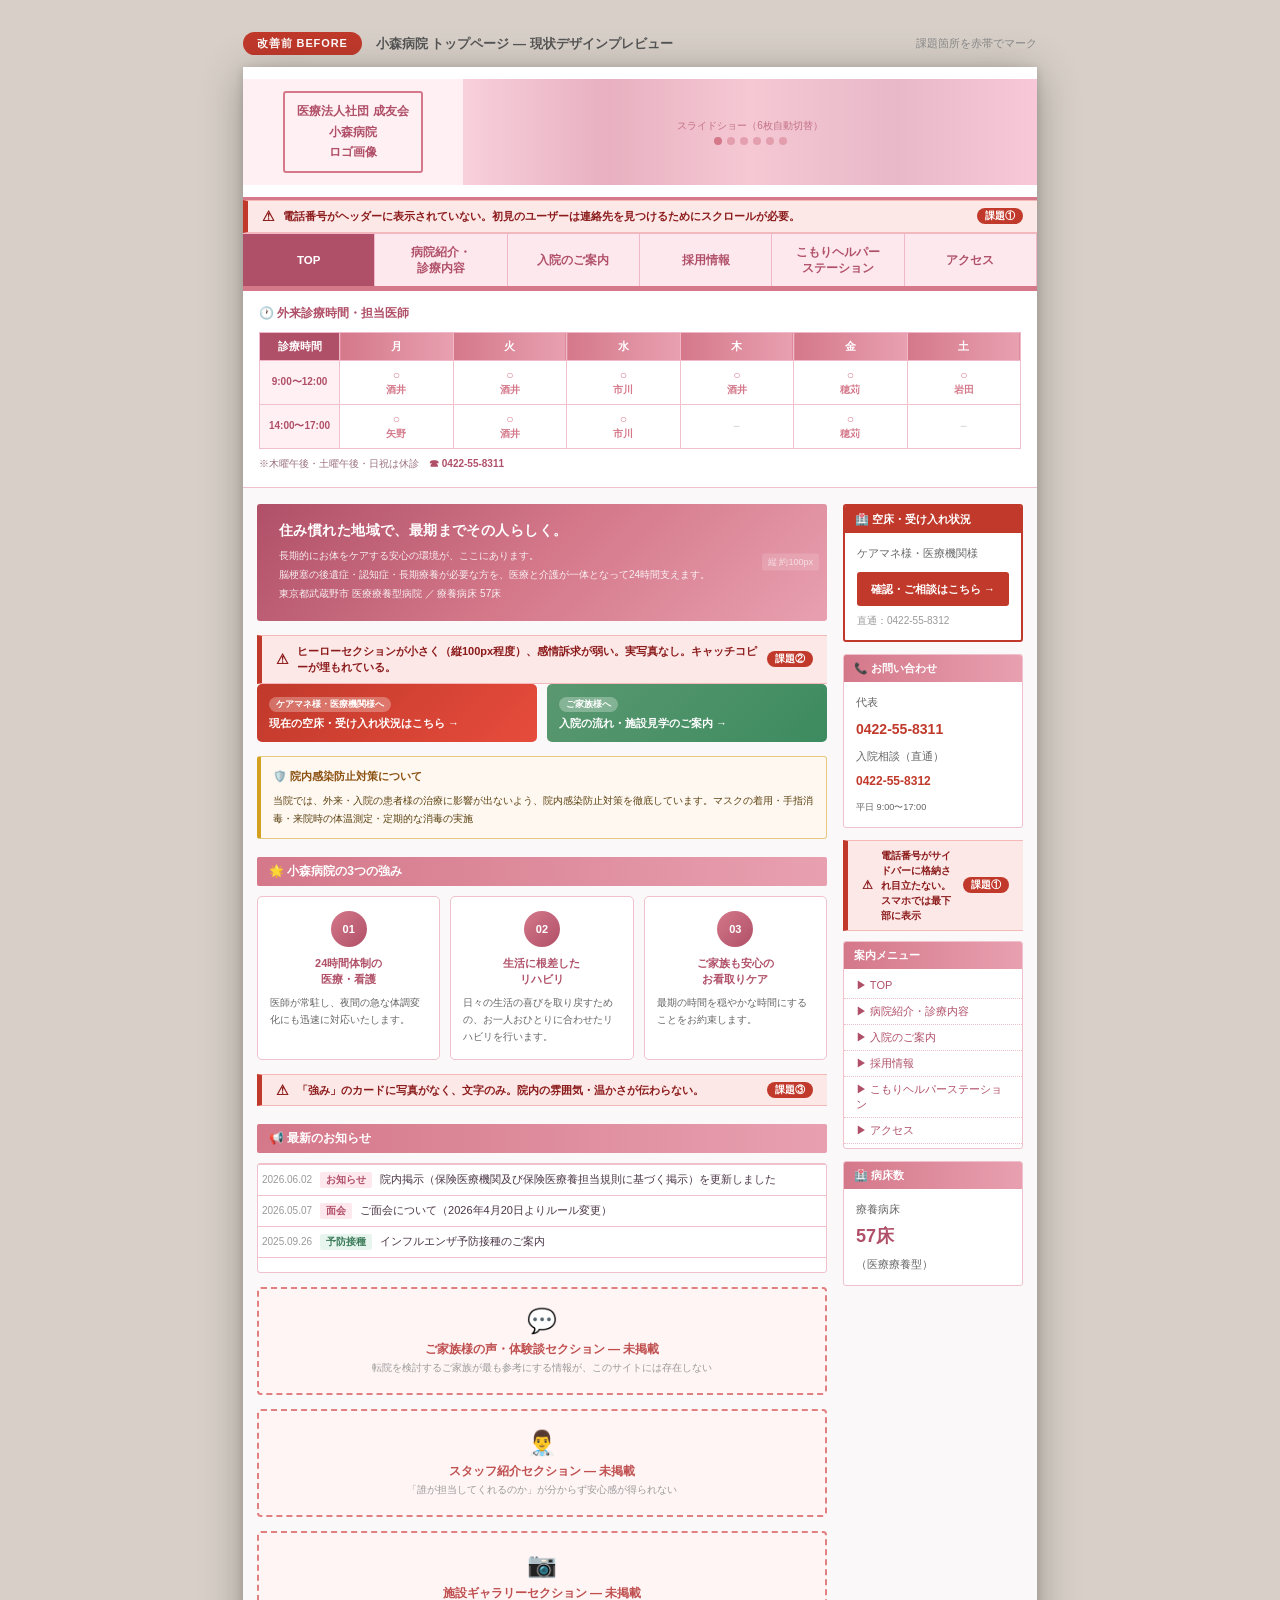
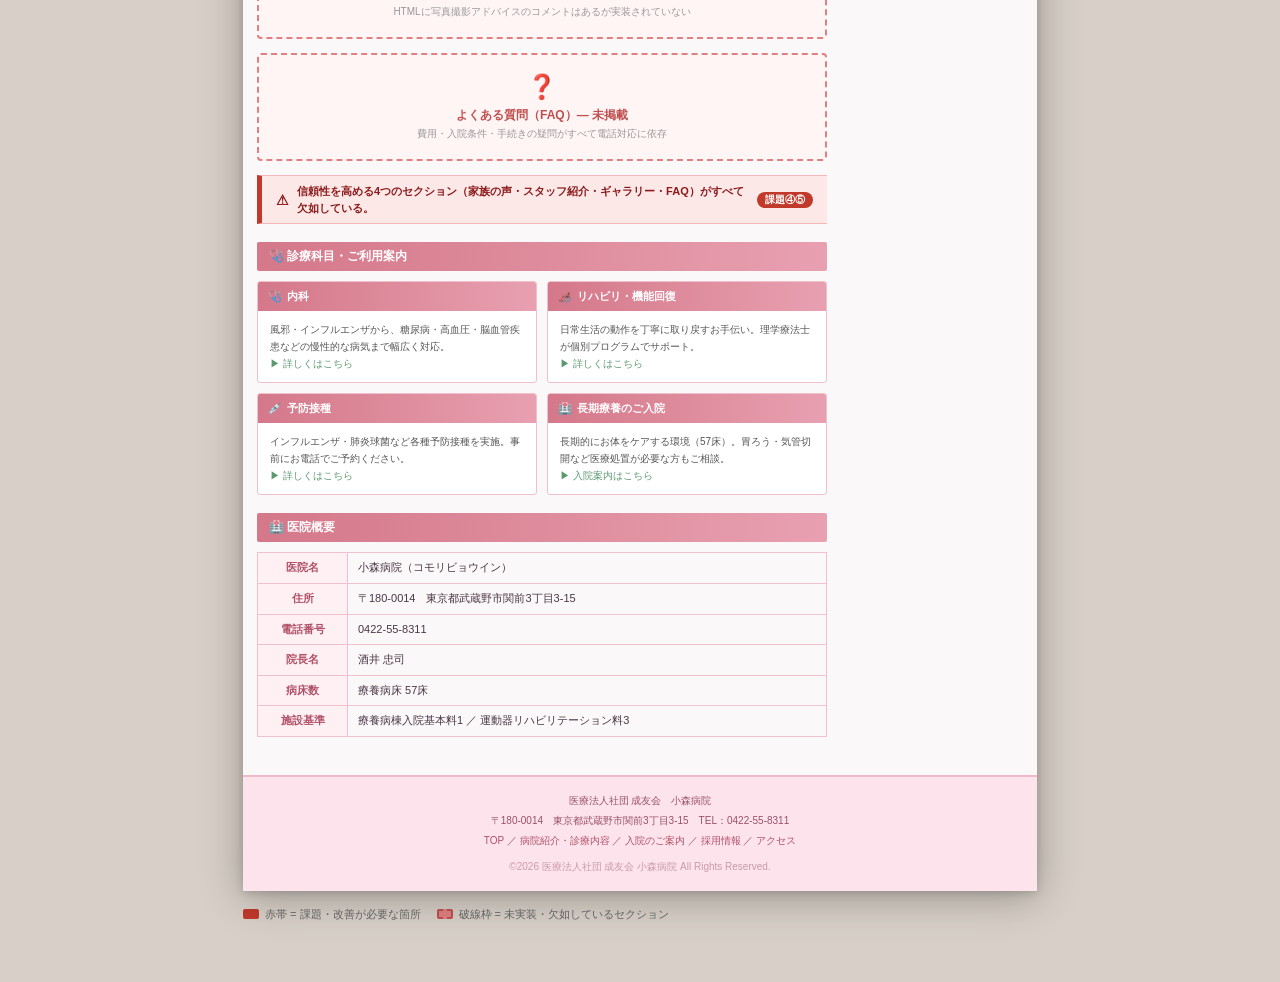
<file: A_Plan_Documents/preview_before.html>
<!DOCTYPE html>
<html lang="ja">
<head>
<meta charset="UTF-8">
<meta name="viewport" content="width=device-width, initial-scale=1.0">
<title>小森病院 トップページ 現状プレビュー（改善前）</title>
<style>
*, *::before, *::after { box-sizing: border-box; margin: 0; padding: 0; }

body {
  background: #d8d0c8;
  font-family: 'Meiryo', 'メイリオ', sans-serif;
  padding: 32px 16px 60px;
}

/* ドキュメントヘッダー */
.doc-meta {
  width: 794px;
  margin: 0 auto 12px;
  display: flex;
  align-items: center;
  gap: 14px;
}
.doc-tag-before {
  background: #c0392b;
  color: #fff;
  font-size: 11px;
  font-weight: bold;
  padding: 4px 14px;
  border-radius: 20px;
  letter-spacing: .08em;
  white-space: nowrap;
}
.doc-meta-title {
  font-size: 13px;
  color: #555;
  font-weight: bold;
}
.doc-meta-note {
  font-size: 11px;
  color: #888;
  margin-left: auto;
}

/* A4ページフレーム */
.page {
  width: 794px;
  background: #faf8f8;
  margin: 0 auto;
  box-shadow: 0 6px 40px rgba(0,0,0,0.30), 0 2px 8px rgba(0,0,0,0.15);
  position: relative;
  font-size: 13px;
  color: #4a3545;
}

/* 課題アノテーション */
.issue-band {
  background: #fde8e8;
  border-left: 5px solid #c0392b;
  border-top: 1px solid #f5b8b8;
  border-bottom: 1px solid #f5b8b8;
  padding: 7px 14px;
  font-size: 11px;
  color: #8b1a1a;
  font-weight: bold;
  display: flex;
  align-items: center;
  gap: 8px;
}
.issue-band .issue-icon { font-size: 14px; }
.issue-band .issue-text { line-height: 1.5; }
.issue-band .issue-label {
  margin-left: auto;
  background: #c0392b;
  color: #fff;
  font-size: 10px;
  padding: 1px 8px;
  border-radius: 10px;
  white-space: nowrap;
}

/* ===== サイトヘッダー ===== */
.site-header {
  background: #fff;
  border-bottom: 3px solid #d4788a;
}
.header-inner {
  display: flex;
  align-items: stretch;
  min-height: 130px;
  padding: 12px 0;
}
.header-logo-box {
  width: 220px;
  background: #fff0f3;
  display: flex;
  align-items: center;
  justify-content: center;
  font-size: 11px;
  color: #b05068;
  text-align: center;
  padding: 12px;
  line-height: 1.7;
  flex-shrink: 0;
}
.header-logo-box .logo-label {
  font-size: 12px;
  font-weight: bold;
  color: #b05068;
  border: 2px solid #d4788a;
  padding: 8px 12px;
  border-radius: 3px;
}
.header-slideshow {
  flex: 1;
  background: linear-gradient(90deg, #f8d0dc, #e8b0c0, #f5c8d4, #e8b8c8, #f8c8d8);
  display: flex;
  align-items: center;
  justify-content: center;
  flex-direction: column;
  gap: 4px;
}
.header-slideshow .slide-label {
  font-size: 10px;
  color: #b05068;
  opacity: .7;
}
.header-slideshow .slide-dots {
  display: flex;
  gap: 5px;
}
.header-slideshow .dot {
  width: 8px; height: 8px;
  border-radius: 50%;
  background: #d4788a;
  opacity: .5;
}
.header-slideshow .dot.active { opacity: 1; }

/* ===== ナビゲーション ===== */
.site-nav {
  background: #fff;
  border-bottom: 2px solid #d4788a;
  display: flex;
}
.site-nav a {
  flex: 1;
  display: flex;
  align-items: center;
  justify-content: center;
  text-align: center;
  padding: 10px 4px;
  font-size: 11.5px;
  font-weight: bold;
  color: #b05068;
  background: #fde8ee;
  border-right: 1px solid #f0b8c8;
  border-top: 1px solid #f0b8c8;
  line-height: 1.4;
  text-decoration: none;
}
.site-nav a.active { background: #b05068; color: #fff; }

/* ===== 診療時間帯 ===== */
.hours-band {
  background: #fff;
  border-top: 3px solid #d4788a;
  border-bottom: 1px solid #f0c0cc;
  padding: 14px 16px;
}
.hours-title {
  font-size: 12px;
  font-weight: bold;
  color: #b05068;
  margin-bottom: 10px;
}
.hours-table {
  width: 100%;
  border-collapse: collapse;
  font-size: 11px;
}
.hours-table th {
  background: linear-gradient(90deg,#d4788a,#e8a0b0);
  color: #fff;
  padding: 6px 8px;
  border: 1px solid #f0b8c8;
  text-align: center;
}
.hours-table td {
  padding: 7px 6px;
  border: 1px solid #f0c0cc;
  text-align: center;
  font-size: 11px;
}
.hours-table .td-time { background: #fff0f3; font-weight: bold; color: #b05068; font-size: 10px; }
.hours-table td.open { color: #d4788a; font-weight: bold; font-size: 12px; }
.hours-table td.closed { color: #ccc; font-size: 13px; }
.hours-note { font-size: 10px; color: #9a7080; margin-top: 6px; line-height: 1.8; }
.hours-note strong { color: #b05068; }

/* ===== メインレイアウト ===== */
.page-wrap { padding: 16px 14px 24px; }
.content-grid { display: flex; gap: 16px; }
.main-content { flex: 1; min-width: 0; }
.sidebar { width: 180px; flex-shrink: 0; }

/* ===== ヒーロー ===== */
.hero-banner {
  background: linear-gradient(135deg, #b05068, #d4788a, #e8a0b0);
  color: #fff;
  padding: 18px 22px;
  border-radius: 3px;
  margin-bottom: 14px;
  position: relative;
}
.hero-banner h2 { font-size: 14px; margin-bottom: 6px; letter-spacing: .03em; }
.hero-banner p { font-size: 10px; line-height: 1.9; opacity: .9; }
.hero-size-label {
  position: absolute;
  top: 50%;
  right: 8px;
  transform: translateY(-50%);
  font-size: 9px;
  background: rgba(255,255,255,.2);
  padding: 2px 6px;
  border-radius: 2px;
  opacity: .7;
}

/* ===== デュアルCTA ===== */
.dual-cta-wrap { display: flex; gap: 10px; margin-bottom: 14px; }
.dual-cta {
  flex: 1;
  padding: 11px 12px;
  border-radius: 5px;
  text-decoration: none;
}
.dual-cta--care { background: linear-gradient(135deg,#c0392b,#e74c3c); color: #fff; }
.dual-cta--family { background: linear-gradient(135deg,#5a9870,#3d8b60); color: #fff; }
.dual-cta-badge { font-size: 9px; font-weight: bold; background: rgba(255,255,255,.28); padding: 1px 7px; border-radius: 8px; display: inline-block; margin-bottom: 4px; }
.dual-cta-main { font-size: 11px; font-weight: bold; line-height: 1.4; color: #fff; display: block; }

/* ===== 感染対策 ===== */
.corona-box {
  background: #fff8f0;
  border: 1px solid #e8c880;
  border-left: 4px solid #d4a020;
  padding: 10px 12px;
  margin-bottom: 14px;
  font-size: 10px;
  line-height: 1.8;
  color: #5a4010;
  border-radius: 3px;
}
.corona-box h3 { font-size: 11px; color: #8a5010; margin-bottom: 5px; }

/* ===== セクション見出し ===== */
.section-heading {
  background: linear-gradient(90deg,#d4788a,#e8a0b0);
  color: #fff;
  padding: 6px 12px;
  font-size: 12px;
  font-weight: bold;
  border-radius: 2px;
  margin: 18px 0 10px;
}

/* ===== 3つの強み ===== */
.strengths-grid { display: grid; grid-template-columns: repeat(3,1fr); gap: 10px; margin-bottom: 14px; }
.strength-card {
  background: #fff;
  border: 1px solid #f0c0cc;
  border-radius: 5px;
  padding: 14px 12px;
  text-align: center;
}
.strength-num {
  width: 36px; height: 36px;
  border-radius: 50%;
  background: linear-gradient(135deg,#d4788a,#b05068);
  color: #fff;
  font-size: 11px;
  font-weight: bold;
  display: flex;
  align-items: center;
  justify-content: center;
  margin: 0 auto 8px;
}
.strength-heading { font-size: 11px; font-weight: bold; color: #b05068; margin-bottom: 6px; line-height: 1.5; }
.strength-desc { font-size: 10px; color: #666; line-height: 1.7; text-align: left; }

/* ===== お知らせ ===== */
.news-list { border-top: 1px solid #f0c0cc; margin-bottom: 14px; }
.news-item { display: flex; gap: 8px; align-items: baseline; padding: 7px 4px; border-bottom: 1px solid #f0c0cc; font-size: 11px; }
.news-date { color: #999; white-space: nowrap; font-size: 10px; }
.news-tag { font-size: 10px; font-weight: bold; padding: 1px 6px; border-radius: 2px; white-space: nowrap; }
.tag-info { background: #fde8ee; color: #b05068; }
.tag-care { background: #e8f5ee; color: #3a7a58; }

/* ===== 診療科目グリッド ===== */
.top-grid { display: grid; grid-template-columns: 1fr 1fr; gap: 10px; margin-bottom: 14px; }
.top-card { background: #fff; border: 1px solid #f0c0cc; border-radius: 3px; overflow: hidden; }
.top-card-head {
  background: linear-gradient(90deg,#d4788a,#e8a0b0);
  color: #fff;
  font-weight: bold;
  font-size: 11px;
  padding: 7px 10px;
  display: flex;
  align-items: center;
  gap: 5px;
}
.top-card-body { padding: 10px 12px; font-size: 10px; color: #555; line-height: 1.7; }
.top-card-body a { color: #5a9870; font-size: 10px; }

/* ===== 概要テーブル ===== */
.info-table { width: 100%; border-collapse: collapse; font-size: 11px; margin-bottom: 14px; }
.info-table th { background: #fff0f3; font-weight: bold; color: #b05068; width: 90px; white-space: nowrap; }
.info-table th, .info-table td { border: 1px solid #f0c0cc; padding: 6px 10px; vertical-align: top; line-height: 1.6; }

/* ===== サイドバー ===== */
.sidebar-box { background: #fff; border: 1px solid #f0c0cc; border-radius: 3px; margin-bottom: 12px; overflow: hidden; }
.sidebar-title { background: linear-gradient(90deg,#d4788a,#e8a0b0); color: #fff; font-weight: bold; font-size: 11px; padding: 6px 10px; }
.sidebar-info { padding: 10px 12px; font-size: 11px; color: #666; line-height: 1.9; }
.sidebar-info .big-tel { font-size: 14px; font-weight: bold; color: #c0392b; display: block; margin: 3px 0; }
.sidebar-links { list-style: none; padding: 4px 0; }
.sidebar-links li a { display: block; padding: 5px 12px; font-size: 11px; color: #b05068; border-bottom: 1px dotted #f0c0cc; }

/* ===== フッター ===== */
.site-footer { background: #fde4ec; color: #9a5068; text-align: center; padding: 14px 12px; font-size: 10px; line-height: 2; border-top: 2px solid #f0b8c8; }
.site-footer a { color: #b05068; }

/* ===== 不在セクション表示 ===== */
.missing-section {
  border: 2px dashed #e08080;
  border-radius: 4px;
  padding: 18px;
  text-align: center;
  color: #c05050;
  font-size: 11px;
  margin: 6px 0 14px;
  background: #fff5f5;
}
.missing-section .miss-icon { font-size: 24px; margin-bottom: 6px; }
.missing-section .miss-text { font-weight: bold; margin-bottom: 3px; font-size: 12px; }
.missing-section .miss-sub { color: #999; font-size: 10px; }
</style>
</head>
<body>

<!-- ドキュメントメタ -->
<div class="doc-meta">
  <span class="doc-tag-before">改善前 BEFORE</span>
  <span class="doc-meta-title">小森病院 トップページ — 現状デザインプレビュー</span>
  <span class="doc-meta-note">課題箇所を赤帯でマーク</span>
</div>

<!-- A4ページフレーム -->
<div class="page">

  <!-- ===== ヘッダー ===== -->
  <header class="site-header">
    <div class="header-inner">
      <div class="header-logo-box">
        <div class="logo-label">医療法人社団 成友会<br>小森病院<br>ロゴ画像</div>
      </div>
      <div class="header-slideshow">
        <div class="slide-label">スライドショー（6枚自動切替）</div>
        <div class="slide-dots">
          <div class="dot active"></div><div class="dot"></div><div class="dot"></div>
          <div class="dot"></div><div class="dot"></div><div class="dot"></div>
        </div>
      </div>
    </div>
  </header>

  <!-- 課題：ヘッダーに電話番号がない -->
  <div class="issue-band">
    <span class="issue-icon">⚠</span>
    <span class="issue-text">電話番号がヘッダーに表示されていない。初見のユーザーは連絡先を見つけるためにスクロールが必要。</span>
    <span class="issue-label">課題①</span>
  </div>

  <!-- ===== ナビゲーション ===== -->
  <nav class="site-nav">
    <a class="active">TOP</a>
    <a>病院紹介・<br>診療内容</a>
    <a>入院のご案内</a>
    <a>採用情報</a>
    <a>こもりヘルパー<br>ステーション</a>
    <a>アクセス</a>
  </nav>

  <!-- ===== 診療時間 ===== -->
  <div class="hours-band">
    <div class="hours-title">🕐 外来診療時間・担当医師</div>
    <table class="hours-table">
      <thead>
        <tr>
          <th style="background:#b05068; width:80px;">診療時間</th>
          <th>月</th><th>火</th><th>水</th><th>木</th><th>金</th><th>土</th>
        </tr>
      </thead>
      <tbody>
        <tr>
          <td class="td-time">9:00〜12:00</td>
          <td class="open">○<br><small>酒井</small></td>
          <td class="open">○<br><small>酒井</small></td>
          <td class="open">○<br><small>市川</small></td>
          <td class="open">○<br><small>酒井</small></td>
          <td class="open">○<br><small>穂苅</small></td>
          <td class="open">○<br><small>岩田</small></td>
        </tr>
        <tr>
          <td class="td-time">14:00〜17:00</td>
          <td class="open">○<br><small>矢野</small></td>
          <td class="open">○<br><small>酒井</small></td>
          <td class="open">○<br><small>市川</small></td>
          <td class="closed">－</td>
          <td class="open">○<br><small>穂苅</small></td>
          <td class="closed">－</td>
        </tr>
      </tbody>
    </table>
    <p class="hours-note">※木曜午後・土曜午後・日祝は休診　<strong>☎ 0422-55-8311</strong></p>
  </div>

  <!-- ===== メインコンテンツ ===== -->
  <div class="page-wrap">
    <div class="content-grid">

      <!-- メインカラム -->
      <main class="main-content">

        <!-- ヒーローバナー（現状：小さい） -->
        <div class="hero-banner">
          <span class="hero-size-label">縦 約100px</span>
          <h2>住み慣れた地域で、最期までその人らしく。</h2>
          <p>長期的にお体をケアする安心の環境が、ここにあります。<br>
          脳梗塞の後遺症・認知症・長期療養が必要な方を、医療と介護が一体となって24時間支えます。<br>
          東京都武蔵野市 医療療養型病院 ／ 療養病床 57床</p>
        </div>

        <!-- 課題：ヒーロービジュアルが弱い -->
        <div class="issue-band">
          <span class="issue-icon">⚠</span>
          <span class="issue-text">ヒーローセクションが小さく（縦100px程度）、感情訴求が弱い。実写真なし。キャッチコピーが埋もれている。</span>
          <span class="issue-label">課題②</span>
        </div>

        <!-- デュアルCTA -->
        <div class="dual-cta-wrap">
          <a class="dual-cta dual-cta--care">
            <span class="dual-cta-badge">ケアマネ様・医療機関様へ</span>
            <span class="dual-cta-main">現在の空床・受け入れ状況はこちら →</span>
          </a>
          <a class="dual-cta dual-cta--family">
            <span class="dual-cta-badge">ご家族様へ</span>
            <span class="dual-cta-main">入院の流れ・施設見学のご案内 →</span>
          </a>
        </div>

        <!-- 感染対策 -->
        <div class="corona-box">
          <h3>🛡️ 院内感染防止対策について</h3>
          当院では、外来・入院の患者様の治療に影響が出ないよう、院内感染防止対策を徹底しています。マスクの着用・手指消毒・来院時の体温測定・定期的な消毒の実施
        </div>

        <!-- 3つの強み -->
        <h2 class="section-heading">🌟 小森病院の3つの強み</h2>
        <div class="strengths-grid">
          <div class="strength-card">
            <div class="strength-num">01</div>
            <h3 class="strength-heading">24時間体制の<br>医療・看護</h3>
            <p class="strength-desc">医師が常駐し、夜間の急な体調変化にも迅速に対応いたします。</p>
          </div>
          <div class="strength-card">
            <div class="strength-num">02</div>
            <h3 class="strength-heading">生活に根差した<br>リハビリ</h3>
            <p class="strength-desc">日々の生活の喜びを取り戻すための、お一人おひとりに合わせたリハビリを行います。</p>
          </div>
          <div class="strength-card">
            <div class="strength-num">03</div>
            <h3 class="strength-heading">ご家族も安心の<br>お看取りケア</h3>
            <p class="strength-desc">最期の時間を穏やかな時間にすることをお約束します。</p>
          </div>
        </div>

        <!-- 課題：施設写真がない -->
        <div class="issue-band">
          <span class="issue-icon">⚠</span>
          <span class="issue-text">「強み」のカードに写真がなく、文字のみ。院内の雰囲気・温かさが伝わらない。</span>
          <span class="issue-label">課題③</span>
        </div>

        <!-- お知らせ -->
        <h2 class="section-heading">📢 最新のお知らせ</h2>
        <div style="background:#fff; border:1px solid #f0c0cc; border-radius:3px; margin-bottom:14px;">
          <div class="news-list">
            <div class="news-item">
              <span class="news-date">2026.06.02</span>
              <span class="news-tag tag-info">お知らせ</span>
              <span>院内掲示（保険医療機関及び保険医療養担当規則に基づく掲示）を更新しました</span>
            </div>
            <div class="news-item">
              <span class="news-date">2026.05.07</span>
              <span class="news-tag tag-info">面会</span>
              <span>ご面会について（2026年4月20日よりルール変更）</span>
            </div>
            <div class="news-item">
              <span class="news-date">2025.09.26</span>
              <span class="news-tag tag-care">予防接種</span>
              <span>インフルエンザ予防接種のご案内</span>
            </div>
          </div>
        </div>

        <!-- 「声」がないことを示す空欄 -->
        <div class="missing-section">
          <div class="miss-icon">💬</div>
          <div class="miss-text">ご家族様の声・体験談セクション — 未掲載</div>
          <div class="miss-sub">転院を検討するご家族が最も参考にする情報が、このサイトには存在しない</div>
        </div>

        <!-- 「スタッフ紹介」がないことを示す空欄 -->
        <div class="missing-section">
          <div class="miss-icon">👨‍⚕️</div>
          <div class="miss-text">スタッフ紹介セクション — 未掲載</div>
          <div class="miss-sub">「誰が担当してくれるのか」が分からず安心感が得られない</div>
        </div>

        <!-- 「ギャラリー」がないことを示す空欄 -->
        <div class="missing-section">
          <div class="miss-icon">📷</div>
          <div class="miss-text">施設ギャラリーセクション — 未掲載</div>
          <div class="miss-sub">HTMLに写真撮影アドバイスのコメントはあるが実装されていない</div>
        </div>

        <!-- 「FAQ」がないことを示す空欄 -->
        <div class="missing-section">
          <div class="miss-icon">❓</div>
          <div class="miss-text">よくある質問（FAQ）— 未掲載</div>
          <div class="miss-sub">費用・入院条件・手続きの疑問がすべて電話対応に依存</div>
        </div>

        <!-- 課題：情報不足 -->
        <div class="issue-band">
          <span class="issue-icon">⚠</span>
          <span class="issue-text">信頼性を高める4つのセクション（家族の声・スタッフ紹介・ギャラリー・FAQ）がすべて欠如している。</span>
          <span class="issue-label">課題④⑤</span>
        </div>

        <!-- 診療科目グリッド -->
        <h2 class="section-heading">🩺 診療科目・ご利用案内</h2>
        <div class="top-grid">
          <div class="top-card">
            <div class="top-card-head"><span>🩺</span> 内科</div>
            <div class="top-card-body">風邪・インフルエンザから、糖尿病・高血圧・脳血管疾患などの慢性的な病気まで幅広く対応。<br><a>▶ 詳しくはこちら</a></div>
          </div>
          <div class="top-card">
            <div class="top-card-head"><span>🦽</span> リハビリ・機能回復</div>
            <div class="top-card-body">日常生活の動作を丁寧に取り戻すお手伝い。理学療法士が個別プログラムでサポート。<br><a>▶ 詳しくはこちら</a></div>
          </div>
          <div class="top-card">
            <div class="top-card-head"><span>💉</span> 予防接種</div>
            <div class="top-card-body">インフルエンザ・肺炎球菌など各種予防接種を実施。事前にお電話でご予約ください。<br><a>▶ 詳しくはこちら</a></div>
          </div>
          <div class="top-card">
            <div class="top-card-head"><span>🏥</span> 長期療養のご入院</div>
            <div class="top-card-body">長期的にお体をケアする環境（57床）。胃ろう・気管切開など医療処置が必要な方もご相談。<br><a>▶ 入院案内はこちら</a></div>
          </div>
        </div>

        <!-- 医院概要 -->
        <h2 class="section-heading">🏥 医院概要</h2>
        <table class="info-table">
          <tr><th>医院名</th><td>小森病院（コモリビョウイン）</td></tr>
          <tr><th>住所</th><td>〒180-0014　東京都武蔵野市関前3丁目3-15</td></tr>
          <tr><th>電話番号</th><td>0422-55-8311</td></tr>
          <tr><th>院長名</th><td>酒井 忠司</td></tr>
          <tr><th>病床数</th><td>療養病床 57床</td></tr>
          <tr><th>施設基準</th><td>療養病棟入院基本料1 ／ 運動器リハビリテーション料3</td></tr>
        </table>

      </main><!-- /main-content -->

      <!-- サイドバー -->
      <aside class="sidebar">

        <div class="sidebar-box" style="border: 2px solid #c0392b;">
          <div class="sidebar-title" style="background:#c0392b;">🏥 空床・受け入れ状況</div>
          <div class="sidebar-info">
            ケアマネ様・医療機関様<br>
            <a style="display:block; background:#c0392b; color:#fff; text-align:center; padding:7px; border-radius:3px; margin-top:8px; font-size:11px; font-weight:bold; text-decoration:none;">確認・ご相談はこちら →</a>
            <small style="display:block; margin-top:5px; color:#999; font-size:10px;">直通：0422-55-8312</small>
          </div>
        </div>

        <div class="sidebar-box">
          <div class="sidebar-title">📞 お問い合わせ</div>
          <div class="sidebar-info">
            代表
            <span class="big-tel">0422-55-8311</span>
            入院相談（直通）
            <span class="big-tel" style="font-size:12px;">0422-55-8312</span>
            <small>平日 9:00〜17:00</small>
          </div>
        </div>

        <!-- 課題：電話番号がサイドバーに隠れている -->
        <div class="issue-band" style="font-size:10px; margin-bottom:10px;">
          <span class="issue-icon" style="font-size:12px;">⚠</span>
          <span class="issue-text">電話番号がサイドバーに格納され目立たない。スマホでは最下部に表示</span>
          <span class="issue-label">課題①</span>
        </div>

        <div class="sidebar-box">
          <div class="sidebar-title">案内メニュー</div>
          <ul class="sidebar-links">
            <li><a>▶ TOP</a></li>
            <li><a>▶ 病院紹介・診療内容</a></li>
            <li><a>▶ 入院のご案内</a></li>
            <li><a>▶ 採用情報</a></li>
            <li><a>▶ こもりヘルパーステーション</a></li>
            <li><a>▶ アクセス</a></li>
          </ul>
        </div>

        <div class="sidebar-box">
          <div class="sidebar-title">🏥 病床数</div>
          <div class="sidebar-info">
            療養病床<br>
            <strong style="font-size:18px; color:#b05068;">57床</strong><br>
            （医療療養型）
          </div>
        </div>

      </aside><!-- /sidebar -->

    </div><!-- /content-grid -->
  </div><!-- /page-wrap -->

  <!-- ===== フッター ===== -->
  <footer class="site-footer">
    <p>医療法人社団 成友会　小森病院</p>
    <p>〒180-0014　東京都武蔵野市関前3丁目3-15　TEL：0422-55-8311</p>
    <p><a>TOP</a> ／ <a>病院紹介・診療内容</a> ／ <a>入院のご案内</a> ／ <a>採用情報</a> ／ <a>アクセス</a></p>
    <p style="font-size:10px; opacity:.5; margin-top:6px;">©2026 医療法人社団 成友会 小森病院 All Rights Reserved.</p>
  </footer>

</div><!-- /page -->

<!-- 凡例 -->
<div style="width:794px; margin:16px auto 0; display:flex; align-items:center; gap:16px; font-size:11px; color:#666;">
  <div style="display:flex; align-items:center; gap:6px;">
    <div style="width:16px; height:10px; background:#c0392b; border-radius:2px;"></div>
    赤帯 = 課題・改善が必要な箇所
  </div>
  <div style="display:flex; align-items:center; gap:6px;">
    <div style="width:16px; height:10px; background:#e08080; border:2px dashed #c05050; border-radius:2px;"></div>
    破線枠 = 未実装・欠如しているセクション
  </div>
</div>

</body>
</html>
</file>
<file: style.css>
/* ============================================
   小森病院 共通スタイルシート
   医療法人社団 成友会
   配色：ソフトピンク × ソフトグリーン
============================================ */

/*
  カラーパレット
  ─────────────────────────────
  ピンク系
    Deep  : #b05068  (濃いローズ　見出し文字など)
    Main  : #d4788a  (メインピンク　ヘッダー帯・アクセント)
    Light : #f5c8d4  (薄ピンク　ボーダー・ホバー)
    Pale  : #fff0f3  (極薄ピンク　テーブルセル背景)
  グリーン系
    Deep  : #3a7a58  (濃いグリーン　リンクホバー)
    Main  : #5a9870  (メイングリーン　リンク・アクセント)
    Light : #c0dcc8  (薄グリーン　ボーダー)
    Pale  : #eef7f2  (極薄グリーン　交互行)
  中間
    Text  : #4a3545  (温かみのある黒)
    BG    : #faf8f8  (ページ背景)
  フッター
    Footer: #fde4ec  (淡いピンク)
*/

*, *::before, *::after { box-sizing: border-box; margin: 0; padding: 0; }

body {
  font-family: 'Meiryo', 'メイリオ', 'Hiragino Kaku Gothic ProN', sans-serif;
  font-size: 14px;
  color: #4a3545;
  background: #faf8f8;
  min-width: 760px;
}

a { color: #5a9870; text-decoration: none; }
a:hover { text-decoration: underline; color: #3a7a58; }
img { max-width: 100%; display: block; }

/* ============================================
   ① ロゴ帯（ヘッダー）
============================================ */
.site-header {
  background: #fff;
  border-bottom: 3px solid #d4788a;
  width: 100%;
}

.header-inner {
  max-width: 900px;
  margin: 0 auto;
  display: flex;
  align-items: stretch;
  min-height: 160px;
  padding-top: 1em;     /* PC表示：ヘッダー上余白 */
  padding-bottom: 1em;  /* PC表示：ヘッダー下余白 */
}

/* 左側：ロゴ画像 */
.header-logo {
  flex: 0 0 auto;
  padding: 0;
  overflow: hidden;
  display: flex;
  align-items: stretch;
}

.header-logo img {
  display: block;
  height: 160px;
  width: auto;
}

/* 右側：病院外観写真 */
.header-photo {
  flex: 1;
  overflow: hidden;
  background: #f5c8d4;
}

.header-photo img {
  display: block;
  width: 100%;
  height: 160px;
  object-fit: cover;
  object-position: center center;
}

/* ============================================
   ② ナビゲーション（6タブ）
============================================ */
.site-nav {
  background: #fff;
  border-bottom: 2px solid #d4788a;
}

.nav-inner {
  max-width: 900px;
  margin: 0 auto;
  display: flex;
}

.nav-inner a {
  flex: 1;
  display: flex;
  align-items: center;
  justify-content: center;
  text-align: center;
  padding: 11px 4px;
  font-size: 13px;
  font-weight: bold;
  color: #b05068;
  background: #fde8ee;
  border-right: 1px solid #f0b8c8;
  border-top: 1px solid #f0b8c8;
  border-bottom: 1px solid #f0b8c8;
  line-height: 1.45;
  text-decoration: none;
  transition: background 0.15s, color 0.15s;
  min-height: 46px;
}

.nav-inner a:first-child {
  border-left: 1px solid #f0b8c8;
}

.nav-inner a:hover {
  background: #d4788a;
  color: #fff;
  text-decoration: none;
}

.nav-inner a.active {
  background: #b05068;
  color: #fff;
  cursor: default;
}

/* ============================================
   ③ ページ共通レイアウト
============================================ */
.page-wrap {
  max-width: 900px;
  margin: 26px auto 52px;
  padding: 0 16px;
}

.breadcrumb {
  font-size: 12px;
  color: #999;
  margin-bottom: 16px;
}
.breadcrumb a { color: #d4788a; }
.breadcrumb span { margin: 0 5px; }

.page-title {
  font-size: 20px;
  font-weight: bold;
  color: #b05068;
  border-left: 5px solid #d4788a;
  padding: 6px 0 6px 14px;
  margin-bottom: 24px;
  background: linear-gradient(to right, #fff0f3, transparent);
}

.content-grid {
  display: flex;
  gap: 24px;
  align-items: flex-start;
}

.main-content { flex: 1; min-width: 0; }

.sidebar {
  flex-shrink: 0;
  width: 200px;
}

/* ============================================
   ④ メインコンテンツ 共通部品
============================================ */
.section-heading {
  font-size: 15px;
  font-weight: bold;
  color: #fff;
  background: linear-gradient(90deg, #d4788a, #e8a0b0);
  padding: 8px 14px;
  margin: 26px 0 14px;
  border-radius: 3px;
}
.section-heading:first-child { margin-top: 0; }

.sub-heading {
  font-size: 14px;
  font-weight: bold;
  color: #b05068;
  border-bottom: 2px solid #d4788a;
  padding-bottom: 5px;
  margin: 20px 0 10px;
}

.body-text {
  line-height: 1.9;
  color: #555;
  margin-bottom: 14px;
}

.card {
  background: #fff;
  border: 1px solid #f0c0cc;
  border-radius: 4px;
  padding: 18px 22px;
  margin-bottom: 18px;
  box-shadow: 0 1px 4px rgba(180,100,120,0.07);
}

.info-table {
  width: 100%;
  border-collapse: collapse;
  margin-bottom: 18px;
  background: #fff;
}

.info-table th, .info-table td {
  border: 1px solid #f0c0cc;
  padding: 9px 14px;
  font-size: 13px;
  vertical-align: top;
  line-height: 1.75;
}

.info-table th {
  background: #fff0f3;
  font-weight: bold;
  color: #b05068;
  white-space: nowrap;
  width: 140px;
}

.check-list {
  list-style: none;
  margin-bottom: 14px;
}

.check-list li {
  padding: 5px 0 5px 22px;
  position: relative;
  line-height: 1.75;
  color: #555;
  border-bottom: 1px dotted #f0c0cc;
}

.check-list li::before {
  content: '▶';
  position: absolute; left: 0;
  color: #5a9870; font-size: 10px; top: 8px;
}

.note {
  font-size: 12px;
  color: #777;
  background: #fff8f8;
  border: 1px dashed #f0c0cc;
  padding: 10px 14px;
  border-radius: 3px;
  line-height: 1.8;
  margin-top: 10px;
}

/* ステップ表示 */
.step-flow {
  display: flex;
  flex-direction: column;
  gap: 0;
  margin-bottom: 18px;
}

.step-item {
  display: flex;
  gap: 14px;
  align-items: flex-start;
  padding-bottom: 20px;
  position: relative;
}

.step-item:not(:last-child)::after {
  content: '';
  position: absolute;
  left: 17px; top: 38px; bottom: 0;
  width: 2px;
  background: #f5c8d4;
}

.step-num {
  flex-shrink: 0;
  width: 36px; height: 36px;
  border-radius: 50%;
  background: #d4788a;
  color: #fff;
  font-weight: bold; font-size: 16px;
  display: flex; align-items: center; justify-content: center;
  position: relative; z-index: 1;
}

.step-body { padding-top: 5px; }
.step-body strong { font-size: 14px; color: #b05068; display: block; margin-bottom: 4px; }
.step-body p { font-size: 13px; color: #666; }

/* お知らせリスト */
.news-list { border-top: 1px solid #f0c0cc; }

.news-item {
  display: flex;
  gap: 12px;
  align-items: baseline;
  padding: 10px 4px;
  border-bottom: 1px solid #f0c0cc;
  font-size: 13px;
}

.news-date { color: #999; white-space: nowrap; font-size: 12px; }

.news-tag {
  font-size: 11px; font-weight: bold;
  padding: 1px 8px;
  border-radius: 2px; white-space: nowrap;
}
.tag-info    { background: #fde8ee; color: #b05068; }
.tag-care    { background: #e8f5ee; color: #3a7a58; }
.tag-recruit { background: #fef0e0; color: #9a5010; }
.tag-event   { background: #f8e8f8; color: #7a4080; }
.tag-notice  { background: #f8f0e8; color: #8a6010; }

/* ============================================
   ⑤ サイドバー
============================================ */
.sidebar-box {
  background: #fff;
  border: 1px solid #f0c0cc;
  border-radius: 4px;
  margin-bottom: 16px;
  overflow: hidden;
}

.sidebar-title {
  background: linear-gradient(90deg, #d4788a, #e8a0b0);
  color: #fff;
  font-weight: bold;
  font-size: 13px;
  padding: 8px 12px;
}

.sidebar-links { list-style: none; padding: 6px 0; }

.sidebar-links li a {
  display: block;
  padding: 7px 14px;
  font-size: 13px;
  color: #b05068;
  border-bottom: 1px dotted #f0c0cc;
  transition: background .1s;
}
.sidebar-links li:last-child a { border-bottom: none; }
.sidebar-links li a:hover { background: #fff0f3; text-decoration: none; }

.sidebar-info {
  padding: 12px 14px;
  font-size: 12px;
  color: #666;
  line-height: 2;
}

.sidebar-info .big-tel {
  font-size: 17px;
  font-weight: bold;
  color: #c0392b;
  display: block;
  margin: 4px 0 2px;
}

/* ============================================
   ⑥ トップページ専用
============================================ */
.hero-banner {
  background: linear-gradient(135deg, #b05068 0%, #d4788a 55%, #e8a0b0 100%);
  color: #fff;
  padding: 24px 28px;
  border-radius: 4px;
  margin-bottom: 22px;
}

.hero-banner h2 {
  font-size: 17px; font-weight: bold;
  margin-bottom: 8px; letter-spacing: 0.04em;
}

.hero-banner p { font-size: 13px; line-height: 2; opacity: .9; }

/* コロナ対策ボックス */
.corona-box {
  background: #fff8f0;
  border: 1px solid #e8c880;
  border-left: 5px solid #d4a020;
  border-radius: 4px;
  padding: 16px 18px;
  margin-bottom: 22px;
  font-size: 13px;
  line-height: 2;
  color: #5a4010;
}

.corona-box h3 { font-size: 14px; color: #8a5010; margin-bottom: 8px; }

/* トップグリッド */
.top-grid {
  display: grid;
  grid-template-columns: 1fr 1fr;
  gap: 16px;
  margin-bottom: 22px;
}

.top-card {
  background: #fff;
  border: 1px solid #f0c0cc;
  border-radius: 4px;
  overflow: hidden;
  box-shadow: 0 1px 4px rgba(180,100,120,0.07);
}

.top-card-head {
  background: linear-gradient(90deg, #d4788a, #e8a0b0);
  color: #fff; font-weight: bold; font-size: 14px;
  padding: 9px 14px;
  display: flex; align-items: center; gap: 7px;
}

.top-card-body {
  padding: 13px 16px;
  font-size: 13px; color: #555; line-height: 1.85;
}

.top-card-body a { color: #5a9870; font-weight: bold; font-size: 13px; }

/* 外来担当表 */
.doctor-table {
  width: 100%;
  border-collapse: collapse;
  font-size: 13px;
  background: #fff;
  margin-bottom: 10px;
}

.doctor-table th, .doctor-table td {
  border: 1px solid #f0c0cc;
  padding: 8px 12px;
  text-align: center;
  vertical-align: middle;
}

.doctor-table thead th {
  background: #fff0f3;
  font-weight: bold;
  color: #b05068;
}

.doctor-table .time-col { background: #fff8fa; font-weight: bold; color: #b05068; }

/* ============================================
   ⑦ フッター
============================================ */
.site-footer {
  background: #fde4ec;
  color: #9a5068;
  text-align: center;
  padding: 18px 16px;
  font-size: 12px;
  line-height: 2.2;
  border-top: 2px solid #f0b8c8;
}

.site-footer a { color: #b05068; }
.site-footer a:hover { color: #8a3050; }

/* ============================================
   レスポンシブ（スマホ）
============================================ */
@media (max-width: 760px) {
  body { min-width: auto; }
  .header-inner { flex-direction: column; }
  .header-photo { width: 100%; height: 130px; }
  .nav-inner { flex-wrap: wrap; }
  .nav-inner a {
    flex: 0 0 33.333%;
    border-left: 1px solid #f0b8c8;
    font-size: 11px;
    padding: 9px 2px;
    min-height: 42px;
  }
  .content-grid { flex-direction: column; }
  .sidebar { width: 100%; }
  .top-grid { grid-template-columns: 1fr; }
}
</file>
